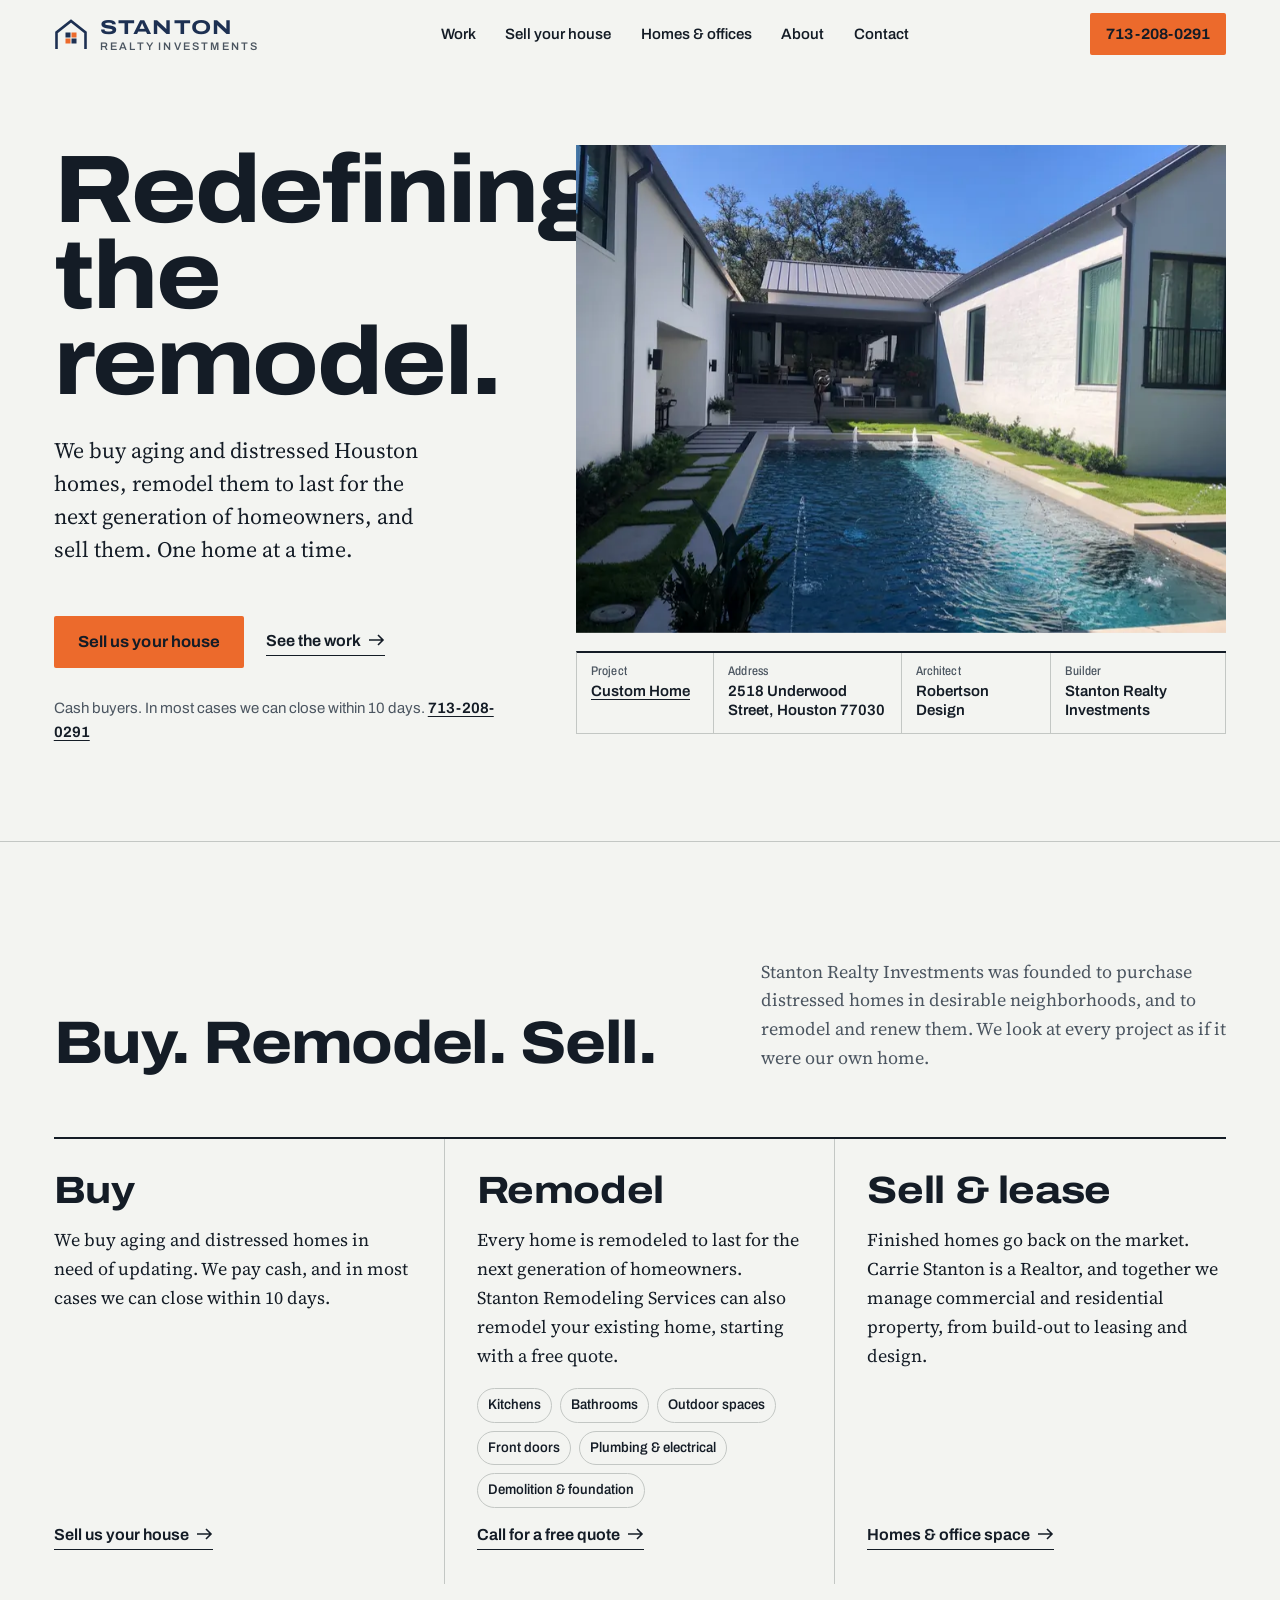
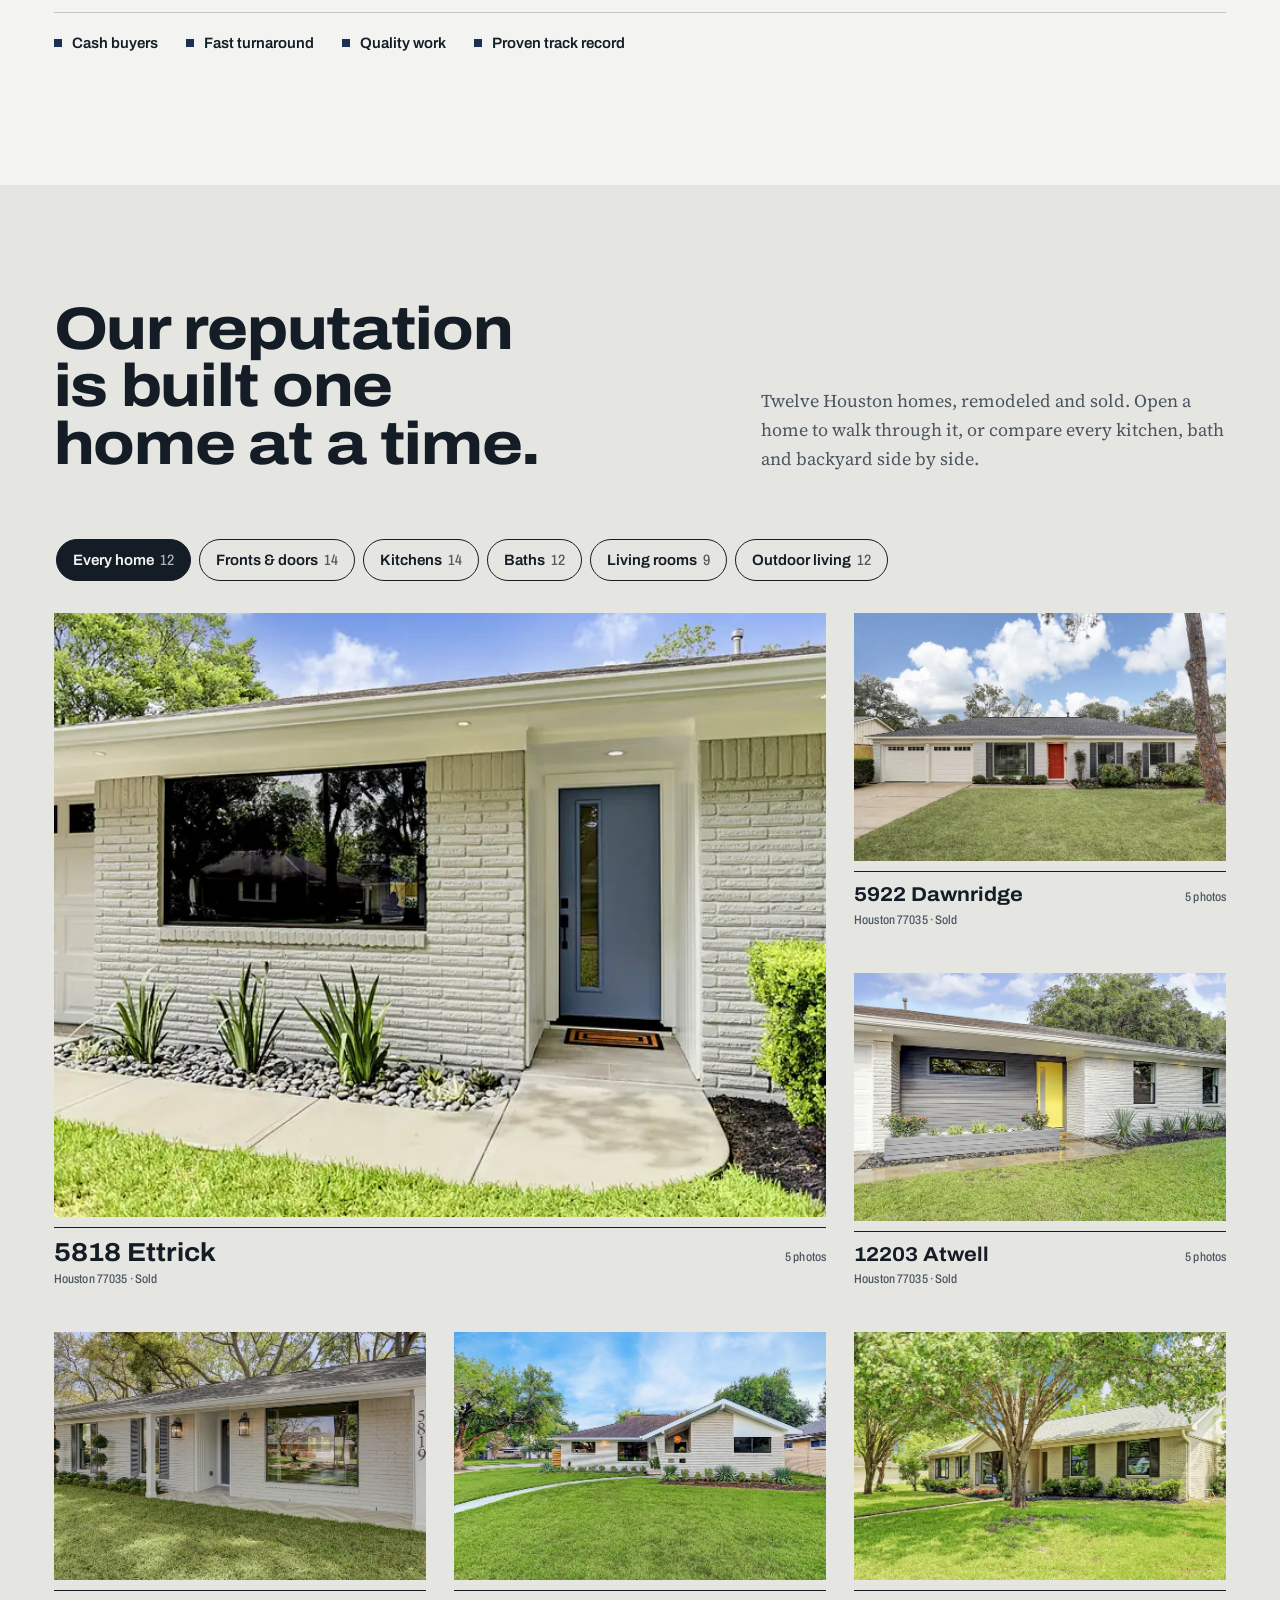
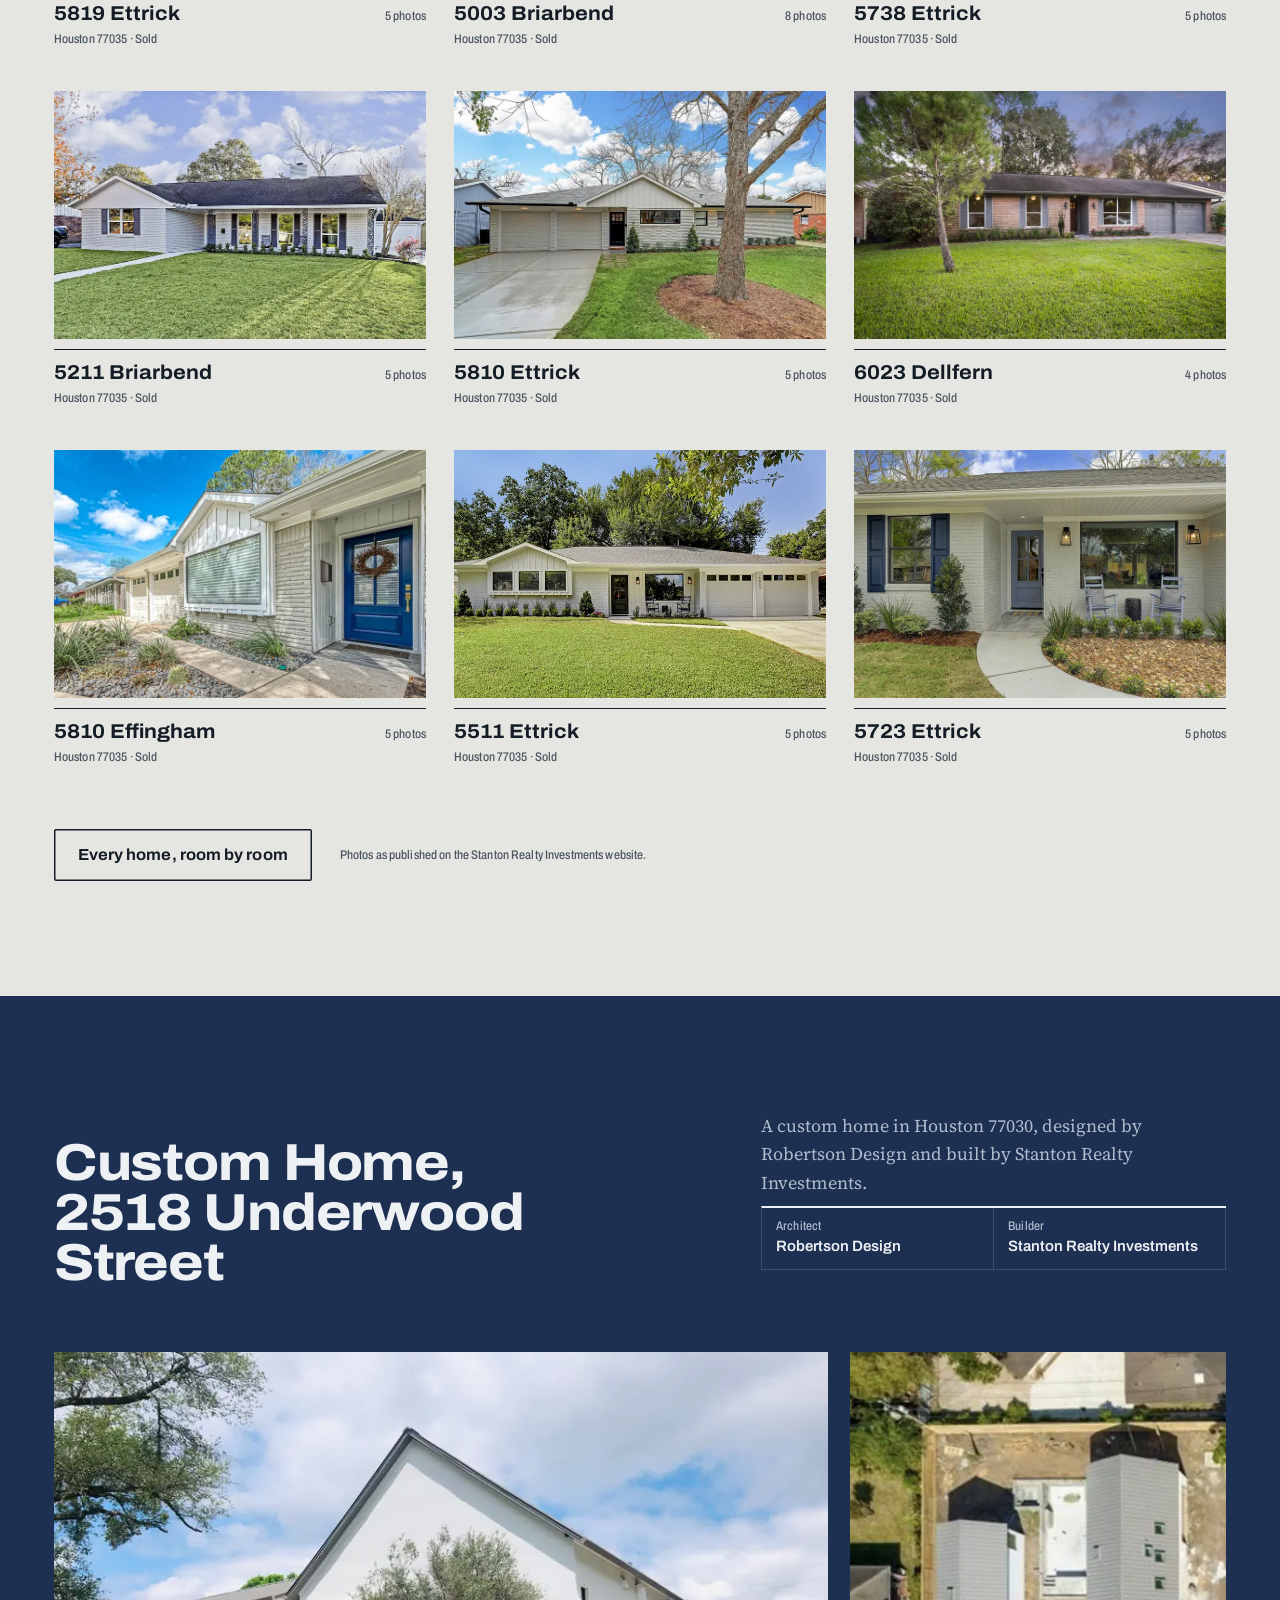
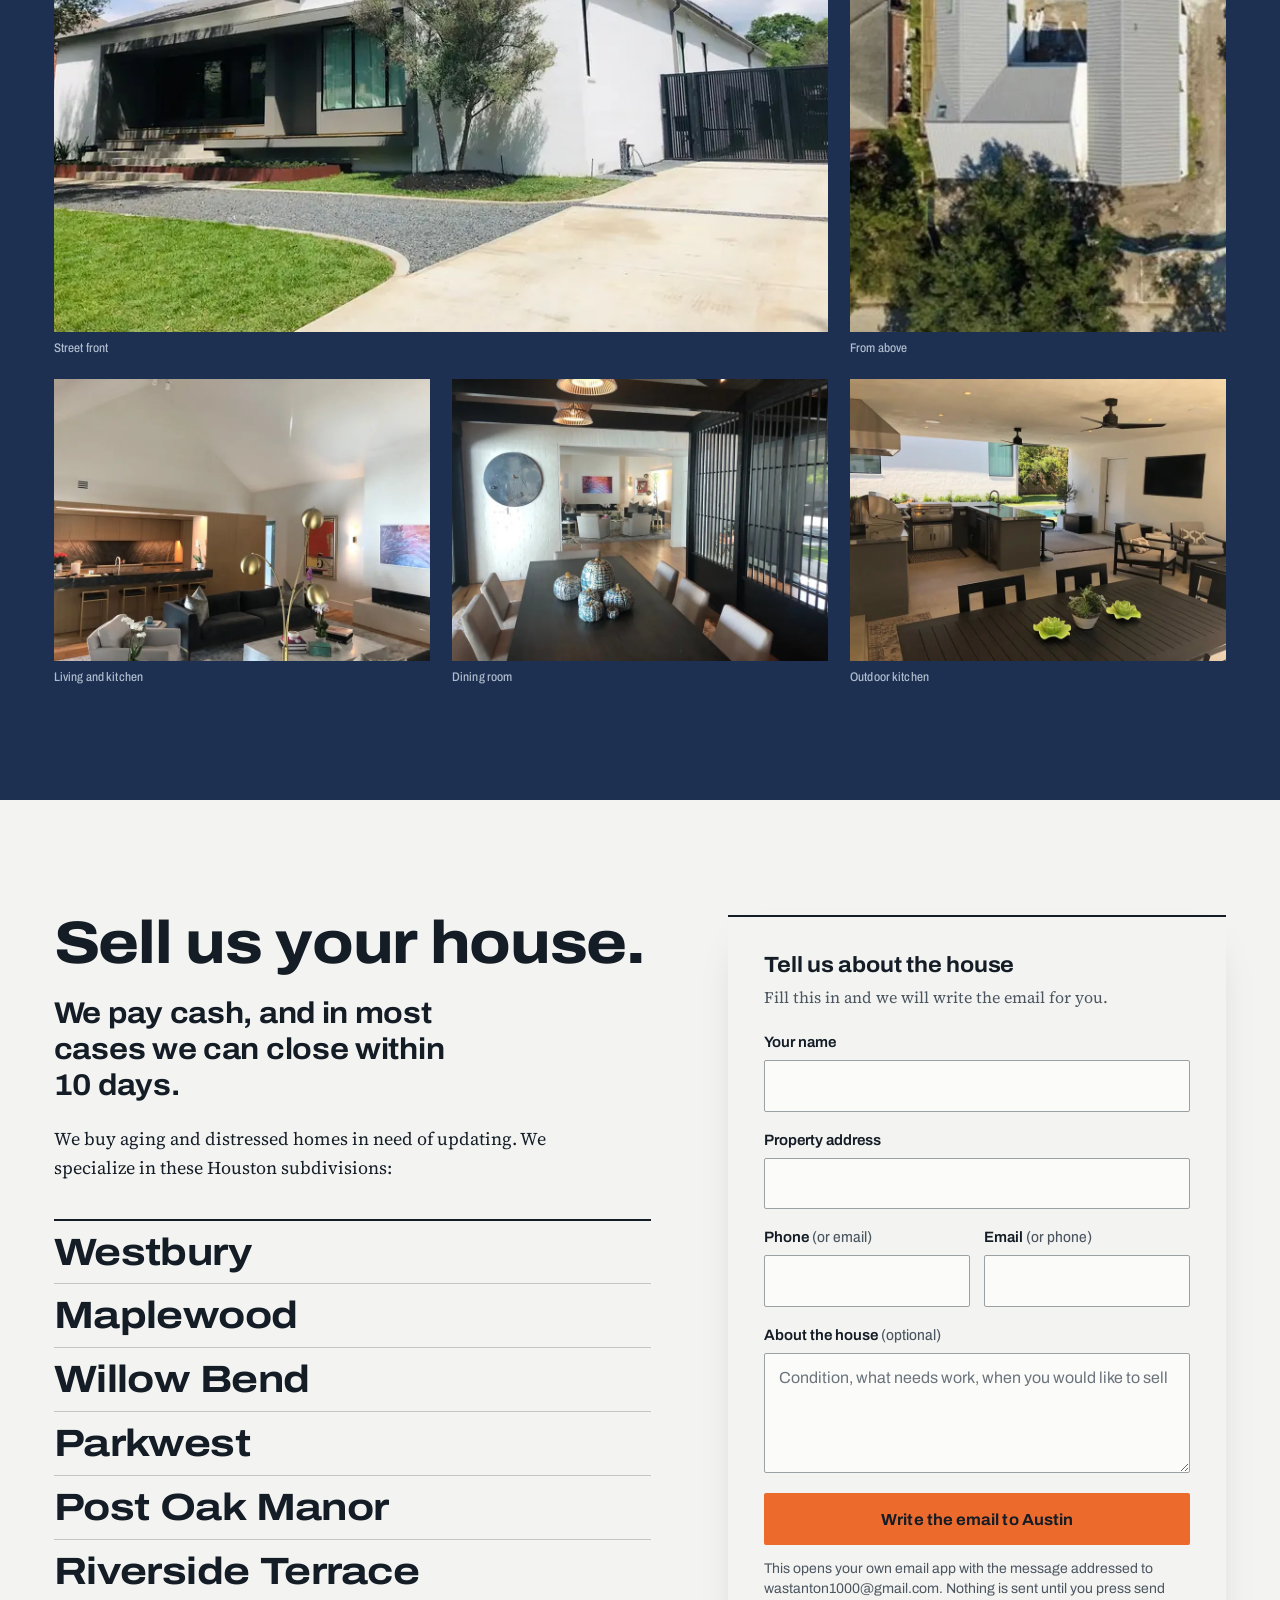
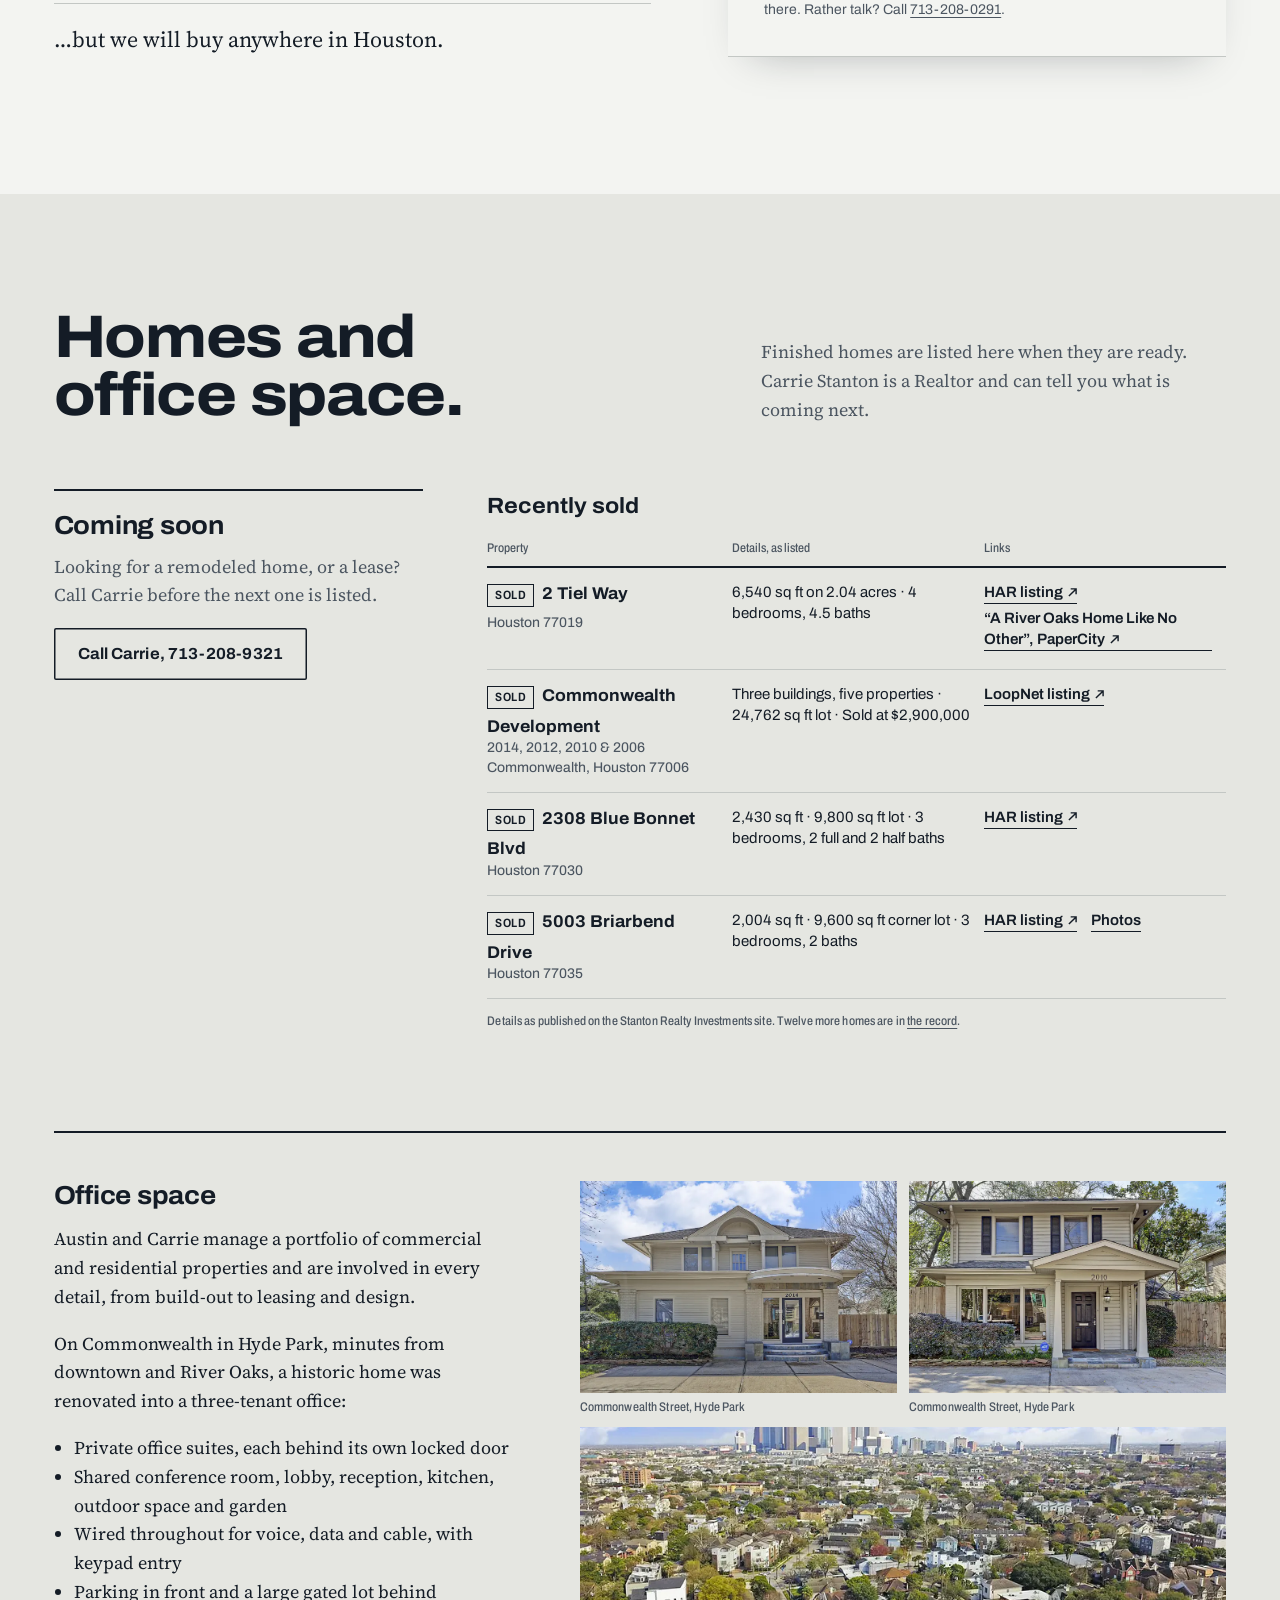
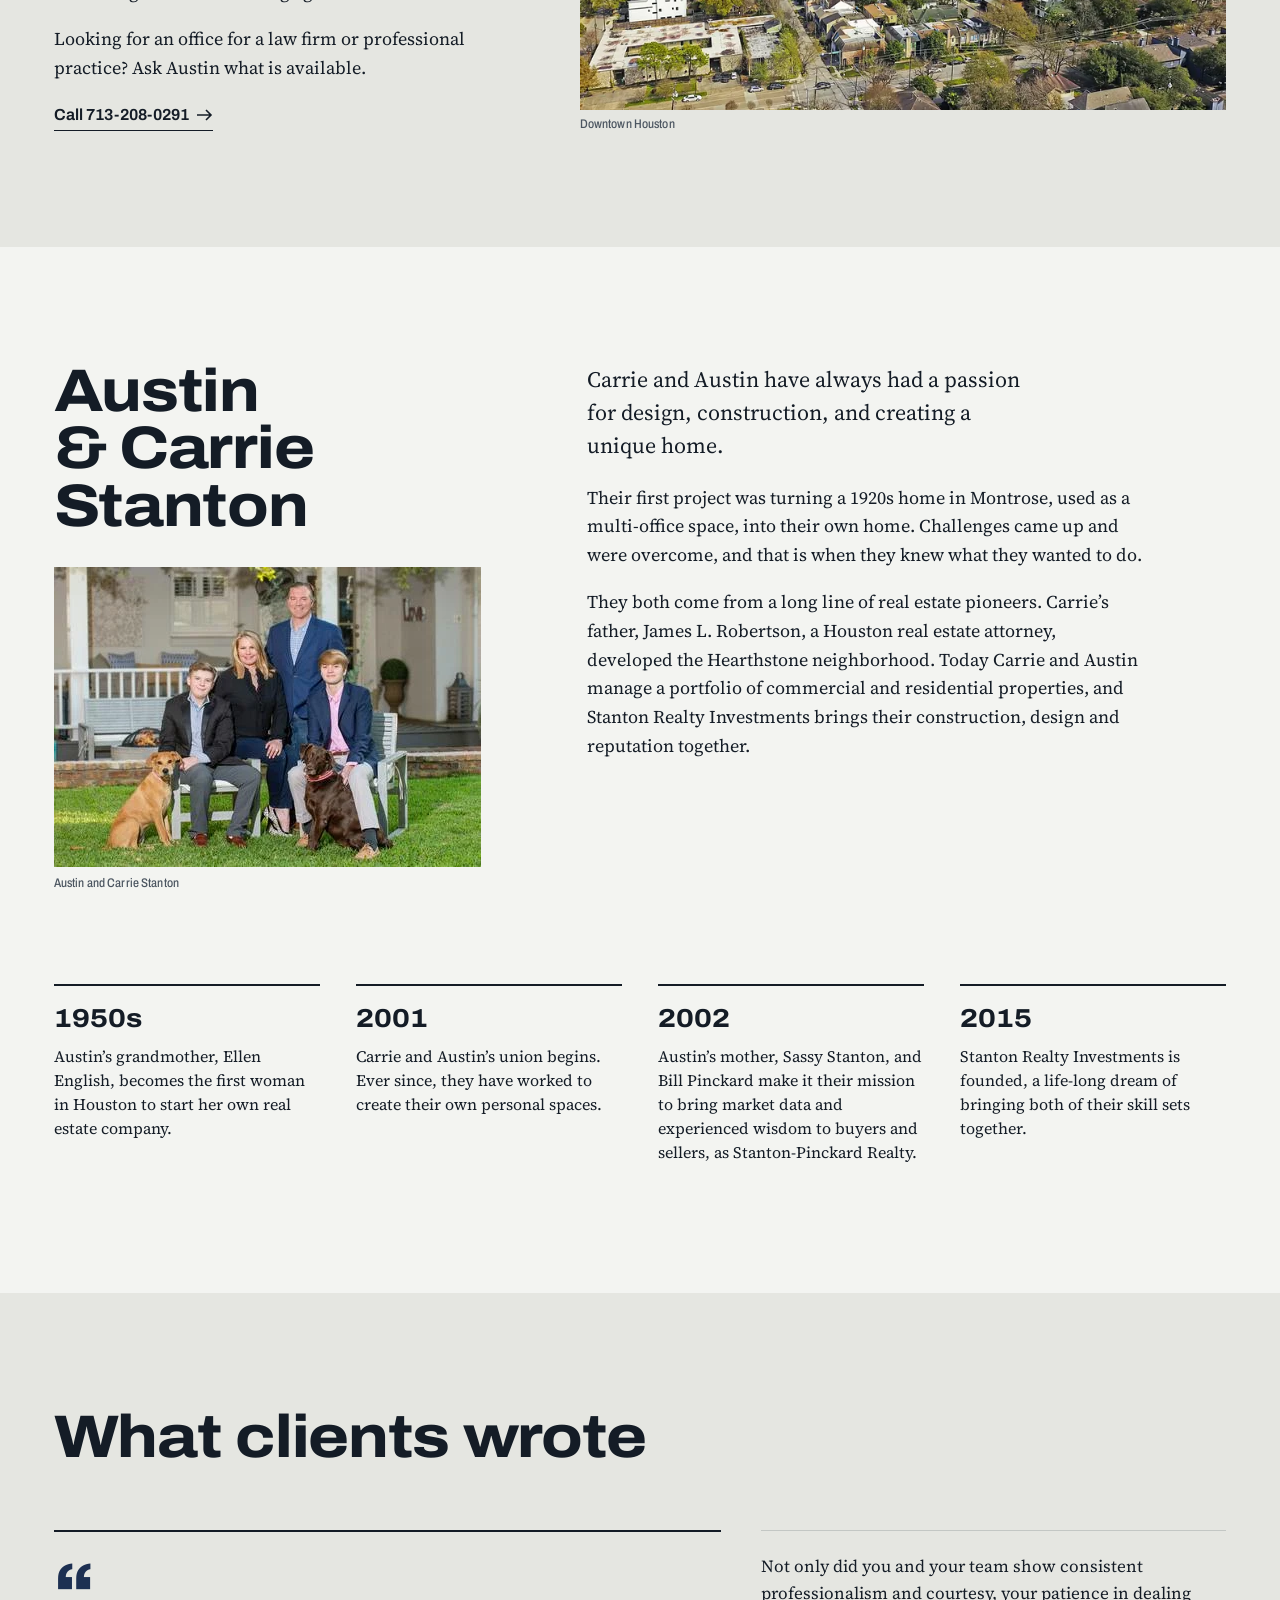
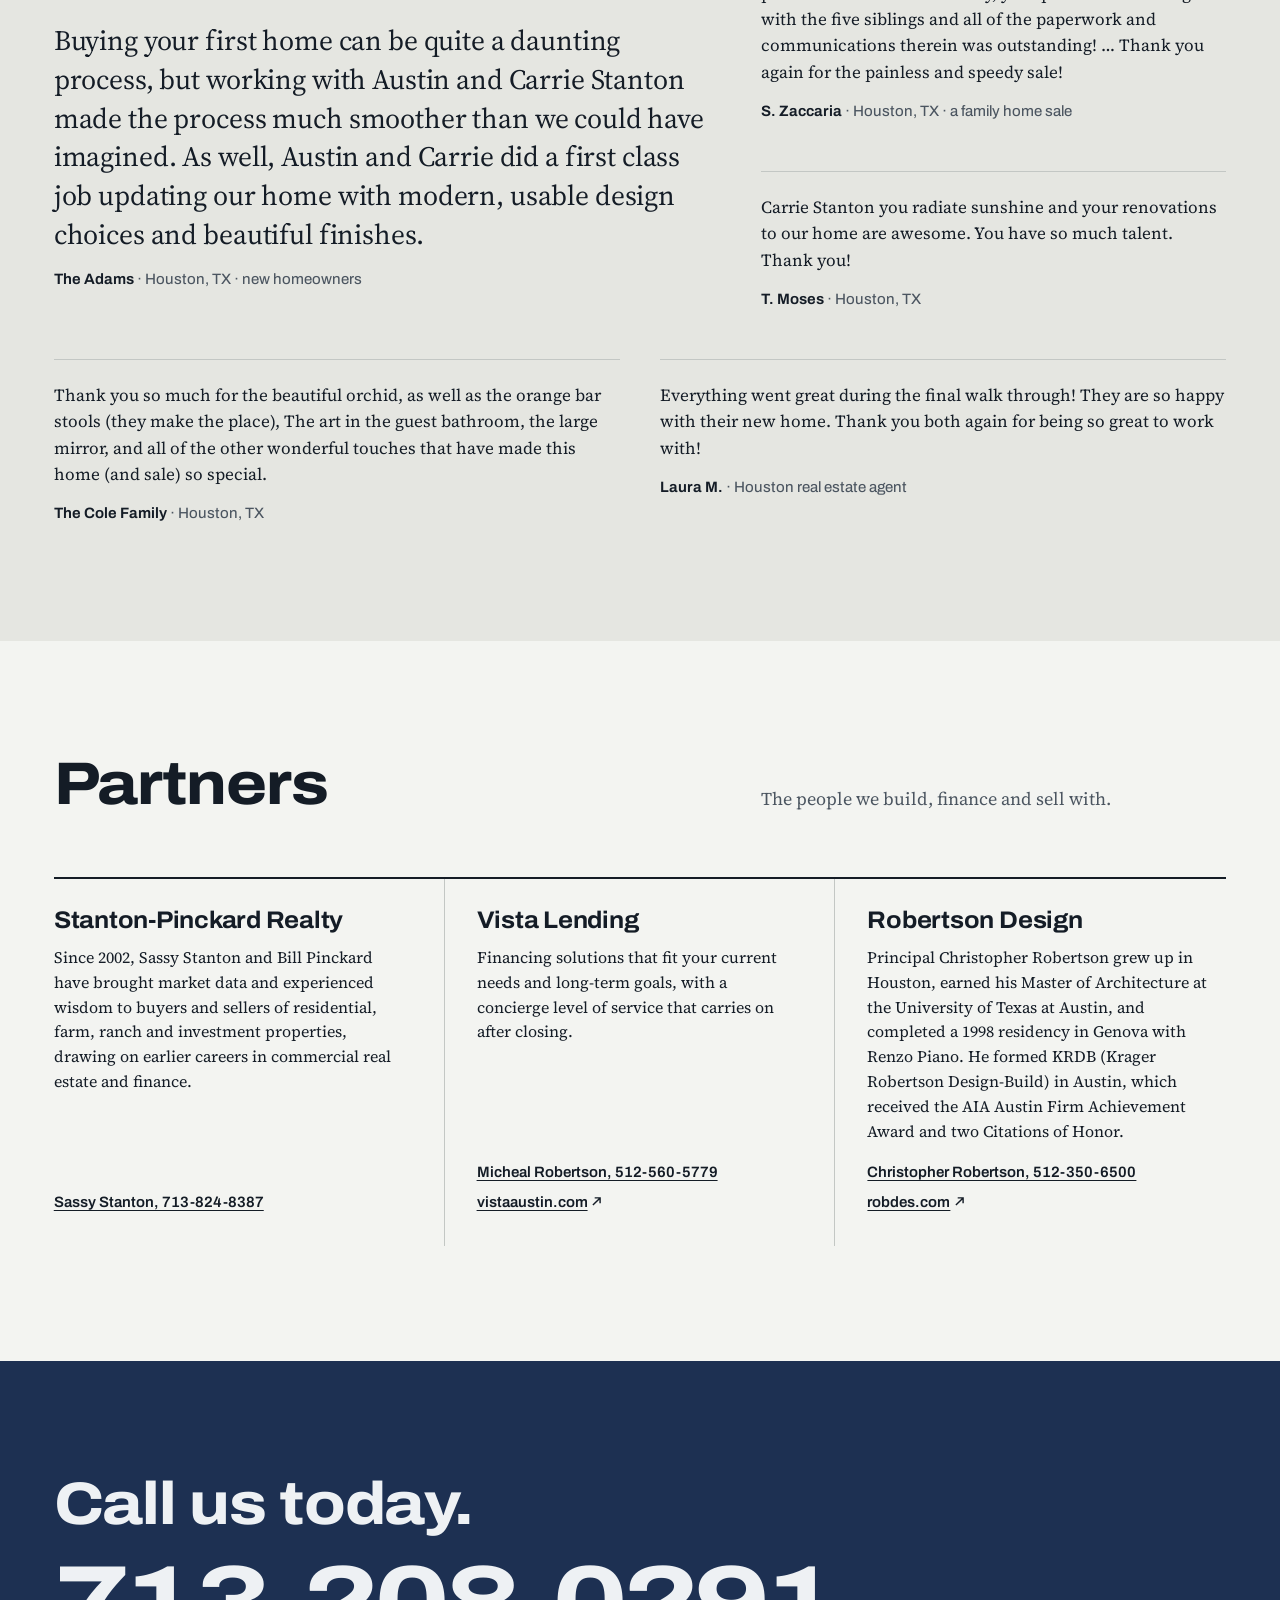
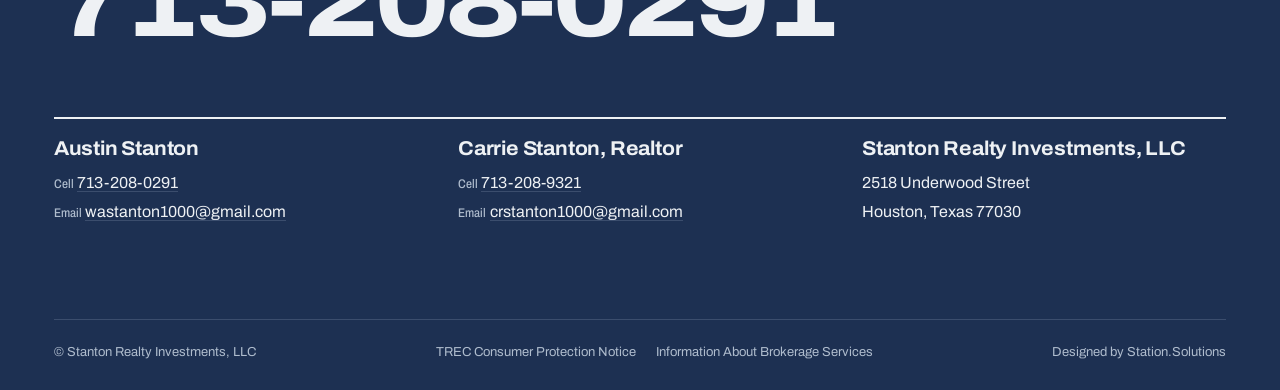
<file: index.html>
<!doctype html>
<html lang="en">
<head>
<meta charset="utf-8">
<meta name="viewport" content="width=device-width, initial-scale=1">
<meta name="robots" content="noindex, nofollow">
<title>Stanton Realty Investments | We buy, remodel and sell Houston homes</title>
<meta name="description" content="Stanton Realty Investments buys aging and distressed Houston homes for cash, closing in most cases within 10 days, then remodels and sells them. Westbury, Maplewood, Willow Bend, Parkwest, Post Oak Manor, Riverside Terrace and anywhere in Houston.">
<meta name="theme-color" content="#1d3052">
<meta property="og:title" content="Stanton Realty Investments | We buy, remodel and sell Houston homes">
<meta property="og:description" content="Stanton Realty Investments buys aging and distressed Houston homes for cash, closing in most cases within 10 days, then remodels and sells them. Westbury, Maplewood, Willow Bend, Parkwest, Post Oak Manor, Riverside Terrace and anywhere in Houston.">
<meta property="og:type" content="website">
<meta property="og:image" content="img/underwood-1-1440.webp">
<link rel="icon" href="data:image/svg+xml,%3Csvg xmlns='http://www.w3.org/2000/svg' viewBox='0 0 34 31'%3E%3Cpath d='M2.5 30V13.5L17 2l14.5 11.5V30' fill='none' stroke='%231d3052' stroke-width='3'/%3E%3Crect x='11.5' y='13.5' width='11' height='11' fill='%23ec6a2c'/%3E%3C/svg%3E">
<link rel="preload" href="fonts/archivo-var.woff2" as="font" type="font/woff2" crossorigin>
<link rel="stylesheet" href="css/site.css">
<script type="application/ld+json">
{
 "@context": "https://schema.org",
 "@type": "RealEstateAgent",
 "name": "Stanton Realty Investments, LLC",
 "description": "Stanton Realty Investments buys aging and distressed homes in Houston, pays cash, remodels them and sells them. Stanton Remodeling Services also remodels existing homes, bathrooms, kitchens and outdoor spaces.",
 "url": "https://www.stantonrealtyinv.com/",
 "telephone": "+1-713-208-0291",
 "email": "wastanton1000@gmail.com",
 "foundingDate": "2015",
 "address": {
  "@type": "PostalAddress",
  "streetAddress": "2518 Underwood Street",
  "addressLocality": "Houston",
  "addressRegion": "TX",
  "postalCode": "77030",
  "addressCountry": "US"
 },
 "areaServed": [
  {
   "@type": "City",
   "name": "Houston"
  },
  {
   "@type": "Place",
   "name": "Westbury, Houston"
  },
  {
   "@type": "Place",
   "name": "Maplewood, Houston"
  },
  {
   "@type": "Place",
   "name": "Willow Bend, Houston"
  },
  {
   "@type": "Place",
   "name": "Parkwest, Houston"
  },
  {
   "@type": "Place",
   "name": "Post Oak Manor, Houston"
  },
  {
   "@type": "Place",
   "name": "Riverside Terrace, Houston"
  }
 ],
 "founder": [
  {
   "@type": "Person",
   "name": "Austin Stanton",
   "telephone": "+1-713-208-0291"
  },
  {
   "@type": "Person",
   "name": "Carrie Stanton",
   "jobTitle": "Realtor",
   "telephone": "+1-713-208-9321"
  }
 ]
}
</script>
</head>
<body id="top">
<a class="skip" href="#main">Skip to content</a>
<header class="site-header">
  <div class="wrap header-row">
    <a class="brand" href="#top" aria-label="Stanton Realty Investments, home"><svg viewBox="0 0 34 31" aria-hidden="true"><path d="M2.5 30V13.5L17 2l14.5 11.5V30" fill="none" stroke="currentColor" stroke-width="2.6" stroke-linejoin="miter"/><rect x="11.5" y="13.5" width="5" height="5" fill="currentColor"/><rect x="17.5" y="13.5" width="5" height="5" fill="#ec6a2c"/><rect x="11.5" y="19.5" width="5" height="5" fill="#ec6a2c"/><rect x="17.5" y="19.5" width="5" height="5" fill="currentColor"/></svg><span class="brand-words"><span class="brand-name">STANTON</span><span class="brand-sub">Realty Investments</span></span></a>
    <nav class="nav" aria-label="Main"><a href="#work">Work</a><a href="#sell">Sell your house</a><a href="#homes">Homes & offices</a><a href="#about">About</a><a href="#contact">Contact</a></nav>
    <div class="header-actions">
      <a class="btn btn-primary header-call" href="tel:+17132080291"><span class="call-short">Call</span><span class="call-long">713-208-0291</span></a>
      <button class="menu-btn" type="button" aria-expanded="false" aria-controls="mobile-nav" aria-label="Menu"><span></span></button>
    </div>
  </div>
  <nav class="wrap mobile-nav" id="mobile-nav" aria-label="Main, mobile" hidden><a href="#work">Work</a><a href="#sell">Sell your house</a><a href="#homes">Homes & offices</a><a href="#about">About</a><a href="#contact">Contact</a></nav>
</header>
<main id="main">

<section class="hero" aria-labelledby="hero-h">
  <div class="wrap hero-grid">
    <div class="hero-copy">
      <h1 id="hero-h"><span class="l">Redefining</span> <span class="l">the</span> <span class="l">remodel.</span></h1>
      <p class="lede">We buy aging and distressed Houston homes, remodel them to last for the next generation of homeowners, and sell them. One home at a time.</p>
      <div class="hero-actions">
        <a class="btn btn-primary" href="#sell">Sell us your house</a>
        <a class="arrow-link" href="#work">See the work <svg width="16" height="12" viewBox="0 0 16 12" aria-hidden="true"><path d="M0 6h14M9 1l5 5-5 5" fill="none" stroke="currentColor" stroke-width="1.6"/></svg></a>
      </div>
      <p class="hero-note">Cash buyers. In most cases we can close within 10 days. <a href="tel:+17132080291">713-208-0291</a></p>
    </div>
    <figure class="hero-figure">
      <div class="frame"><img src="img/underwood-1-800.webp" srcset="img/underwood-1-800.webp 800w, img/underwood-1-1440.webp 1440w" sizes="(min-width: 960px) 56vw, 100vw" width="800" height="600" alt="Courtyard and pool at the custom home Stanton Realty Investments built at 2518 Underwood Street, Houston" fetchpriority="high" decoding="async"></div>
      <dl class="titleblock four">
        <div><dt class="label">Project</dt><dd><a href="#custom">Custom Home</a></dd></div>
        <div><dt class="label">Address</dt><dd>2518 Underwood Street, Houston 77030</dd></div>
        <div><dt class="label">Architect</dt><dd>Robertson Design</dd></div>
        <div><dt class="label">Builder</dt><dd>Stanton Realty Investments</dd></div>
      </dl>
    </figure>
  </div>
</section>

<section class="section rule-top" id="what" aria-labelledby="what-h">
  <div class="wrap">
    <div class="section-head split">
      <h2 id="what-h">Buy. Remodel. Sell.</h2>
      <p>Stanton Realty Investments was founded to purchase distressed homes in desirable neighborhoods, and to remodel and renew them. We look at every project as if it were our own home.</p>
    </div>
    <div class="schedule">
      <article>
        <h3>Buy</h3>
        <p>We buy aging and distressed homes in need of updating. We pay cash, and in most cases we can close within 10 days.</p>
        <a class="arrow-link" href="#sell">Sell us your house <svg width="16" height="12" viewBox="0 0 16 12" aria-hidden="true"><path d="M0 6h14M9 1l5 5-5 5" fill="none" stroke="currentColor" stroke-width="1.6"/></svg></a>
      </article>
      <article>
        <h3>Remodel</h3>
        <p>Every home is remodeled to last for the next generation of homeowners. Stanton Remodeling Services can also remodel your existing home, starting with a free quote.</p>
        <ul class="items" aria-label="Remodeling work">
          <li>Kitchens</li><li>Bathrooms</li><li>Outdoor spaces</li><li>Front doors</li><li>Plumbing &amp; electrical</li><li>Demolition &amp; foundation</li>
        </ul>
        <a class="arrow-link" href="tel:+17132080291">Call for a free quote <svg width="16" height="12" viewBox="0 0 16 12" aria-hidden="true"><path d="M0 6h14M9 1l5 5-5 5" fill="none" stroke="currentColor" stroke-width="1.6"/></svg></a>
      </article>
      <article>
        <h3>Sell &amp; lease</h3>
        <p>Finished homes go back on the market. Carrie Stanton is a Realtor, and together we manage commercial and residential property, from build-out to leasing and design.</p>
        <a class="arrow-link" href="#homes">Homes &amp; office space <svg width="16" height="12" viewBox="0 0 16 12" aria-hidden="true"><path d="M0 6h14M9 1l5 5-5 5" fill="none" stroke="currentColor" stroke-width="1.6"/></svg></a>
      </article>
    </div>
    <ul class="promise-row" aria-label="How we work">
      <li>Cash buyers</li><li>Fast turnaround</li><li>Quality work</li><li>Proven track record</li>
    </ul>
  </div>
</section>

<section class="section plaster" id="work" aria-labelledby="work-h">
  <div class="wrap">
    <div class="section-head split">
      <h2 id="work-h">Our reputation is built one home at a time.</h2>
      <p>Twelve Houston homes, remodeled and sold. Open a home to walk through it, or compare every kitchen, bath and backyard side by side.</p>
    </div>
    <div class="filters" role="group" aria-label="Show the work by room"><button class="filter" type="button" data-room="all" aria-pressed="true" data-announce="Showing every home: 12 homes">Every home<span class="n">12</span></button><button class="filter" type="button" data-room="front" aria-pressed="false" data-announce="Showing fronts &amp; doors: 14 photos">Fronts &amp; doors<span class="n">14</span></button><button class="filter" type="button" data-room="kitchen" aria-pressed="false" data-announce="Showing kitchens: 14 photos">Kitchens<span class="n">14</span></button><button class="filter" type="button" data-room="bath" aria-pressed="false" data-announce="Showing baths: 12 photos">Baths<span class="n">12</span></button><button class="filter" type="button" data-room="living" aria-pressed="false" data-announce="Showing living rooms: 9 photos">Living rooms<span class="n">9</span></button><button class="filter" type="button" data-room="outdoor" aria-pressed="false" data-announce="Showing outdoor living: 12 photos">Outdoor living<span class="n">12</span></button></div>
    <p class="visually-hidden" id="work-live" aria-live="polite"></p>
    <div class="grid-work homes" id="work-grid"><a class="tile" href="work.html#5818-ettrick" data-open="5818-ettrick"><span class="ph"><img src="img/5818-ettrick-0-800.webp" srcset="img/5818-ettrick-0-800.webp 800w, img/5818-ettrick-0-1600.webp 1600w" sizes="(min-width: 900px) 62vw, 100vw" width="800" height="533" alt="Front of 5818 Ettrick, Houston 77035" loading="lazy" decoding="async"></span><span class="tile-meta"><span><span class="tile-addr">5818 Ettrick</span><span class="tile-sub label">Houston 77035 &middot; Sold</span></span><span class="label count">5 photos</span></span></a><a class="tile" href="work.html#5922-dawnridge" data-open="5922-dawnridge"><span class="ph"><img src="img/5922-dawnridge-0-800.webp" srcset="img/5922-dawnridge-0-800.webp 800w, img/5922-dawnridge-0-1600.webp 1600w" sizes="(min-width: 900px) 30vw, 50vw" width="800" height="533" alt="Front of 5922 Dawnridge, Houston 77035" loading="lazy" decoding="async"></span><span class="tile-meta"><span><span class="tile-addr">5922 Dawnridge</span><span class="tile-sub label">Houston 77035 &middot; Sold</span></span><span class="label count">5 photos</span></span></a><a class="tile" href="work.html#12203-atwell" data-open="12203-atwell"><span class="ph"><img src="img/12203-atwell-0-800.webp" srcset="img/12203-atwell-0-800.webp 800w, img/12203-atwell-0-1600.webp 1600w" sizes="(min-width: 900px) 30vw, 50vw" width="800" height="533" alt="Front of 12203 Atwell, Houston 77035" loading="lazy" decoding="async"></span><span class="tile-meta"><span><span class="tile-addr">12203 Atwell</span><span class="tile-sub label">Houston 77035 &middot; Sold</span></span><span class="label count">5 photos</span></span></a><a class="tile" href="work.html#5819-ettrick" data-open="5819-ettrick"><span class="ph"><img src="img/5819-ettrick-0-800.webp" srcset="img/5819-ettrick-0-800.webp 800w, img/5819-ettrick-0-1600.webp 1600w" sizes="(min-width: 900px) 30vw, 50vw" width="800" height="533" alt="Front of 5819 Ettrick, Houston 77035" loading="lazy" decoding="async"></span><span class="tile-meta"><span><span class="tile-addr">5819 Ettrick</span><span class="tile-sub label">Houston 77035 &middot; Sold</span></span><span class="label count">5 photos</span></span></a><a class="tile" href="work.html#5003-briarbend" data-open="5003-briarbend"><span class="ph"><img src="img/5003-briarbend-0-800.webp" srcset="img/5003-briarbend-0-800.webp 800w, img/5003-briarbend-0-1600.webp 1600w" sizes="(min-width: 900px) 30vw, 50vw" width="800" height="533" alt="Front of 5003 Briarbend, Houston 77035" loading="lazy" decoding="async"></span><span class="tile-meta"><span><span class="tile-addr">5003 Briarbend</span><span class="tile-sub label">Houston 77035 &middot; Sold</span></span><span class="label count">8 photos</span></span></a><a class="tile" href="work.html#5738-ettrick" data-open="5738-ettrick"><span class="ph"><img src="img/5738-ettrick-0-800.webp" srcset="img/5738-ettrick-0-800.webp 800w, img/5738-ettrick-0-1600.webp 1600w" sizes="(min-width: 900px) 30vw, 50vw" width="800" height="533" alt="Front of 5738 Ettrick, Houston 77035" loading="lazy" decoding="async"></span><span class="tile-meta"><span><span class="tile-addr">5738 Ettrick</span><span class="tile-sub label">Houston 77035 &middot; Sold</span></span><span class="label count">5 photos</span></span></a><a class="tile" href="work.html#5211-briarbend" data-open="5211-briarbend"><span class="ph"><img src="img/5211-briarbend-0-800.webp" srcset="img/5211-briarbend-0-800.webp 800w, img/5211-briarbend-0-1600.webp 1600w" sizes="(min-width: 900px) 30vw, 50vw" width="800" height="533" alt="Front of 5211 Briarbend, Houston 77035" loading="lazy" decoding="async"></span><span class="tile-meta"><span><span class="tile-addr">5211 Briarbend</span><span class="tile-sub label">Houston 77035 &middot; Sold</span></span><span class="label count">5 photos</span></span></a><a class="tile" href="work.html#5810-ettrick" data-open="5810-ettrick"><span class="ph"><img src="img/5810-ettrick-0-800.webp" srcset="img/5810-ettrick-0-800.webp 800w, img/5810-ettrick-0-1600.webp 1024w" sizes="(min-width: 900px) 30vw, 50vw" width="800" height="533" alt="Front of 5810 Ettrick, Houston 77035" loading="lazy" decoding="async"></span><span class="tile-meta"><span><span class="tile-addr">5810 Ettrick</span><span class="tile-sub label">Houston 77035 &middot; Sold</span></span><span class="label count">5 photos</span></span></a><a class="tile" href="work.html#6023-dellfern" data-open="6023-dellfern"><span class="ph"><img src="img/6023-dellfern-0-800.webp" srcset="img/6023-dellfern-0-800.webp 800w, img/6023-dellfern-0-1600.webp 1600w" sizes="(min-width: 900px) 30vw, 50vw" width="800" height="532" alt="Front of 6023 Dellfern, Houston 77035" loading="lazy" decoding="async"></span><span class="tile-meta"><span><span class="tile-addr">6023 Dellfern</span><span class="tile-sub label">Houston 77035 &middot; Sold</span></span><span class="label count">4 photos</span></span></a><a class="tile" href="work.html#5810-effingham" data-open="5810-effingham"><span class="ph"><img src="img/5810-effingham-0-800.webp" srcset="img/5810-effingham-0-800.webp 800w, img/5810-effingham-0-1600.webp 1024w" sizes="(min-width: 900px) 30vw, 50vw" width="800" height="534" alt="Front of 5810 Effingham, Houston 77035" loading="lazy" decoding="async"></span><span class="tile-meta"><span><span class="tile-addr">5810 Effingham</span><span class="tile-sub label">Houston 77035 &middot; Sold</span></span><span class="label count">5 photos</span></span></a><a class="tile" href="work.html#5511-ettrick" data-open="5511-ettrick"><span class="ph"><img src="img/5511-ettrick-0-800.webp" srcset="img/5511-ettrick-0-800.webp 800w, img/5511-ettrick-0-1600.webp 1024w" sizes="(min-width: 900px) 30vw, 50vw" width="800" height="483" alt="Front of 5511 Ettrick, Houston 77035" loading="lazy" decoding="async"></span><span class="tile-meta"><span><span class="tile-addr">5511 Ettrick</span><span class="tile-sub label">Houston 77035 &middot; Sold</span></span><span class="label count">5 photos</span></span></a><a class="tile" href="work.html#5723-ettrick" data-open="5723-ettrick"><span class="ph"><img src="img/5723-ettrick-0-800.webp" srcset="img/5723-ettrick-0-800.webp 800w, img/5723-ettrick-0-1600.webp 1024w" sizes="(min-width: 900px) 30vw, 50vw" width="800" height="534" alt="Front of 5723 Ettrick, Houston 77035" loading="lazy" decoding="async"></span><span class="tile-meta"><span><span class="tile-addr">5723 Ettrick</span><span class="tile-sub label">Houston 77035 &middot; Sold</span></span><span class="label count">5 photos</span></span></a></div>
    <div class="work-foot">
      <a class="btn btn-quiet" href="work.html">Every home, room by room</a>
      <span class="label">Photos as published on the Stanton Realty Investments website.</span>
    </div>
  </div>
</section>

<section class="section on-navy" id="custom" aria-labelledby="custom-h">
  <div class="wrap">
    <div class="section-head split custom-head">
      <h2 id="custom-h">Custom Home,<br> 2518 Underwood Street</h2>
      <div>
        <p>A custom home in Houston 77030, designed by Robertson Design and built by Stanton Realty Investments.</p>
        <dl class="titleblock">
          <div><dt class="label">Architect</dt><dd>Robertson Design</dd></div>
          <div><dt class="label">Builder</dt><dd>Stanton Realty Investments</dd></div>
        </dl>
      </div>
    </div>
    <div class="custom-grid"><figure class="a"><span class="ph"><img src="img/underwood-0-800.webp" srcset="img/underwood-0-800.webp 800w, img/underwood-0-1440.webp 1440w" sizes="(min-width: 900px) 62vw, 100vw" width="800" height="600" alt="Custom home at 2518 Underwood Street: street front" loading="lazy" decoding="async"></span><figcaption class="label">Street front</figcaption></figure><figure class="e"><span class="ph"><img src="img/underwood-5-800.webp" srcset="img/underwood-5-800.webp 674w" sizes="(min-width: 900px) 31vw, 100vw" width="674" height="1080" alt="Custom home at 2518 Underwood Street: from above" loading="lazy" decoding="async"></span><figcaption class="label">From above</figcaption></figure><figure class="b"><span class="ph"><img src="img/underwood-2-800.webp" srcset="img/underwood-2-800.webp 800w, img/underwood-2-1440.webp 1280w" sizes="(min-width: 900px) 31vw, 100vw" width="800" height="600" alt="Custom home at 2518 Underwood Street: living and kitchen" loading="lazy" decoding="async"></span><figcaption class="label">Living and kitchen</figcaption></figure><figure class="c"><span class="ph"><img src="img/underwood-3-800.webp" srcset="img/underwood-3-800.webp 800w, img/underwood-3-1440.webp 1280w" sizes="(min-width: 900px) 31vw, 100vw" width="800" height="600" alt="Custom home at 2518 Underwood Street: dining room" loading="lazy" decoding="async"></span><figcaption class="label">Dining room</figcaption></figure><figure class="d"><span class="ph"><img src="img/underwood-4-800.webp" srcset="img/underwood-4-800.webp 800w, img/underwood-4-1440.webp 1440w" sizes="(min-width: 900px) 31vw, 100vw" width="800" height="600" alt="Custom home at 2518 Underwood Street: outdoor kitchen" loading="lazy" decoding="async"></span><figcaption class="label">Outdoor kitchen</figcaption></figure></div>
  </div>
</section>

<section class="section" id="sell" aria-labelledby="sell-h">
  <div class="wrap sell-grid">
    <div>
      <h2 id="sell-h">Sell us your house.</h2>
      <p class="promise">We pay cash, and in most cases we can close within 10&nbsp;days.</p>
      <p class="measure" style="margin-top:22px">We buy aging and distressed homes in need of updating. We specialize in these Houston subdivisions:</p>
      <ul class="hoods"><li><span class="name">Westbury</span></li><li><span class="name">Maplewood</span></li><li><span class="name">Willow Bend</span></li><li><span class="name">Parkwest</span></li><li><span class="name">Post Oak Manor</span></li><li><span class="name">Riverside Terrace</span></li></ul>
      <p class="hoods-anywhere">&hellip;but we will buy anywhere in Houston.</p>
    </div>
    <form class="form" id="sell-form" data-to="wastanton1000@gmail.com" novalidate>
      <h3>Tell us about the house</h3>
      <p class="intro">Fill this in and we will write the email for you.</p>
      <div class="field"><label for="f-name">Your name</label><input id="f-name" name="name" autocomplete="name" required aria-describedby="f-name-err"><span class="err" id="f-name-err"></span></div>
      <div class="field"><label for="f-address">Property address</label><input id="f-address" name="address" autocomplete="street-address" required aria-describedby="f-address-err"><span class="err" id="f-address-err"></span></div>
      <div class="two">
        <div class="field"><label for="f-phone">Phone <span class="opt">(or email)</span></label><input id="f-phone" name="phone" type="tel" autocomplete="tel" aria-describedby="f-phone-err"><span class="err" id="f-phone-err"></span></div>
        <div class="field"><label for="f-email">Email <span class="opt">(or phone)</span></label><input id="f-email" name="email" type="email" autocomplete="email"></div>
      </div>
      <div class="field"><label for="f-about">About the house <span class="opt">(optional)</span></label><textarea id="f-about" name="about" placeholder="Condition, what needs work, when you would like to sell"></textarea></div>
      <button class="btn btn-primary" type="submit">Write the email to Austin</button>
      <p class="form-honest">This opens your own email app with the message addressed to wastanton1000@gmail.com. Nothing is sent until you press send there. Rather talk? Call <a href="tel:+17132080291">713-208-0291</a>.</p>
      <p class="form-status" id="sell-status" role="status" hidden></p>
    </form>
  </div>
</section>

<section class="section plaster" id="homes" aria-labelledby="homes-h">
  <div class="wrap">
    <div class="section-head split">
      <h2 id="homes-h">Homes and office space.</h2>
      <p>Finished homes are listed here when they are ready. Carrie Stanton is a Realtor and can tell you what is coming next.</p>
    </div>
    <div class="homes-grid">
      <div class="soon">
        <h3>Coming soon</h3>
        <p>Looking for a remodeled home, or a lease? Call Carrie before the next one is listed.</p>
        <a class="btn btn-quiet" href="tel:+17132089321">Call Carrie, 713-208-9321</a>
      </div>
      <div>
        <table class="ledger"><caption>Recently sold</caption><thead><tr><th scope="col">Property</th><th scope="col">Details, as listed</th><th scope="col">Links</th></tr></thead><tbody><tr><td><span class="status">SOLD</span><span class="addr">2 Tiel Way</span><span class="zip">Houston 77019</span></td><td>6,540 sq ft on 2.04 acres &middot; 4 bedrooms, 4.5 baths</td><td class="links"><a href="https://www.har.com/homedetail/2-tiel-way-houston-tx-77019/14850357" class=ext target=_blank rel=noopener>HAR listing</a><a href="https://www.papercitymag.com/real-estate/river-oaks-home-2-tiel-way-houston-christopher-robertson-mackie-kamrath/" class=ext target=_blank rel=noopener>&ldquo;A River Oaks Home Like No Other&rdquo;, PaperCity</a></td></tr><tr><td><span class="status">SOLD</span><span class="addr">Commonwealth Development</span><span class="zip">2014, 2012, 2010 &amp; 2006 Commonwealth, Houston 77006</span></td><td>Three buildings, five properties &middot; 24,762 sq ft lot &middot; Sold at $2,900,000</td><td class="links"><a href="https://www.loopnet.com/Listing/Commonwealth-St-Development/14889758/" class=ext target=_blank rel=noopener>LoopNet listing</a></td></tr><tr><td><span class="status">SOLD</span><span class="addr">2308 Blue Bonnet Blvd</span><span class="zip">Houston 77030</span></td><td>2,430 sq ft &middot; 9,800 sq ft lot &middot; 3 bedrooms, 2 full and 2 half baths</td><td class="links"><a href="https://www.har.com/homedetail/2308-blue-bonnet-blvd-houston-tx-77030/3108911" class=ext target=_blank rel=noopener>HAR listing</a></td></tr><tr><td><span class="status">SOLD</span><span class="addr">5003 Briarbend Drive</span><span class="zip">Houston 77035</span></td><td>2,004 sq ft &middot; 9,600 sq ft corner lot &middot; 3 bedrooms, 2 baths</td><td class="links"><a href="https://www.har.com/homedetail/5003-briarbend-dr-houston-tx-77035/3241283" class=ext target=_blank rel=noopener>HAR listing</a><a href="work.html#5003-briarbend">Photos</a></td></tr></tbody></table>
        <p class="label" style="margin-top:14px">Details as published on the Stanton Realty Investments site. Twelve more homes are in <a href="work.html">the record</a>.</p>
      </div>
    </div>
    <div class="office" id="office">
      <div>
        <h3>Office space</h3>
        <p>Austin and Carrie manage a portfolio of commercial and residential properties and are involved in every detail, from build-out to leasing and design.</p>
        <p>On Commonwealth in Hyde Park, minutes from downtown and River Oaks, a historic home was renovated into a three-tenant office:</p>
        <ul>
          <li>Private office suites, each behind its own locked door</li>
          <li>Shared conference room, lobby, reception, kitchen, outdoor space and garden</li>
          <li>Wired throughout for voice, data and cable, with keypad entry</li>
          <li>Parking in front and a large gated lot behind</li>
        </ul>
        <p>Looking for an office for a law firm or professional practice? Ask Austin what is available.</p>
        <a class="arrow-link" href="tel:+17132080291">Call 713-208-0291 <svg width="16" height="12" viewBox="0 0 16 12" aria-hidden="true"><path d="M0 6h14M9 1l5 5-5 5" fill="none" stroke="currentColor" stroke-width="1.6"/></svg></a>
      </div>
      <div class="office-photos"><figure class=""><span class="ph"><img src="img/commonwealth-0-800.webp" srcset="img/commonwealth-0-800.webp 800w, img/commonwealth-0-1600.webp 1600w" sizes="(min-width: 1000px) 30vw, 50vw" width="800" height="533" alt="Commonwealth Street, Hyde Park" loading="lazy" decoding="async"></span><figcaption class="label">Commonwealth Street, Hyde Park</figcaption></figure><figure class=""><span class="ph"><img src="img/commonwealth-1-800.webp" srcset="img/commonwealth-1-800.webp 800w, img/commonwealth-1-1600.webp 1600w" sizes="(min-width: 1000px) 30vw, 50vw" width="800" height="533" alt="Commonwealth Street, Hyde Park" loading="lazy" decoding="async"></span><figcaption class="label">Commonwealth Street, Hyde Park</figcaption></figure><figure class="wide"><span class="ph"><img src="img/commonwealth-2-800.webp" srcset="img/commonwealth-2-800.webp 800w, img/commonwealth-2-1600.webp 1600w" sizes="(min-width: 1000px) 58vw, 100vw" width="800" height="450" alt="Downtown Houston" loading="lazy" decoding="async"></span><figcaption class="label">Downtown Houston</figcaption></figure></div>
    </div>
  </div>
</section>

<section class="section" id="about" aria-labelledby="about-h">
  <div class="wrap about-grid">
    <div>
      <h2 id="about-h">Austin &amp; Carrie Stanton</h2>
      <figure class="portrait" style="margin-top:32px">
        <img src="img/stanton-family.webp" width="427" height="300" alt="Austin and Carrie Stanton with their family" loading="lazy" decoding="async">
        <figcaption class="label">Austin and Carrie Stanton</figcaption>
      </figure>
    </div>
    <div>
      <p class="lede" style="max-width:40ch">Carrie and Austin have always had a passion for design, construction, and creating a unique home.</p>
      <div class="measure">
        <p>Their first project was turning a 1920s home in Montrose, used as a multi-office space, into their own home. Challenges came up and were overcome, and that is when they knew what they wanted to do.</p>
        <p>They both come from a long line of real estate pioneers. Carrie&rsquo;s father, James&nbsp;L. Robertson, a Houston real estate attorney, developed the Hearthstone neighborhood. Today Carrie and Austin manage a portfolio of commercial and residential properties, and Stanton Realty Investments brings their construction, design and reputation together.</p>
      </div>

    </div>
    <ol class="chrono" aria-label="A family in Houston real estate">
        <li><span class="yr">1950s</span><p>Austin&rsquo;s grandmother, Ellen English, becomes the first woman in Houston to start her own real estate company.</p></li>
        <li><span class="yr">2001</span><p>Carrie and Austin&rsquo;s union begins. Ever since, they have worked to create their own personal spaces.</p></li>
        <li><span class="yr">2002</span><p>Austin&rsquo;s mother, Sassy Stanton, and Bill Pinckard make it their mission to bring market data and experienced wisdom to buyers and sellers, as Stanton-Pinckard Realty.</p></li>
        <li><span class="yr">2015</span><p>Stanton Realty Investments is founded, a life-long dream of bringing both of their skill sets together.</p></li>
      </ol>
  </div>
</section>

<section class="section plaster" id="words" aria-labelledby="words-h">
  <div class="wrap">
    <div class="section-head"><h2 id="words-h">What clients wrote</h2></div>
    <div class="quotes">
      <figure class="quote lead"><blockquote><p>Buying your first home can be quite a daunting process, but working with Austin and Carrie Stanton made the process much smoother than we could have imagined. As well, Austin and Carrie did a first class job updating our home with modern, usable design choices and beautiful finishes.</p></blockquote><figcaption>The Adams <span>&middot; Houston, TX &middot; new homeowners</span></figcaption></figure>
      <figure class="quote q2"><blockquote><p>Not only did you and your team show consistent professionalism and courtesy, your patience in dealing with the five siblings and all of the paperwork and communications therein was outstanding! &hellip; Thank you again for the painless and speedy sale!</p></blockquote><figcaption>S. Zaccaria <span>&middot; Houston, TX &middot; a family home sale</span></figcaption></figure>
      <figure class="quote q3"><blockquote><p>Carrie Stanton you radiate sunshine and your renovations to our home are awesome. You have so much talent. Thank you!</p></blockquote><figcaption>T. Moses <span>&middot; Houston, TX</span></figcaption></figure>
      <figure class="quote q4"><blockquote><p>Thank you so much for the beautiful orchid, as well as the orange bar stools (they make the place), The art in the guest bathroom, the large mirror, and all of the other wonderful touches that have made this home (and sale) so special.</p></blockquote><figcaption>The Cole Family <span>&middot; Houston, TX</span></figcaption></figure>
      <figure class="quote q5"><blockquote><p>Everything went great during the final walk through! They are so happy with their new home. Thank you both again for being so great to work with!</p></blockquote><figcaption>Laura M. <span>&middot; Houston real estate agent</span></figcaption></figure>
    </div>
  </div>
</section>

<section class="section" id="partners" aria-labelledby="partners-h">
  <div class="wrap">
    <div class="section-head split">
      <h2 id="partners-h">Partners</h2>
      <p>The people we build, finance and sell with.</p>
    </div>
    <div class="partners">
      <article class="partner">
        <h3>Stanton-Pinckard Realty</h3>
        <p>Since 2002, Sassy Stanton and Bill Pinckard have brought market data and experienced wisdom to buyers and sellers of residential, farm, ranch and investment properties, drawing on earlier careers in commercial real estate and finance.</p>
        <p class="contact"><a href="tel:+17138248387">Sassy Stanton, 713-824-8387</a></p>
      </article>
      <article class="partner">
        <h3>Vista Lending</h3>
        <p>Financing solutions that fit your current needs and long-term goals, with a concierge level of service that carries on after closing.</p>
        <p class="contact"><a href="tel:+15125605779">Micheal Robertson, 512-560-5779</a><a class="ext" href="https://www.vistaaustin.com/" target="_blank" rel="noopener">vistaaustin.com</a></p>
      </article>
      <article class="partner">
        <h3>Robertson Design</h3>
        <p>Principal Christopher Robertson grew up in Houston, earned his Master of Architecture at the University of Texas at Austin, and completed a 1998 residency in Genova with Renzo Piano. He formed KRDB (Krager Robertson Design-Build) in Austin, which received the AIA Austin Firm Achievement Award and two Citations of Honor.</p>
        <p class="contact"><a href="tel:+15123506500">Christopher Robertson, 512-350-6500</a><a class="ext" href="https://robdes.com/" target="_blank" rel="noopener">robdes.com</a></p>
      </article>
    </div>
  </div>
</section>

</main>
<footer class="on-navy contact" id="contact">
  <div class="wrap">
    <h2>Call us today.</h2>
    <a class="big-phone" href="tel:+17132080291">713-208-0291</a>
    <div class="contact-grid">
      <div>
        <h3>Austin Stanton</h3>
        <p><span class="label">Cell</span> <a href="tel:+17132080291">713-208-0291</a></p>
        <p><span class="label">Email</span> <a href="mailto:wastanton1000@gmail.com">wastanton1000@gmail.com</a></p>
      </div>
      <div>
        <h3>Carrie Stanton, Realtor</h3>
        <p><span class="label">Cell</span> <a href="tel:+17132089321">713-208-9321</a></p>
        <p><span class="label">Email</span> <a href="mailto:crstanton1000@gmail.com">crstanton1000@gmail.com</a></p>
      </div>
      <div>
        <h3>Stanton Realty Investments, LLC</h3>
        <p>2518 Underwood Street</p>
        <p>Houston, Texas 77030</p>
      </div>
    </div>
    <div class="footer-row">
      <span>&copy; Stanton Realty Investments, LLC</span>
      <nav aria-label="Legal">
        <a href="https://www.trec.texas.gov/forms/consumer-protection-notice" target="_blank" rel="noopener">TREC Consumer Protection Notice</a>
        <a href="https://www.trec.texas.gov/forms/information-about-brokerage-services" target="_blank" rel="noopener">Information About Brokerage Services</a>
      </nav>
      <span class="credit">Designed by <a href="https://station.solutions/" target="_blank" rel="noopener">Station.Solutions</a></span>
    </div>
  </div>
</footer>
<dialog class="viewer" id="viewer" aria-label="Photo viewer">
  <div class="v-top">
    <div class="v-title"><span class="v-title-text"></span><span class="label v-sub"></span></div>
    <div class="v-actions"><a class="v-har ext" href="#" target="_blank" rel="noopener">HAR listing</a>
      <button class="v-btn v-close" type="button" aria-label="Close photos"><svg width="16" height="16" viewBox="0 0 16 16" aria-hidden="true"><path d="M2 2l12 12M14 2 2 14" stroke="currentColor" stroke-width="1.8"/></svg></button></div>
  </div>
  <div class="v-stage">
    <button class="v-btn v-prev" type="button" aria-label="Previous photo"><svg width="16" height="16" viewBox="0 0 16 16" aria-hidden="true"><path d="M11 2 5 8l6 6" fill="none" stroke="currentColor" stroke-width="1.8"/></svg></button>
    <button class="v-btn v-next" type="button" aria-label="Next photo"><svg width="16" height="16" viewBox="0 0 16 16" aria-hidden="true"><path d="m5 2 6 6-6 6" fill="none" stroke="currentColor" stroke-width="1.8"/></svg></button>
  </div>
  <div><p class="v-cap"></p><div class="v-strip"></div></div>
</dialog>
<script type="application/json" id="work-data">{"projects":[{"slug":"5818-ettrick","addr":"5818 Ettrick","zip":"77035","har":"https://www.har.com/5818-ettrick-drive/sold_84006726","photos":[{"s800":"img/5818-ettrick-0-800.webp","s1600":"img/5818-ettrick-0-1600.webp","w800":800,"h800":533,"w1600":1600,"h1600":1067,"key":"front","room":"Front of house","alt":"Front of house at 5818 Ettrick, Houston 77035"},{"s800":"img/5818-ettrick-1-800.webp","s1600":"img/5818-ettrick-1-1600.webp","w800":800,"h800":533,"w1600":1600,"h1600":1067,"key":"kitchen","room":"Kitchen","alt":"Kitchen at 5818 Ettrick, Houston 77035"},{"s800":"img/5818-ettrick-2-800.webp","s1600":"img/5818-ettrick-2-1600.webp","w800":800,"h800":533,"w1600":1600,"h1600":1067,"key":"living","room":"Living room","alt":"Living room at 5818 Ettrick, Houston 77035"},{"s800":"img/5818-ettrick-3-800.webp","s1600":"img/5818-ettrick-3-1600.webp","w800":800,"h800":533,"w1600":1600,"h1600":1067,"key":"outdoor","room":"Outdoor living","alt":"Outdoor living at 5818 Ettrick, Houston 77035"},{"s800":"img/5818-ettrick-4-800.webp","s1600":"img/5818-ettrick-4-1600.webp","w800":800,"h800":600,"w1600":1440,"h1600":1080,"key":"outdoor","room":"Outdoor living","alt":"Outdoor living at 5818 Ettrick, Houston 77035"}]},{"slug":"5922-dawnridge","addr":"5922 Dawnridge","zip":"77035","har":"https://www.har.com/5922-dawnridge-dr/sold_99470034","photos":[{"s800":"img/5922-dawnridge-0-800.webp","s1600":"img/5922-dawnridge-0-1600.webp","w800":800,"h800":533,"w1600":1600,"h1600":1067,"key":"front","room":"Front of house","alt":"Front of house at 5922 Dawnridge, Houston 77035"},{"s800":"img/5922-dawnridge-1-800.webp","s1600":"img/5922-dawnridge-1-1600.webp","w800":800,"h800":533,"w1600":1600,"h1600":1065,"key":"living","room":"Living room","alt":"Living room at 5922 Dawnridge, Houston 77035"},{"s800":"img/5922-dawnridge-2-800.webp","s1600":"img/5922-dawnridge-2-1600.webp","w800":800,"h800":533,"w1600":1600,"h1600":1066,"key":"kitchen","room":"Kitchen","alt":"Kitchen at 5922 Dawnridge, Houston 77035"},{"s800":"img/5922-dawnridge-3-800.webp","s1600":"img/5922-dawnridge-3-1600.webp","w800":800,"h800":532,"w1600":1600,"h1600":1064,"key":"bath","room":"Bath","alt":"Bath at 5922 Dawnridge, Houston 77035"},{"s800":"img/5922-dawnridge-4-800.webp","s1600":"img/5922-dawnridge-4-1600.webp","w800":800,"h800":533,"w1600":1600,"h1600":1067,"key":"outdoor","room":"Outdoor living","alt":"Outdoor living at 5922 Dawnridge, Houston 77035"}]},{"slug":"12203-atwell","addr":"12203 Atwell","zip":"77035","har":"https://www.har.com/homedetail/12203-atwell-dr-houston-tx-77035/11870845","photos":[{"s800":"img/12203-atwell-0-800.webp","s1600":"img/12203-atwell-0-1600.webp","w800":800,"h800":533,"w1600":1600,"h1600":1067,"key":"front","room":"Front of house","alt":"Front of house at 12203 Atwell, Houston 77035"},{"s800":"img/12203-atwell-1-800.webp","s1600":"img/12203-atwell-1-1600.webp","w800":800,"h800":533,"w1600":1600,"h1600":1067,"key":"kitchen","room":"Kitchen","alt":"Kitchen at 12203 Atwell, Houston 77035"},{"s800":"img/12203-atwell-2-800.webp","s1600":"img/12203-atwell-2-1600.webp","w800":800,"h800":533,"w1600":1600,"h1600":1067,"key":"living","room":"Living room","alt":"Living room at 12203 Atwell, Houston 77035"},{"s800":"img/12203-atwell-3-800.webp","s1600":"img/12203-atwell-3-1600.webp","w800":800,"h800":533,"w1600":1600,"h1600":1067,"key":"bath","room":"Bath","alt":"Bath at 12203 Atwell, Houston 77035"},{"s800":"img/12203-atwell-4-800.webp","s1600":"img/12203-atwell-4-1600.webp","w800":800,"h800":533,"w1600":1600,"h1600":1067,"key":"outdoor","room":"Outdoor living","alt":"Outdoor living at 12203 Atwell, Houston 77035"}]},{"slug":"5819-ettrick","addr":"5819 Ettrick","zip":"77035","har":"https://www.har.com/5819-ettrick-drive/sold_92174439","photos":[{"s800":"img/5819-ettrick-0-800.webp","s1600":"img/5819-ettrick-0-1600.webp","w800":800,"h800":533,"w1600":1600,"h1600":1065,"key":"front","room":"Front of house","alt":"Front of house at 5819 Ettrick, Houston 77035"},{"s800":"img/5819-ettrick-1-800.webp","s1600":"img/5819-ettrick-1-1600.webp","w800":800,"h800":533,"w1600":1600,"h1600":1067,"key":"living","room":"Living room","alt":"Living room at 5819 Ettrick, Houston 77035"},{"s800":"img/5819-ettrick-2-800.webp","s1600":"img/5819-ettrick-2-1600.webp","w800":800,"h800":534,"w1600":1600,"h1600":1067,"key":"kitchen","room":"Kitchen","alt":"Kitchen at 5819 Ettrick, Houston 77035"},{"s800":"img/5819-ettrick-3-800.webp","s1600":"img/5819-ettrick-3-1600.webp","w800":800,"h800":534,"w1600":1600,"h1600":1067,"key":"bath","room":"Bath","alt":"Bath at 5819 Ettrick, Houston 77035"},{"s800":"img/5819-ettrick-4-800.webp","s1600":"img/5819-ettrick-4-1600.webp","w800":800,"h800":533,"w1600":1600,"h1600":1067,"key":"outdoor","room":"Outdoor living","alt":"Outdoor living at 5819 Ettrick, Houston 77035"}]},{"slug":"5003-briarbend","addr":"5003 Briarbend","zip":"77035","har":"https://www.har.com/homedetail/5003-briarbend-dr-houston-tx-77035/3241283","photos":[{"s800":"img/5003-briarbend-0-800.webp","s1600":"img/5003-briarbend-0-1600.webp","w800":800,"h800":533,"w1600":1600,"h1600":1067,"key":"front","room":"Front of house","alt":"Front of house at 5003 Briarbend, Houston 77035"},{"s800":"img/5003-briarbend-1-800.webp","s1600":"img/5003-briarbend-1-1600.webp","w800":800,"h800":533,"w1600":1600,"h1600":1067,"key":"front","room":"Front of house","alt":"Front of house at 5003 Briarbend, Houston 77035"},{"s800":"img/5003-briarbend-2-800.webp","s1600":"img/5003-briarbend-2-1600.webp","w800":800,"h800":533,"w1600":1600,"h1600":1067,"key":"living","room":"Living room","alt":"Living room at 5003 Briarbend, Houston 77035"},{"s800":"img/5003-briarbend-3-800.webp","s1600":"img/5003-briarbend-3-1600.webp","w800":800,"h800":533,"w1600":1600,"h1600":1067,"key":"kitchen","room":"Kitchen","alt":"Kitchen at 5003 Briarbend, Houston 77035"},{"s800":"img/5003-briarbend-4-800.webp","s1600":"img/5003-briarbend-4-1600.webp","w800":800,"h800":533,"w1600":1600,"h1600":1067,"key":"living","room":"Living room","alt":"Living room at 5003 Briarbend, Houston 77035"},{"s800":"img/5003-briarbend-5-800.webp","s1600":"img/5003-briarbend-5-1600.webp","w800":800,"h800":533,"w1600":1600,"h1600":1067,"key":"bath","room":"Bath","alt":"Bath at 5003 Briarbend, Houston 77035"},{"s800":"img/5003-briarbend-6-800.webp","s1600":"img/5003-briarbend-6-1600.webp","w800":800,"h800":533,"w1600":1600,"h1600":1067,"key":"bath","room":"Bath","alt":"Bath at 5003 Briarbend, Houston 77035"},{"s800":"img/5003-briarbend-7-800.webp","s1600":"img/5003-briarbend-7-1600.webp","w800":800,"h800":533,"w1600":1600,"h1600":1067,"key":"outdoor","room":"Outdoor living","alt":"Outdoor living at 5003 Briarbend, Houston 77035"}]},{"slug":"5738-ettrick","addr":"5738 Ettrick","zip":"77035","har":"https://www.har.com/5738-ettrick-dr/sale_9058768","photos":[{"s800":"img/5738-ettrick-0-800.webp","s1600":"img/5738-ettrick-0-1600.webp","w800":800,"h800":533,"w1600":1600,"h1600":1067,"key":"front","room":"Front of house","alt":"Front of house at 5738 Ettrick, Houston 77035"},{"s800":"img/5738-ettrick-1-800.webp","s1600":"img/5738-ettrick-1-1600.webp","w800":800,"h800":533,"w1600":1600,"h1600":1067,"key":"kitchen","room":"Kitchen","alt":"Kitchen at 5738 Ettrick, Houston 77035"},{"s800":"img/5738-ettrick-2-800.webp","s1600":"img/5738-ettrick-2-1600.webp","w800":800,"h800":533,"w1600":1600,"h1600":1067,"key":"kitchen","room":"Kitchen","alt":"Kitchen at 5738 Ettrick, Houston 77035"},{"s800":"img/5738-ettrick-3-800.webp","s1600":"img/5738-ettrick-3-1600.webp","w800":800,"h800":533,"w1600":1600,"h1600":1067,"key":"bath","room":"Bath","alt":"Bath at 5738 Ettrick, Houston 77035"},{"s800":"img/5738-ettrick-4-800.webp","s1600":"img/5738-ettrick-4-1600.webp","w800":800,"h800":533,"w1600":1600,"h1600":1067,"key":"outdoor","room":"Outdoor living","alt":"Outdoor living at 5738 Ettrick, Houston 77035"}]},{"slug":"5211-briarbend","addr":"5211 Briarbend","zip":"77035","har":"https://www.har.com/5211-briarbend-drive/sold_7630163","photos":[{"s800":"img/5211-briarbend-0-800.webp","s1600":"img/5211-briarbend-0-1600.webp","w800":800,"h800":533,"w1600":1600,"h1600":1067,"key":"front","room":"Front of house","alt":"Front of house at 5211 Briarbend, Houston 77035"},{"s800":"img/5211-briarbend-1-800.webp","s1600":"img/5211-briarbend-1-1600.webp","w800":800,"h800":533,"w1600":1600,"h1600":1067,"key":"living","room":"Living room","alt":"Living room at 5211 Briarbend, Houston 77035"},{"s800":"img/5211-briarbend-2-800.webp","s1600":"img/5211-briarbend-2-1600.webp","w800":800,"h800":533,"w1600":1600,"h1600":1067,"key":"kitchen","room":"Kitchen","alt":"Kitchen at 5211 Briarbend, Houston 77035"},{"s800":"img/5211-briarbend-3-800.webp","s1600":"img/5211-briarbend-3-1600.webp","w800":800,"h800":533,"w1600":1600,"h1600":1067,"key":"outdoor","room":"Outdoor living","alt":"Outdoor living at 5211 Briarbend, Houston 77035"},{"s800":"img/5211-briarbend-4-800.webp","s1600":"img/5211-briarbend-4-1600.webp","w800":800,"h800":533,"w1600":1600,"h1600":1067,"key":"bath","room":"Bath","alt":"Bath at 5211 Briarbend, Houston 77035"}]},{"slug":"5810-ettrick","addr":"5810 Ettrick","zip":"77035","har":"https://www.har.com/homedetail/5810-ettrick-dr-houston-tx-77035/3256263","photos":[{"s800":"img/5810-ettrick-0-800.webp","s1600":"img/5810-ettrick-0-1600.webp","w800":800,"h800":533,"w1600":1024,"h1600":682,"key":"front","room":"Front of house","alt":"Front of house at 5810 Ettrick, Houston 77035"},{"s800":"img/5810-ettrick-1-800.webp","s1600":"img/5810-ettrick-1-1600.webp","w800":800,"h800":534,"w1600":1600,"h1600":1067,"key":"living","room":"Living room","alt":"Living room at 5810 Ettrick, Houston 77035"},{"s800":"img/5810-ettrick-2-800.webp","s1600":"img/5810-ettrick-2-1600.webp","w800":800,"h800":533,"w1600":1600,"h1600":1067,"key":"kitchen","room":"Kitchen","alt":"Kitchen at 5810 Ettrick, Houston 77035"},{"s800":"img/5810-ettrick-3-800.webp","s1600":"img/5810-ettrick-3-1600.webp","w800":800,"h800":533,"w1600":1600,"h1600":1067,"key":"bath","room":"Bath","alt":"Bath at 5810 Ettrick, Houston 77035"},{"s800":"img/5810-ettrick-4-800.webp","s1600":"img/5810-ettrick-4-1600.webp","w800":800,"h800":533,"w1600":1600,"h1600":1067,"key":"bath","room":"Bath","alt":"Bath at 5810 Ettrick, Houston 77035"}]},{"slug":"6023-dellfern","addr":"6023 Dellfern","zip":"77035","har":"https://www.har.com/homedetail/6023-dellfern-dr-houston-tx-77035/3260255","photos":[{"s800":"img/6023-dellfern-0-800.webp","s1600":"img/6023-dellfern-0-1600.webp","w800":800,"h800":532,"w1600":1600,"h1600":1065,"key":"front","room":"Front of house","alt":"Front of house at 6023 Dellfern, Houston 77035"},{"s800":"img/6023-dellfern-1-800.webp","s1600":"img/6023-dellfern-1-1600.webp","w800":800,"h800":532,"w1600":1600,"h1600":1065,"key":"kitchen","room":"Kitchen","alt":"Kitchen at 6023 Dellfern, Houston 77035"},{"s800":"img/6023-dellfern-2-800.webp","s1600":"img/6023-dellfern-2-1600.webp","w800":800,"h800":532,"w1600":1600,"h1600":1065,"key":"kitchen","room":"Kitchen","alt":"Kitchen at 6023 Dellfern, Houston 77035"},{"s800":"img/6023-dellfern-3-800.webp","s1600":"img/6023-dellfern-3-1600.webp","w800":800,"h800":532,"w1600":1600,"h1600":1065,"key":"outdoor","room":"Outdoor living","alt":"Outdoor living at 6023 Dellfern, Houston 77035"}]},{"slug":"5810-effingham","addr":"5810 Effingham","zip":"77035","har":null,"photos":[{"s800":"img/5810-effingham-0-800.webp","s1600":"img/5810-effingham-0-1600.webp","w800":800,"h800":534,"w1600":1024,"h1600":683,"key":"front","room":"Front of house","alt":"Front of house at 5810 Effingham, Houston 77035"},{"s800":"img/5810-effingham-1-800.webp","s1600":"img/5810-effingham-1-1600.webp","w800":800,"h800":534,"w1600":1600,"h1600":1067,"key":"kitchen","room":"Kitchen","alt":"Kitchen at 5810 Effingham, Houston 77035"},{"s800":"img/5810-effingham-2-800.webp","s1600":"img/5810-effingham-2-1600.webp","w800":800,"h800":533,"w1600":1024,"h1600":682,"key":"living","room":"Living room","alt":"Living room at 5810 Effingham, Houston 77035"},{"s800":"img/5810-effingham-3-800.webp","s1600":"img/5810-effingham-3-1600.webp","w800":800,"h800":533,"w1600":1024,"h1600":682,"key":"bath","room":"Bath","alt":"Bath at 5810 Effingham, Houston 77035"},{"s800":"img/5810-effingham-4-800.webp","s1600":"img/5810-effingham-4-1600.webp","w800":800,"h800":534,"w1600":1024,"h1600":683,"key":"outdoor","room":"Outdoor living","alt":"Outdoor living at 5810 Effingham, Houston 77035"}]},{"slug":"5511-ettrick","addr":"5511 Ettrick","zip":"77035","har":"https://www.har.com/5511-n-ettrick/sale_56133551","photos":[{"s800":"img/5511-ettrick-0-800.webp","s1600":"img/5511-ettrick-0-1600.webp","w800":800,"h800":483,"w1600":1024,"h1600":618,"key":"front","room":"Front of house","alt":"Front of house at 5511 Ettrick, Houston 77035"},{"s800":"img/5511-ettrick-1-800.webp","s1600":"img/5511-ettrick-1-1600.webp","w800":800,"h800":534,"w1600":1024,"h1600":683,"key":"front","room":"Front of house","alt":"Front of house at 5511 Ettrick, Houston 77035"},{"s800":"img/5511-ettrick-2-800.webp","s1600":"img/5511-ettrick-2-1600.webp","w800":800,"h800":534,"w1600":1024,"h1600":683,"key":"kitchen","room":"Kitchen","alt":"Kitchen at 5511 Ettrick, Houston 77035"},{"s800":"img/5511-ettrick-3-800.webp","s1600":"img/5511-ettrick-3-1600.webp","w800":800,"h800":534,"w1600":1024,"h1600":683,"key":"bath","room":"Bath","alt":"Bath at 5511 Ettrick, Houston 77035"},{"s800":"img/5511-ettrick-4-800.webp","s1600":"img/5511-ettrick-4-1600.webp","w800":800,"h800":534,"w1600":1024,"h1600":683,"key":"outdoor","room":"Outdoor living","alt":"Outdoor living at 5511 Ettrick, Houston 77035"}]},{"slug":"5723-ettrick","addr":"5723 Ettrick","zip":"77035","har":"https://www.har.com/5723-ettrick-dr/sale_64093870","photos":[{"s800":"img/5723-ettrick-0-800.webp","s1600":"img/5723-ettrick-0-1600.webp","w800":800,"h800":534,"w1600":1024,"h1600":683,"key":"front","room":"Front of house","alt":"Front of house at 5723 Ettrick, Houston 77035"},{"s800":"img/5723-ettrick-1-800.webp","s1600":"img/5723-ettrick-1-1600.webp","w800":800,"h800":534,"w1600":1024,"h1600":683,"key":"kitchen","room":"Kitchen","alt":"Kitchen at 5723 Ettrick, Houston 77035"},{"s800":"img/5723-ettrick-2-800.webp","s1600":"img/5723-ettrick-2-1600.webp","w800":800,"h800":534,"w1600":1024,"h1600":683,"key":"bedroom","room":"Bedroom","alt":"Bedroom at 5723 Ettrick, Houston 77035"},{"s800":"img/5723-ettrick-3-800.webp","s1600":"img/5723-ettrick-3-1600.webp","w800":800,"h800":534,"w1600":1024,"h1600":683,"key":"bath","room":"Bath","alt":"Bath at 5723 Ettrick, Houston 77035"},{"s800":"img/5723-ettrick-4-800.webp","s1600":"img/5723-ettrick-4-1600.webp","w800":800,"h800":534,"w1600":1024,"h1600":683,"key":"outdoor","room":"Outdoor living","alt":"Outdoor living at 5723 Ettrick, Houston 77035"}]}]}</script>
<script src="js/site.js" defer></script>
</body>
</html>
</file>
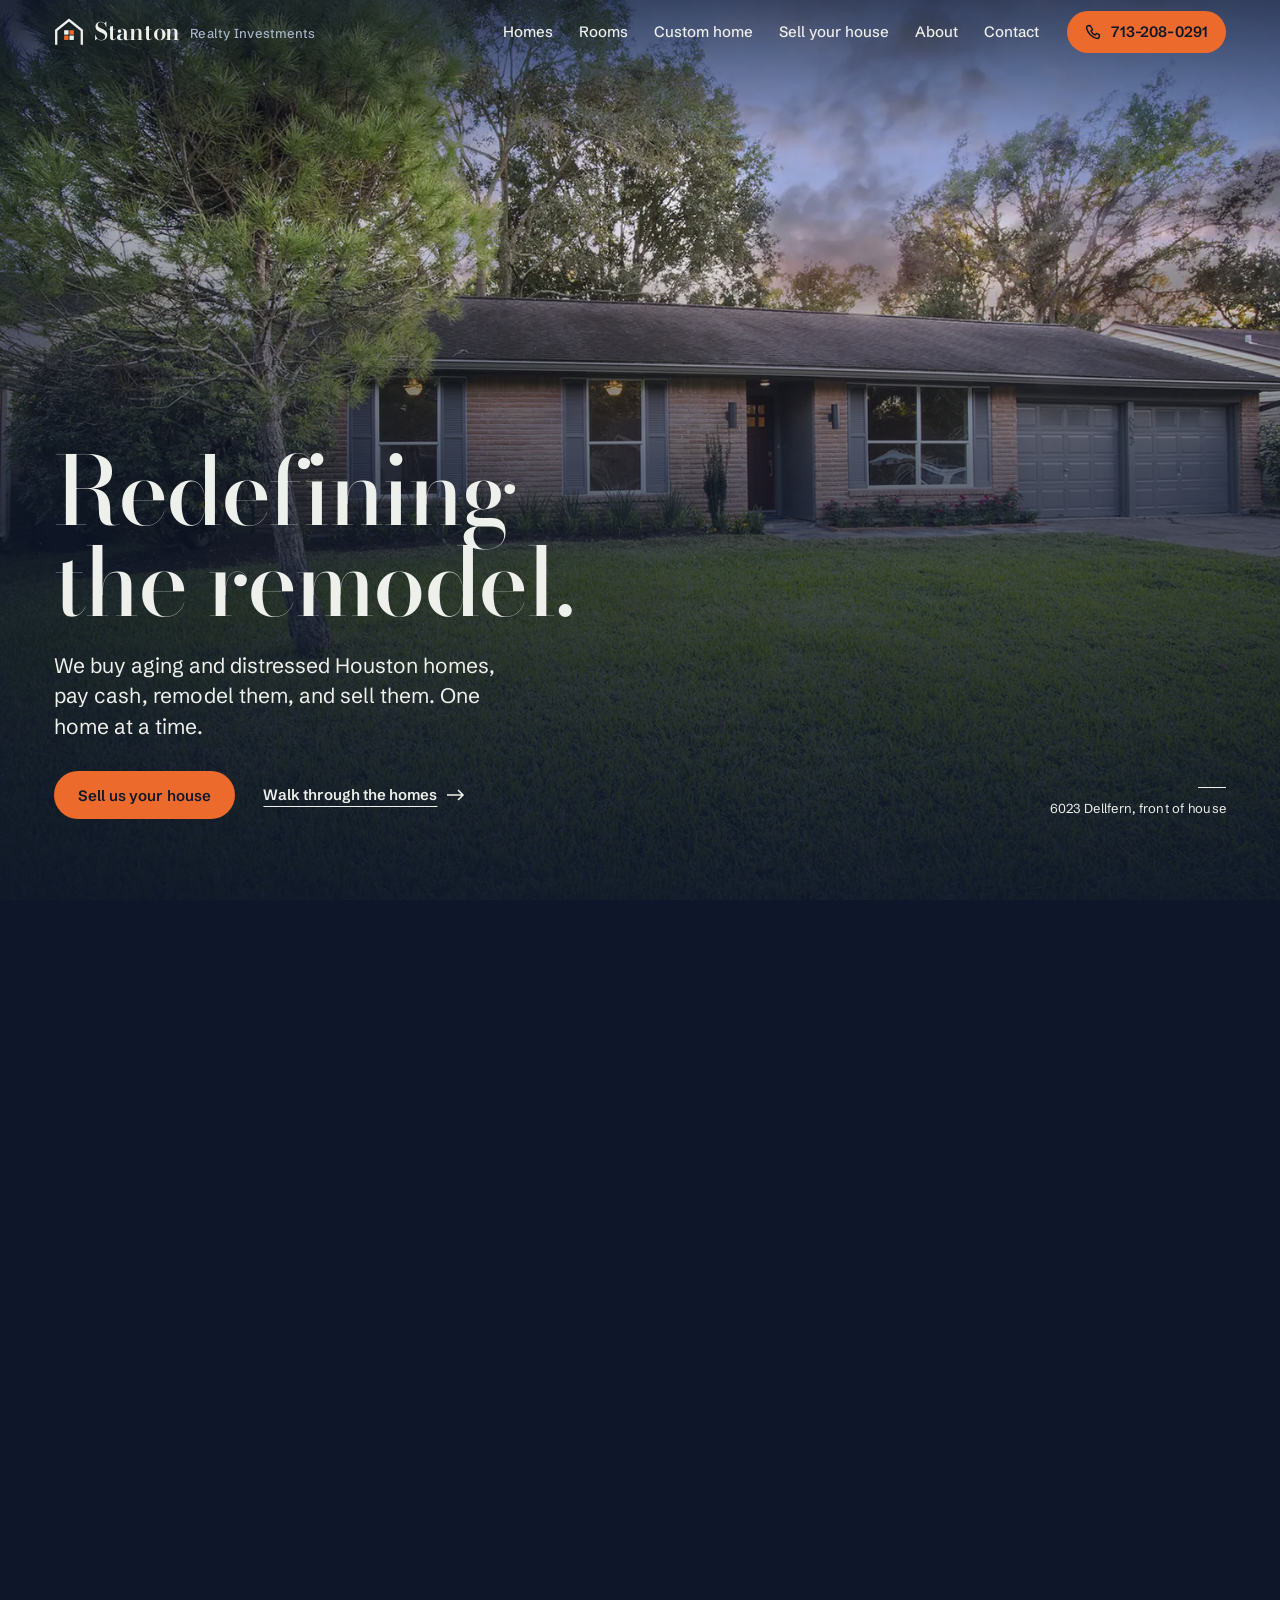
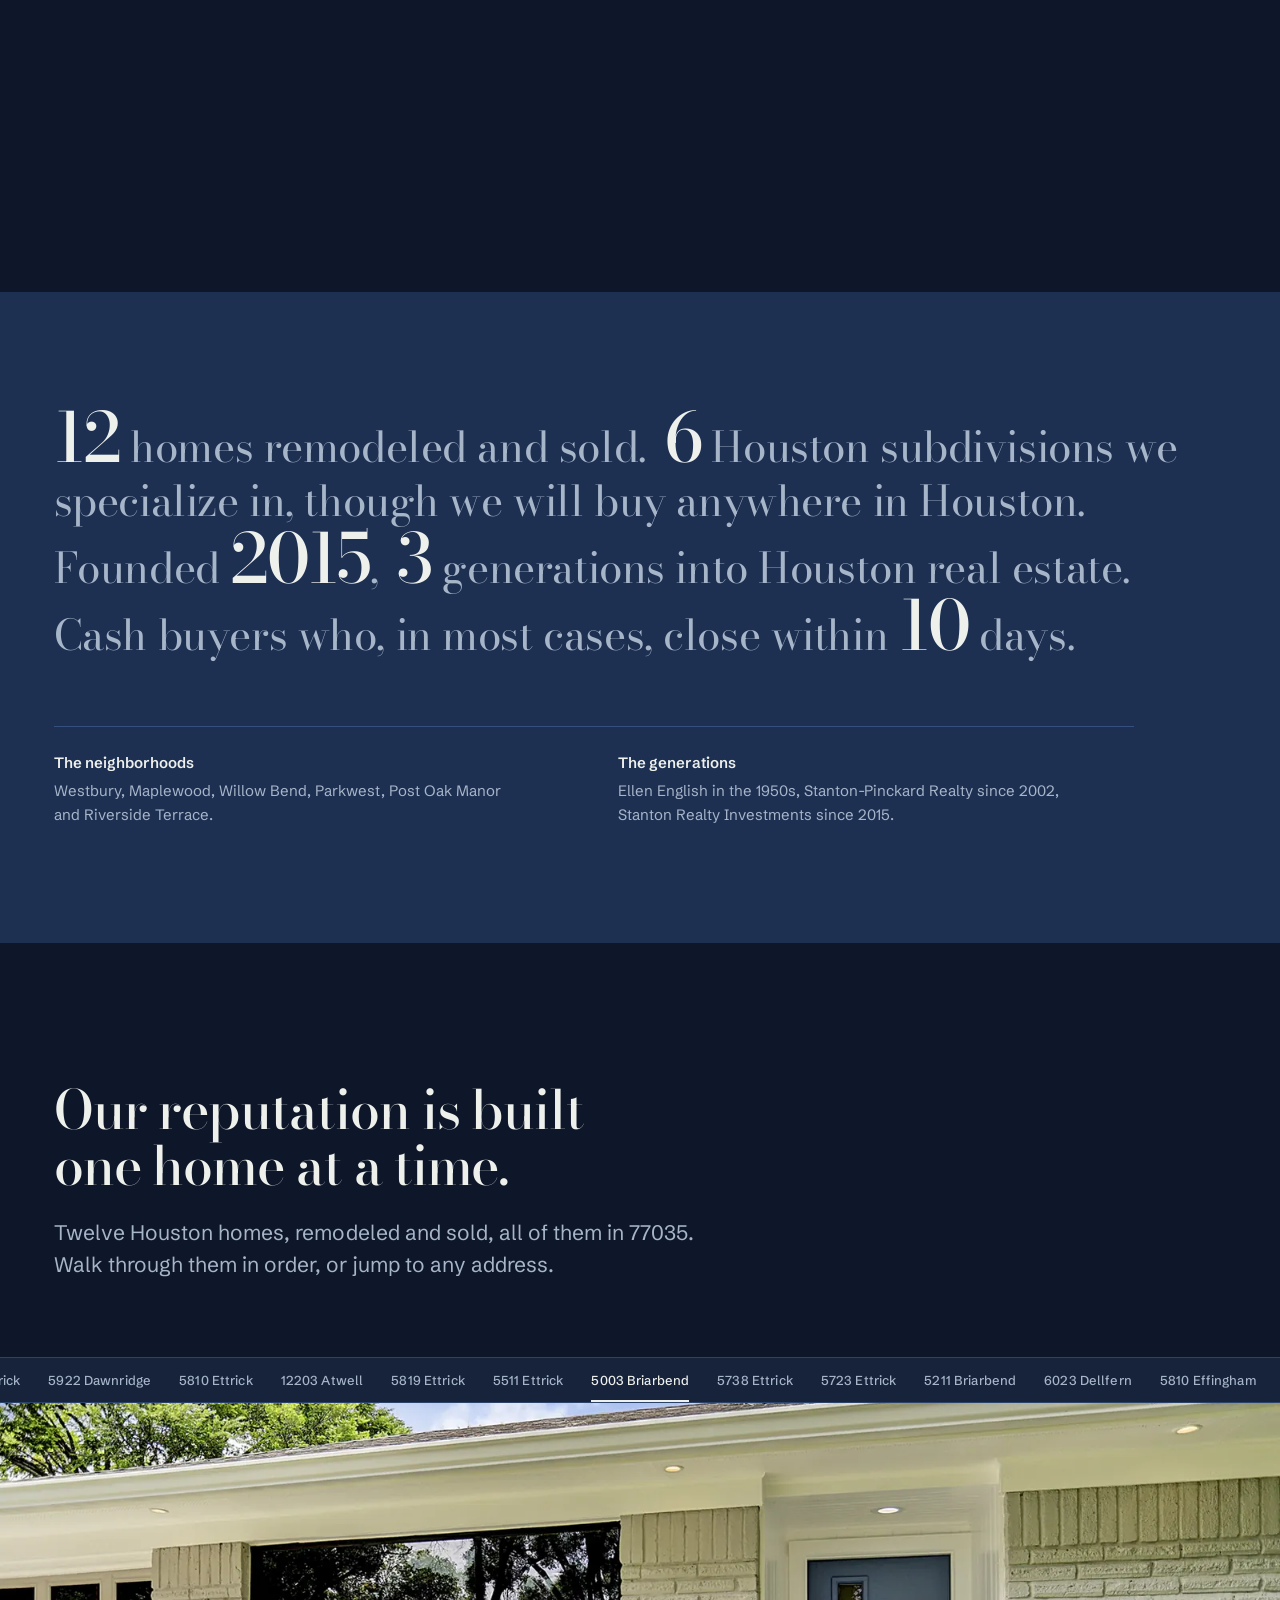
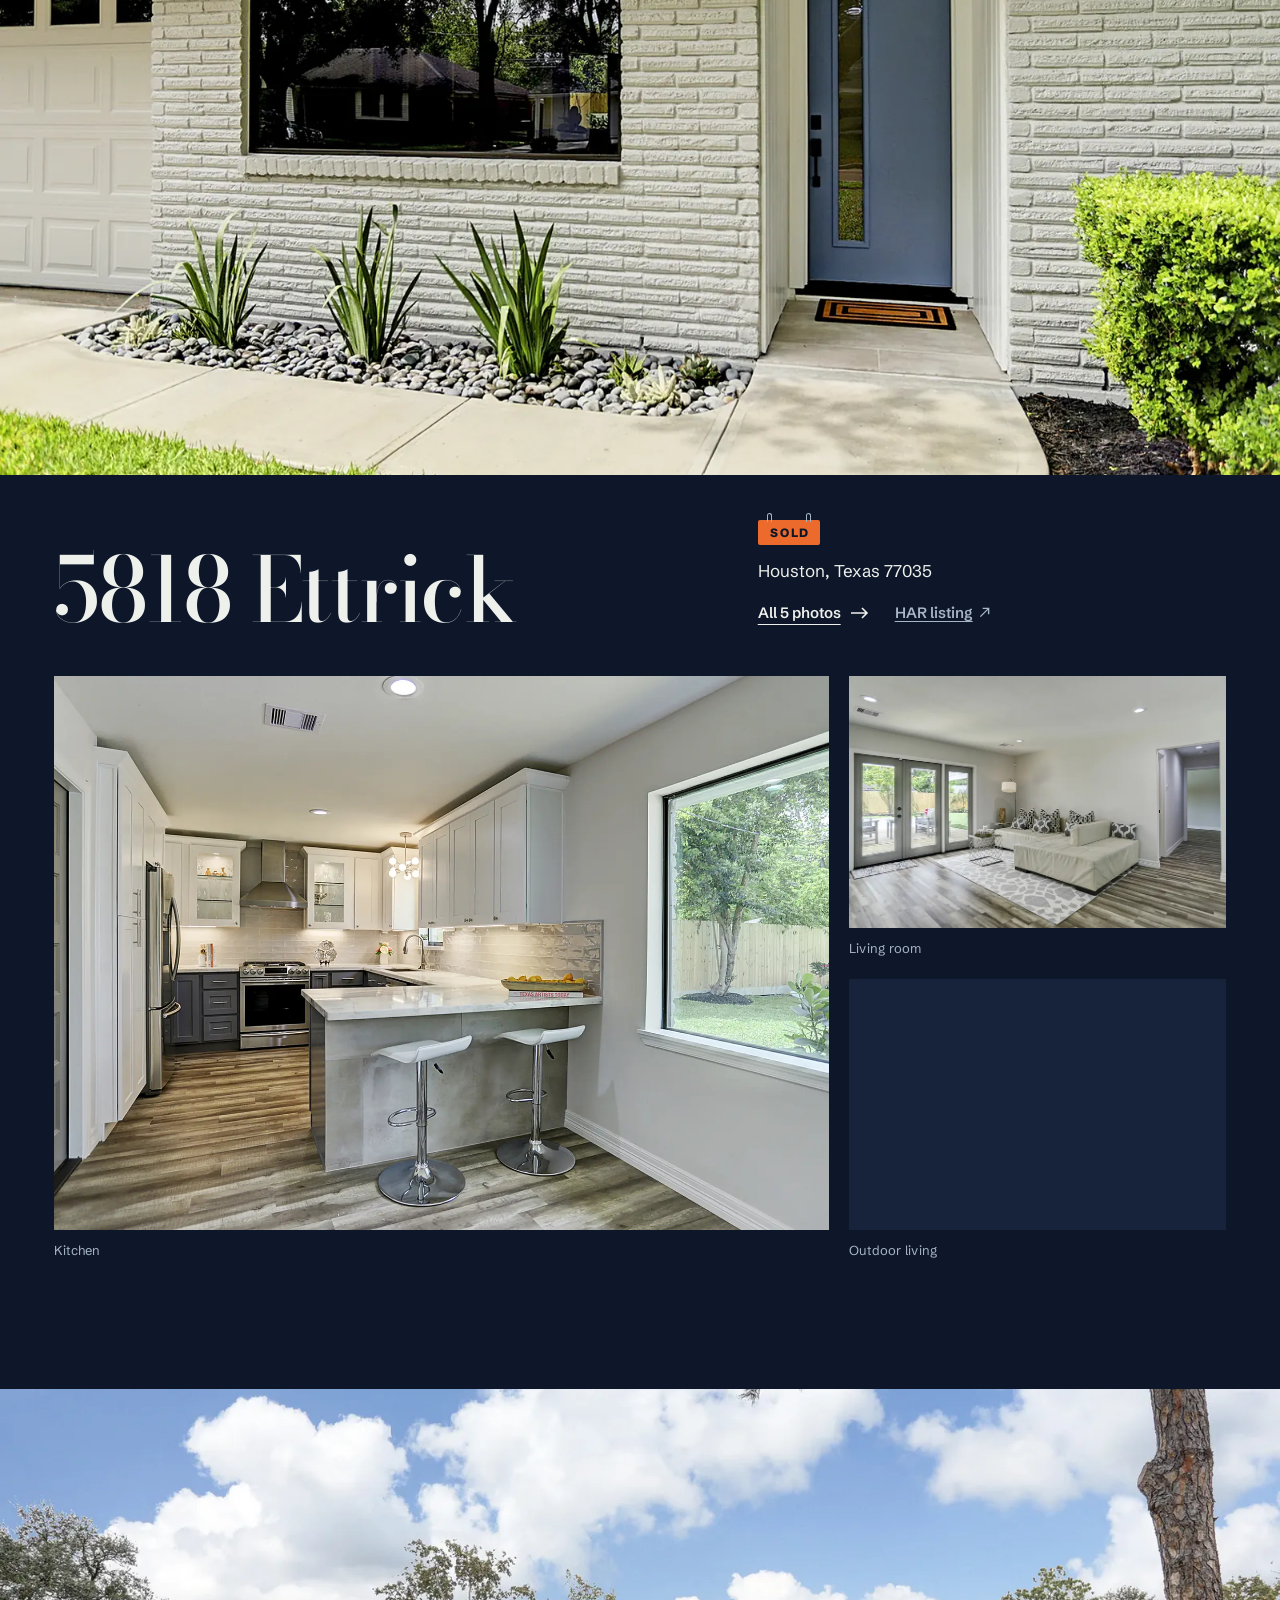
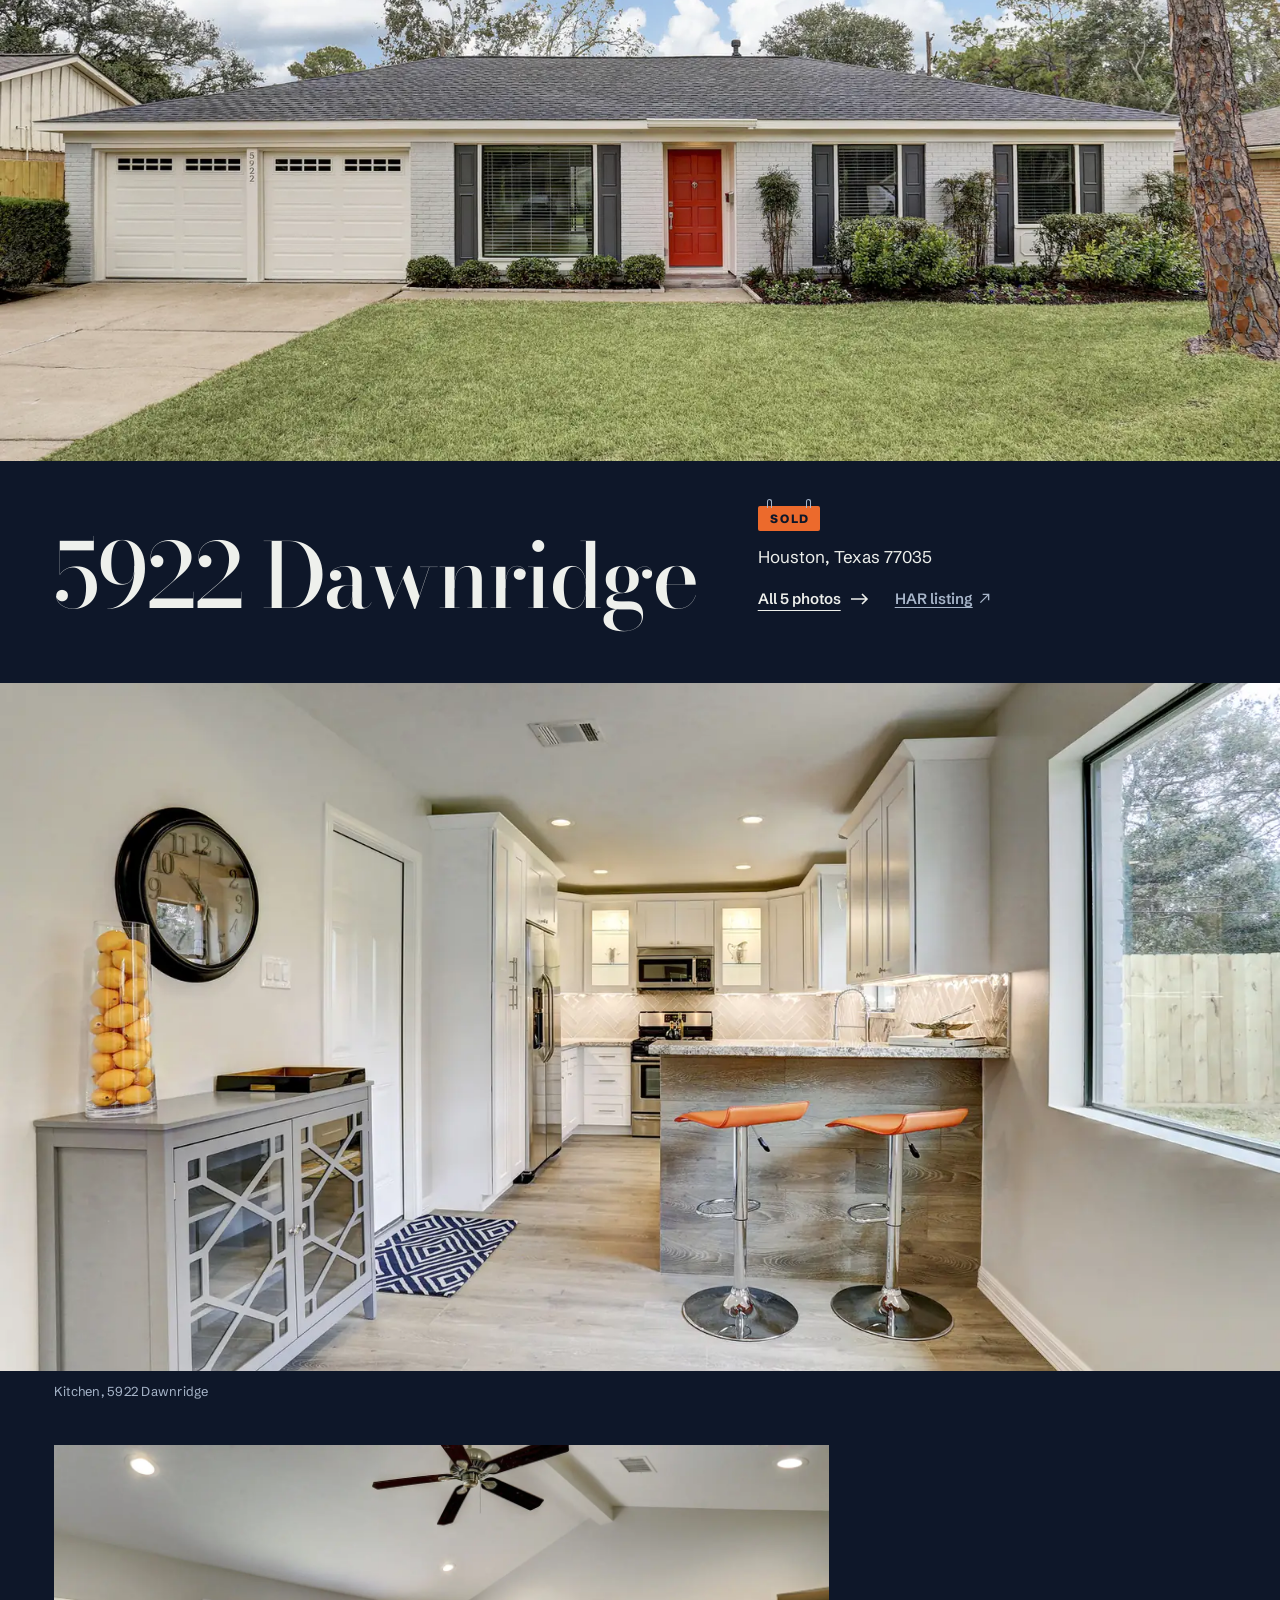
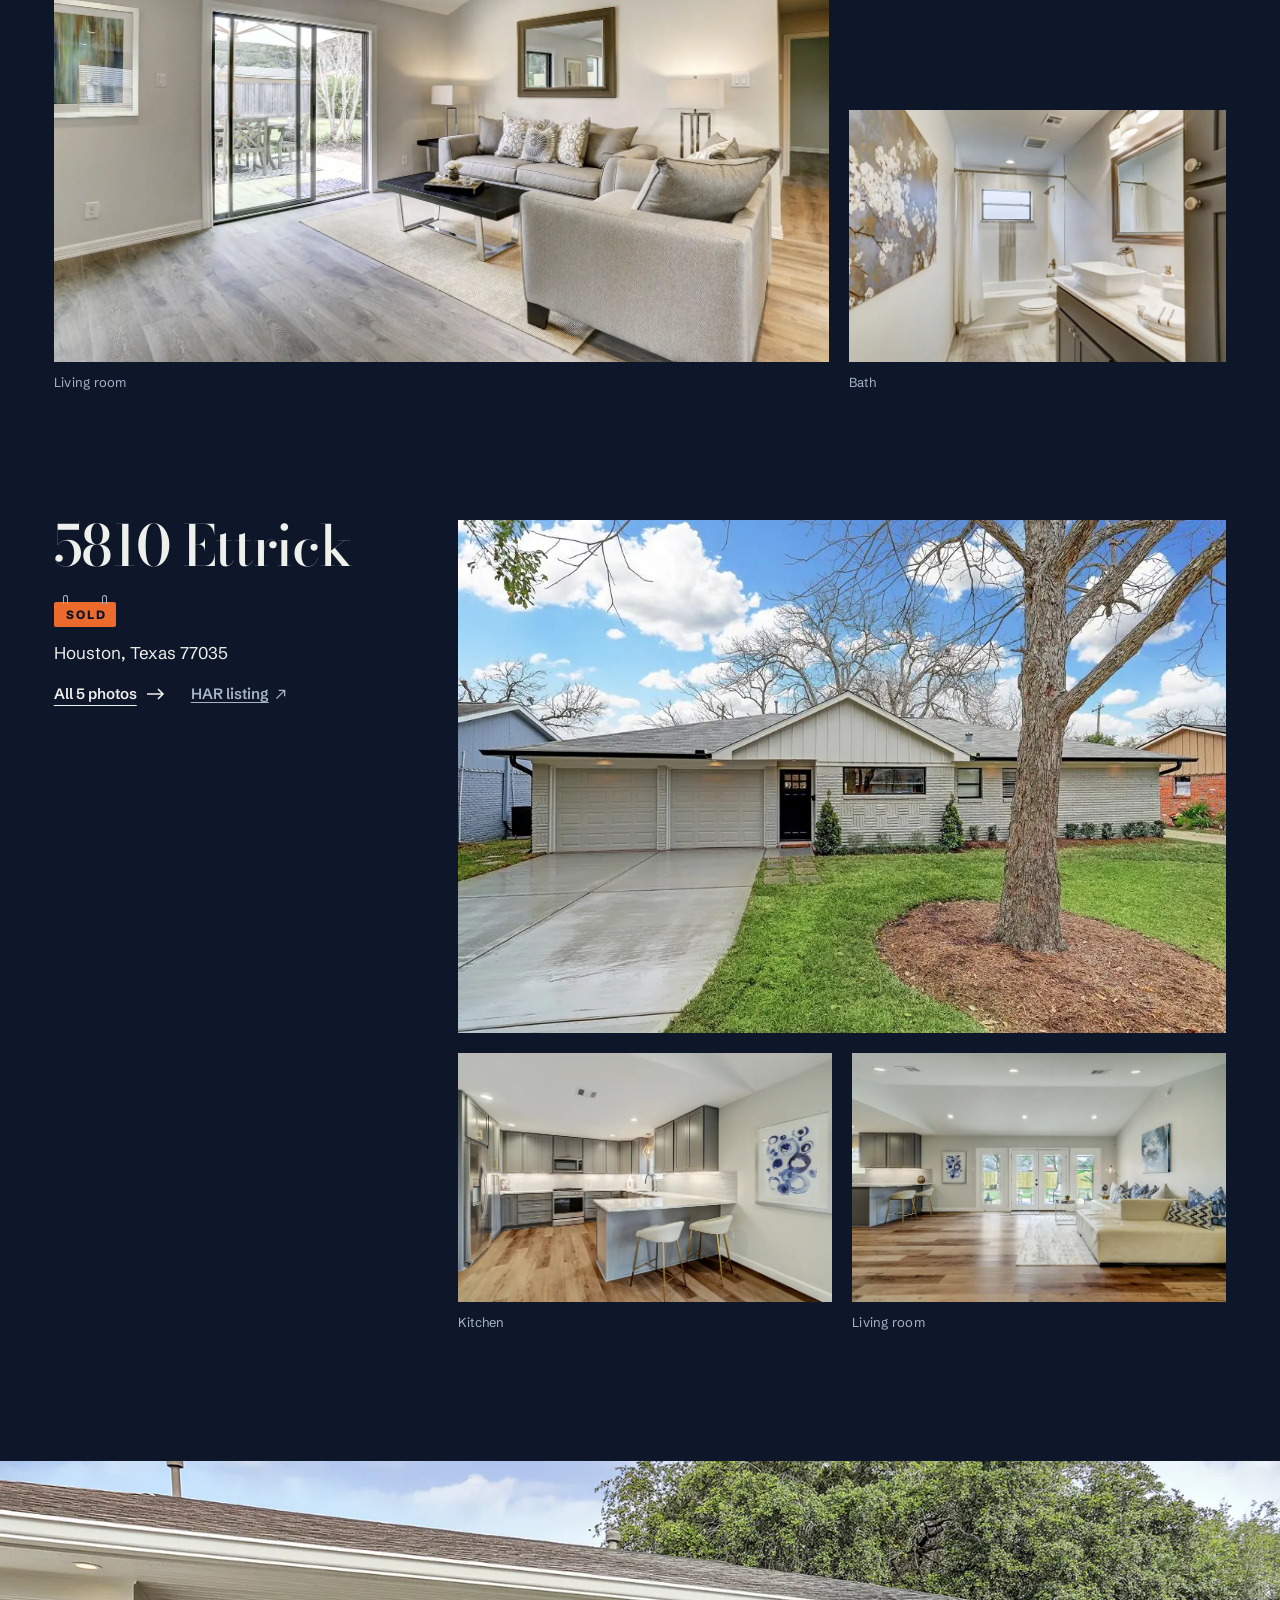
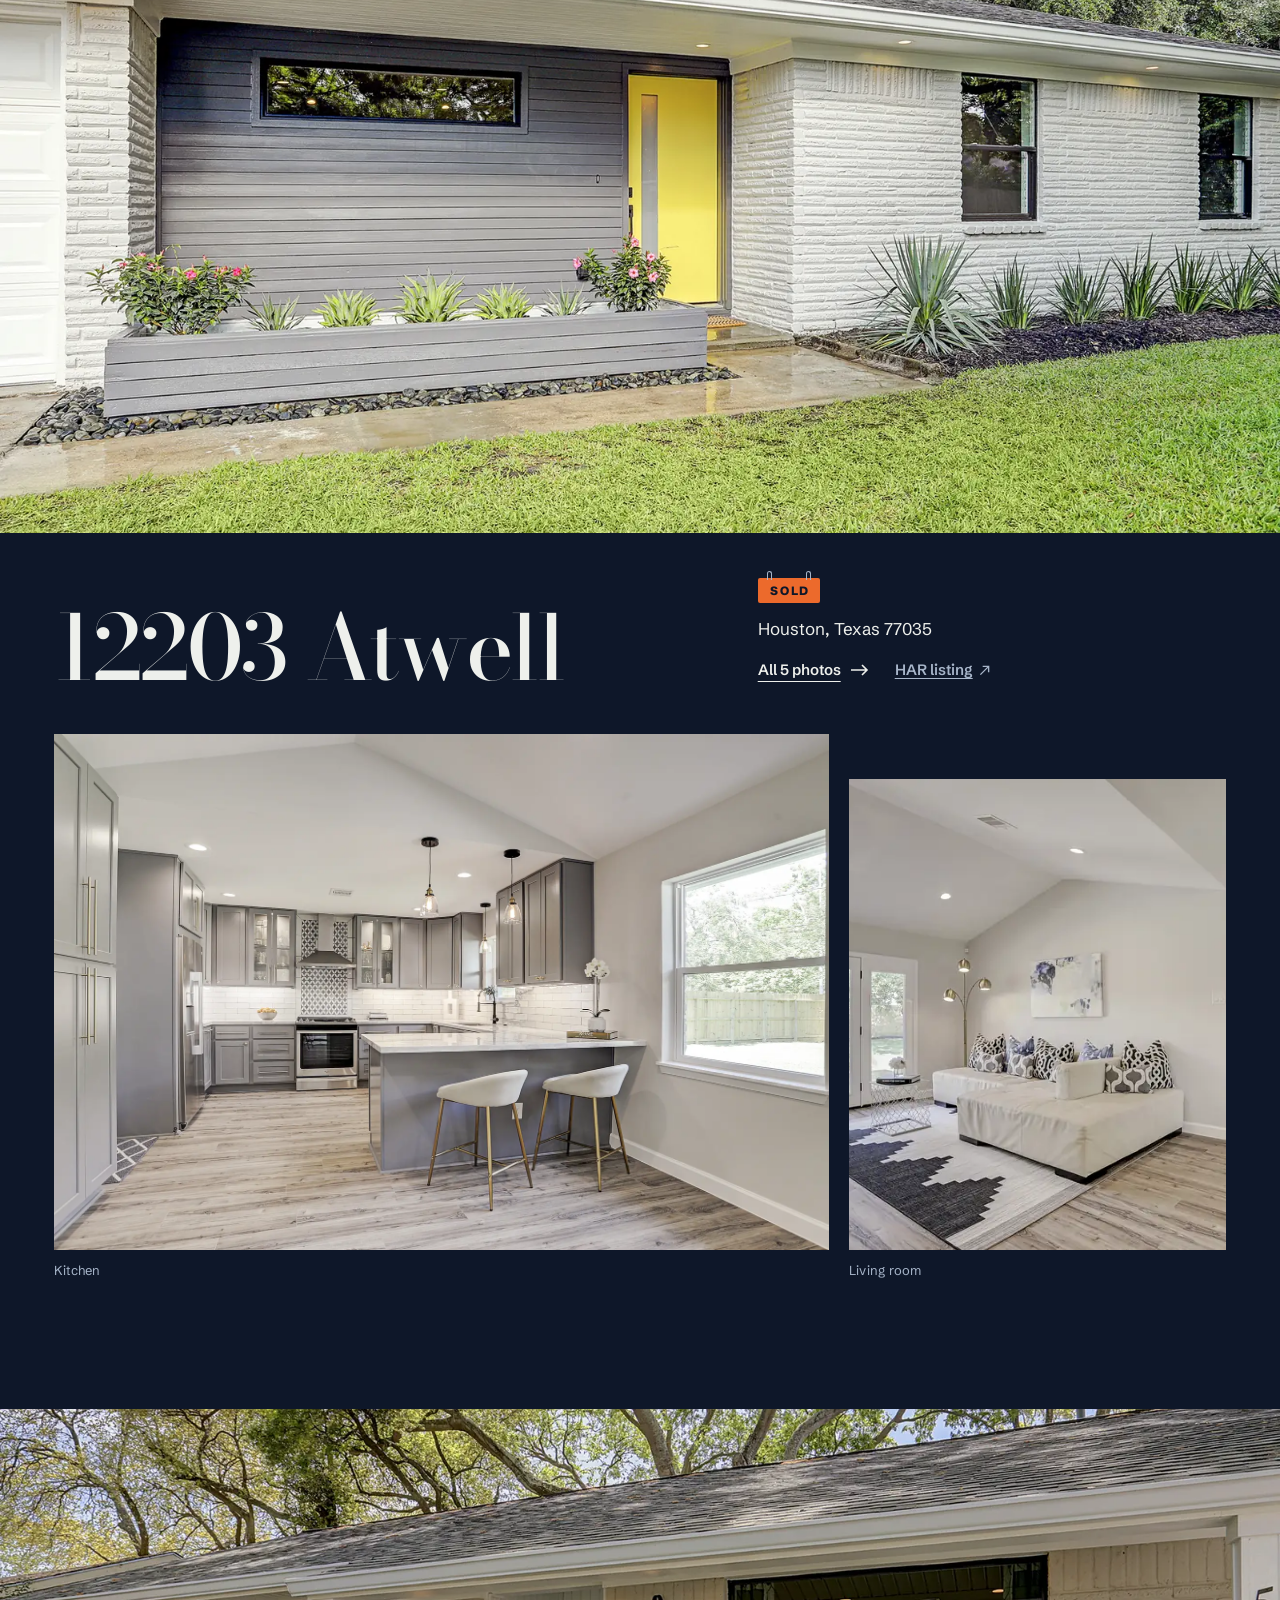
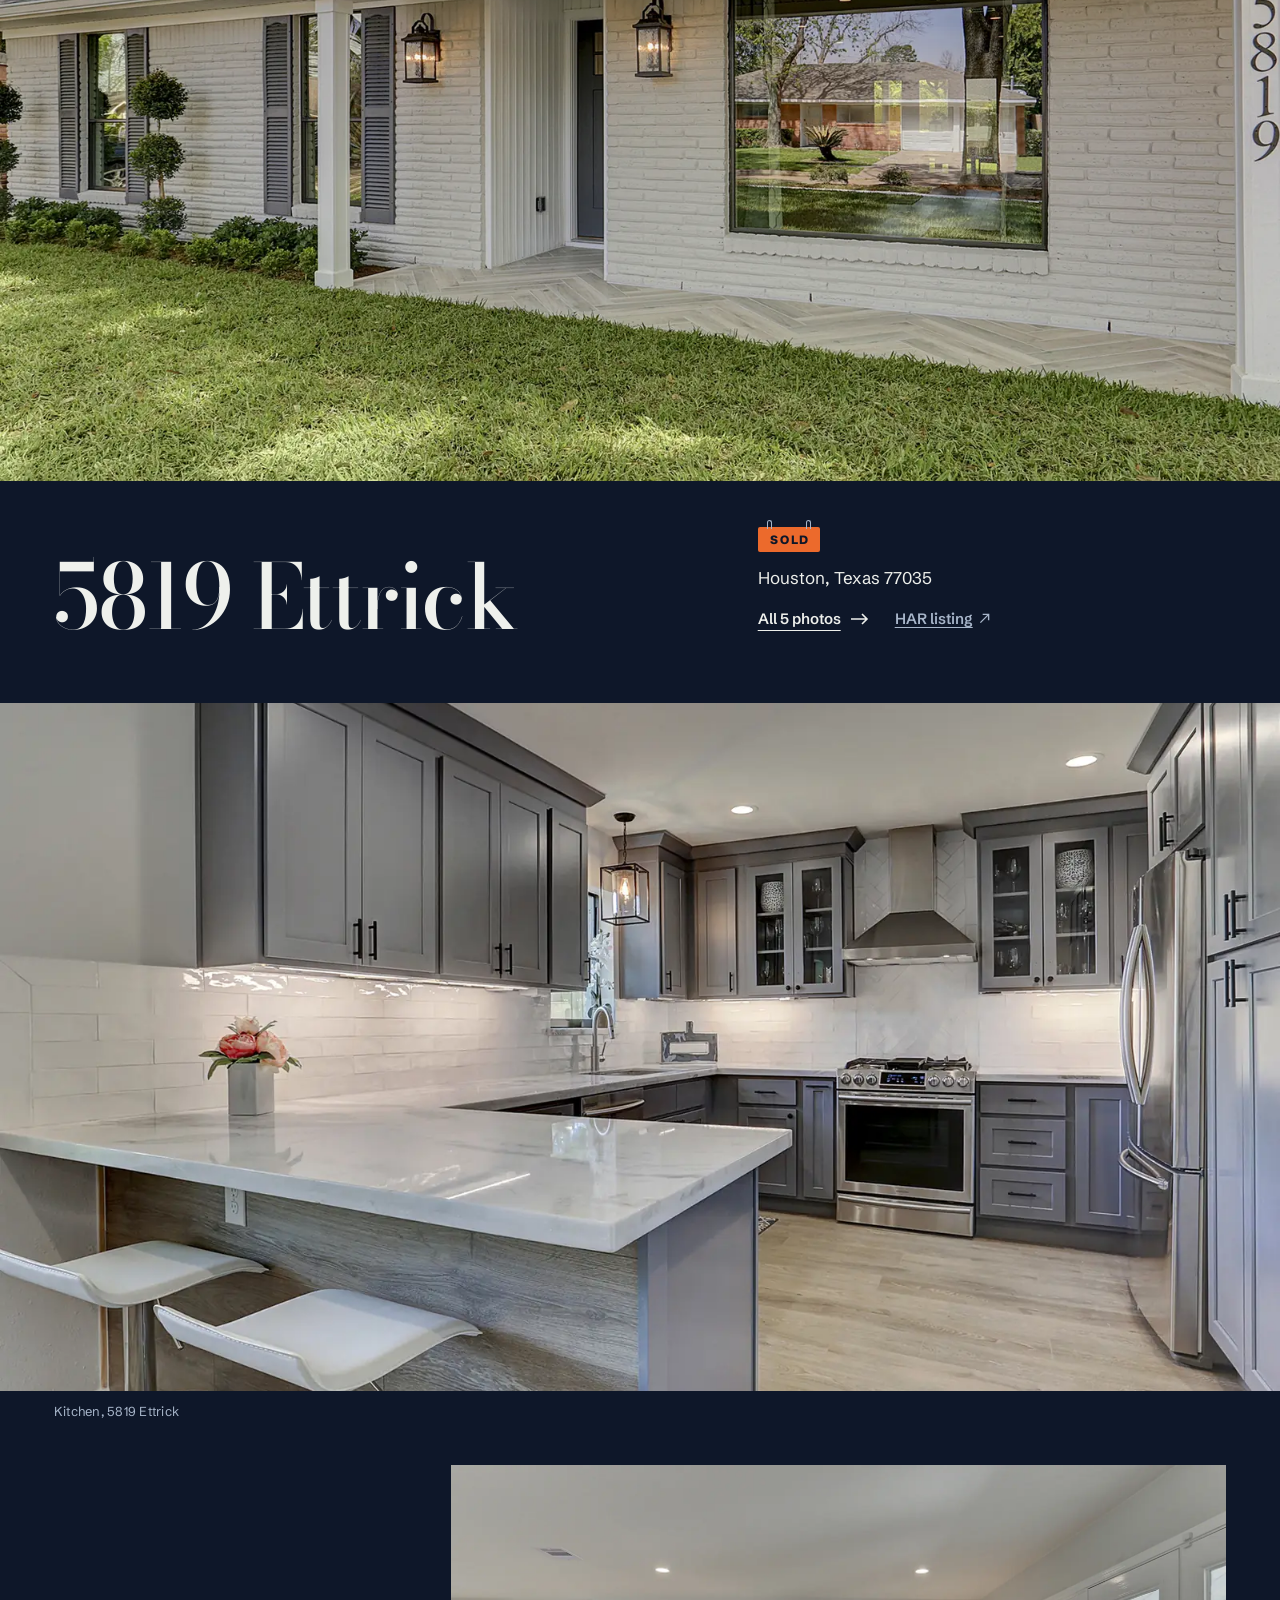
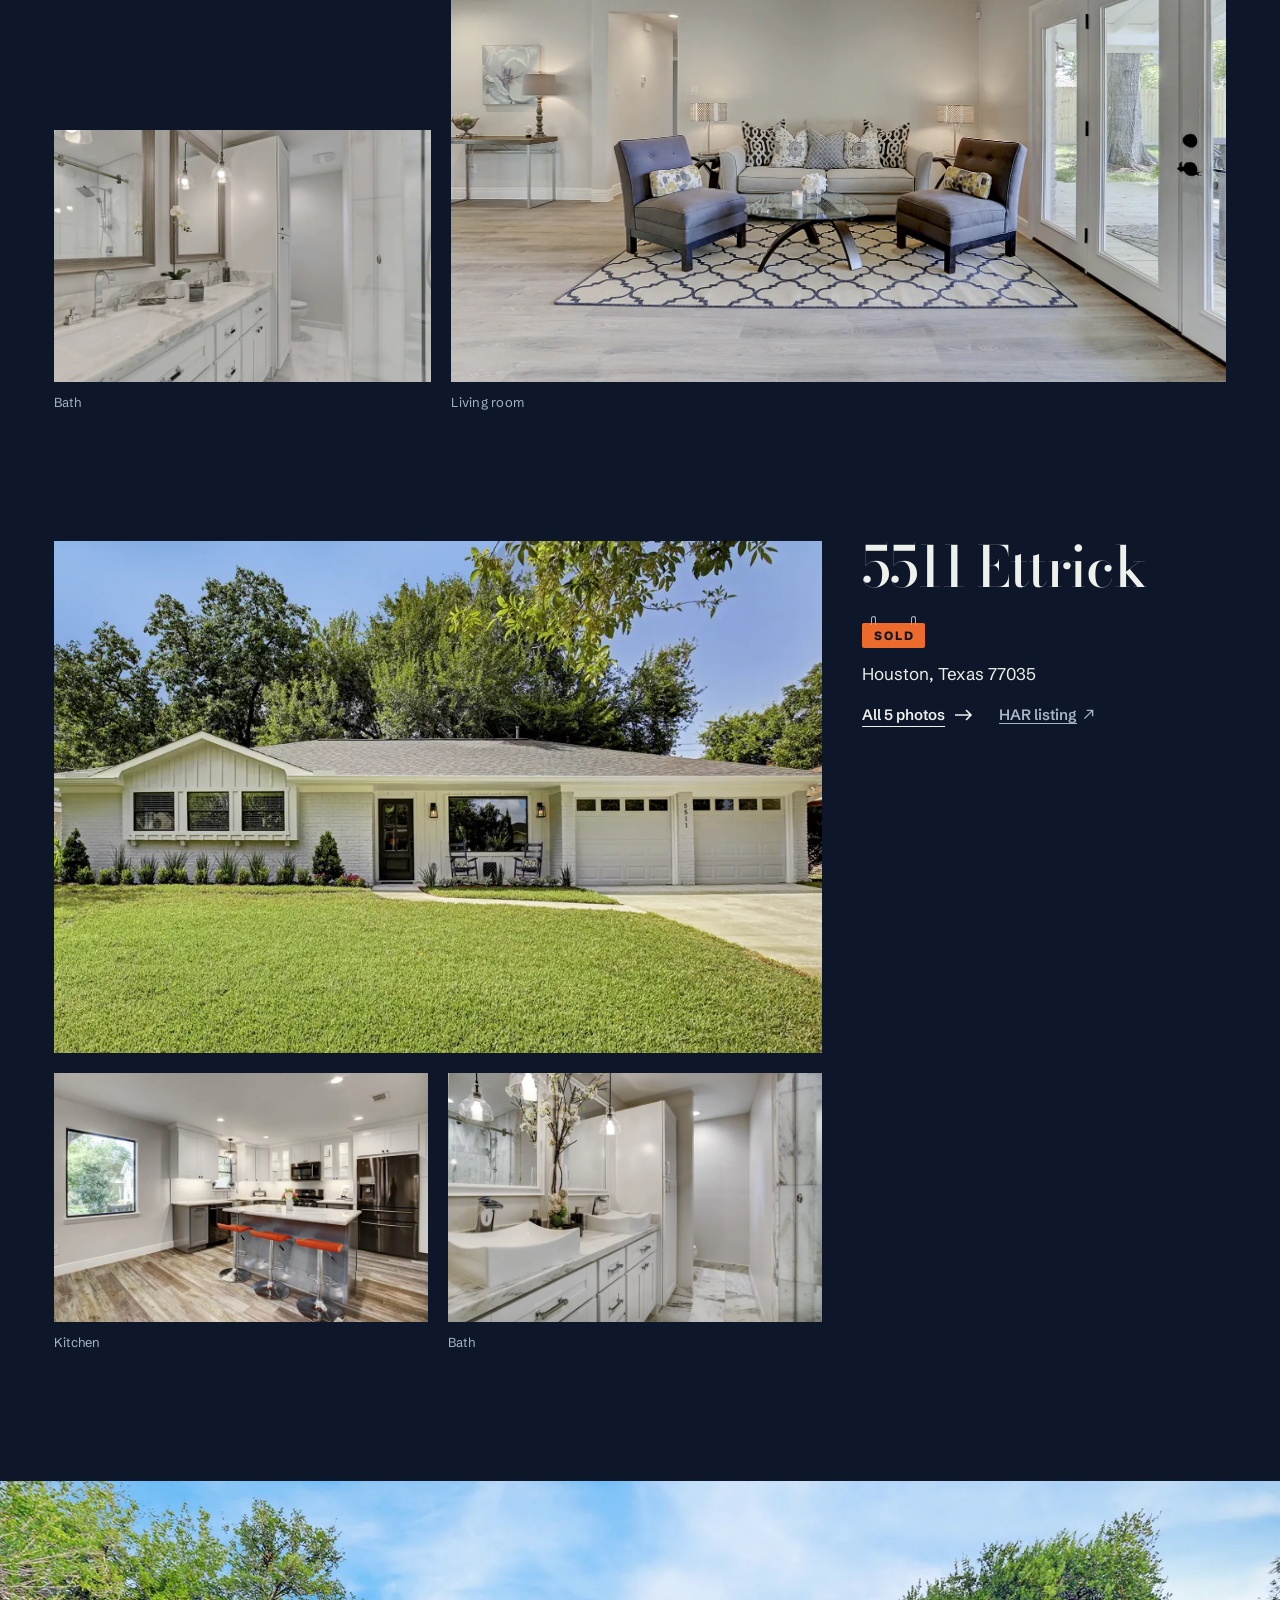
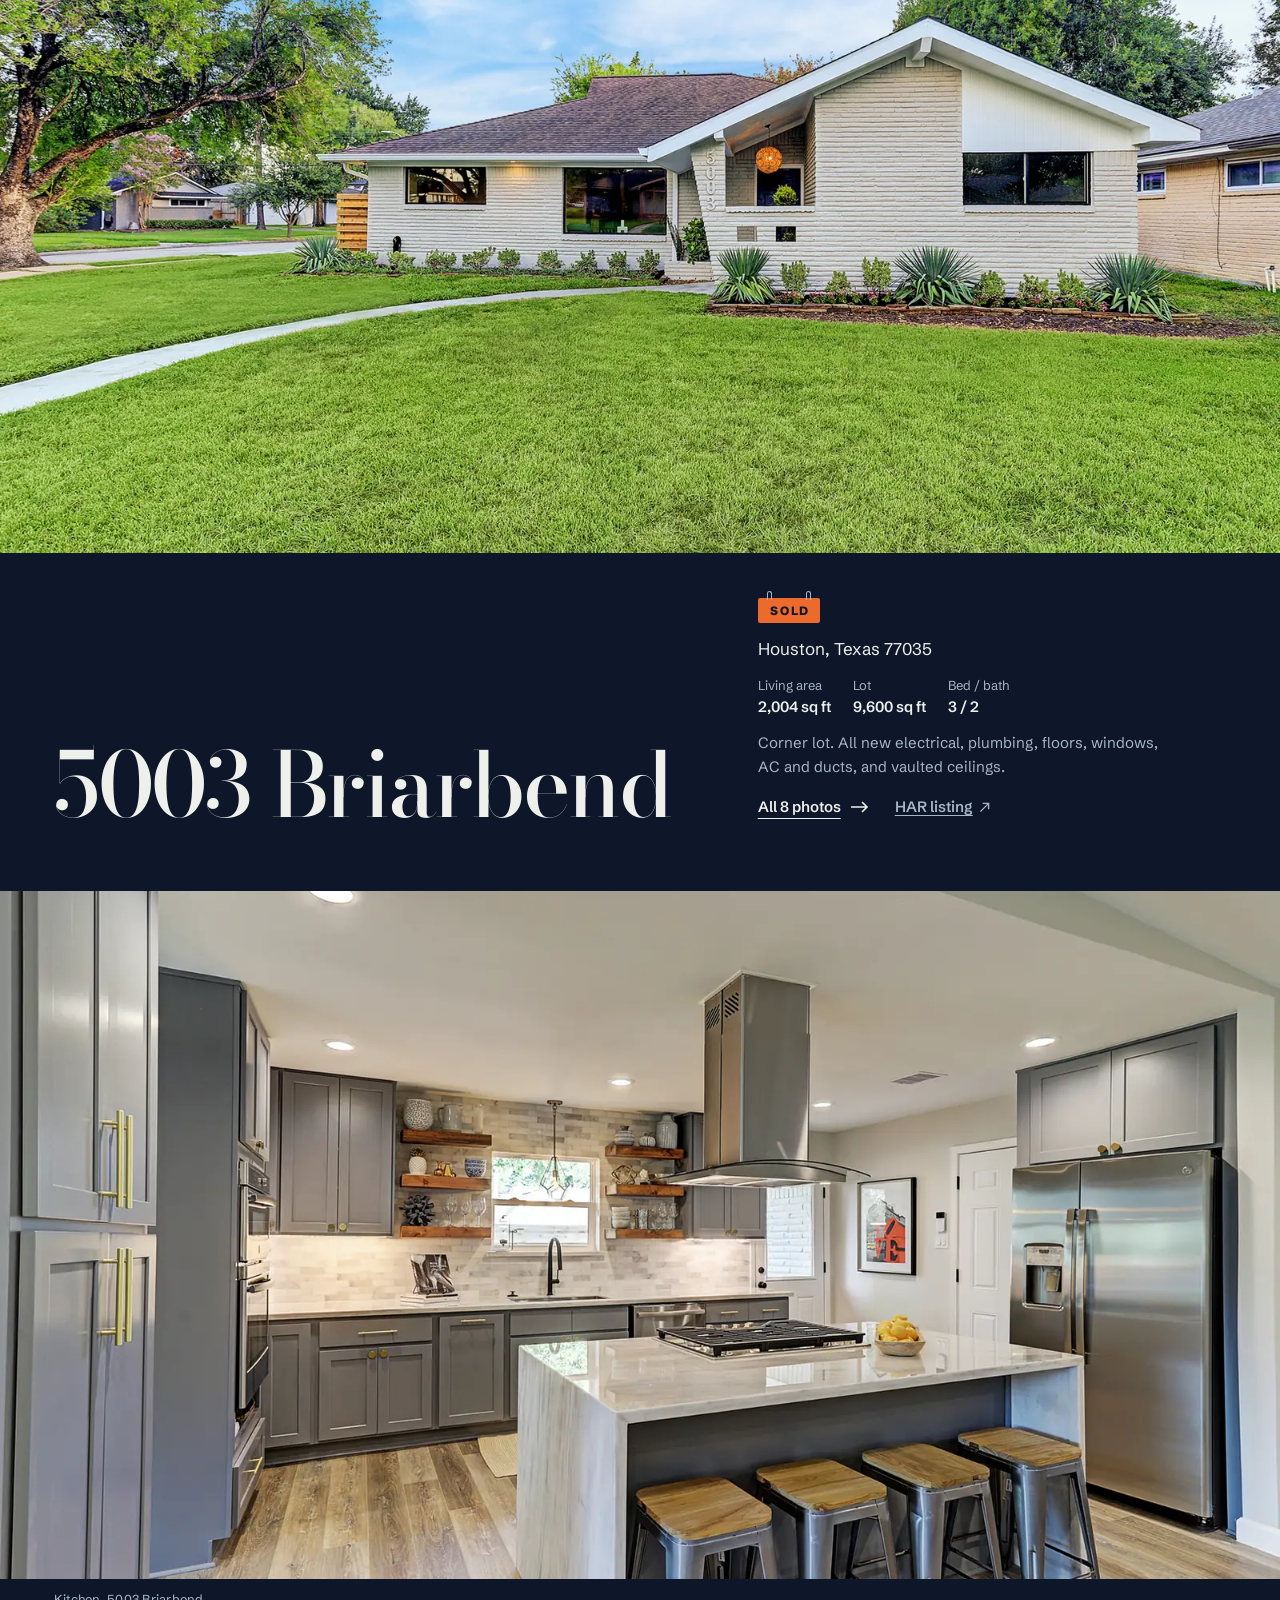
<file: v2/index.html>
<!doctype html>
<html lang="en">
<head>
<meta charset="utf-8">
<meta name="viewport" content="width=device-width, initial-scale=1, viewport-fit=cover">
<meta name="robots" content="noindex, nofollow">
<title>Stanton Realty Investments | Houston homes, remodeled and sold</title>
<meta name="description" content="12 Houston homes remodeled and sold by Stanton Realty Investments, walked through room by room. We buy aging and distressed homes for cash and, in most cases, close within 10 days.">
<meta name="theme-color" content="#0e1729">
<meta property="og:title" content="Stanton Realty Investments | Houston homes, remodeled and sold">
<meta property="og:description" content="12 Houston homes remodeled and sold by Stanton Realty Investments, walked through room by room. We buy aging and distressed homes for cash and, in most cases, close within 10 days.">
<meta property="og:type" content="website">
<meta property="og:image" content="../img/6023-dellfern-0-1600.webp">
<link rel="icon" href="data:image/svg+xml,%3Csvg xmlns='http://www.w3.org/2000/svg' viewBox='0 0 34 31'%3E%3Cpath d='M2.5 30V13.5L17 2l14.5 11.5V30' fill='none' stroke='%231d3052' stroke-width='3'/%3E%3Crect x='11.5' y='13.5' width='11' height='11' fill='%23ec6a2c'/%3E%3C/svg%3E">
<link rel="preload" href="fonts/bodonimoda-opsz-var.woff2" as="font" type="font/woff2" crossorigin>
<link rel="preload" href="fonts/schibstedgrotesk-var.woff2" as="font" type="font/woff2" crossorigin>
<link rel="preload" as="image" href="../img/6023-dellfern-0-1600.webp" imagesrcset="../img/6023-dellfern-0-800.webp 800w, ../img/6023-dellfern-0-1600.webp 1600w" imagesizes="(max-aspect-ratio: 3/2) 150vh, 100vw">
<link rel="stylesheet" href="css/v2.css">
<script>document.documentElement.classList.add('js')</script>
<script type="application/ld+json">
{
 "@context": "https://schema.org",
 "@type": "RealEstateAgent",
 "name": "Stanton Realty Investments, LLC",
 "description": "Stanton Realty Investments buys aging and distressed homes in Houston, pays cash, remodels them and sells them. Stanton Remodeling Services also remodels existing homes, bathrooms, kitchens and outdoor spaces.",
 "url": "https://www.stantonrealtyinv.com/",
 "telephone": "+1-713-208-0291",
 "email": "wastanton1000@gmail.com",
 "foundingDate": "2015",
 "address": {
  "@type": "PostalAddress",
  "streetAddress": "2518 Underwood Street",
  "addressLocality": "Houston",
  "addressRegion": "TX",
  "postalCode": "77030",
  "addressCountry": "US"
 },
 "areaServed": [
  {
   "@type": "City",
   "name": "Houston"
  },
  {
   "@type": "Place",
   "name": "Westbury, Houston"
  },
  {
   "@type": "Place",
   "name": "Maplewood, Houston"
  },
  {
   "@type": "Place",
   "name": "Willow Bend, Houston"
  },
  {
   "@type": "Place",
   "name": "Parkwest, Houston"
  },
  {
   "@type": "Place",
   "name": "Post Oak Manor, Houston"
  },
  {
   "@type": "Place",
   "name": "Riverside Terrace, Houston"
  }
 ],
 "founder": [
  {
   "@type": "Person",
   "name": "Austin Stanton",
   "telephone": "+1-713-208-0291"
  },
  {
   "@type": "Person",
   "name": "Carrie Stanton",
   "jobTitle": "Realtor",
   "telephone": "+1-713-208-9321"
  }
 ]
}
</script>
</head>
<body id="top">
<a class="skip" href="#main">Skip to content</a>
<header class="hdr" id="hdr">
  <div class="hdr-row">
    <a class="brand" href="#top" aria-label="Stanton Realty Investments, back to top"><svg class="mark" viewBox="0 0 34 31" aria-hidden="true"><path d="M2.5 30V13.5L17 2l14.5 11.5V30" fill="none" stroke="currentColor" stroke-width="2.6"/><rect x="11.5" y="13.5" width="5" height="5" fill="currentColor"/><rect x="17.5" y="13.5" width="5" height="5" fill="#ec6a2c"/><rect x="11.5" y="19.5" width="5" height="5" fill="#ec6a2c"/><rect x="17.5" y="19.5" width="5" height="5" fill="currentColor"/></svg><span class="brand-name">Stanton</span><span class="brand-sub">Realty Investments</span></a>
    <nav class="hdr-nav" aria-label="Main"><a href="#lookbook">Homes</a><a href="#rooms">Rooms</a><a href="#custom">Custom home</a><a href="#sell">Sell your house</a><a href="#about">About</a><a href="#contact">Contact</a></nav>
    <a class="pill pill-rider hdr-call" href="tel:+17132080291"><svg class="ic" width="16" height="16" viewBox="0 0 16 16" aria-hidden="true"><path d="M5.2 1.5 3 1.8C2 2 1.4 3 1.6 4c.9 4.9 5.5 9.5 10.4 10.4 1 .2 2-.4 2.2-1.4l.3-2.2-3-1.4-1.4 1.6c-1.9-.8-3.3-2.2-4.1-4.1l1.6-1.4z" fill="none" stroke="currentColor" stroke-width="1.4" stroke-linejoin="round"/></svg><span>713-208-0291</span></a>
    <button class="menu-btn" type="button" aria-expanded="false" aria-controls="menu">Menu</button>
  </div>
  <nav class="menu" id="menu" aria-label="Main, small screens" hidden><a href="#lookbook">Homes</a><a href="#rooms">Rooms</a><a href="#custom">Custom home</a><a href="#sell">Sell your house</a><a href="#about">About</a><a href="#contact">Contact</a><a class="menu-call" href="tel:+17132080291">Call Austin, 713-208-0291</a></nav>
</header>
<main id="main">
<section class="walk" id="top-walk" aria-labelledby="h1" style="--frames:5">
  <div class="walk-stage">
    <div class="frames"><figure class="frame" data-cap="6023 Dellfern, front of house" style="--pos:50% 60%"><img src="../img/6023-dellfern-0-800.webp" srcset="../img/6023-dellfern-0-800.webp 800w, ../img/6023-dellfern-0-1600.webp 1600w" sizes="(max-aspect-ratio: 3/2) 150vh, 100vw" width="800" height="532" alt="Front of house at 6023 Dellfern, Houston 77035" loading="eager" fetchpriority="high" decoding="async"></figure><figure class="frame" data-cap="12203 Atwell, front of house" style="--pos:62% 50%"><img src="../img/12203-atwell-0-800.webp" srcset="../img/12203-atwell-0-800.webp 800w, ../img/12203-atwell-0-1600.webp 1600w" sizes="(max-aspect-ratio: 3/2) 150vh, 100vw" width="800" height="533" alt="Front of house at 12203 Atwell, Houston 77035" loading="eager" fetchpriority="low" decoding="async"></figure><figure class="frame" data-cap="5003 Briarbend, kitchen" style="--pos:50% 50%"><img src="../img/5003-briarbend-3-800.webp" srcset="../img/5003-briarbend-3-800.webp 800w, ../img/5003-briarbend-3-1600.webp 1600w" sizes="(max-aspect-ratio: 3/2) 150vh, 100vw" width="800" height="533" alt="Kitchen at 5003 Briarbend, Houston 77035" loading="lazy" fetchpriority="low" decoding="async"></figure><figure class="frame" data-cap="5818 Ettrick, outdoor living" style="--pos:45% 55%"><img src="../img/5818-ettrick-3-800.webp" srcset="../img/5818-ettrick-3-800.webp 800w, ../img/5818-ettrick-3-1600.webp 1600w" sizes="(max-aspect-ratio: 3/2) 150vh, 100vw" width="800" height="533" alt="Outdoor living at 5818 Ettrick, Houston 77035" loading="lazy" fetchpriority="low" decoding="async"></figure><figure class="frame" data-cap="6023 Dellfern, outdoor living" style="--pos:50% 70%"><img src="../img/6023-dellfern-3-800.webp" srcset="../img/6023-dellfern-3-800.webp 800w, ../img/6023-dellfern-3-1600.webp 1600w" sizes="(max-aspect-ratio: 3/2) 150vh, 100vw" width="800" height="532" alt="Outdoor living at 6023 Dellfern, Houston 77035" loading="lazy" fetchpriority="low" decoding="async"></figure></div>
    <div class="walk-shade" aria-hidden="true"></div>
    <div class="walk-copy">
      <h1 id="h1">Redefining the remodel.</h1>
      <p class="walk-lede">We buy aging and distressed Houston homes, pay cash, remodel them, and sell them. One home at a time.</p>
      <div class="walk-actions">
        <a class="pill pill-rider" href="#sell">Sell us your house</a>
        <a class="textlink on-dark" href="#lookbook">Walk through the homes <svg class="ic" width="18" height="12" viewBox="0 0 18 12" aria-hidden="true"><path d="M0 6h16M11 1l5 5-5 5" fill="none" stroke="currentColor" stroke-width="1.6"/></svg></a>
      </div>
    </div>
    <p class="walk-cap" aria-live="off"><span class="walk-cap-t">6023 Dellfern, front of house</span></p>
  </div>
</section>
<section class="facts" aria-labelledby="facts-h">
  <div class="wrap">
    <h2 class="vh" id="facts-h">Stanton Realty Investments in brief</h2>
    <p class="facts-line">
      <span class="f"><b>12</b> homes remodeled and sold.</span>
      <span class="f"><b>6</b> Houston subdivisions we specialize in, though we will buy anywhere in Houston.</span>
      <span class="f">Founded <b>2015</b>,</span>
      <span class="f"><b>3</b> generations into Houston real estate.</span>
      <span class="f">Cash buyers who, in most cases, close within <b>10</b>&nbsp;days.</span>
    </p>
    <div class="facts-notes">
      <p><span class="fn-h">The neighborhoods</span> Westbury, Maplewood, Willow Bend, Parkwest, Post Oak Manor and Riverside Terrace.</p>
      <p><span class="fn-h">The generations</span> Ellen English in the 1950s, Stanton-Pinckard Realty since 2002, Stanton Realty Investments since 2015.</p>
    </div>
  </div>
</section>
<section class="lookbook" id="lookbook" aria-labelledby="lb-h">
  <div class="wrap lb-intro">
    <h2 id="lb-h">Our reputation is built one home at a time.</h2>
    <p>Twelve Houston homes, remodeled and sold, all of them in 77035. Walk through them in order, or jump to any address.</p>
  </div>
  <nav class="rail" aria-label="Homes in the lookbook"><ol class="rail-list"><li><a href="#5818-ettrick" data-rail="1">5818 Ettrick</a></li><li><a href="#5922-dawnridge" data-rail="2">5922 Dawnridge</a></li><li><a href="#5810-ettrick" data-rail="3">5810 Ettrick</a></li><li><a href="#12203-atwell" data-rail="4">12203 Atwell</a></li><li><a href="#5819-ettrick" data-rail="5">5819 Ettrick</a></li><li><a href="#5511-ettrick" data-rail="6">5511 Ettrick</a></li><li><a href="#5003-briarbend" data-rail="7">5003 Briarbend</a></li><li><a href="#5738-ettrick" data-rail="8">5738 Ettrick</a></li><li><a href="#5723-ettrick" data-rail="9">5723 Ettrick</a></li><li><a href="#5211-briarbend" data-rail="10">5211 Briarbend</a></li><li><a href="#6023-dellfern" data-rail="11">6023 Dellfern</a></li><li><a href="#5810-effingham" data-rail="12">5810 Effingham</a></li></ol></nav>
  <article class="spread full lay-a" id="5818-ettrick" aria-labelledby="5818-ettrick-h" data-spread="1">
  <a class="sp-front" href="../img/5818-ettrick-0-1600.webp" data-home="5818-ettrick" data-i="0" aria-label="Open photos of 5818 Ettrick"><img src="../img/5818-ettrick-0-800.webp" srcset="../img/5818-ettrick-0-800.webp 800w, ../img/5818-ettrick-0-1600.webp 1600w" sizes="(min-width: 1640px) 1640px, 100vw" width="800" height="533" alt="Front of 5818 Ettrick, Houston 77035" loading="lazy" decoding="async"></a>
  <div class="wrap sp-head">
    <h3 class="sp-addr" id="5818-ettrick-h">5818 Ettrick</h3>
    <div class="sp-meta"><span class="rider">Sold</span><p class="sp-loc">Houston, Texas 77035</p><p class="sp-links"><a class="textlink open-home" href="#5818-ettrick" data-home="5818-ettrick" data-i="0">All 5 photos <svg class="ic" width="18" height="12" viewBox="0 0 18 12" aria-hidden="true"><path d="M0 6h16M11 1l5 5-5 5" fill="none" stroke="currentColor" stroke-width="1.6"/></svg></a><a class="ext" href="https://www.har.com/5818-ettrick-drive/sold_84006726" target="_blank" rel="noopener">HAR listing<svg class="ic" width="11" height="11" viewBox="0 0 12 12" aria-hidden="true"><path d="M4 1.5h6.5V8M10.5 1.5 1.5 10.5" fill="none" stroke="currentColor" stroke-width="1.5"/></svg></a></p></div>
  </div>
  
  <div class="wrap sp-rooms"><figure class="sp-fig f1"><a class="ph" href="../img/5818-ettrick-1-1600.webp" data-home="5818-ettrick" data-i="1" aria-label="Open Kitchen at 5818 Ettrick, Houston 77035"><img src="../img/5818-ettrick-1-800.webp" srcset="../img/5818-ettrick-1-800.webp 800w, ../img/5818-ettrick-1-1600.webp 1600w" sizes="(min-width: 900px) 64vw, 100vw" width="800" height="533" alt="Kitchen at 5818 Ettrick, Houston 77035" loading="lazy" decoding="async"></a><figcaption>Kitchen</figcaption></figure><figure class="sp-fig f2"><a class="ph" href="../img/5818-ettrick-2-1600.webp" data-home="5818-ettrick" data-i="2" aria-label="Open Living room at 5818 Ettrick, Houston 77035"><img src="../img/5818-ettrick-2-800.webp" srcset="../img/5818-ettrick-2-800.webp 800w, ../img/5818-ettrick-2-1600.webp 1600w" sizes="(min-width: 900px) 34vw, 50vw" width="800" height="533" alt="Living room at 5818 Ettrick, Houston 77035" loading="lazy" decoding="async"></a><figcaption>Living room</figcaption></figure><figure class="sp-fig f3"><a class="ph" href="../img/5818-ettrick-3-1600.webp" data-home="5818-ettrick" data-i="3" aria-label="Open Outdoor living at 5818 Ettrick, Houston 77035"><img src="../img/5818-ettrick-3-800.webp" srcset="../img/5818-ettrick-3-800.webp 800w, ../img/5818-ettrick-3-1600.webp 1600w" sizes="(min-width: 900px) 34vw, 50vw" width="800" height="533" alt="Outdoor living at 5818 Ettrick, Houston 77035" loading="lazy" decoding="async"></a><figcaption>Outdoor living</figcaption></figure></div>
</article>
<article class="spread full lay-d" id="5922-dawnridge" aria-labelledby="5922-dawnridge-h" data-spread="2">
  <a class="sp-front" href="../img/5922-dawnridge-0-1600.webp" data-home="5922-dawnridge" data-i="0" aria-label="Open photos of 5922 Dawnridge"><img src="../img/5922-dawnridge-0-800.webp" srcset="../img/5922-dawnridge-0-800.webp 800w, ../img/5922-dawnridge-0-1600.webp 1600w" sizes="(min-width: 1640px) 1640px, 100vw" width="800" height="533" alt="Front of 5922 Dawnridge, Houston 77035" loading="lazy" decoding="async"></a>
  <div class="wrap sp-head">
    <h3 class="sp-addr" id="5922-dawnridge-h">5922 Dawnridge</h3>
    <div class="sp-meta"><span class="rider">Sold</span><p class="sp-loc">Houston, Texas 77035</p><p class="sp-links"><a class="textlink open-home" href="#5922-dawnridge" data-home="5922-dawnridge" data-i="0">All 5 photos <svg class="ic" width="18" height="12" viewBox="0 0 18 12" aria-hidden="true"><path d="M0 6h16M11 1l5 5-5 5" fill="none" stroke="currentColor" stroke-width="1.6"/></svg></a><a class="ext" href="https://www.har.com/5922-dawnridge-dr/sold_99470034" target="_blank" rel="noopener">HAR listing<svg class="ic" width="11" height="11" viewBox="0 0 12 12" aria-hidden="true"><path d="M4 1.5h6.5V8M10.5 1.5 1.5 10.5" fill="none" stroke="currentColor" stroke-width="1.5"/></svg></a></p></div>
  </div>
  <figure class="sp-plate"><a class="ph" href="../img/5922-dawnridge-2-1600.webp" data-home="5922-dawnridge" data-i="2" aria-label="Open Kitchen at 5922 Dawnridge, Houston 77035"><img src="../img/5922-dawnridge-2-800.webp" srcset="../img/5922-dawnridge-2-800.webp 800w, ../img/5922-dawnridge-2-1600.webp 1600w" sizes="(min-width: 1640px) 1640px, 100vw" width="800" height="533" alt="Kitchen at 5922 Dawnridge, Houston 77035" loading="lazy" decoding="async"></a><figcaption class="wrap">Kitchen, 5922 Dawnridge</figcaption></figure>
  <div class="wrap sp-rooms"><figure class="sp-fig f1"><a class="ph" href="../img/5922-dawnridge-1-1600.webp" data-home="5922-dawnridge" data-i="1" aria-label="Open Living room at 5922 Dawnridge, Houston 77035"><img src="../img/5922-dawnridge-1-800.webp" srcset="../img/5922-dawnridge-1-800.webp 800w, ../img/5922-dawnridge-1-1600.webp 1600w" sizes="(min-width: 900px) 64vw, 100vw" width="800" height="533" alt="Living room at 5922 Dawnridge, Houston 77035" loading="lazy" decoding="async"></a><figcaption>Living room</figcaption></figure><figure class="sp-fig f2"><a class="ph" href="../img/5922-dawnridge-3-1600.webp" data-home="5922-dawnridge" data-i="3" aria-label="Open Bath at 5922 Dawnridge, Houston 77035"><img src="../img/5922-dawnridge-3-800.webp" srcset="../img/5922-dawnridge-3-800.webp 800w, ../img/5922-dawnridge-3-1600.webp 1600w" sizes="(min-width: 900px) 34vw, 50vw" width="800" height="532" alt="Bath at 5922 Dawnridge, Houston 77035" loading="lazy" decoding="async"></a><figcaption>Bath</figcaption></figure></div>
</article>
<article class="spread plate lay-l" id="5810-ettrick" aria-labelledby="5810-ettrick-h" data-spread="3">
  <div class="wrap plate-grid">
    <div class="sp-head">
      <h3 class="sp-addr" id="5810-ettrick-h">5810 Ettrick</h3>
      <div class="sp-meta"><span class="rider">Sold</span><p class="sp-loc">Houston, Texas 77035</p><p class="sp-links"><a class="textlink open-home" href="#5810-ettrick" data-home="5810-ettrick" data-i="0">All 5 photos <svg class="ic" width="18" height="12" viewBox="0 0 18 12" aria-hidden="true"><path d="M0 6h16M11 1l5 5-5 5" fill="none" stroke="currentColor" stroke-width="1.6"/></svg></a><a class="ext" href="https://www.har.com/homedetail/5810-ettrick-dr-houston-tx-77035/3256263" target="_blank" rel="noopener">HAR listing<svg class="ic" width="11" height="11" viewBox="0 0 12 12" aria-hidden="true"><path d="M4 1.5h6.5V8M10.5 1.5 1.5 10.5" fill="none" stroke="currentColor" stroke-width="1.5"/></svg></a></p></div>
    </div>
    <a class="sp-front" href="../img/5810-ettrick-0-1600.webp" data-home="5810-ettrick" data-i="0" aria-label="Open photos of 5810 Ettrick"><img src="../img/5810-ettrick-0-800.webp" srcset="../img/5810-ettrick-0-800.webp 800w, ../img/5810-ettrick-0-1600.webp 1024w" sizes="(min-width: 1100px) 900px, (min-width: 900px) 62vw, 100vw" width="800" height="533" alt="Front of 5810 Ettrick, Houston 77035" loading="lazy" decoding="async"></a>
    <div class="plate-rooms"><figure class="sp-fig f2"><a class="ph" href="../img/5810-ettrick-2-1600.webp" data-home="5810-ettrick" data-i="2" aria-label="Open Kitchen at 5810 Ettrick, Houston 77035"><img src="../img/5810-ettrick-2-800.webp" srcset="../img/5810-ettrick-2-800.webp 800w, ../img/5810-ettrick-2-1600.webp 1600w" sizes="(min-width: 900px) 30vw, 50vw" width="800" height="533" alt="Kitchen at 5810 Ettrick, Houston 77035" loading="lazy" decoding="async"></a><figcaption>Kitchen</figcaption></figure><figure class="sp-fig f3"><a class="ph" href="../img/5810-ettrick-1-1600.webp" data-home="5810-ettrick" data-i="1" aria-label="Open Living room at 5810 Ettrick, Houston 77035"><img src="../img/5810-ettrick-1-800.webp" srcset="../img/5810-ettrick-1-800.webp 800w, ../img/5810-ettrick-1-1600.webp 1600w" sizes="(min-width: 900px) 30vw, 50vw" width="800" height="534" alt="Living room at 5810 Ettrick, Houston 77035" loading="lazy" decoding="async"></a><figcaption>Living room</figcaption></figure></div>
  </div>
</article>
<article class="spread full lay-c" id="12203-atwell" aria-labelledby="12203-atwell-h" data-spread="4">
  <a class="sp-front" href="../img/12203-atwell-0-1600.webp" data-home="12203-atwell" data-i="0" aria-label="Open photos of 12203 Atwell"><img src="../img/12203-atwell-0-800.webp" srcset="../img/12203-atwell-0-800.webp 800w, ../img/12203-atwell-0-1600.webp 1600w" sizes="(min-width: 1640px) 1640px, 100vw" width="800" height="533" alt="Front of 12203 Atwell, Houston 77035" loading="lazy" decoding="async"></a>
  <div class="wrap sp-head">
    <h3 class="sp-addr" id="12203-atwell-h">12203 Atwell</h3>
    <div class="sp-meta"><span class="rider">Sold</span><p class="sp-loc">Houston, Texas 77035</p><p class="sp-links"><a class="textlink open-home" href="#12203-atwell" data-home="12203-atwell" data-i="0">All 5 photos <svg class="ic" width="18" height="12" viewBox="0 0 18 12" aria-hidden="true"><path d="M0 6h16M11 1l5 5-5 5" fill="none" stroke="currentColor" stroke-width="1.6"/></svg></a><a class="ext" href="https://www.har.com/homedetail/12203-atwell-dr-houston-tx-77035/11870845" target="_blank" rel="noopener">HAR listing<svg class="ic" width="11" height="11" viewBox="0 0 12 12" aria-hidden="true"><path d="M4 1.5h6.5V8M10.5 1.5 1.5 10.5" fill="none" stroke="currentColor" stroke-width="1.5"/></svg></a></p></div>
  </div>
  
  <div class="wrap sp-rooms"><figure class="sp-fig f1"><a class="ph" href="../img/12203-atwell-1-1600.webp" data-home="12203-atwell" data-i="1" aria-label="Open Kitchen at 12203 Atwell, Houston 77035"><img src="../img/12203-atwell-1-800.webp" srcset="../img/12203-atwell-1-800.webp 800w, ../img/12203-atwell-1-1600.webp 1600w" sizes="(min-width: 900px) 64vw, 100vw" width="800" height="533" alt="Kitchen at 12203 Atwell, Houston 77035" loading="lazy" decoding="async"></a><figcaption>Kitchen</figcaption></figure><figure class="sp-fig f2"><a class="ph" href="../img/12203-atwell-2-1600.webp" data-home="12203-atwell" data-i="2" aria-label="Open Living room at 12203 Atwell, Houston 77035"><img src="../img/12203-atwell-2-800.webp" srcset="../img/12203-atwell-2-800.webp 800w, ../img/12203-atwell-2-1600.webp 1600w" sizes="(min-width: 900px) 34vw, 50vw" width="800" height="533" alt="Living room at 12203 Atwell, Houston 77035" loading="lazy" decoding="async"></a><figcaption>Living room</figcaption></figure></div>
</article>
<article class="spread full lay-e" id="5819-ettrick" aria-labelledby="5819-ettrick-h" data-spread="5">
  <a class="sp-front" href="../img/5819-ettrick-0-1600.webp" data-home="5819-ettrick" data-i="0" aria-label="Open photos of 5819 Ettrick"><img src="../img/5819-ettrick-0-800.webp" srcset="../img/5819-ettrick-0-800.webp 800w, ../img/5819-ettrick-0-1600.webp 1600w" sizes="(min-width: 1640px) 1640px, 100vw" width="800" height="533" alt="Front of 5819 Ettrick, Houston 77035" loading="lazy" decoding="async"></a>
  <div class="wrap sp-head">
    <h3 class="sp-addr" id="5819-ettrick-h">5819 Ettrick</h3>
    <div class="sp-meta"><span class="rider">Sold</span><p class="sp-loc">Houston, Texas 77035</p><p class="sp-links"><a class="textlink open-home" href="#5819-ettrick" data-home="5819-ettrick" data-i="0">All 5 photos <svg class="ic" width="18" height="12" viewBox="0 0 18 12" aria-hidden="true"><path d="M0 6h16M11 1l5 5-5 5" fill="none" stroke="currentColor" stroke-width="1.6"/></svg></a><a class="ext" href="https://www.har.com/5819-ettrick-drive/sold_92174439" target="_blank" rel="noopener">HAR listing<svg class="ic" width="11" height="11" viewBox="0 0 12 12" aria-hidden="true"><path d="M4 1.5h6.5V8M10.5 1.5 1.5 10.5" fill="none" stroke="currentColor" stroke-width="1.5"/></svg></a></p></div>
  </div>
  <figure class="sp-plate"><a class="ph" href="../img/5819-ettrick-2-1600.webp" data-home="5819-ettrick" data-i="2" aria-label="Open Kitchen at 5819 Ettrick, Houston 77035"><img src="../img/5819-ettrick-2-800.webp" srcset="../img/5819-ettrick-2-800.webp 800w, ../img/5819-ettrick-2-1600.webp 1600w" sizes="(min-width: 1640px) 1640px, 100vw" width="800" height="534" alt="Kitchen at 5819 Ettrick, Houston 77035" loading="lazy" decoding="async"></a><figcaption class="wrap">Kitchen, 5819 Ettrick</figcaption></figure>
  <div class="wrap sp-rooms"><figure class="sp-fig f1"><a class="ph" href="../img/5819-ettrick-1-1600.webp" data-home="5819-ettrick" data-i="1" aria-label="Open Living room at 5819 Ettrick, Houston 77035"><img src="../img/5819-ettrick-1-800.webp" srcset="../img/5819-ettrick-1-800.webp 800w, ../img/5819-ettrick-1-1600.webp 1600w" sizes="(min-width: 900px) 64vw, 100vw" width="800" height="533" alt="Living room at 5819 Ettrick, Houston 77035" loading="lazy" decoding="async"></a><figcaption>Living room</figcaption></figure><figure class="sp-fig f2"><a class="ph" href="../img/5819-ettrick-3-1600.webp" data-home="5819-ettrick" data-i="3" aria-label="Open Bath at 5819 Ettrick, Houston 77035"><img src="../img/5819-ettrick-3-800.webp" srcset="../img/5819-ettrick-3-800.webp 800w, ../img/5819-ettrick-3-1600.webp 1600w" sizes="(min-width: 900px) 34vw, 50vw" width="800" height="534" alt="Bath at 5819 Ettrick, Houston 77035" loading="lazy" decoding="async"></a><figcaption>Bath</figcaption></figure></div>
</article>
<article class="spread plate lay-r" id="5511-ettrick" aria-labelledby="5511-ettrick-h" data-spread="6">
  <div class="wrap plate-grid">
    <div class="sp-head">
      <h3 class="sp-addr" id="5511-ettrick-h">5511 Ettrick</h3>
      <div class="sp-meta"><span class="rider">Sold</span><p class="sp-loc">Houston, Texas 77035</p><p class="sp-links"><a class="textlink open-home" href="#5511-ettrick" data-home="5511-ettrick" data-i="0">All 5 photos <svg class="ic" width="18" height="12" viewBox="0 0 18 12" aria-hidden="true"><path d="M0 6h16M11 1l5 5-5 5" fill="none" stroke="currentColor" stroke-width="1.6"/></svg></a><a class="ext" href="https://www.har.com/5511-n-ettrick/sale_56133551" target="_blank" rel="noopener">HAR listing<svg class="ic" width="11" height="11" viewBox="0 0 12 12" aria-hidden="true"><path d="M4 1.5h6.5V8M10.5 1.5 1.5 10.5" fill="none" stroke="currentColor" stroke-width="1.5"/></svg></a></p></div>
    </div>
    <a class="sp-front" href="../img/5511-ettrick-0-1600.webp" data-home="5511-ettrick" data-i="0" aria-label="Open photos of 5511 Ettrick"><img src="../img/5511-ettrick-0-800.webp" srcset="../img/5511-ettrick-0-800.webp 800w, ../img/5511-ettrick-0-1600.webp 1024w" sizes="(min-width: 1100px) 900px, (min-width: 900px) 62vw, 100vw" width="800" height="483" alt="Front of 5511 Ettrick, Houston 77035" loading="lazy" decoding="async"></a>
    <div class="plate-rooms"><figure class="sp-fig f2"><a class="ph" href="../img/5511-ettrick-2-1600.webp" data-home="5511-ettrick" data-i="2" aria-label="Open Kitchen at 5511 Ettrick, Houston 77035"><img src="../img/5511-ettrick-2-800.webp" srcset="../img/5511-ettrick-2-800.webp 800w, ../img/5511-ettrick-2-1600.webp 1024w" sizes="(min-width: 900px) 30vw, 50vw" width="800" height="534" alt="Kitchen at 5511 Ettrick, Houston 77035" loading="lazy" decoding="async"></a><figcaption>Kitchen</figcaption></figure><figure class="sp-fig f3"><a class="ph" href="../img/5511-ettrick-3-1600.webp" data-home="5511-ettrick" data-i="3" aria-label="Open Bath at 5511 Ettrick, Houston 77035"><img src="../img/5511-ettrick-3-800.webp" srcset="../img/5511-ettrick-3-800.webp 800w, ../img/5511-ettrick-3-1600.webp 1024w" sizes="(min-width: 900px) 30vw, 50vw" width="800" height="534" alt="Bath at 5511 Ettrick, Houston 77035" loading="lazy" decoding="async"></a><figcaption>Bath</figcaption></figure></div>
  </div>
</article>
<article class="spread full lay-d" id="5003-briarbend" aria-labelledby="5003-briarbend-h" data-spread="7">
  <a class="sp-front" href="../img/5003-briarbend-0-1600.webp" data-home="5003-briarbend" data-i="0" aria-label="Open photos of 5003 Briarbend"><img src="../img/5003-briarbend-0-800.webp" srcset="../img/5003-briarbend-0-800.webp 800w, ../img/5003-briarbend-0-1600.webp 1600w" sizes="(min-width: 1640px) 1640px, 100vw" width="800" height="533" alt="Front of 5003 Briarbend, Houston 77035" loading="lazy" decoding="async"></a>
  <div class="wrap sp-head">
    <h3 class="sp-addr" id="5003-briarbend-h">5003 Briarbend</h3>
    <div class="sp-meta"><span class="rider">Sold</span><p class="sp-loc">Houston, Texas 77035</p><dl class="specs"><div><dt>Living area</dt><dd>2,004 sq ft</dd></div><div><dt>Lot</dt><dd>9,600 sq ft</dd></div><div><dt>Bed / bath</dt><dd>3 / 2</dd></div></dl><p class="note">Corner lot. All new electrical, plumbing, floors, windows, AC and ducts, and vaulted ceilings.</p><p class="sp-links"><a class="textlink open-home" href="#5003-briarbend" data-home="5003-briarbend" data-i="0">All 8 photos <svg class="ic" width="18" height="12" viewBox="0 0 18 12" aria-hidden="true"><path d="M0 6h16M11 1l5 5-5 5" fill="none" stroke="currentColor" stroke-width="1.6"/></svg></a><a class="ext" href="https://www.har.com/homedetail/5003-briarbend-dr-houston-tx-77035/3241283" target="_blank" rel="noopener">HAR listing<svg class="ic" width="11" height="11" viewBox="0 0 12 12" aria-hidden="true"><path d="M4 1.5h6.5V8M10.5 1.5 1.5 10.5" fill="none" stroke="currentColor" stroke-width="1.5"/></svg></a></p></div>
  </div>
  <figure class="sp-plate"><a class="ph" href="../img/5003-briarbend-3-1600.webp" data-home="5003-briarbend" data-i="3" aria-label="Open Kitchen at 5003 Briarbend, Houston 77035"><img src="../img/5003-briarbend-3-800.webp" srcset="../img/5003-briarbend-3-800.webp 800w, ../img/5003-briarbend-3-1600.webp 1600w" sizes="(min-width: 1640px) 1640px, 100vw" width="800" height="533" alt="Kitchen at 5003 Briarbend, Houston 77035" loading="lazy" decoding="async"></a><figcaption class="wrap">Kitchen, 5003 Briarbend</figcaption></figure>
  <div class="wrap sp-rooms"><figure class="sp-fig f1"><a class="ph" href="../img/5003-briarbend-2-1600.webp" data-home="5003-briarbend" data-i="2" aria-label="Open Living room at 5003 Briarbend, Houston 77035"><img src="../img/5003-briarbend-2-800.webp" srcset="../img/5003-briarbend-2-800.webp 800w, ../img/5003-briarbend-2-1600.webp 1600w" sizes="(min-width: 900px) 64vw, 100vw" width="800" height="533" alt="Living room at 5003 Briarbend, Houston 77035" loading="lazy" decoding="async"></a><figcaption>Living room</figcaption></figure><figure class="sp-fig f2"><a class="ph" href="../img/5003-briarbend-5-1600.webp" data-home="5003-briarbend" data-i="5" aria-label="Open Bath at 5003 Briarbend, Houston 77035"><img src="../img/5003-briarbend-5-800.webp" srcset="../img/5003-briarbend-5-800.webp 800w, ../img/5003-briarbend-5-1600.webp 1600w" sizes="(min-width: 900px) 34vw, 50vw" width="800" height="533" alt="Bath at 5003 Briarbend, Houston 77035" loading="lazy" decoding="async"></a><figcaption>Bath</figcaption></figure></div>
</article>
<figure class="interlude wrap"><blockquote><p>Austin and Carrie did a first class job updating our home with modern, usable design choices and beautiful finishes.</p></blockquote><figcaption><span class="q-who">The Adams</span><span class="q-where">New homeowners, Houston</span></figcaption></figure>
<article class="spread full lay-a" id="5738-ettrick" aria-labelledby="5738-ettrick-h" data-spread="8">
  <a class="sp-front" href="../img/5738-ettrick-0-1600.webp" data-home="5738-ettrick" data-i="0" aria-label="Open photos of 5738 Ettrick"><img src="../img/5738-ettrick-0-800.webp" srcset="../img/5738-ettrick-0-800.webp 800w, ../img/5738-ettrick-0-1600.webp 1600w" sizes="(min-width: 1640px) 1640px, 100vw" width="800" height="533" alt="Front of 5738 Ettrick, Houston 77035" loading="lazy" decoding="async"></a>
  <div class="wrap sp-head">
    <h3 class="sp-addr" id="5738-ettrick-h">5738 Ettrick</h3>
    <div class="sp-meta"><span class="rider">Sold</span><p class="sp-loc">Houston, Texas 77035</p><p class="sp-links"><a class="textlink open-home" href="#5738-ettrick" data-home="5738-ettrick" data-i="0">All 5 photos <svg class="ic" width="18" height="12" viewBox="0 0 18 12" aria-hidden="true"><path d="M0 6h16M11 1l5 5-5 5" fill="none" stroke="currentColor" stroke-width="1.6"/></svg></a><a class="ext" href="https://www.har.com/5738-ettrick-dr/sale_9058768" target="_blank" rel="noopener">HAR listing<svg class="ic" width="11" height="11" viewBox="0 0 12 12" aria-hidden="true"><path d="M4 1.5h6.5V8M10.5 1.5 1.5 10.5" fill="none" stroke="currentColor" stroke-width="1.5"/></svg></a></p></div>
  </div>
  
  <div class="wrap sp-rooms"><figure class="sp-fig f1"><a class="ph" href="../img/5738-ettrick-1-1600.webp" data-home="5738-ettrick" data-i="1" aria-label="Open Kitchen at 5738 Ettrick, Houston 77035"><img src="../img/5738-ettrick-1-800.webp" srcset="../img/5738-ettrick-1-800.webp 800w, ../img/5738-ettrick-1-1600.webp 1600w" sizes="(min-width: 900px) 64vw, 100vw" width="800" height="533" alt="Kitchen at 5738 Ettrick, Houston 77035" loading="lazy" decoding="async"></a><figcaption>Kitchen</figcaption></figure><figure class="sp-fig f2"><a class="ph" href="../img/5738-ettrick-3-1600.webp" data-home="5738-ettrick" data-i="3" aria-label="Open Bath at 5738 Ettrick, Houston 77035"><img src="../img/5738-ettrick-3-800.webp" srcset="../img/5738-ettrick-3-800.webp 800w, ../img/5738-ettrick-3-1600.webp 1600w" sizes="(min-width: 900px) 34vw, 50vw" width="800" height="533" alt="Bath at 5738 Ettrick, Houston 77035" loading="lazy" decoding="async"></a><figcaption>Bath</figcaption></figure><figure class="sp-fig f3"><a class="ph" href="../img/5738-ettrick-4-1600.webp" data-home="5738-ettrick" data-i="4" aria-label="Open Outdoor living at 5738 Ettrick, Houston 77035"><img src="../img/5738-ettrick-4-800.webp" srcset="../img/5738-ettrick-4-800.webp 800w, ../img/5738-ettrick-4-1600.webp 1600w" sizes="(min-width: 900px) 34vw, 50vw" width="800" height="533" alt="Outdoor living at 5738 Ettrick, Houston 77035" loading="lazy" decoding="async"></a><figcaption>Outdoor living</figcaption></figure></div>
</article>
<article class="spread plate lay-l" id="5723-ettrick" aria-labelledby="5723-ettrick-h" data-spread="9">
  <div class="wrap plate-grid">
    <div class="sp-head">
      <h3 class="sp-addr" id="5723-ettrick-h">5723 Ettrick</h3>
      <div class="sp-meta"><span class="rider">Sold</span><p class="sp-loc">Houston, Texas 77035</p><p class="sp-links"><a class="textlink open-home" href="#5723-ettrick" data-home="5723-ettrick" data-i="0">All 5 photos <svg class="ic" width="18" height="12" viewBox="0 0 18 12" aria-hidden="true"><path d="M0 6h16M11 1l5 5-5 5" fill="none" stroke="currentColor" stroke-width="1.6"/></svg></a><a class="ext" href="https://www.har.com/5723-ettrick-dr/sale_64093870" target="_blank" rel="noopener">HAR listing<svg class="ic" width="11" height="11" viewBox="0 0 12 12" aria-hidden="true"><path d="M4 1.5h6.5V8M10.5 1.5 1.5 10.5" fill="none" stroke="currentColor" stroke-width="1.5"/></svg></a></p></div>
    </div>
    <a class="sp-front" href="../img/5723-ettrick-0-1600.webp" data-home="5723-ettrick" data-i="0" aria-label="Open photos of 5723 Ettrick"><img src="../img/5723-ettrick-0-800.webp" srcset="../img/5723-ettrick-0-800.webp 800w, ../img/5723-ettrick-0-1600.webp 1024w" sizes="(min-width: 1100px) 900px, (min-width: 900px) 62vw, 100vw" width="800" height="534" alt="Front of 5723 Ettrick, Houston 77035" loading="lazy" decoding="async"></a>
    <div class="plate-rooms"><figure class="sp-fig f2"><a class="ph" href="../img/5723-ettrick-1-1600.webp" data-home="5723-ettrick" data-i="1" aria-label="Open Kitchen at 5723 Ettrick, Houston 77035"><img src="../img/5723-ettrick-1-800.webp" srcset="../img/5723-ettrick-1-800.webp 800w, ../img/5723-ettrick-1-1600.webp 1024w" sizes="(min-width: 900px) 30vw, 50vw" width="800" height="534" alt="Kitchen at 5723 Ettrick, Houston 77035" loading="lazy" decoding="async"></a><figcaption>Kitchen</figcaption></figure><figure class="sp-fig f3"><a class="ph" href="../img/5723-ettrick-3-1600.webp" data-home="5723-ettrick" data-i="3" aria-label="Open Bath at 5723 Ettrick, Houston 77035"><img src="../img/5723-ettrick-3-800.webp" srcset="../img/5723-ettrick-3-800.webp 800w, ../img/5723-ettrick-3-1600.webp 1024w" sizes="(min-width: 900px) 30vw, 50vw" width="800" height="534" alt="Bath at 5723 Ettrick, Houston 77035" loading="lazy" decoding="async"></a><figcaption>Bath</figcaption></figure></div>
  </div>
</article>
<article class="spread full lay-b" id="5211-briarbend" aria-labelledby="5211-briarbend-h" data-spread="10">
  <a class="sp-front" href="../img/5211-briarbend-0-1600.webp" data-home="5211-briarbend" data-i="0" aria-label="Open photos of 5211 Briarbend"><img src="../img/5211-briarbend-0-800.webp" srcset="../img/5211-briarbend-0-800.webp 800w, ../img/5211-briarbend-0-1600.webp 1600w" sizes="(min-width: 1640px) 1640px, 100vw" width="800" height="533" alt="Front of 5211 Briarbend, Houston 77035" loading="lazy" decoding="async"></a>
  <div class="wrap sp-head">
    <h3 class="sp-addr" id="5211-briarbend-h">5211 Briarbend</h3>
    <div class="sp-meta"><span class="rider">Sold</span><p class="sp-loc">Houston, Texas 77035</p><p class="sp-links"><a class="textlink open-home" href="#5211-briarbend" data-home="5211-briarbend" data-i="0">All 5 photos <svg class="ic" width="18" height="12" viewBox="0 0 18 12" aria-hidden="true"><path d="M0 6h16M11 1l5 5-5 5" fill="none" stroke="currentColor" stroke-width="1.6"/></svg></a><a class="ext" href="https://www.har.com/5211-briarbend-drive/sold_7630163" target="_blank" rel="noopener">HAR listing<svg class="ic" width="11" height="11" viewBox="0 0 12 12" aria-hidden="true"><path d="M4 1.5h6.5V8M10.5 1.5 1.5 10.5" fill="none" stroke="currentColor" stroke-width="1.5"/></svg></a></p></div>
  </div>
  
  <div class="wrap sp-rooms"><figure class="sp-fig f1"><a class="ph" href="../img/5211-briarbend-2-1600.webp" data-home="5211-briarbend" data-i="2" aria-label="Open Kitchen at 5211 Briarbend, Houston 77035"><img src="../img/5211-briarbend-2-800.webp" srcset="../img/5211-briarbend-2-800.webp 800w, ../img/5211-briarbend-2-1600.webp 1600w" sizes="(min-width: 900px) 64vw, 100vw" width="800" height="533" alt="Kitchen at 5211 Briarbend, Houston 77035" loading="lazy" decoding="async"></a><figcaption>Kitchen</figcaption></figure><figure class="sp-fig f2"><a class="ph" href="../img/5211-briarbend-1-1600.webp" data-home="5211-briarbend" data-i="1" aria-label="Open Living room at 5211 Briarbend, Houston 77035"><img src="../img/5211-briarbend-1-800.webp" srcset="../img/5211-briarbend-1-800.webp 800w, ../img/5211-briarbend-1-1600.webp 1600w" sizes="(min-width: 900px) 34vw, 50vw" width="800" height="533" alt="Living room at 5211 Briarbend, Houston 77035" loading="lazy" decoding="async"></a><figcaption>Living room</figcaption></figure><figure class="sp-fig f3"><a class="ph" href="../img/5211-briarbend-4-1600.webp" data-home="5211-briarbend" data-i="4" aria-label="Open Bath at 5211 Briarbend, Houston 77035"><img src="../img/5211-briarbend-4-800.webp" srcset="../img/5211-briarbend-4-800.webp 800w, ../img/5211-briarbend-4-1600.webp 1600w" sizes="(min-width: 900px) 34vw, 50vw" width="800" height="533" alt="Bath at 5211 Briarbend, Houston 77035" loading="lazy" decoding="async"></a><figcaption>Bath</figcaption></figure></div>
</article>
<article class="spread full lay-e" id="6023-dellfern" aria-labelledby="6023-dellfern-h" data-spread="11">
  <a class="sp-front" href="../img/6023-dellfern-0-1600.webp" data-home="6023-dellfern" data-i="0" aria-label="Open photos of 6023 Dellfern"><img src="../img/6023-dellfern-0-800.webp" srcset="../img/6023-dellfern-0-800.webp 800w, ../img/6023-dellfern-0-1600.webp 1600w" sizes="(min-width: 1640px) 1640px, 100vw" width="800" height="532" alt="Front of 6023 Dellfern, Houston 77035" loading="lazy" decoding="async"></a>
  <div class="wrap sp-head">
    <h3 class="sp-addr" id="6023-dellfern-h">6023 Dellfern</h3>
    <div class="sp-meta"><span class="rider">Sold</span><p class="sp-loc">Houston, Texas 77035</p><p class="sp-links"><a class="textlink open-home" href="#6023-dellfern" data-home="6023-dellfern" data-i="0">All 4 photos <svg class="ic" width="18" height="12" viewBox="0 0 18 12" aria-hidden="true"><path d="M0 6h16M11 1l5 5-5 5" fill="none" stroke="currentColor" stroke-width="1.6"/></svg></a><a class="ext" href="https://www.har.com/homedetail/6023-dellfern-dr-houston-tx-77035/3260255" target="_blank" rel="noopener">HAR listing<svg class="ic" width="11" height="11" viewBox="0 0 12 12" aria-hidden="true"><path d="M4 1.5h6.5V8M10.5 1.5 1.5 10.5" fill="none" stroke="currentColor" stroke-width="1.5"/></svg></a></p></div>
  </div>
  <figure class="sp-plate"><a class="ph" href="../img/6023-dellfern-3-1600.webp" data-home="6023-dellfern" data-i="3" aria-label="Open Outdoor living at 6023 Dellfern, Houston 77035"><img src="../img/6023-dellfern-3-800.webp" srcset="../img/6023-dellfern-3-800.webp 800w, ../img/6023-dellfern-3-1600.webp 1600w" sizes="(min-width: 1640px) 1640px, 100vw" width="800" height="532" alt="Outdoor living at 6023 Dellfern, Houston 77035" loading="lazy" decoding="async"></a><figcaption class="wrap">Outdoor living, 6023 Dellfern</figcaption></figure>
  <div class="wrap sp-rooms"><figure class="sp-fig f1"><a class="ph" href="../img/6023-dellfern-1-1600.webp" data-home="6023-dellfern" data-i="1" aria-label="Open Kitchen at 6023 Dellfern, Houston 77035"><img src="../img/6023-dellfern-1-800.webp" srcset="../img/6023-dellfern-1-800.webp 800w, ../img/6023-dellfern-1-1600.webp 1600w" sizes="(min-width: 900px) 64vw, 100vw" width="800" height="532" alt="Kitchen at 6023 Dellfern, Houston 77035" loading="lazy" decoding="async"></a><figcaption>Kitchen</figcaption></figure><figure class="sp-fig f2"><a class="ph" href="../img/6023-dellfern-2-1600.webp" data-home="6023-dellfern" data-i="2" aria-label="Open Kitchen at 6023 Dellfern, Houston 77035"><img src="../img/6023-dellfern-2-800.webp" srcset="../img/6023-dellfern-2-800.webp 800w, ../img/6023-dellfern-2-1600.webp 1600w" sizes="(min-width: 900px) 34vw, 50vw" width="800" height="532" alt="Kitchen at 6023 Dellfern, Houston 77035" loading="lazy" decoding="async"></a><figcaption>Kitchen</figcaption></figure></div>
</article>
<article class="spread plate lay-r" id="5810-effingham" aria-labelledby="5810-effingham-h" data-spread="12">
  <div class="wrap plate-grid">
    <div class="sp-head">
      <h3 class="sp-addr" id="5810-effingham-h">5810 Effingham</h3>
      <div class="sp-meta"><span class="rider">Sold</span><p class="sp-loc">Houston, Texas 77035</p><p class="sp-links"><a class="textlink open-home" href="#5810-effingham" data-home="5810-effingham" data-i="0">All 5 photos <svg class="ic" width="18" height="12" viewBox="0 0 18 12" aria-hidden="true"><path d="M0 6h16M11 1l5 5-5 5" fill="none" stroke="currentColor" stroke-width="1.6"/></svg></a></p></div>
    </div>
    <a class="sp-front" href="../img/5810-effingham-0-1600.webp" data-home="5810-effingham" data-i="0" aria-label="Open photos of 5810 Effingham"><img src="../img/5810-effingham-0-800.webp" srcset="../img/5810-effingham-0-800.webp 800w, ../img/5810-effingham-0-1600.webp 1024w" sizes="(min-width: 1100px) 900px, (min-width: 900px) 62vw, 100vw" width="800" height="534" alt="Front of 5810 Effingham, Houston 77035" loading="lazy" decoding="async"></a>
    <div class="plate-rooms"><figure class="sp-fig f2"><a class="ph" href="../img/5810-effingham-1-1600.webp" data-home="5810-effingham" data-i="1" aria-label="Open Kitchen at 5810 Effingham, Houston 77035"><img src="../img/5810-effingham-1-800.webp" srcset="../img/5810-effingham-1-800.webp 800w, ../img/5810-effingham-1-1600.webp 1600w" sizes="(min-width: 900px) 30vw, 50vw" width="800" height="534" alt="Kitchen at 5810 Effingham, Houston 77035" loading="lazy" decoding="async"></a><figcaption>Kitchen</figcaption></figure><figure class="sp-fig f3"><a class="ph" href="../img/5810-effingham-2-1600.webp" data-home="5810-effingham" data-i="2" aria-label="Open Living room at 5810 Effingham, Houston 77035"><img src="../img/5810-effingham-2-800.webp" srcset="../img/5810-effingham-2-800.webp 800w, ../img/5810-effingham-2-1600.webp 1024w" sizes="(min-width: 900px) 30vw, 50vw" width="800" height="533" alt="Living room at 5810 Effingham, Houston 77035" loading="lazy" decoding="async"></a><figcaption>Living room</figcaption></figure></div>
  </div>
</article>

  <div class="wrap also">
    <h3>Also sold</h3>
    <ul class="also-list"><li><div class="as-addr"><span class="rider">Sold</span><h4>2 Tiel Way</h4><p class="as-loc">Houston 77019</p></div><p class="as-d">6,540 sq ft on 2.04 acres. 4 bedrooms, 4.5 baths.</p><p class="as-links"><a class="ext" href="https://www.har.com/homedetail/2-tiel-way-houston-tx-77019/14850357" target="_blank" rel="noopener">HAR listing<svg class="ic" width="11" height="11" viewBox="0 0 12 12" aria-hidden="true"><path d="M4 1.5h6.5V8M10.5 1.5 1.5 10.5" fill="none" stroke="currentColor" stroke-width="1.5"/></svg></a><a class="ext" href="https://www.papercitymag.com/real-estate/river-oaks-home-2-tiel-way-houston-christopher-robertson-mackie-kamrath/" target="_blank" rel="noopener">PaperCity: “A River Oaks Home Like No Other”<svg class="ic" width="11" height="11" viewBox="0 0 12 12" aria-hidden="true"><path d="M4 1.5h6.5V8M10.5 1.5 1.5 10.5" fill="none" stroke="currentColor" stroke-width="1.5"/></svg></a></p></li><li><div class="as-addr"><span class="rider">Sold</span><h4>Commonwealth Development</h4><p class="as-loc">2014, 2012, 2010 and 2006 Commonwealth, Houston 77006</p></div><p class="as-d">Three buildings, five properties. 24,762 sq ft lot. Sold at $2,900,000.</p><p class="as-links"><a class="ext" href="https://www.loopnet.com/Listing/Commonwealth-St-Development/14889758/" target="_blank" rel="noopener">LoopNet listing<svg class="ic" width="11" height="11" viewBox="0 0 12 12" aria-hidden="true"><path d="M4 1.5h6.5V8M10.5 1.5 1.5 10.5" fill="none" stroke="currentColor" stroke-width="1.5"/></svg></a></p></li><li><div class="as-addr"><span class="rider">Sold</span><h4>2308 Blue Bonnet Blvd</h4><p class="as-loc">Houston 77030</p></div><p class="as-d">2,430 sq ft. 9,800 sq ft lot. 3 bedrooms, 2 full and 2 half baths.</p><p class="as-links"><a class="ext" href="https://www.har.com/homedetail/2308-blue-bonnet-blvd-houston-tx-77030/3108911" target="_blank" rel="noopener">HAR listing<svg class="ic" width="11" height="11" viewBox="0 0 12 12" aria-hidden="true"><path d="M4 1.5h6.5V8M10.5 1.5 1.5 10.5" fill="none" stroke="currentColor" stroke-width="1.5"/></svg></a></p></li></ul>
    <p class="fine">Details as published on the Stanton Realty Investments website.</p>
  </div>
</section>
<section class="rooms" id="rooms" aria-labelledby="rooms-h">
  <div class="wrap rooms-head">
    <h2 id="rooms-h">Same room, twelve homes.</h2>
    <p>Pick a room and swipe across every house. Tap a photo to see it full screen.</p>
  </div>
  <div class="wrap rooms-bar">
    <div class="tabs" role="group" aria-label="Choose a room"><button class="tab" type="button" data-room="kitchen" aria-pressed="true">Kitchens<span class="tab-n">14</span></button><button class="tab" type="button" data-room="bath" aria-pressed="false">Baths<span class="tab-n">12</span></button><button class="tab" type="button" data-room="living" aria-pressed="false">Living<span class="tab-n">9</span></button><button class="tab" type="button" data-room="outdoor" aria-pressed="false">Outdoor<span class="tab-n">12</span></button><button class="tab" type="button" data-room="front" aria-pressed="false">Fronts<span class="tab-n">14</span></button></div>
    <div class="rs-nav">
      <p class="rs-status" id="rs-status" aria-live="polite"></p>
      <button class="round" type="button" data-rs="-1" aria-label="Scroll back"><svg width="18" height="18" viewBox="0 0 18 18" aria-hidden="true"><path d="M11.5 3 5.5 9l6 6" fill="none" stroke="currentColor" stroke-width="1.7"/></svg></button>
      <button class="round" type="button" data-rs="1" aria-label="Scroll forward"><svg width="18" height="18" viewBox="0 0 18 18" aria-hidden="true"><path d="m6.5 3 6 6-6 6" fill="none" stroke="currentColor" stroke-width="1.7"/></svg></button>
    </div>
  </div>
  <ul class="rs-track" id="rs-track" aria-label="Photos of the chosen room, one per home"><li class="rs-item" data-room="front"><a class="ph" href="../img/5818-ettrick-0-1600.webp" data-home="5818-ettrick" data-i="0" data-set="room"><img src="../img/5818-ettrick-0-800.webp" srcset="../img/5818-ettrick-0-800.webp 800w, ../img/5818-ettrick-0-1600.webp 1600w" sizes="(min-width: 900px) 34vw, 78vw" width="800" height="533" alt="Front of house at 5818 Ettrick, Houston 77035" loading="lazy" decoding="async"></a><p class="rs-cap"><span class="rs-addr">5818 Ettrick</span><span class="rs-zip">Houston 77035</span></p></li><li class="rs-item" data-room="kitchen"><a class="ph" href="../img/5818-ettrick-1-1600.webp" data-home="5818-ettrick" data-i="1" data-set="room"><img src="../img/5818-ettrick-1-800.webp" srcset="../img/5818-ettrick-1-800.webp 800w, ../img/5818-ettrick-1-1600.webp 1600w" sizes="(min-width: 900px) 34vw, 78vw" width="800" height="533" alt="Kitchen at 5818 Ettrick, Houston 77035" loading="lazy" decoding="async"></a><p class="rs-cap"><span class="rs-addr">5818 Ettrick</span><span class="rs-zip">Houston 77035</span></p></li><li class="rs-item" data-room="living"><a class="ph" href="../img/5818-ettrick-2-1600.webp" data-home="5818-ettrick" data-i="2" data-set="room"><img src="../img/5818-ettrick-2-800.webp" srcset="../img/5818-ettrick-2-800.webp 800w, ../img/5818-ettrick-2-1600.webp 1600w" sizes="(min-width: 900px) 34vw, 78vw" width="800" height="533" alt="Living room at 5818 Ettrick, Houston 77035" loading="lazy" decoding="async"></a><p class="rs-cap"><span class="rs-addr">5818 Ettrick</span><span class="rs-zip">Houston 77035</span></p></li><li class="rs-item" data-room="outdoor"><a class="ph" href="../img/5818-ettrick-3-1600.webp" data-home="5818-ettrick" data-i="3" data-set="room"><img src="../img/5818-ettrick-3-800.webp" srcset="../img/5818-ettrick-3-800.webp 800w, ../img/5818-ettrick-3-1600.webp 1600w" sizes="(min-width: 900px) 34vw, 78vw" width="800" height="533" alt="Outdoor living at 5818 Ettrick, Houston 77035" loading="lazy" decoding="async"></a><p class="rs-cap"><span class="rs-addr">5818 Ettrick</span><span class="rs-zip">Houston 77035</span></p></li><li class="rs-item" data-room="outdoor"><a class="ph" href="../img/5818-ettrick-4-1600.webp" data-home="5818-ettrick" data-i="4" data-set="room"><img src="../img/5818-ettrick-4-800.webp" srcset="../img/5818-ettrick-4-800.webp 800w, ../img/5818-ettrick-4-1600.webp 1440w" sizes="(min-width: 900px) 34vw, 78vw" width="800" height="600" alt="Outdoor living at 5818 Ettrick, Houston 77035" loading="lazy" decoding="async"></a><p class="rs-cap"><span class="rs-addr">5818 Ettrick</span><span class="rs-zip">Houston 77035</span></p></li><li class="rs-item" data-room="front"><a class="ph" href="../img/5922-dawnridge-0-1600.webp" data-home="5922-dawnridge" data-i="0" data-set="room"><img src="../img/5922-dawnridge-0-800.webp" srcset="../img/5922-dawnridge-0-800.webp 800w, ../img/5922-dawnridge-0-1600.webp 1600w" sizes="(min-width: 900px) 34vw, 78vw" width="800" height="533" alt="Front of house at 5922 Dawnridge, Houston 77035" loading="lazy" decoding="async"></a><p class="rs-cap"><span class="rs-addr">5922 Dawnridge</span><span class="rs-zip">Houston 77035</span></p></li><li class="rs-item" data-room="living"><a class="ph" href="../img/5922-dawnridge-1-1600.webp" data-home="5922-dawnridge" data-i="1" data-set="room"><img src="../img/5922-dawnridge-1-800.webp" srcset="../img/5922-dawnridge-1-800.webp 800w, ../img/5922-dawnridge-1-1600.webp 1600w" sizes="(min-width: 900px) 34vw, 78vw" width="800" height="533" alt="Living room at 5922 Dawnridge, Houston 77035" loading="lazy" decoding="async"></a><p class="rs-cap"><span class="rs-addr">5922 Dawnridge</span><span class="rs-zip">Houston 77035</span></p></li><li class="rs-item" data-room="kitchen"><a class="ph" href="../img/5922-dawnridge-2-1600.webp" data-home="5922-dawnridge" data-i="2" data-set="room"><img src="../img/5922-dawnridge-2-800.webp" srcset="../img/5922-dawnridge-2-800.webp 800w, ../img/5922-dawnridge-2-1600.webp 1600w" sizes="(min-width: 900px) 34vw, 78vw" width="800" height="533" alt="Kitchen at 5922 Dawnridge, Houston 77035" loading="lazy" decoding="async"></a><p class="rs-cap"><span class="rs-addr">5922 Dawnridge</span><span class="rs-zip">Houston 77035</span></p></li><li class="rs-item" data-room="bath"><a class="ph" href="../img/5922-dawnridge-3-1600.webp" data-home="5922-dawnridge" data-i="3" data-set="room"><img src="../img/5922-dawnridge-3-800.webp" srcset="../img/5922-dawnridge-3-800.webp 800w, ../img/5922-dawnridge-3-1600.webp 1600w" sizes="(min-width: 900px) 34vw, 78vw" width="800" height="532" alt="Bath at 5922 Dawnridge, Houston 77035" loading="lazy" decoding="async"></a><p class="rs-cap"><span class="rs-addr">5922 Dawnridge</span><span class="rs-zip">Houston 77035</span></p></li><li class="rs-item" data-room="outdoor"><a class="ph" href="../img/5922-dawnridge-4-1600.webp" data-home="5922-dawnridge" data-i="4" data-set="room"><img src="../img/5922-dawnridge-4-800.webp" srcset="../img/5922-dawnridge-4-800.webp 800w, ../img/5922-dawnridge-4-1600.webp 1600w" sizes="(min-width: 900px) 34vw, 78vw" width="800" height="533" alt="Outdoor living at 5922 Dawnridge, Houston 77035" loading="lazy" decoding="async"></a><p class="rs-cap"><span class="rs-addr">5922 Dawnridge</span><span class="rs-zip">Houston 77035</span></p></li><li class="rs-item" data-room="front"><a class="ph" href="../img/5810-ettrick-0-1600.webp" data-home="5810-ettrick" data-i="0" data-set="room"><img src="../img/5810-ettrick-0-800.webp" srcset="../img/5810-ettrick-0-800.webp 800w, ../img/5810-ettrick-0-1600.webp 1024w" sizes="(min-width: 900px) 34vw, 78vw" width="800" height="533" alt="Front of house at 5810 Ettrick, Houston 77035" loading="lazy" decoding="async"></a><p class="rs-cap"><span class="rs-addr">5810 Ettrick</span><span class="rs-zip">Houston 77035</span></p></li><li class="rs-item" data-room="living"><a class="ph" href="../img/5810-ettrick-1-1600.webp" data-home="5810-ettrick" data-i="1" data-set="room"><img src="../img/5810-ettrick-1-800.webp" srcset="../img/5810-ettrick-1-800.webp 800w, ../img/5810-ettrick-1-1600.webp 1600w" sizes="(min-width: 900px) 34vw, 78vw" width="800" height="534" alt="Living room at 5810 Ettrick, Houston 77035" loading="lazy" decoding="async"></a><p class="rs-cap"><span class="rs-addr">5810 Ettrick</span><span class="rs-zip">Houston 77035</span></p></li><li class="rs-item" data-room="kitchen"><a class="ph" href="../img/5810-ettrick-2-1600.webp" data-home="5810-ettrick" data-i="2" data-set="room"><img src="../img/5810-ettrick-2-800.webp" srcset="../img/5810-ettrick-2-800.webp 800w, ../img/5810-ettrick-2-1600.webp 1600w" sizes="(min-width: 900px) 34vw, 78vw" width="800" height="533" alt="Kitchen at 5810 Ettrick, Houston 77035" loading="lazy" decoding="async"></a><p class="rs-cap"><span class="rs-addr">5810 Ettrick</span><span class="rs-zip">Houston 77035</span></p></li><li class="rs-item" data-room="bath"><a class="ph" href="../img/5810-ettrick-3-1600.webp" data-home="5810-ettrick" data-i="3" data-set="room"><img src="../img/5810-ettrick-3-800.webp" srcset="../img/5810-ettrick-3-800.webp 800w, ../img/5810-ettrick-3-1600.webp 1600w" sizes="(min-width: 900px) 34vw, 78vw" width="800" height="533" alt="Bath at 5810 Ettrick, Houston 77035" loading="lazy" decoding="async"></a><p class="rs-cap"><span class="rs-addr">5810 Ettrick</span><span class="rs-zip">Houston 77035</span></p></li><li class="rs-item" data-room="bath"><a class="ph" href="../img/5810-ettrick-4-1600.webp" data-home="5810-ettrick" data-i="4" data-set="room"><img src="../img/5810-ettrick-4-800.webp" srcset="../img/5810-ettrick-4-800.webp 800w, ../img/5810-ettrick-4-1600.webp 1600w" sizes="(min-width: 900px) 34vw, 78vw" width="800" height="533" alt="Bath at 5810 Ettrick, Houston 77035" loading="lazy" decoding="async"></a><p class="rs-cap"><span class="rs-addr">5810 Ettrick</span><span class="rs-zip">Houston 77035</span></p></li><li class="rs-item" data-room="front"><a class="ph" href="../img/12203-atwell-0-1600.webp" data-home="12203-atwell" data-i="0" data-set="room"><img src="../img/12203-atwell-0-800.webp" srcset="../img/12203-atwell-0-800.webp 800w, ../img/12203-atwell-0-1600.webp 1600w" sizes="(min-width: 900px) 34vw, 78vw" width="800" height="533" alt="Front of house at 12203 Atwell, Houston 77035" loading="lazy" decoding="async"></a><p class="rs-cap"><span class="rs-addr">12203 Atwell</span><span class="rs-zip">Houston 77035</span></p></li><li class="rs-item" data-room="kitchen"><a class="ph" href="../img/12203-atwell-1-1600.webp" data-home="12203-atwell" data-i="1" data-set="room"><img src="../img/12203-atwell-1-800.webp" srcset="../img/12203-atwell-1-800.webp 800w, ../img/12203-atwell-1-1600.webp 1600w" sizes="(min-width: 900px) 34vw, 78vw" width="800" height="533" alt="Kitchen at 12203 Atwell, Houston 77035" loading="lazy" decoding="async"></a><p class="rs-cap"><span class="rs-addr">12203 Atwell</span><span class="rs-zip">Houston 77035</span></p></li><li class="rs-item" data-room="living"><a class="ph" href="../img/12203-atwell-2-1600.webp" data-home="12203-atwell" data-i="2" data-set="room"><img src="../img/12203-atwell-2-800.webp" srcset="../img/12203-atwell-2-800.webp 800w, ../img/12203-atwell-2-1600.webp 1600w" sizes="(min-width: 900px) 34vw, 78vw" width="800" height="533" alt="Living room at 12203 Atwell, Houston 77035" loading="lazy" decoding="async"></a><p class="rs-cap"><span class="rs-addr">12203 Atwell</span><span class="rs-zip">Houston 77035</span></p></li><li class="rs-item" data-room="bath"><a class="ph" href="../img/12203-atwell-3-1600.webp" data-home="12203-atwell" data-i="3" data-set="room"><img src="../img/12203-atwell-3-800.webp" srcset="../img/12203-atwell-3-800.webp 800w, ../img/12203-atwell-3-1600.webp 1600w" sizes="(min-width: 900px) 34vw, 78vw" width="800" height="533" alt="Bath at 12203 Atwell, Houston 77035" loading="lazy" decoding="async"></a><p class="rs-cap"><span class="rs-addr">12203 Atwell</span><span class="rs-zip">Houston 77035</span></p></li><li class="rs-item" data-room="outdoor"><a class="ph" href="../img/12203-atwell-4-1600.webp" data-home="12203-atwell" data-i="4" data-set="room"><img src="../img/12203-atwell-4-800.webp" srcset="../img/12203-atwell-4-800.webp 800w, ../img/12203-atwell-4-1600.webp 1600w" sizes="(min-width: 900px) 34vw, 78vw" width="800" height="533" alt="Outdoor living at 12203 Atwell, Houston 77035" loading="lazy" decoding="async"></a><p class="rs-cap"><span class="rs-addr">12203 Atwell</span><span class="rs-zip">Houston 77035</span></p></li><li class="rs-item" data-room="front"><a class="ph" href="../img/5819-ettrick-0-1600.webp" data-home="5819-ettrick" data-i="0" data-set="room"><img src="../img/5819-ettrick-0-800.webp" srcset="../img/5819-ettrick-0-800.webp 800w, ../img/5819-ettrick-0-1600.webp 1600w" sizes="(min-width: 900px) 34vw, 78vw" width="800" height="533" alt="Front of house at 5819 Ettrick, Houston 77035" loading="lazy" decoding="async"></a><p class="rs-cap"><span class="rs-addr">5819 Ettrick</span><span class="rs-zip">Houston 77035</span></p></li><li class="rs-item" data-room="living"><a class="ph" href="../img/5819-ettrick-1-1600.webp" data-home="5819-ettrick" data-i="1" data-set="room"><img src="../img/5819-ettrick-1-800.webp" srcset="../img/5819-ettrick-1-800.webp 800w, ../img/5819-ettrick-1-1600.webp 1600w" sizes="(min-width: 900px) 34vw, 78vw" width="800" height="533" alt="Living room at 5819 Ettrick, Houston 77035" loading="lazy" decoding="async"></a><p class="rs-cap"><span class="rs-addr">5819 Ettrick</span><span class="rs-zip">Houston 77035</span></p></li><li class="rs-item" data-room="kitchen"><a class="ph" href="../img/5819-ettrick-2-1600.webp" data-home="5819-ettrick" data-i="2" data-set="room"><img src="../img/5819-ettrick-2-800.webp" srcset="../img/5819-ettrick-2-800.webp 800w, ../img/5819-ettrick-2-1600.webp 1600w" sizes="(min-width: 900px) 34vw, 78vw" width="800" height="534" alt="Kitchen at 5819 Ettrick, Houston 77035" loading="lazy" decoding="async"></a><p class="rs-cap"><span class="rs-addr">5819 Ettrick</span><span class="rs-zip">Houston 77035</span></p></li><li class="rs-item" data-room="bath"><a class="ph" href="../img/5819-ettrick-3-1600.webp" data-home="5819-ettrick" data-i="3" data-set="room"><img src="../img/5819-ettrick-3-800.webp" srcset="../img/5819-ettrick-3-800.webp 800w, ../img/5819-ettrick-3-1600.webp 1600w" sizes="(min-width: 900px) 34vw, 78vw" width="800" height="534" alt="Bath at 5819 Ettrick, Houston 77035" loading="lazy" decoding="async"></a><p class="rs-cap"><span class="rs-addr">5819 Ettrick</span><span class="rs-zip">Houston 77035</span></p></li><li class="rs-item" data-room="outdoor"><a class="ph" href="../img/5819-ettrick-4-1600.webp" data-home="5819-ettrick" data-i="4" data-set="room"><img src="../img/5819-ettrick-4-800.webp" srcset="../img/5819-ettrick-4-800.webp 800w, ../img/5819-ettrick-4-1600.webp 1600w" sizes="(min-width: 900px) 34vw, 78vw" width="800" height="533" alt="Outdoor living at 5819 Ettrick, Houston 77035" loading="lazy" decoding="async"></a><p class="rs-cap"><span class="rs-addr">5819 Ettrick</span><span class="rs-zip">Houston 77035</span></p></li><li class="rs-item" data-room="front"><a class="ph" href="../img/5511-ettrick-0-1600.webp" data-home="5511-ettrick" data-i="0" data-set="room"><img src="../img/5511-ettrick-0-800.webp" srcset="../img/5511-ettrick-0-800.webp 800w, ../img/5511-ettrick-0-1600.webp 1024w" sizes="(min-width: 900px) 34vw, 78vw" width="800" height="483" alt="Front of house at 5511 Ettrick, Houston 77035" loading="lazy" decoding="async"></a><p class="rs-cap"><span class="rs-addr">5511 Ettrick</span><span class="rs-zip">Houston 77035</span></p></li><li class="rs-item" data-room="front"><a class="ph" href="../img/5511-ettrick-1-1600.webp" data-home="5511-ettrick" data-i="1" data-set="room"><img src="../img/5511-ettrick-1-800.webp" srcset="../img/5511-ettrick-1-800.webp 800w, ../img/5511-ettrick-1-1600.webp 1024w" sizes="(min-width: 900px) 34vw, 78vw" width="800" height="534" alt="Front of house at 5511 Ettrick, Houston 77035" loading="lazy" decoding="async"></a><p class="rs-cap"><span class="rs-addr">5511 Ettrick</span><span class="rs-zip">Houston 77035</span></p></li><li class="rs-item" data-room="kitchen"><a class="ph" href="../img/5511-ettrick-2-1600.webp" data-home="5511-ettrick" data-i="2" data-set="room"><img src="../img/5511-ettrick-2-800.webp" srcset="../img/5511-ettrick-2-800.webp 800w, ../img/5511-ettrick-2-1600.webp 1024w" sizes="(min-width: 900px) 34vw, 78vw" width="800" height="534" alt="Kitchen at 5511 Ettrick, Houston 77035" loading="lazy" decoding="async"></a><p class="rs-cap"><span class="rs-addr">5511 Ettrick</span><span class="rs-zip">Houston 77035</span></p></li><li class="rs-item" data-room="bath"><a class="ph" href="../img/5511-ettrick-3-1600.webp" data-home="5511-ettrick" data-i="3" data-set="room"><img src="../img/5511-ettrick-3-800.webp" srcset="../img/5511-ettrick-3-800.webp 800w, ../img/5511-ettrick-3-1600.webp 1024w" sizes="(min-width: 900px) 34vw, 78vw" width="800" height="534" alt="Bath at 5511 Ettrick, Houston 77035" loading="lazy" decoding="async"></a><p class="rs-cap"><span class="rs-addr">5511 Ettrick</span><span class="rs-zip">Houston 77035</span></p></li><li class="rs-item" data-room="outdoor"><a class="ph" href="../img/5511-ettrick-4-1600.webp" data-home="5511-ettrick" data-i="4" data-set="room"><img src="../img/5511-ettrick-4-800.webp" srcset="../img/5511-ettrick-4-800.webp 800w, ../img/5511-ettrick-4-1600.webp 1024w" sizes="(min-width: 900px) 34vw, 78vw" width="800" height="534" alt="Outdoor living at 5511 Ettrick, Houston 77035" loading="lazy" decoding="async"></a><p class="rs-cap"><span class="rs-addr">5511 Ettrick</span><span class="rs-zip">Houston 77035</span></p></li><li class="rs-item" data-room="front"><a class="ph" href="../img/5003-briarbend-0-1600.webp" data-home="5003-briarbend" data-i="0" data-set="room"><img src="../img/5003-briarbend-0-800.webp" srcset="../img/5003-briarbend-0-800.webp 800w, ../img/5003-briarbend-0-1600.webp 1600w" sizes="(min-width: 900px) 34vw, 78vw" width="800" height="533" alt="Front of house at 5003 Briarbend, Houston 77035" loading="lazy" decoding="async"></a><p class="rs-cap"><span class="rs-addr">5003 Briarbend</span><span class="rs-zip">Houston 77035</span></p></li><li class="rs-item" data-room="front"><a class="ph" href="../img/5003-briarbend-1-1600.webp" data-home="5003-briarbend" data-i="1" data-set="room"><img src="../img/5003-briarbend-1-800.webp" srcset="../img/5003-briarbend-1-800.webp 800w, ../img/5003-briarbend-1-1600.webp 1600w" sizes="(min-width: 900px) 34vw, 78vw" width="800" height="533" alt="Front of house at 5003 Briarbend, Houston 77035" loading="lazy" decoding="async"></a><p class="rs-cap"><span class="rs-addr">5003 Briarbend</span><span class="rs-zip">Houston 77035</span></p></li><li class="rs-item" data-room="living"><a class="ph" href="../img/5003-briarbend-2-1600.webp" data-home="5003-briarbend" data-i="2" data-set="room"><img src="../img/5003-briarbend-2-800.webp" srcset="../img/5003-briarbend-2-800.webp 800w, ../img/5003-briarbend-2-1600.webp 1600w" sizes="(min-width: 900px) 34vw, 78vw" width="800" height="533" alt="Living room at 5003 Briarbend, Houston 77035" loading="lazy" decoding="async"></a><p class="rs-cap"><span class="rs-addr">5003 Briarbend</span><span class="rs-zip">Houston 77035</span></p></li><li class="rs-item" data-room="kitchen"><a class="ph" href="../img/5003-briarbend-3-1600.webp" data-home="5003-briarbend" data-i="3" data-set="room"><img src="../img/5003-briarbend-3-800.webp" srcset="../img/5003-briarbend-3-800.webp 800w, ../img/5003-briarbend-3-1600.webp 1600w" sizes="(min-width: 900px) 34vw, 78vw" width="800" height="533" alt="Kitchen at 5003 Briarbend, Houston 77035" loading="lazy" decoding="async"></a><p class="rs-cap"><span class="rs-addr">5003 Briarbend</span><span class="rs-zip">Houston 77035</span></p></li><li class="rs-item" data-room="living"><a class="ph" href="../img/5003-briarbend-4-1600.webp" data-home="5003-briarbend" data-i="4" data-set="room"><img src="../img/5003-briarbend-4-800.webp" srcset="../img/5003-briarbend-4-800.webp 800w, ../img/5003-briarbend-4-1600.webp 1600w" sizes="(min-width: 900px) 34vw, 78vw" width="800" height="533" alt="Living room at 5003 Briarbend, Houston 77035" loading="lazy" decoding="async"></a><p class="rs-cap"><span class="rs-addr">5003 Briarbend</span><span class="rs-zip">Houston 77035</span></p></li><li class="rs-item" data-room="bath"><a class="ph" href="../img/5003-briarbend-5-1600.webp" data-home="5003-briarbend" data-i="5" data-set="room"><img src="../img/5003-briarbend-5-800.webp" srcset="../img/5003-briarbend-5-800.webp 800w, ../img/5003-briarbend-5-1600.webp 1600w" sizes="(min-width: 900px) 34vw, 78vw" width="800" height="533" alt="Bath at 5003 Briarbend, Houston 77035" loading="lazy" decoding="async"></a><p class="rs-cap"><span class="rs-addr">5003 Briarbend</span><span class="rs-zip">Houston 77035</span></p></li><li class="rs-item" data-room="bath"><a class="ph" href="../img/5003-briarbend-6-1600.webp" data-home="5003-briarbend" data-i="6" data-set="room"><img src="../img/5003-briarbend-6-800.webp" srcset="../img/5003-briarbend-6-800.webp 800w, ../img/5003-briarbend-6-1600.webp 1600w" sizes="(min-width: 900px) 34vw, 78vw" width="800" height="533" alt="Bath at 5003 Briarbend, Houston 77035" loading="lazy" decoding="async"></a><p class="rs-cap"><span class="rs-addr">5003 Briarbend</span><span class="rs-zip">Houston 77035</span></p></li><li class="rs-item" data-room="outdoor"><a class="ph" href="../img/5003-briarbend-7-1600.webp" data-home="5003-briarbend" data-i="7" data-set="room"><img src="../img/5003-briarbend-7-800.webp" srcset="../img/5003-briarbend-7-800.webp 800w, ../img/5003-briarbend-7-1600.webp 1600w" sizes="(min-width: 900px) 34vw, 78vw" width="800" height="533" alt="Outdoor living at 5003 Briarbend, Houston 77035" loading="lazy" decoding="async"></a><p class="rs-cap"><span class="rs-addr">5003 Briarbend</span><span class="rs-zip">Houston 77035</span></p></li><li class="rs-item" data-room="front"><a class="ph" href="../img/5738-ettrick-0-1600.webp" data-home="5738-ettrick" data-i="0" data-set="room"><img src="../img/5738-ettrick-0-800.webp" srcset="../img/5738-ettrick-0-800.webp 800w, ../img/5738-ettrick-0-1600.webp 1600w" sizes="(min-width: 900px) 34vw, 78vw" width="800" height="533" alt="Front of house at 5738 Ettrick, Houston 77035" loading="lazy" decoding="async"></a><p class="rs-cap"><span class="rs-addr">5738 Ettrick</span><span class="rs-zip">Houston 77035</span></p></li><li class="rs-item" data-room="kitchen"><a class="ph" href="../img/5738-ettrick-1-1600.webp" data-home="5738-ettrick" data-i="1" data-set="room"><img src="../img/5738-ettrick-1-800.webp" srcset="../img/5738-ettrick-1-800.webp 800w, ../img/5738-ettrick-1-1600.webp 1600w" sizes="(min-width: 900px) 34vw, 78vw" width="800" height="533" alt="Kitchen at 5738 Ettrick, Houston 77035" loading="lazy" decoding="async"></a><p class="rs-cap"><span class="rs-addr">5738 Ettrick</span><span class="rs-zip">Houston 77035</span></p></li><li class="rs-item" data-room="kitchen"><a class="ph" href="../img/5738-ettrick-2-1600.webp" data-home="5738-ettrick" data-i="2" data-set="room"><img src="../img/5738-ettrick-2-800.webp" srcset="../img/5738-ettrick-2-800.webp 800w, ../img/5738-ettrick-2-1600.webp 1600w" sizes="(min-width: 900px) 34vw, 78vw" width="800" height="533" alt="Kitchen at 5738 Ettrick, Houston 77035" loading="lazy" decoding="async"></a><p class="rs-cap"><span class="rs-addr">5738 Ettrick</span><span class="rs-zip">Houston 77035</span></p></li><li class="rs-item" data-room="bath"><a class="ph" href="../img/5738-ettrick-3-1600.webp" data-home="5738-ettrick" data-i="3" data-set="room"><img src="../img/5738-ettrick-3-800.webp" srcset="../img/5738-ettrick-3-800.webp 800w, ../img/5738-ettrick-3-1600.webp 1600w" sizes="(min-width: 900px) 34vw, 78vw" width="800" height="533" alt="Bath at 5738 Ettrick, Houston 77035" loading="lazy" decoding="async"></a><p class="rs-cap"><span class="rs-addr">5738 Ettrick</span><span class="rs-zip">Houston 77035</span></p></li><li class="rs-item" data-room="outdoor"><a class="ph" href="../img/5738-ettrick-4-1600.webp" data-home="5738-ettrick" data-i="4" data-set="room"><img src="../img/5738-ettrick-4-800.webp" srcset="../img/5738-ettrick-4-800.webp 800w, ../img/5738-ettrick-4-1600.webp 1600w" sizes="(min-width: 900px) 34vw, 78vw" width="800" height="533" alt="Outdoor living at 5738 Ettrick, Houston 77035" loading="lazy" decoding="async"></a><p class="rs-cap"><span class="rs-addr">5738 Ettrick</span><span class="rs-zip">Houston 77035</span></p></li><li class="rs-item" data-room="front"><a class="ph" href="../img/5723-ettrick-0-1600.webp" data-home="5723-ettrick" data-i="0" data-set="room"><img src="../img/5723-ettrick-0-800.webp" srcset="../img/5723-ettrick-0-800.webp 800w, ../img/5723-ettrick-0-1600.webp 1024w" sizes="(min-width: 900px) 34vw, 78vw" width="800" height="534" alt="Front of house at 5723 Ettrick, Houston 77035" loading="lazy" decoding="async"></a><p class="rs-cap"><span class="rs-addr">5723 Ettrick</span><span class="rs-zip">Houston 77035</span></p></li><li class="rs-item" data-room="kitchen"><a class="ph" href="../img/5723-ettrick-1-1600.webp" data-home="5723-ettrick" data-i="1" data-set="room"><img src="../img/5723-ettrick-1-800.webp" srcset="../img/5723-ettrick-1-800.webp 800w, ../img/5723-ettrick-1-1600.webp 1024w" sizes="(min-width: 900px) 34vw, 78vw" width="800" height="534" alt="Kitchen at 5723 Ettrick, Houston 77035" loading="lazy" decoding="async"></a><p class="rs-cap"><span class="rs-addr">5723 Ettrick</span><span class="rs-zip">Houston 77035</span></p></li><li class="rs-item" data-room="bedroom"><a class="ph" href="../img/5723-ettrick-2-1600.webp" data-home="5723-ettrick" data-i="2" data-set="room"><img src="../img/5723-ettrick-2-800.webp" srcset="../img/5723-ettrick-2-800.webp 800w, ../img/5723-ettrick-2-1600.webp 1024w" sizes="(min-width: 900px) 34vw, 78vw" width="800" height="534" alt="Bedroom at 5723 Ettrick, Houston 77035" loading="lazy" decoding="async"></a><p class="rs-cap"><span class="rs-addr">5723 Ettrick</span><span class="rs-zip">Houston 77035</span></p></li><li class="rs-item" data-room="bath"><a class="ph" href="../img/5723-ettrick-3-1600.webp" data-home="5723-ettrick" data-i="3" data-set="room"><img src="../img/5723-ettrick-3-800.webp" srcset="../img/5723-ettrick-3-800.webp 800w, ../img/5723-ettrick-3-1600.webp 1024w" sizes="(min-width: 900px) 34vw, 78vw" width="800" height="534" alt="Bath at 5723 Ettrick, Houston 77035" loading="lazy" decoding="async"></a><p class="rs-cap"><span class="rs-addr">5723 Ettrick</span><span class="rs-zip">Houston 77035</span></p></li><li class="rs-item" data-room="outdoor"><a class="ph" href="../img/5723-ettrick-4-1600.webp" data-home="5723-ettrick" data-i="4" data-set="room"><img src="../img/5723-ettrick-4-800.webp" srcset="../img/5723-ettrick-4-800.webp 800w, ../img/5723-ettrick-4-1600.webp 1024w" sizes="(min-width: 900px) 34vw, 78vw" width="800" height="534" alt="Outdoor living at 5723 Ettrick, Houston 77035" loading="lazy" decoding="async"></a><p class="rs-cap"><span class="rs-addr">5723 Ettrick</span><span class="rs-zip">Houston 77035</span></p></li><li class="rs-item" data-room="front"><a class="ph" href="../img/5211-briarbend-0-1600.webp" data-home="5211-briarbend" data-i="0" data-set="room"><img src="../img/5211-briarbend-0-800.webp" srcset="../img/5211-briarbend-0-800.webp 800w, ../img/5211-briarbend-0-1600.webp 1600w" sizes="(min-width: 900px) 34vw, 78vw" width="800" height="533" alt="Front of house at 5211 Briarbend, Houston 77035" loading="lazy" decoding="async"></a><p class="rs-cap"><span class="rs-addr">5211 Briarbend</span><span class="rs-zip">Houston 77035</span></p></li><li class="rs-item" data-room="living"><a class="ph" href="../img/5211-briarbend-1-1600.webp" data-home="5211-briarbend" data-i="1" data-set="room"><img src="../img/5211-briarbend-1-800.webp" srcset="../img/5211-briarbend-1-800.webp 800w, ../img/5211-briarbend-1-1600.webp 1600w" sizes="(min-width: 900px) 34vw, 78vw" width="800" height="533" alt="Living room at 5211 Briarbend, Houston 77035" loading="lazy" decoding="async"></a><p class="rs-cap"><span class="rs-addr">5211 Briarbend</span><span class="rs-zip">Houston 77035</span></p></li><li class="rs-item" data-room="kitchen"><a class="ph" href="../img/5211-briarbend-2-1600.webp" data-home="5211-briarbend" data-i="2" data-set="room"><img src="../img/5211-briarbend-2-800.webp" srcset="../img/5211-briarbend-2-800.webp 800w, ../img/5211-briarbend-2-1600.webp 1600w" sizes="(min-width: 900px) 34vw, 78vw" width="800" height="533" alt="Kitchen at 5211 Briarbend, Houston 77035" loading="lazy" decoding="async"></a><p class="rs-cap"><span class="rs-addr">5211 Briarbend</span><span class="rs-zip">Houston 77035</span></p></li><li class="rs-item" data-room="outdoor"><a class="ph" href="../img/5211-briarbend-3-1600.webp" data-home="5211-briarbend" data-i="3" data-set="room"><img src="../img/5211-briarbend-3-800.webp" srcset="../img/5211-briarbend-3-800.webp 800w, ../img/5211-briarbend-3-1600.webp 1600w" sizes="(min-width: 900px) 34vw, 78vw" width="800" height="533" alt="Outdoor living at 5211 Briarbend, Houston 77035" loading="lazy" decoding="async"></a><p class="rs-cap"><span class="rs-addr">5211 Briarbend</span><span class="rs-zip">Houston 77035</span></p></li><li class="rs-item" data-room="bath"><a class="ph" href="../img/5211-briarbend-4-1600.webp" data-home="5211-briarbend" data-i="4" data-set="room"><img src="../img/5211-briarbend-4-800.webp" srcset="../img/5211-briarbend-4-800.webp 800w, ../img/5211-briarbend-4-1600.webp 1600w" sizes="(min-width: 900px) 34vw, 78vw" width="800" height="533" alt="Bath at 5211 Briarbend, Houston 77035" loading="lazy" decoding="async"></a><p class="rs-cap"><span class="rs-addr">5211 Briarbend</span><span class="rs-zip">Houston 77035</span></p></li><li class="rs-item" data-room="front"><a class="ph" href="../img/6023-dellfern-0-1600.webp" data-home="6023-dellfern" data-i="0" data-set="room"><img src="../img/6023-dellfern-0-800.webp" srcset="../img/6023-dellfern-0-800.webp 800w, ../img/6023-dellfern-0-1600.webp 1600w" sizes="(min-width: 900px) 34vw, 78vw" width="800" height="532" alt="Front of house at 6023 Dellfern, Houston 77035" loading="lazy" decoding="async"></a><p class="rs-cap"><span class="rs-addr">6023 Dellfern</span><span class="rs-zip">Houston 77035</span></p></li><li class="rs-item" data-room="kitchen"><a class="ph" href="../img/6023-dellfern-1-1600.webp" data-home="6023-dellfern" data-i="1" data-set="room"><img src="../img/6023-dellfern-1-800.webp" srcset="../img/6023-dellfern-1-800.webp 800w, ../img/6023-dellfern-1-1600.webp 1600w" sizes="(min-width: 900px) 34vw, 78vw" width="800" height="532" alt="Kitchen at 6023 Dellfern, Houston 77035" loading="lazy" decoding="async"></a><p class="rs-cap"><span class="rs-addr">6023 Dellfern</span><span class="rs-zip">Houston 77035</span></p></li><li class="rs-item" data-room="kitchen"><a class="ph" href="../img/6023-dellfern-2-1600.webp" data-home="6023-dellfern" data-i="2" data-set="room"><img src="../img/6023-dellfern-2-800.webp" srcset="../img/6023-dellfern-2-800.webp 800w, ../img/6023-dellfern-2-1600.webp 1600w" sizes="(min-width: 900px) 34vw, 78vw" width="800" height="532" alt="Kitchen at 6023 Dellfern, Houston 77035" loading="lazy" decoding="async"></a><p class="rs-cap"><span class="rs-addr">6023 Dellfern</span><span class="rs-zip">Houston 77035</span></p></li><li class="rs-item" data-room="outdoor"><a class="ph" href="../img/6023-dellfern-3-1600.webp" data-home="6023-dellfern" data-i="3" data-set="room"><img src="../img/6023-dellfern-3-800.webp" srcset="../img/6023-dellfern-3-800.webp 800w, ../img/6023-dellfern-3-1600.webp 1600w" sizes="(min-width: 900px) 34vw, 78vw" width="800" height="532" alt="Outdoor living at 6023 Dellfern, Houston 77035" loading="lazy" decoding="async"></a><p class="rs-cap"><span class="rs-addr">6023 Dellfern</span><span class="rs-zip">Houston 77035</span></p></li><li class="rs-item" data-room="front"><a class="ph" href="../img/5810-effingham-0-1600.webp" data-home="5810-effingham" data-i="0" data-set="room"><img src="../img/5810-effingham-0-800.webp" srcset="../img/5810-effingham-0-800.webp 800w, ../img/5810-effingham-0-1600.webp 1024w" sizes="(min-width: 900px) 34vw, 78vw" width="800" height="534" alt="Front of house at 5810 Effingham, Houston 77035" loading="lazy" decoding="async"></a><p class="rs-cap"><span class="rs-addr">5810 Effingham</span><span class="rs-zip">Houston 77035</span></p></li><li class="rs-item" data-room="kitchen"><a class="ph" href="../img/5810-effingham-1-1600.webp" data-home="5810-effingham" data-i="1" data-set="room"><img src="../img/5810-effingham-1-800.webp" srcset="../img/5810-effingham-1-800.webp 800w, ../img/5810-effingham-1-1600.webp 1600w" sizes="(min-width: 900px) 34vw, 78vw" width="800" height="534" alt="Kitchen at 5810 Effingham, Houston 77035" loading="lazy" decoding="async"></a><p class="rs-cap"><span class="rs-addr">5810 Effingham</span><span class="rs-zip">Houston 77035</span></p></li><li class="rs-item" data-room="living"><a class="ph" href="../img/5810-effingham-2-1600.webp" data-home="5810-effingham" data-i="2" data-set="room"><img src="../img/5810-effingham-2-800.webp" srcset="../img/5810-effingham-2-800.webp 800w, ../img/5810-effingham-2-1600.webp 1024w" sizes="(min-width: 900px) 34vw, 78vw" width="800" height="533" alt="Living room at 5810 Effingham, Houston 77035" loading="lazy" decoding="async"></a><p class="rs-cap"><span class="rs-addr">5810 Effingham</span><span class="rs-zip">Houston 77035</span></p></li><li class="rs-item" data-room="bath"><a class="ph" href="../img/5810-effingham-3-1600.webp" data-home="5810-effingham" data-i="3" data-set="room"><img src="../img/5810-effingham-3-800.webp" srcset="../img/5810-effingham-3-800.webp 800w, ../img/5810-effingham-3-1600.webp 1024w" sizes="(min-width: 900px) 34vw, 78vw" width="800" height="533" alt="Bath at 5810 Effingham, Houston 77035" loading="lazy" decoding="async"></a><p class="rs-cap"><span class="rs-addr">5810 Effingham</span><span class="rs-zip">Houston 77035</span></p></li><li class="rs-item" data-room="outdoor"><a class="ph" href="../img/5810-effingham-4-1600.webp" data-home="5810-effingham" data-i="4" data-set="room"><img src="../img/5810-effingham-4-800.webp" srcset="../img/5810-effingham-4-800.webp 800w, ../img/5810-effingham-4-1600.webp 1024w" sizes="(min-width: 900px) 34vw, 78vw" width="800" height="534" alt="Outdoor living at 5810 Effingham, Houston 77035" loading="lazy" decoding="async"></a><p class="rs-cap"><span class="rs-addr">5810 Effingham</span><span class="rs-zip">Houston 77035</span></p></li></ul>
</section>
<section class="custom" id="custom" aria-labelledby="custom-h">
  <a class="cu-lead" href="../img/underwood-1-1440.webp" data-home="underwood" data-i="1" aria-label="Open photos of the custom home"><img src="../img/underwood-1-800.webp" srcset="../img/underwood-1-800.webp 800w, ../img/underwood-1-1440.webp 1440w" sizes="(min-width: 1440px) 1440px, 100vw" width="800" height="600" alt="Courtyard and pool at the custom home at 2518 Underwood Street, Houston" loading="lazy" decoding="async"></a>
  <div class="wrap cu-grid">
    <div class="cu-copy">
      <h2 id="custom-h">Custom Home, 2518 Underwood Street</h2>
      <p class="cu-lede">A custom home in Houston 77030, designed by Robertson Design and built by Stanton Realty Investments.</p>
      <dl class="credits">
        <div><dt>Architect</dt><dd>Robertson Design</dd></div>
        <div><dt>Builder</dt><dd>Stanton Realty Investments</dd></div>
        <div><dt>Address</dt><dd>2518 Underwood Street, Houston, Texas 77030</dd></div>
      </dl>
      <p class="cu-body">Robertson Design&rsquo;s principal, Christopher Robertson, grew up in Houston and earned his Master of Architecture at the University of Texas at Austin.</p>
      <a class="textlink on-dark open-home" href="#custom" data-home="underwood" data-i="0">All 6 photos <svg class="ic" width="18" height="12" viewBox="0 0 18 12" aria-hidden="true"><path d="M0 6h16M11 1l5 5-5 5" fill="none" stroke="currentColor" stroke-width="1.6"/></svg></a>
    </div>
    <figure class="cu-fig aerial"><a class="ph" href="../img/underwood-5-1440.webp" data-home="underwood" data-i="5" aria-label="Open From above"><img src="../img/underwood-5-800.webp" srcset="../img/underwood-5-800.webp 674w" sizes="(min-width: 900px) 26vw, 60vw" width="674" height="1080" alt="Custom home at 2518 Underwood Street: from above" loading="lazy" decoding="async"></a><figcaption>From above</figcaption></figure>
    <figure class="cu-fig street"><a class="ph" href="../img/underwood-0-1440.webp" data-home="underwood" data-i="0" aria-label="Open Street front"><img src="../img/underwood-0-800.webp" srcset="../img/underwood-0-800.webp 800w, ../img/underwood-0-1440.webp 1440w" sizes="(min-width: 900px) 40vw, 100vw" width="800" height="600" alt="Custom home at 2518 Underwood Street: street front" loading="lazy" decoding="async"></a><figcaption>Street front</figcaption></figure>
    <figure class="cu-fig k1"><a class="ph" href="../img/underwood-2-1440.webp" data-home="underwood" data-i="2" aria-label="Open Living and kitchen"><img src="../img/underwood-2-800.webp" srcset="../img/underwood-2-800.webp 800w, ../img/underwood-2-1440.webp 1280w" sizes="(min-width: 900px) 40vw, 100vw" width="800" height="600" alt="Custom home at 2518 Underwood Street: living and kitchen" loading="lazy" decoding="async"></a><figcaption>Living and kitchen</figcaption></figure>
    <figure class="cu-fig k2"><a class="ph" href="../img/underwood-3-1440.webp" data-home="underwood" data-i="3" aria-label="Open Dining room"><img src="../img/underwood-3-800.webp" srcset="../img/underwood-3-800.webp 800w, ../img/underwood-3-1440.webp 1280w" sizes="(min-width: 900px) 40vw, 50vw" width="800" height="600" alt="Custom home at 2518 Underwood Street: dining room" loading="lazy" decoding="async"></a><figcaption>Dining room</figcaption></figure>
    <figure class="cu-fig k3"><a class="ph" href="../img/underwood-4-1440.webp" data-home="underwood" data-i="4" aria-label="Open Outdoor kitchen"><img src="../img/underwood-4-800.webp" srcset="../img/underwood-4-800.webp 800w, ../img/underwood-4-1440.webp 1440w" sizes="(min-width: 900px) 45vw, 100vw" width="800" height="600" alt="Custom home at 2518 Underwood Street: outdoor kitchen" loading="lazy" decoding="async"></a><figcaption>Outdoor kitchen</figcaption></figure>
  </div>
</section>
<section class="sell" id="sell" aria-labelledby="sell-h">
  <div class="wrap">
    <div class="sell-head">
      <h2 id="sell-h">Sell us your house.</h2>
      <p>We buy aging and distressed homes in need of updating.</p>
    </div>
    <ol class="steps">
      <li><span class="st-n" aria-hidden="true">1</span><h3>Tell us about the house.</h3><p>Call Austin at <a href="tel:+17132080291">713-208-0291</a>, or fill in the form below.</p></li>
      <li><span class="st-n" aria-hidden="true">2</span><h3>We pay cash.</h3><p>Stanton Realty Investments buys the house for cash.</p></li>
      <li><span class="st-n" aria-hidden="true">3</span><h3>In most cases, we close within 10&nbsp;days.</h3></li>
    </ol>
    <div class="sell-grid">
      <div class="hoods-block">
        <h3>We specialize in six Houston subdivisions.</h3>
        <ul class="hoods"><li>Westbury</li><li>Maplewood</li><li>Willow Bend</li><li>Parkwest</li><li>Post Oak Manor</li><li>Riverside Terrace</li></ul>
        <p class="hoods-any">&hellip;but we will buy anywhere in Houston.</p>
      </div>
      <form class="form" id="sell-form" data-to="wastanton1000@gmail.com" novalidate>
        <h3>Write to Austin</h3>
        <div class="field"><label for="f-name">Your name</label><input id="f-name" name="name" autocomplete="name" required aria-describedby="f-name-err"><span class="err" id="f-name-err"></span></div>
        <div class="field"><label for="f-address">Property address</label><input id="f-address" name="address" autocomplete="street-address" required aria-describedby="f-address-err"><span class="err" id="f-address-err"></span></div>
        <div class="two">
          <div class="field"><label for="f-phone">Phone <span class="opt">(or email)</span></label><input id="f-phone" name="phone" type="tel" autocomplete="tel" aria-describedby="f-phone-err"><span class="err" id="f-phone-err"></span></div>
          <div class="field"><label for="f-email">Email <span class="opt">(or phone)</span></label><input id="f-email" name="email" type="email" autocomplete="email" aria-describedby="f-email-err"><span class="err" id="f-email-err"></span></div>
        </div>
        <div class="field"><label for="f-about">About the house <span class="opt">(optional)</span></label><textarea id="f-about" name="about" rows="4" placeholder="Condition, what needs work, when you would like to sell"></textarea></div>
        <button class="pill pill-rider" type="submit">Write the email to Austin</button>
        <p class="form-honest">This opens your own email app with the message written and addressed to wastanton1000@gmail.com. Nothing is sent until you press send there. Rather talk? Call <a href="tel:+17132080291">713-208-0291</a>.</p>
        <p class="form-status" id="sell-status" role="status" hidden></p>
      </form>
    </div>
  </div>
</section>
<section class="office" id="office" aria-labelledby="office-h">
  <div class="wrap office-grid">
    <figure class="of-fig"><img src="../img/commonwealth-1-800.webp" srcset="../img/commonwealth-1-800.webp 800w, ../img/commonwealth-1-1600.webp 1600w" sizes="(min-width: 900px) 38vw, 100vw" width="800" height="533" alt="Commonwealth Street, Hyde Park: the renovated historic home used as a three-tenant office" loading="lazy" decoding="async"><figcaption>Commonwealth Street, Hyde Park</figcaption></figure>
    <div class="of-copy">
      <h2 id="office-h">Office space on Commonwealth</h2>
      <p>Austin and Carrie manage a portfolio of commercial and residential properties and are involved in every detail, from build-out to leasing and design. On Commonwealth in Hyde Park, minutes from downtown and River Oaks, a historic home was renovated into a three-tenant office.</p>
      <ul class="ticks"><li>Private office suites, each behind its own locked door</li><li>Shared conference room, lobby, reception, kitchen, outdoor space and garden</li><li>Wired throughout for voice, data and cable, with keypad entry</li><li>Parking in front and a large gated lot behind</li></ul>
      <p>Looking for an office for a law firm or professional practice? Ask Austin what is available.</p>
      <a class="textlink on-dark" href="tel:+17132080291">Call 713-208-0291 <svg class="ic" width="18" height="12" viewBox="0 0 18 12" aria-hidden="true"><path d="M0 6h16M11 1l5 5-5 5" fill="none" stroke="currentColor" stroke-width="1.6"/></svg></a>
    </div>
  </div>
</section>
<section class="about" id="about" aria-labelledby="about-h">
  <div class="wrap about-grid">
    <figure class="portrait"><img src="../img/stanton-family.webp" width="427" height="300" alt="Austin and Carrie Stanton with their family" loading="lazy" decoding="async"><figcaption>Austin and Carrie Stanton</figcaption></figure>
    <div class="about-copy">
      <h2 id="about-h">Austin &amp; Carrie Stanton</h2>
      <p class="about-lede">Carrie and Austin have always had a passion for design, construction, and creating a unique home.</p>
      <p>Their first project was turning a 1920s home in Montrose, used as a multi-office space, into their own home. Challenges came up and were overcome, and that is when they knew what they wanted to do.</p>
      <p>They both come from a long line of real estate pioneers. Carrie&rsquo;s father, James&nbsp;L. Robertson, a Houston real estate attorney, developed the Hearthstone neighborhood. Today they manage a portfolio of commercial and residential properties, and Stanton Realty Investments brings their construction, design and reputation together.</p>
    </div>
  </div>
  <div class="wrap">
    <h3 class="chrono-h">Three generations in Houston real estate</h3>
    <ol class="chrono"><li><span class="yr">1950s</span><h3>Ellen English</h3><p>Austin’s grandmother, Ellen English, becomes the first woman in Houston to start her own real estate company.</p></li><li><span class="yr">2001</span><h3>Carrie and Austin</h3><p>Carrie and Austin’s union begins. Ever since, they have worked to create their own personal spaces.</p></li><li><span class="yr">2002</span><h3>Stanton-Pinckard Realty</h3><p>Austin’s mother, Sassy Stanton, and Bill Pinckard make it their mission to bring market data and experienced wisdom to buyers and sellers.</p></li><li><span class="yr">2015</span><h3>Stanton Realty Investments</h3><p>Stanton Realty Investments is founded, a life-long dream of bringing both of their skill sets together: construction, design and reputation.</p></li></ol>
  </div>
</section>
<section class="words" id="words" aria-labelledby="words-h">
  <div class="wrap words-grid">
    <h2 id="words-h">What clients wrote</h2>
    <div class="qc" role="group" aria-roledescription="carousel" aria-label="Client testimonials">
      <div class="q-track" id="q-track" role="region" tabindex="0" aria-label="Quotes. Swipe, or use the buttons below."><figure class="q" role="group" aria-roledescription="slide" aria-label="1 of 5"><blockquote><p>Buying your first home can be quite a daunting process, but working with Austin and Carrie Stanton made the process much smoother than we could have imagined. As well, Austin and Carrie did a first class job updating our home with modern, usable design choices and beautiful finishes.</p></blockquote><figcaption><span class="q-who">The Adams</span><span class="q-where">Houston, TX. New homeowners</span></figcaption></figure><figure class="q" role="group" aria-roledescription="slide" aria-label="2 of 5"><blockquote><p>Not only did you and your team show consistent professionalism and courtesy, your patience in dealing with the five siblings and all of the paperwork and communications therein was outstanding! … Thank you again for the painless and speedy sale!</p></blockquote><figcaption><span class="q-who">S. Zaccaria</span><span class="q-where">Houston, TX. The sale of a family home</span></figcaption></figure><figure class="q" role="group" aria-roledescription="slide" aria-label="3 of 5"><blockquote><p>Carrie Stanton you radiate sunshine and your renovations to our home are awesome. You have so much talent. Thank you!</p></blockquote><figcaption><span class="q-who">T. Moses</span><span class="q-where">Houston, TX</span></figcaption></figure><figure class="q" role="group" aria-roledescription="slide" aria-label="4 of 5"><blockquote><p>Thank you so much for the beautiful orchid, as well as the orange bar stools (they make the place), The art in the guest bathroom, the large mirror, and all of the other wonderful touches that have made this home (and sale) so special.</p></blockquote><figcaption><span class="q-who">The Cole Family</span><span class="q-where">Houston, TX</span></figcaption></figure><figure class="q" role="group" aria-roledescription="slide" aria-label="5 of 5"><blockquote><p>Everything went great during the final walk through! They are so happy with their new home. Thank you both again for being so great to work with!</p></blockquote><figcaption><span class="q-who">Laura M.</span><span class="q-where">Houston real estate agent</span></figcaption></figure></div>
      <div class="q-ctl">
        <button class="round" type="button" data-qs="-1" aria-label="Previous quote"><svg width="18" height="18" viewBox="0 0 18 18" aria-hidden="true"><path d="M11.5 3 5.5 9l6 6" fill="none" stroke="currentColor" stroke-width="1.7"/></svg></button>
        <div class="dots"><button class="dot" type="button" data-q="0" aria-label="Quote from The Adams" aria-current=true></button><button class="dot" type="button" data-q="1" aria-label="Quote from S. Zaccaria"></button><button class="dot" type="button" data-q="2" aria-label="Quote from T. Moses"></button><button class="dot" type="button" data-q="3" aria-label="Quote from The Cole Family"></button><button class="dot" type="button" data-q="4" aria-label="Quote from Laura M."></button></div>
        <button class="round" type="button" data-qs="1" aria-label="Next quote"><svg width="18" height="18" viewBox="0 0 18 18" aria-hidden="true"><path d="m6.5 3 6 6-6 6" fill="none" stroke="currentColor" stroke-width="1.7"/></svg></button>
        <button class="q-play" type="button" aria-pressed="false" aria-label="Pause the quotes"><svg class="i-pause" width="14" height="14" viewBox="0 0 14 14" aria-hidden="true"><path d="M4 2v10M10 2v10" stroke="currentColor" stroke-width="2"/></svg><svg class="i-play" width="14" height="14" viewBox="0 0 14 14" aria-hidden="true"><path d="M3.5 2v10l8-5z" fill="currentColor"/></svg><span class="q-play-t">Pause</span></button>
      </div>
    </div>
  </div>
</section>
<section class="partners" id="partners" aria-labelledby="partners-h">
  <div class="wrap">
    <h2 id="partners-h">Partners</h2>
    <ul class="pt-list"><li><h3>Stanton-Pinckard Realty</h3><p>Since 2002, Sassy Stanton and Bill Pinckard have brought market data and experienced wisdom to buyers and sellers of residential, farm, ranch and investment properties, drawing on earlier careers in commercial real estate and finance.</p><p class="pt-links"><a href="tel:+17138248387">Sassy Stanton, 713-824-8387</a></p></li><li><h3>Vista Lending</h3><p>Financing solutions that fit your current needs and long-term goals, with a concierge level of service that carries on after closing.</p><p class="pt-links"><a href="tel:+15125605779">Micheal Robertson, 512-560-5779</a><a class="ext" href="https://www.vistaaustin.com/" target="_blank" rel="noopener">vistaaustin.com<svg class="ic" width="11" height="11" viewBox="0 0 12 12" aria-hidden="true"><path d="M4 1.5h6.5V8M10.5 1.5 1.5 10.5" fill="none" stroke="currentColor" stroke-width="1.5"/></svg></a></p></li><li><h3>Robertson Design</h3><p>Principal Christopher Robertson grew up in Houston, earned his Master of Architecture at the University of Texas at Austin, and completed a 1998 residency in Genova with Renzo Piano. He formed KRDB (Krager Robertson Design-Build) in Austin, which received the AIA Austin Firm Achievement Award and two Citations of Honor.</p><p class="pt-links"><a href="tel:+15123506500">Christopher Robertson, 512-350-6500</a><a class="ext" href="https://robdes.com/" target="_blank" rel="noopener">robdes.com<svg class="ic" width="11" height="11" viewBox="0 0 12 12" aria-hidden="true"><path d="M4 1.5h6.5V8M10.5 1.5 1.5 10.5" fill="none" stroke="currentColor" stroke-width="1.5"/></svg></a></p></li></ul>
  </div>
</section>
</main>
<footer class="contact" id="contact" aria-labelledby="contact-h">
  <div class="wrap">
    <h2 id="contact-h" class="ct-h"><span>Call us today.</span> <a class="big-phone" href="tel:+17132080291">713-208-0291</a></h2>
    <div class="ct-grid">
      <div><h3>Austin Stanton</h3><p><a href="tel:+17132080291">713-208-0291</a></p><p><a href="mailto:wastanton1000@gmail.com">wastanton1000@gmail.com</a></p></div>
      <div><h3>Carrie Stanton, Realtor</h3><p><a href="tel:+17132089321">713-208-9321</a></p><p><a href="mailto:crstanton1000@gmail.com">crstanton1000@gmail.com</a></p></div>
      <div><h3>Stanton Realty Investments, LLC</h3><p>2518 Underwood Street</p><p>Houston, Texas 77030</p></div>
    </div>
    <div class="ft-row">
      <span>&copy; Stanton Realty Investments, LLC</span>
      <nav class="ft-legal" aria-label="Legal"><a class="legal" href="https://www.trec.texas.gov/forms/consumer-protection-notice" target="_blank" rel="noopener">TREC Consumer Protection Notice<svg class="ic" width="11" height="11" viewBox="0 0 12 12" aria-hidden="true"><path d="M4 1.5h6.5V8M10.5 1.5 1.5 10.5" fill="none" stroke="currentColor" stroke-width="1.5"/></svg></a><a class="legal" href="https://www.trec.texas.gov/forms/information-about-brokerage-services" target="_blank" rel="noopener">Information About Brokerage Services<svg class="ic" width="11" height="11" viewBox="0 0 12 12" aria-hidden="true"><path d="M4 1.5h6.5V8M10.5 1.5 1.5 10.5" fill="none" stroke="currentColor" stroke-width="1.5"/></svg></a></nav>
      <span class="credit">Designed by <a href="https://station.solutions/" target="_blank" rel="noopener">Station.Solutions</a></span>
    </div>
  </div>
</footer>
<div class="dock" id="dock" aria-label="Quick actions">
  <a class="dock-call" href="tel:+17132080291"><svg class="ic" width="16" height="16" viewBox="0 0 16 16" aria-hidden="true"><path d="M5.2 1.5 3 1.8C2 2 1.4 3 1.6 4c.9 4.9 5.5 9.5 10.4 10.4 1 .2 2-.4 2.2-1.4l.3-2.2-3-1.4-1.4 1.6c-1.9-.8-3.3-2.2-4.1-4.1l1.6-1.4z" fill="none" stroke="currentColor" stroke-width="1.4" stroke-linejoin="round"/></svg><span>Call 713-208-0291</span></a>
  <a class="dock-sell" href="#sell">Sell us your house</a>
</div>
<dialog class="viewer" id="viewer" aria-label="Photo viewer">
  <div class="vw-bar">
    <p class="vw-cap"><span class="vw-addr"></span><span class="vw-room"></span></p>
    <p class="vw-count" aria-live="polite"></p>
    <a class="vw-har ext" href="#" target="_blank" rel="noopener" hidden>HAR listing<svg class="ic" width="11" height="11" viewBox="0 0 12 12" aria-hidden="true"><path d="M4 1.5h6.5V8M10.5 1.5 1.5 10.5" fill="none" stroke="currentColor" stroke-width="1.5"/></svg></a>
    <button class="round vw-close" type="button" aria-label="Close photos"><svg width="18" height="18" viewBox="0 0 18 18" aria-hidden="true"><path d="M3 3l12 12M15 3 3 15" stroke="currentColor" stroke-width="1.7"/></svg></button>
  </div>
  <div class="vw-stage">
    <button class="round vw-prev" type="button" aria-label="Previous photo"><svg width="18" height="18" viewBox="0 0 18 18" aria-hidden="true"><path d="M11.5 3 5.5 9l6 6" fill="none" stroke="currentColor" stroke-width="1.7"/></svg></button>
    <button class="round vw-next" type="button" aria-label="Next photo"><svg width="18" height="18" viewBox="0 0 18 18" aria-hidden="true"><path d="m6.5 3 6 6-6 6" fill="none" stroke="currentColor" stroke-width="1.7"/></svg></button>
  </div>
</dialog>
<script type="application/json" id="v2-data">{"homes":[{"slug":"5818-ettrick","addr":"5818 Ettrick","zip":"77035","har":"https://www.har.com/5818-ettrick-drive/sold_84006726","photos":[{"s":"../img/5818-ettrick-0-800.webp","b":"../img/5818-ettrick-0-1600.webp","w":800,"h":533,"room":"front","label":"Front of house","alt":"Front of house at 5818 Ettrick, Houston 77035"},{"s":"../img/5818-ettrick-1-800.webp","b":"../img/5818-ettrick-1-1600.webp","w":800,"h":533,"room":"kitchen","label":"Kitchen","alt":"Kitchen at 5818 Ettrick, Houston 77035"},{"s":"../img/5818-ettrick-2-800.webp","b":"../img/5818-ettrick-2-1600.webp","w":800,"h":533,"room":"living","label":"Living room","alt":"Living room at 5818 Ettrick, Houston 77035"},{"s":"../img/5818-ettrick-3-800.webp","b":"../img/5818-ettrick-3-1600.webp","w":800,"h":533,"room":"outdoor","label":"Outdoor living","alt":"Outdoor living at 5818 Ettrick, Houston 77035"},{"s":"../img/5818-ettrick-4-800.webp","b":"../img/5818-ettrick-4-1600.webp","w":800,"h":600,"room":"outdoor","label":"Outdoor living","alt":"Outdoor living at 5818 Ettrick, Houston 77035"}]},{"slug":"5922-dawnridge","addr":"5922 Dawnridge","zip":"77035","har":"https://www.har.com/5922-dawnridge-dr/sold_99470034","photos":[{"s":"../img/5922-dawnridge-0-800.webp","b":"../img/5922-dawnridge-0-1600.webp","w":800,"h":533,"room":"front","label":"Front of house","alt":"Front of house at 5922 Dawnridge, Houston 77035"},{"s":"../img/5922-dawnridge-1-800.webp","b":"../img/5922-dawnridge-1-1600.webp","w":800,"h":533,"room":"living","label":"Living room","alt":"Living room at 5922 Dawnridge, Houston 77035"},{"s":"../img/5922-dawnridge-2-800.webp","b":"../img/5922-dawnridge-2-1600.webp","w":800,"h":533,"room":"kitchen","label":"Kitchen","alt":"Kitchen at 5922 Dawnridge, Houston 77035"},{"s":"../img/5922-dawnridge-3-800.webp","b":"../img/5922-dawnridge-3-1600.webp","w":800,"h":532,"room":"bath","label":"Bath","alt":"Bath at 5922 Dawnridge, Houston 77035"},{"s":"../img/5922-dawnridge-4-800.webp","b":"../img/5922-dawnridge-4-1600.webp","w":800,"h":533,"room":"outdoor","label":"Outdoor living","alt":"Outdoor living at 5922 Dawnridge, Houston 77035"}]},{"slug":"12203-atwell","addr":"12203 Atwell","zip":"77035","har":"https://www.har.com/homedetail/12203-atwell-dr-houston-tx-77035/11870845","photos":[{"s":"../img/12203-atwell-0-800.webp","b":"../img/12203-atwell-0-1600.webp","w":800,"h":533,"room":"front","label":"Front of house","alt":"Front of house at 12203 Atwell, Houston 77035"},{"s":"../img/12203-atwell-1-800.webp","b":"../img/12203-atwell-1-1600.webp","w":800,"h":533,"room":"kitchen","label":"Kitchen","alt":"Kitchen at 12203 Atwell, Houston 77035"},{"s":"../img/12203-atwell-2-800.webp","b":"../img/12203-atwell-2-1600.webp","w":800,"h":533,"room":"living","label":"Living room","alt":"Living room at 12203 Atwell, Houston 77035"},{"s":"../img/12203-atwell-3-800.webp","b":"../img/12203-atwell-3-1600.webp","w":800,"h":533,"room":"bath","label":"Bath","alt":"Bath at 12203 Atwell, Houston 77035"},{"s":"../img/12203-atwell-4-800.webp","b":"../img/12203-atwell-4-1600.webp","w":800,"h":533,"room":"outdoor","label":"Outdoor living","alt":"Outdoor living at 12203 Atwell, Houston 77035"}]},{"slug":"5819-ettrick","addr":"5819 Ettrick","zip":"77035","har":"https://www.har.com/5819-ettrick-drive/sold_92174439","photos":[{"s":"../img/5819-ettrick-0-800.webp","b":"../img/5819-ettrick-0-1600.webp","w":800,"h":533,"room":"front","label":"Front of house","alt":"Front of house at 5819 Ettrick, Houston 77035"},{"s":"../img/5819-ettrick-1-800.webp","b":"../img/5819-ettrick-1-1600.webp","w":800,"h":533,"room":"living","label":"Living room","alt":"Living room at 5819 Ettrick, Houston 77035"},{"s":"../img/5819-ettrick-2-800.webp","b":"../img/5819-ettrick-2-1600.webp","w":800,"h":534,"room":"kitchen","label":"Kitchen","alt":"Kitchen at 5819 Ettrick, Houston 77035"},{"s":"../img/5819-ettrick-3-800.webp","b":"../img/5819-ettrick-3-1600.webp","w":800,"h":534,"room":"bath","label":"Bath","alt":"Bath at 5819 Ettrick, Houston 77035"},{"s":"../img/5819-ettrick-4-800.webp","b":"../img/5819-ettrick-4-1600.webp","w":800,"h":533,"room":"outdoor","label":"Outdoor living","alt":"Outdoor living at 5819 Ettrick, Houston 77035"}]},{"slug":"5003-briarbend","addr":"5003 Briarbend","zip":"77035","har":"https://www.har.com/homedetail/5003-briarbend-dr-houston-tx-77035/3241283","photos":[{"s":"../img/5003-briarbend-0-800.webp","b":"../img/5003-briarbend-0-1600.webp","w":800,"h":533,"room":"front","label":"Front of house","alt":"Front of house at 5003 Briarbend, Houston 77035"},{"s":"../img/5003-briarbend-1-800.webp","b":"../img/5003-briarbend-1-1600.webp","w":800,"h":533,"room":"front","label":"Front of house","alt":"Front of house at 5003 Briarbend, Houston 77035"},{"s":"../img/5003-briarbend-2-800.webp","b":"../img/5003-briarbend-2-1600.webp","w":800,"h":533,"room":"living","label":"Living room","alt":"Living room at 5003 Briarbend, Houston 77035"},{"s":"../img/5003-briarbend-3-800.webp","b":"../img/5003-briarbend-3-1600.webp","w":800,"h":533,"room":"kitchen","label":"Kitchen","alt":"Kitchen at 5003 Briarbend, Houston 77035"},{"s":"../img/5003-briarbend-4-800.webp","b":"../img/5003-briarbend-4-1600.webp","w":800,"h":533,"room":"living","label":"Living room","alt":"Living room at 5003 Briarbend, Houston 77035"},{"s":"../img/5003-briarbend-5-800.webp","b":"../img/5003-briarbend-5-1600.webp","w":800,"h":533,"room":"bath","label":"Bath","alt":"Bath at 5003 Briarbend, Houston 77035"},{"s":"../img/5003-briarbend-6-800.webp","b":"../img/5003-briarbend-6-1600.webp","w":800,"h":533,"room":"bath","label":"Bath","alt":"Bath at 5003 Briarbend, Houston 77035"},{"s":"../img/5003-briarbend-7-800.webp","b":"../img/5003-briarbend-7-1600.webp","w":800,"h":533,"room":"outdoor","label":"Outdoor living","alt":"Outdoor living at 5003 Briarbend, Houston 77035"}]},{"slug":"5738-ettrick","addr":"5738 Ettrick","zip":"77035","har":"https://www.har.com/5738-ettrick-dr/sale_9058768","photos":[{"s":"../img/5738-ettrick-0-800.webp","b":"../img/5738-ettrick-0-1600.webp","w":800,"h":533,"room":"front","label":"Front of house","alt":"Front of house at 5738 Ettrick, Houston 77035"},{"s":"../img/5738-ettrick-1-800.webp","b":"../img/5738-ettrick-1-1600.webp","w":800,"h":533,"room":"kitchen","label":"Kitchen","alt":"Kitchen at 5738 Ettrick, Houston 77035"},{"s":"../img/5738-ettrick-2-800.webp","b":"../img/5738-ettrick-2-1600.webp","w":800,"h":533,"room":"kitchen","label":"Kitchen","alt":"Kitchen at 5738 Ettrick, Houston 77035"},{"s":"../img/5738-ettrick-3-800.webp","b":"../img/5738-ettrick-3-1600.webp","w":800,"h":533,"room":"bath","label":"Bath","alt":"Bath at 5738 Ettrick, Houston 77035"},{"s":"../img/5738-ettrick-4-800.webp","b":"../img/5738-ettrick-4-1600.webp","w":800,"h":533,"room":"outdoor","label":"Outdoor living","alt":"Outdoor living at 5738 Ettrick, Houston 77035"}]},{"slug":"5211-briarbend","addr":"5211 Briarbend","zip":"77035","har":"https://www.har.com/5211-briarbend-drive/sold_7630163","photos":[{"s":"../img/5211-briarbend-0-800.webp","b":"../img/5211-briarbend-0-1600.webp","w":800,"h":533,"room":"front","label":"Front of house","alt":"Front of house at 5211 Briarbend, Houston 77035"},{"s":"../img/5211-briarbend-1-800.webp","b":"../img/5211-briarbend-1-1600.webp","w":800,"h":533,"room":"living","label":"Living room","alt":"Living room at 5211 Briarbend, Houston 77035"},{"s":"../img/5211-briarbend-2-800.webp","b":"../img/5211-briarbend-2-1600.webp","w":800,"h":533,"room":"kitchen","label":"Kitchen","alt":"Kitchen at 5211 Briarbend, Houston 77035"},{"s":"../img/5211-briarbend-3-800.webp","b":"../img/5211-briarbend-3-1600.webp","w":800,"h":533,"room":"outdoor","label":"Outdoor living","alt":"Outdoor living at 5211 Briarbend, Houston 77035"},{"s":"../img/5211-briarbend-4-800.webp","b":"../img/5211-briarbend-4-1600.webp","w":800,"h":533,"room":"bath","label":"Bath","alt":"Bath at 5211 Briarbend, Houston 77035"}]},{"slug":"5810-ettrick","addr":"5810 Ettrick","zip":"77035","har":"https://www.har.com/homedetail/5810-ettrick-dr-houston-tx-77035/3256263","photos":[{"s":"../img/5810-ettrick-0-800.webp","b":"../img/5810-ettrick-0-1600.webp","w":800,"h":533,"room":"front","label":"Front of house","alt":"Front of house at 5810 Ettrick, Houston 77035"},{"s":"../img/5810-ettrick-1-800.webp","b":"../img/5810-ettrick-1-1600.webp","w":800,"h":534,"room":"living","label":"Living room","alt":"Living room at 5810 Ettrick, Houston 77035"},{"s":"../img/5810-ettrick-2-800.webp","b":"../img/5810-ettrick-2-1600.webp","w":800,"h":533,"room":"kitchen","label":"Kitchen","alt":"Kitchen at 5810 Ettrick, Houston 77035"},{"s":"../img/5810-ettrick-3-800.webp","b":"../img/5810-ettrick-3-1600.webp","w":800,"h":533,"room":"bath","label":"Bath","alt":"Bath at 5810 Ettrick, Houston 77035"},{"s":"../img/5810-ettrick-4-800.webp","b":"../img/5810-ettrick-4-1600.webp","w":800,"h":533,"room":"bath","label":"Bath","alt":"Bath at 5810 Ettrick, Houston 77035"}]},{"slug":"6023-dellfern","addr":"6023 Dellfern","zip":"77035","har":"https://www.har.com/homedetail/6023-dellfern-dr-houston-tx-77035/3260255","photos":[{"s":"../img/6023-dellfern-0-800.webp","b":"../img/6023-dellfern-0-1600.webp","w":800,"h":532,"room":"front","label":"Front of house","alt":"Front of house at 6023 Dellfern, Houston 77035"},{"s":"../img/6023-dellfern-1-800.webp","b":"../img/6023-dellfern-1-1600.webp","w":800,"h":532,"room":"kitchen","label":"Kitchen","alt":"Kitchen at 6023 Dellfern, Houston 77035"},{"s":"../img/6023-dellfern-2-800.webp","b":"../img/6023-dellfern-2-1600.webp","w":800,"h":532,"room":"kitchen","label":"Kitchen","alt":"Kitchen at 6023 Dellfern, Houston 77035"},{"s":"../img/6023-dellfern-3-800.webp","b":"../img/6023-dellfern-3-1600.webp","w":800,"h":532,"room":"outdoor","label":"Outdoor living","alt":"Outdoor living at 6023 Dellfern, Houston 77035"}]},{"slug":"5810-effingham","addr":"5810 Effingham","zip":"77035","har":null,"photos":[{"s":"../img/5810-effingham-0-800.webp","b":"../img/5810-effingham-0-1600.webp","w":800,"h":534,"room":"front","label":"Front of house","alt":"Front of house at 5810 Effingham, Houston 77035"},{"s":"../img/5810-effingham-1-800.webp","b":"../img/5810-effingham-1-1600.webp","w":800,"h":534,"room":"kitchen","label":"Kitchen","alt":"Kitchen at 5810 Effingham, Houston 77035"},{"s":"../img/5810-effingham-2-800.webp","b":"../img/5810-effingham-2-1600.webp","w":800,"h":533,"room":"living","label":"Living room","alt":"Living room at 5810 Effingham, Houston 77035"},{"s":"../img/5810-effingham-3-800.webp","b":"../img/5810-effingham-3-1600.webp","w":800,"h":533,"room":"bath","label":"Bath","alt":"Bath at 5810 Effingham, Houston 77035"},{"s":"../img/5810-effingham-4-800.webp","b":"../img/5810-effingham-4-1600.webp","w":800,"h":534,"room":"outdoor","label":"Outdoor living","alt":"Outdoor living at 5810 Effingham, Houston 77035"}]},{"slug":"5511-ettrick","addr":"5511 Ettrick","zip":"77035","har":"https://www.har.com/5511-n-ettrick/sale_56133551","photos":[{"s":"../img/5511-ettrick-0-800.webp","b":"../img/5511-ettrick-0-1600.webp","w":800,"h":483,"room":"front","label":"Front of house","alt":"Front of house at 5511 Ettrick, Houston 77035"},{"s":"../img/5511-ettrick-1-800.webp","b":"../img/5511-ettrick-1-1600.webp","w":800,"h":534,"room":"front","label":"Front of house","alt":"Front of house at 5511 Ettrick, Houston 77035"},{"s":"../img/5511-ettrick-2-800.webp","b":"../img/5511-ettrick-2-1600.webp","w":800,"h":534,"room":"kitchen","label":"Kitchen","alt":"Kitchen at 5511 Ettrick, Houston 77035"},{"s":"../img/5511-ettrick-3-800.webp","b":"../img/5511-ettrick-3-1600.webp","w":800,"h":534,"room":"bath","label":"Bath","alt":"Bath at 5511 Ettrick, Houston 77035"},{"s":"../img/5511-ettrick-4-800.webp","b":"../img/5511-ettrick-4-1600.webp","w":800,"h":534,"room":"outdoor","label":"Outdoor living","alt":"Outdoor living at 5511 Ettrick, Houston 77035"}]},{"slug":"5723-ettrick","addr":"5723 Ettrick","zip":"77035","har":"https://www.har.com/5723-ettrick-dr/sale_64093870","photos":[{"s":"../img/5723-ettrick-0-800.webp","b":"../img/5723-ettrick-0-1600.webp","w":800,"h":534,"room":"front","label":"Front of house","alt":"Front of house at 5723 Ettrick, Houston 77035"},{"s":"../img/5723-ettrick-1-800.webp","b":"../img/5723-ettrick-1-1600.webp","w":800,"h":534,"room":"kitchen","label":"Kitchen","alt":"Kitchen at 5723 Ettrick, Houston 77035"},{"s":"../img/5723-ettrick-2-800.webp","b":"../img/5723-ettrick-2-1600.webp","w":800,"h":534,"room":"bedroom","label":"Bedroom","alt":"Bedroom at 5723 Ettrick, Houston 77035"},{"s":"../img/5723-ettrick-3-800.webp","b":"../img/5723-ettrick-3-1600.webp","w":800,"h":534,"room":"bath","label":"Bath","alt":"Bath at 5723 Ettrick, Houston 77035"},{"s":"../img/5723-ettrick-4-800.webp","b":"../img/5723-ettrick-4-1600.webp","w":800,"h":534,"room":"outdoor","label":"Outdoor living","alt":"Outdoor living at 5723 Ettrick, Houston 77035"}]},{"slug":"underwood","addr":"2518 Underwood Street","zip":"77030","har":null,"photos":[{"s":"../img/underwood-0-800.webp","b":"../img/underwood-0-1440.webp","w":800,"h":600,"room":"custom","label":"Street front","alt":"Custom home at 2518 Underwood Street: street front"},{"s":"../img/underwood-1-800.webp","b":"../img/underwood-1-1440.webp","w":800,"h":600,"room":"custom","label":"Courtyard and pool","alt":"Custom home at 2518 Underwood Street: courtyard and pool"},{"s":"../img/underwood-2-800.webp","b":"../img/underwood-2-1440.webp","w":800,"h":600,"room":"custom","label":"Living and kitchen","alt":"Custom home at 2518 Underwood Street: living and kitchen"},{"s":"../img/underwood-3-800.webp","b":"../img/underwood-3-1440.webp","w":800,"h":600,"room":"custom","label":"Dining room","alt":"Custom home at 2518 Underwood Street: dining room"},{"s":"../img/underwood-4-800.webp","b":"../img/underwood-4-1440.webp","w":800,"h":600,"room":"custom","label":"Outdoor kitchen","alt":"Custom home at 2518 Underwood Street: outdoor kitchen"},{"s":"../img/underwood-5-800.webp","b":"../img/underwood-5-1440.webp","w":674,"h":1080,"room":"custom","label":"From above","alt":"Custom home at 2518 Underwood Street: from above"}]}],"labels":{"front":"Front of house","kitchen":"Kitchen","bath":"Bath","living":"Living room","bedroom":"Bedroom","outdoor":"Outdoor living"}}</script>
<script src="js/v2.js" defer></script>
</body>
</html>
</file>
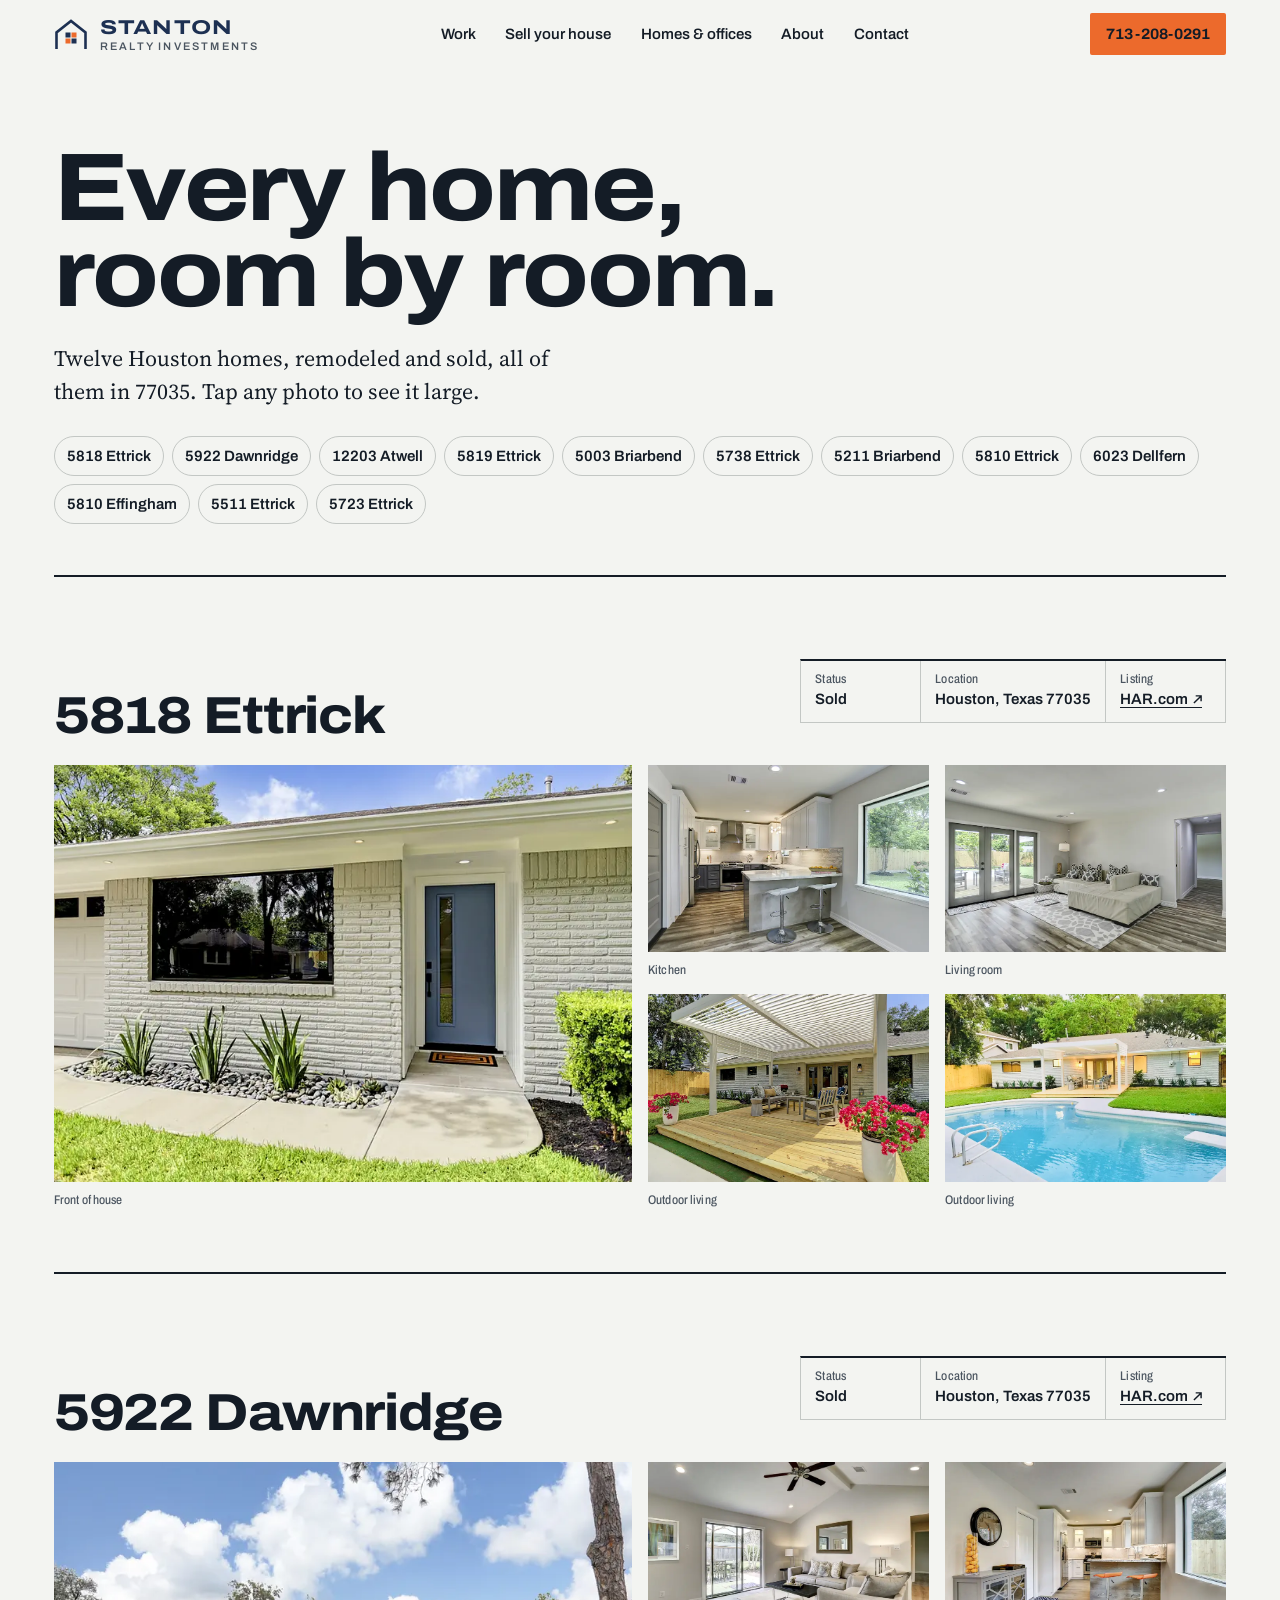
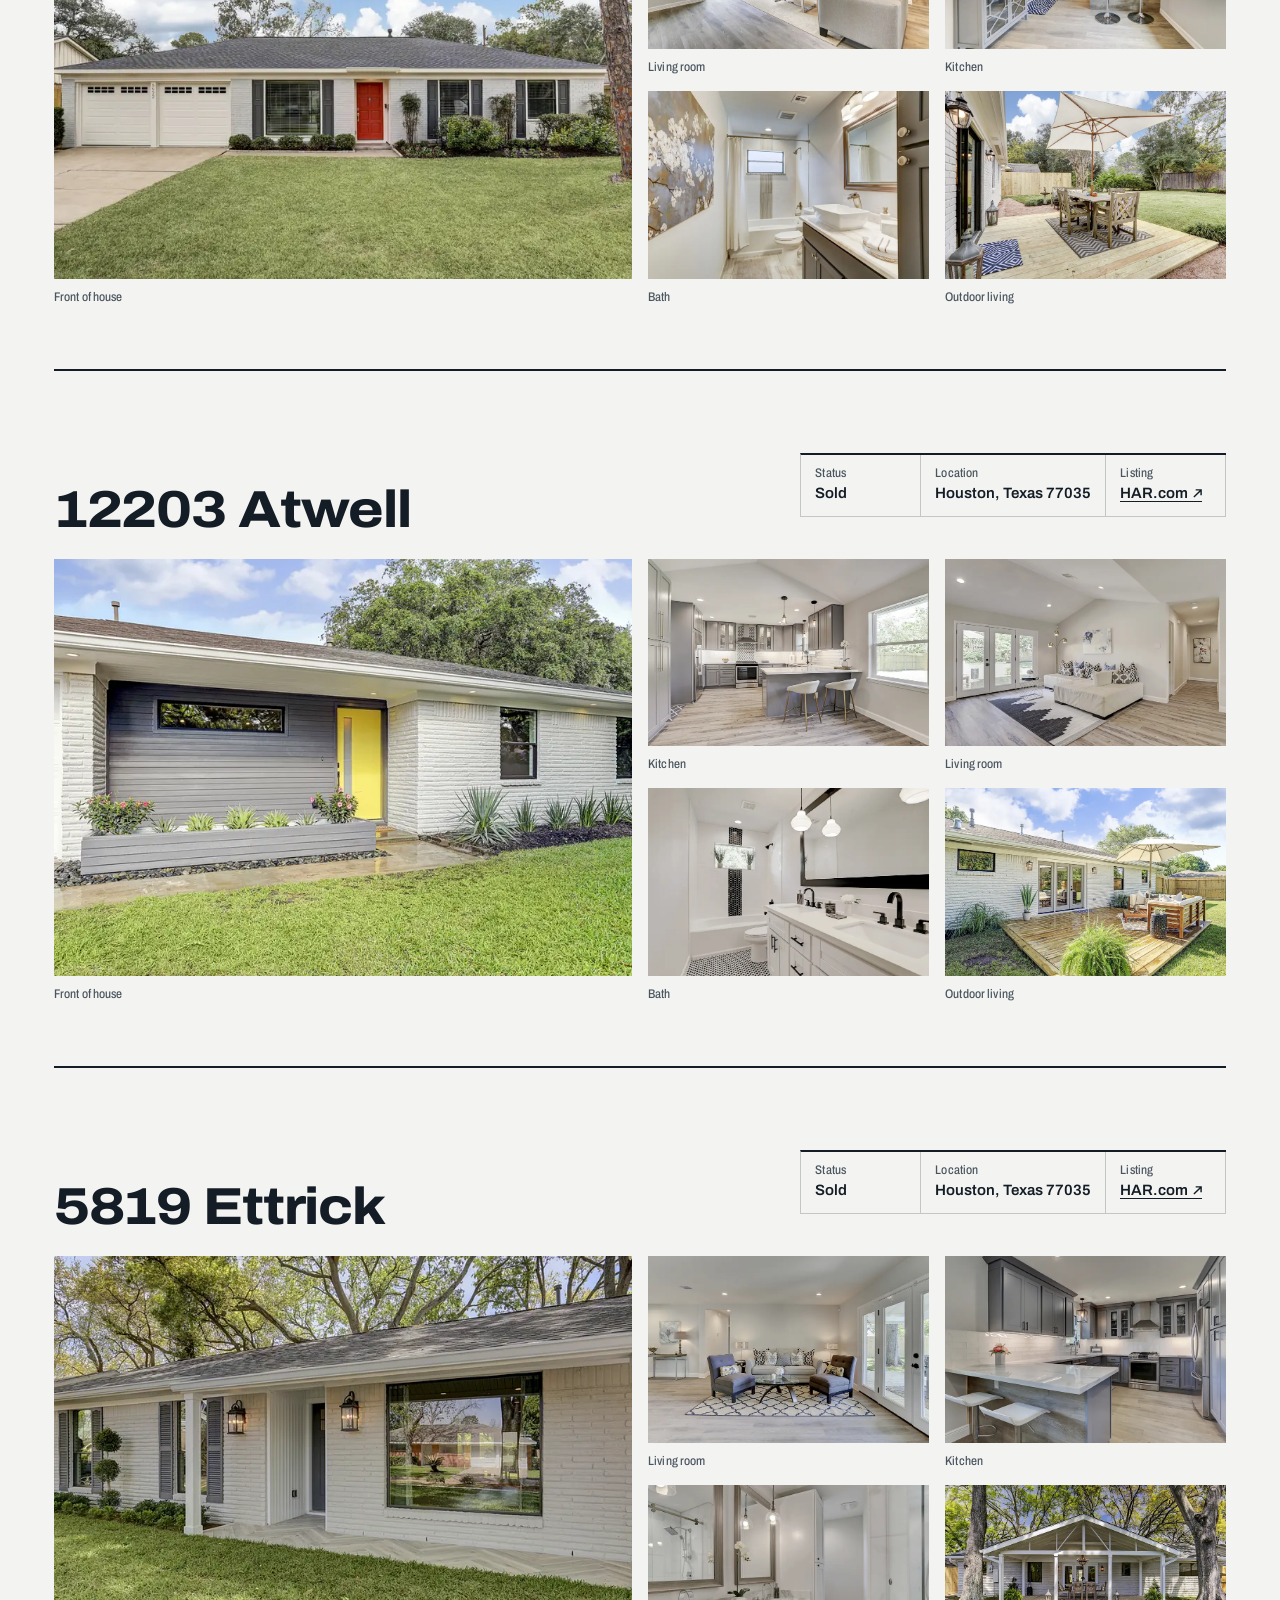
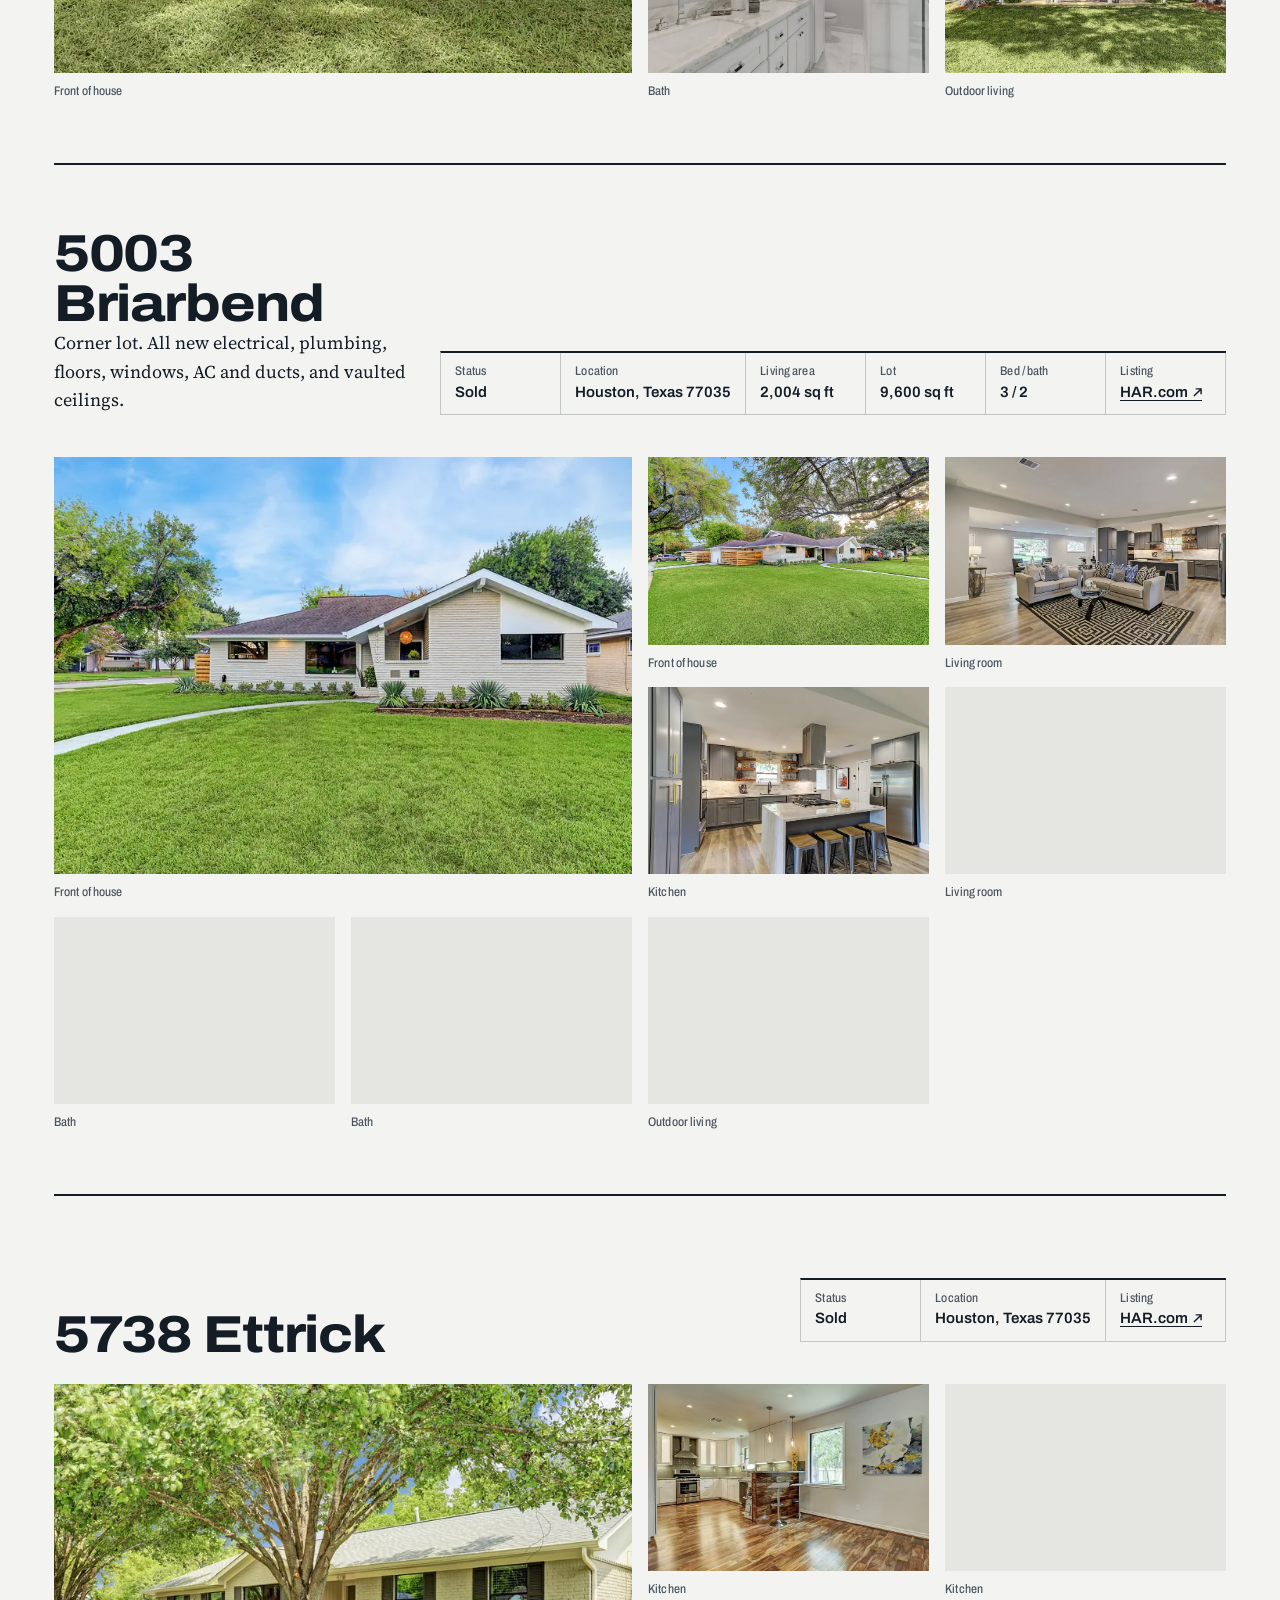
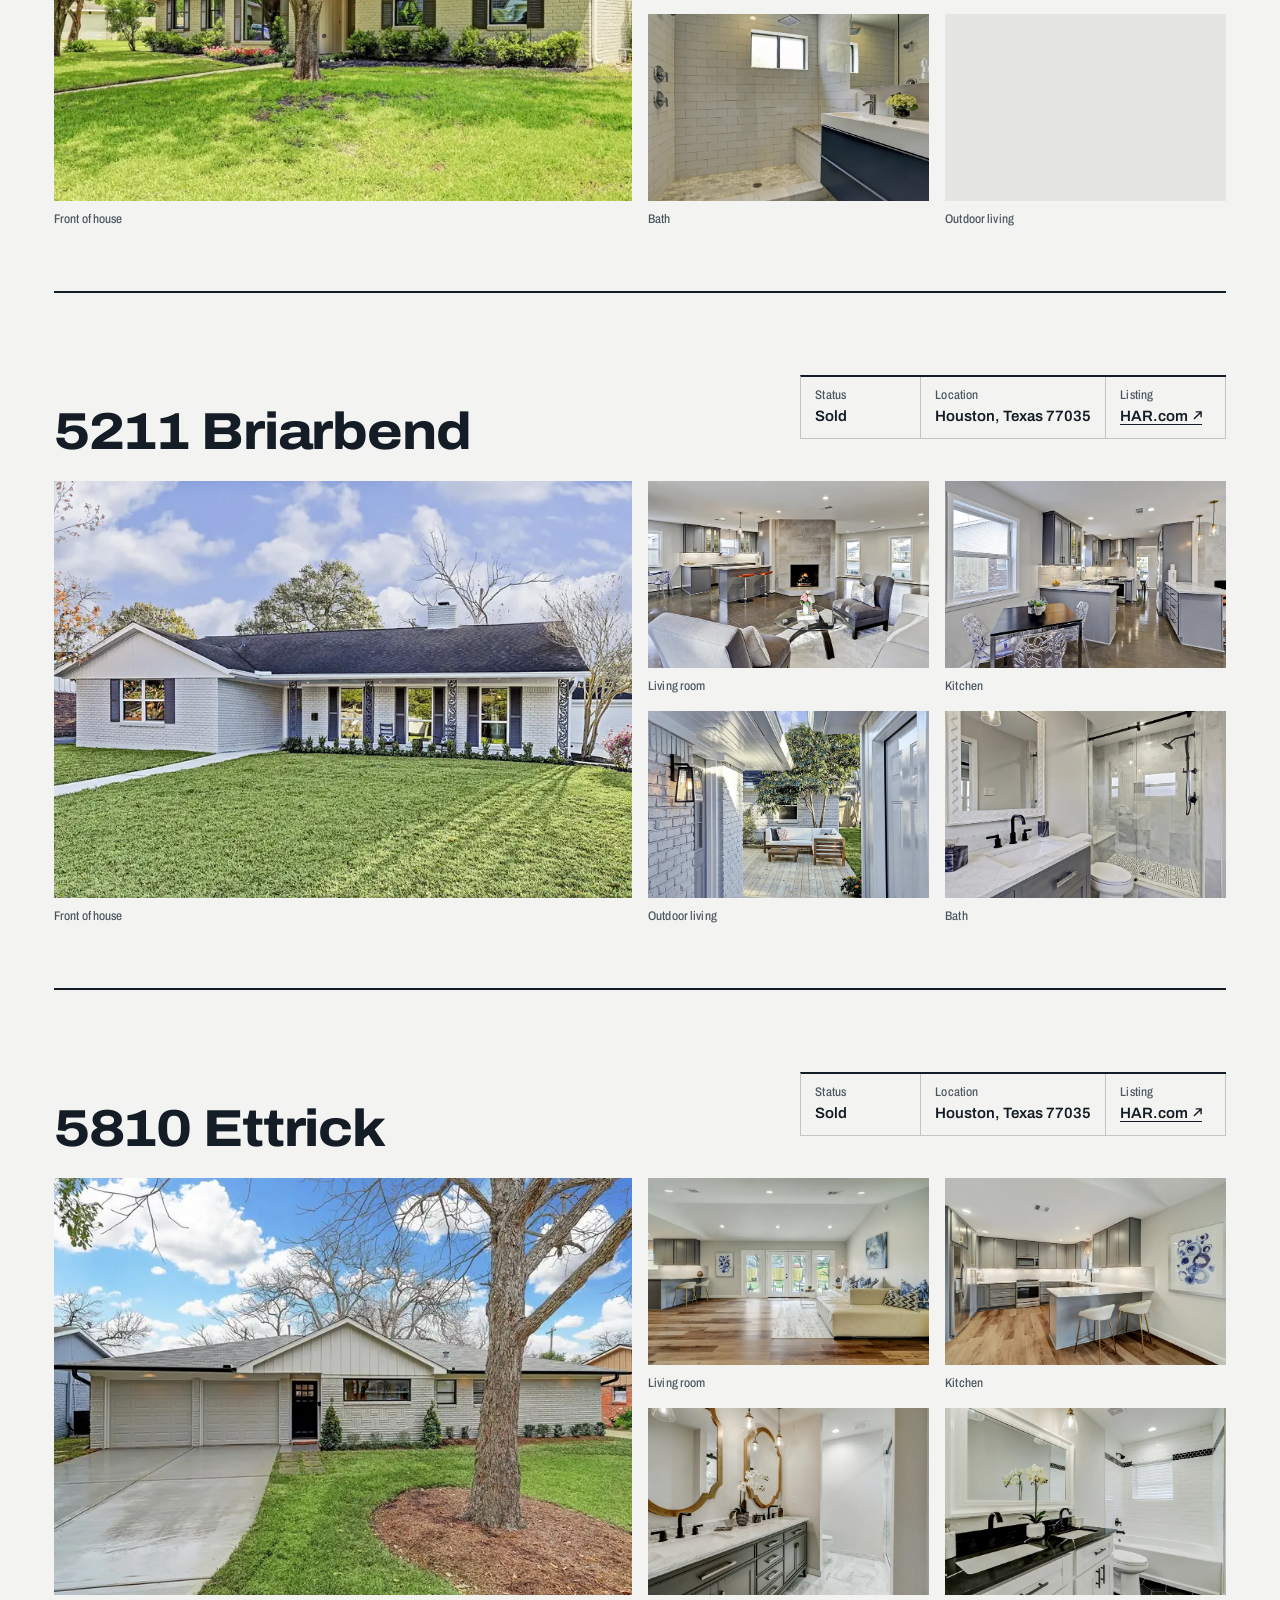
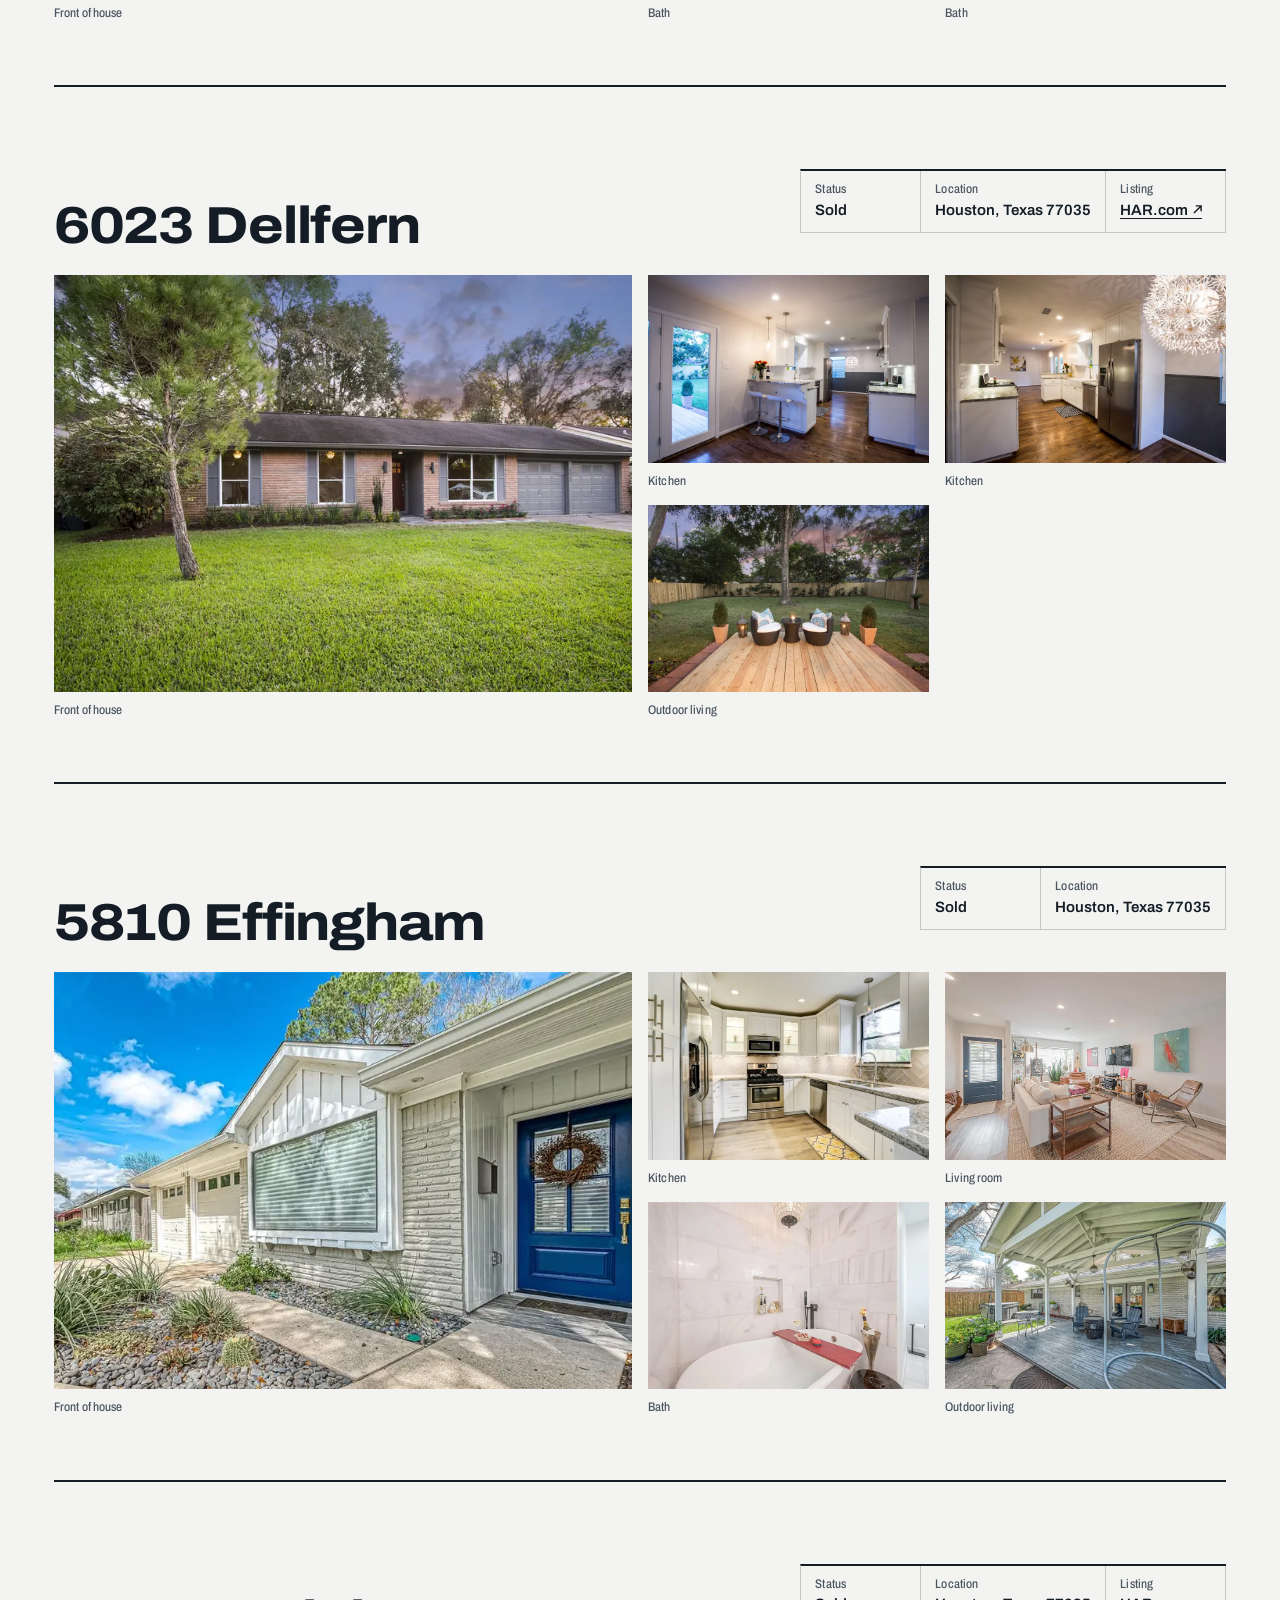
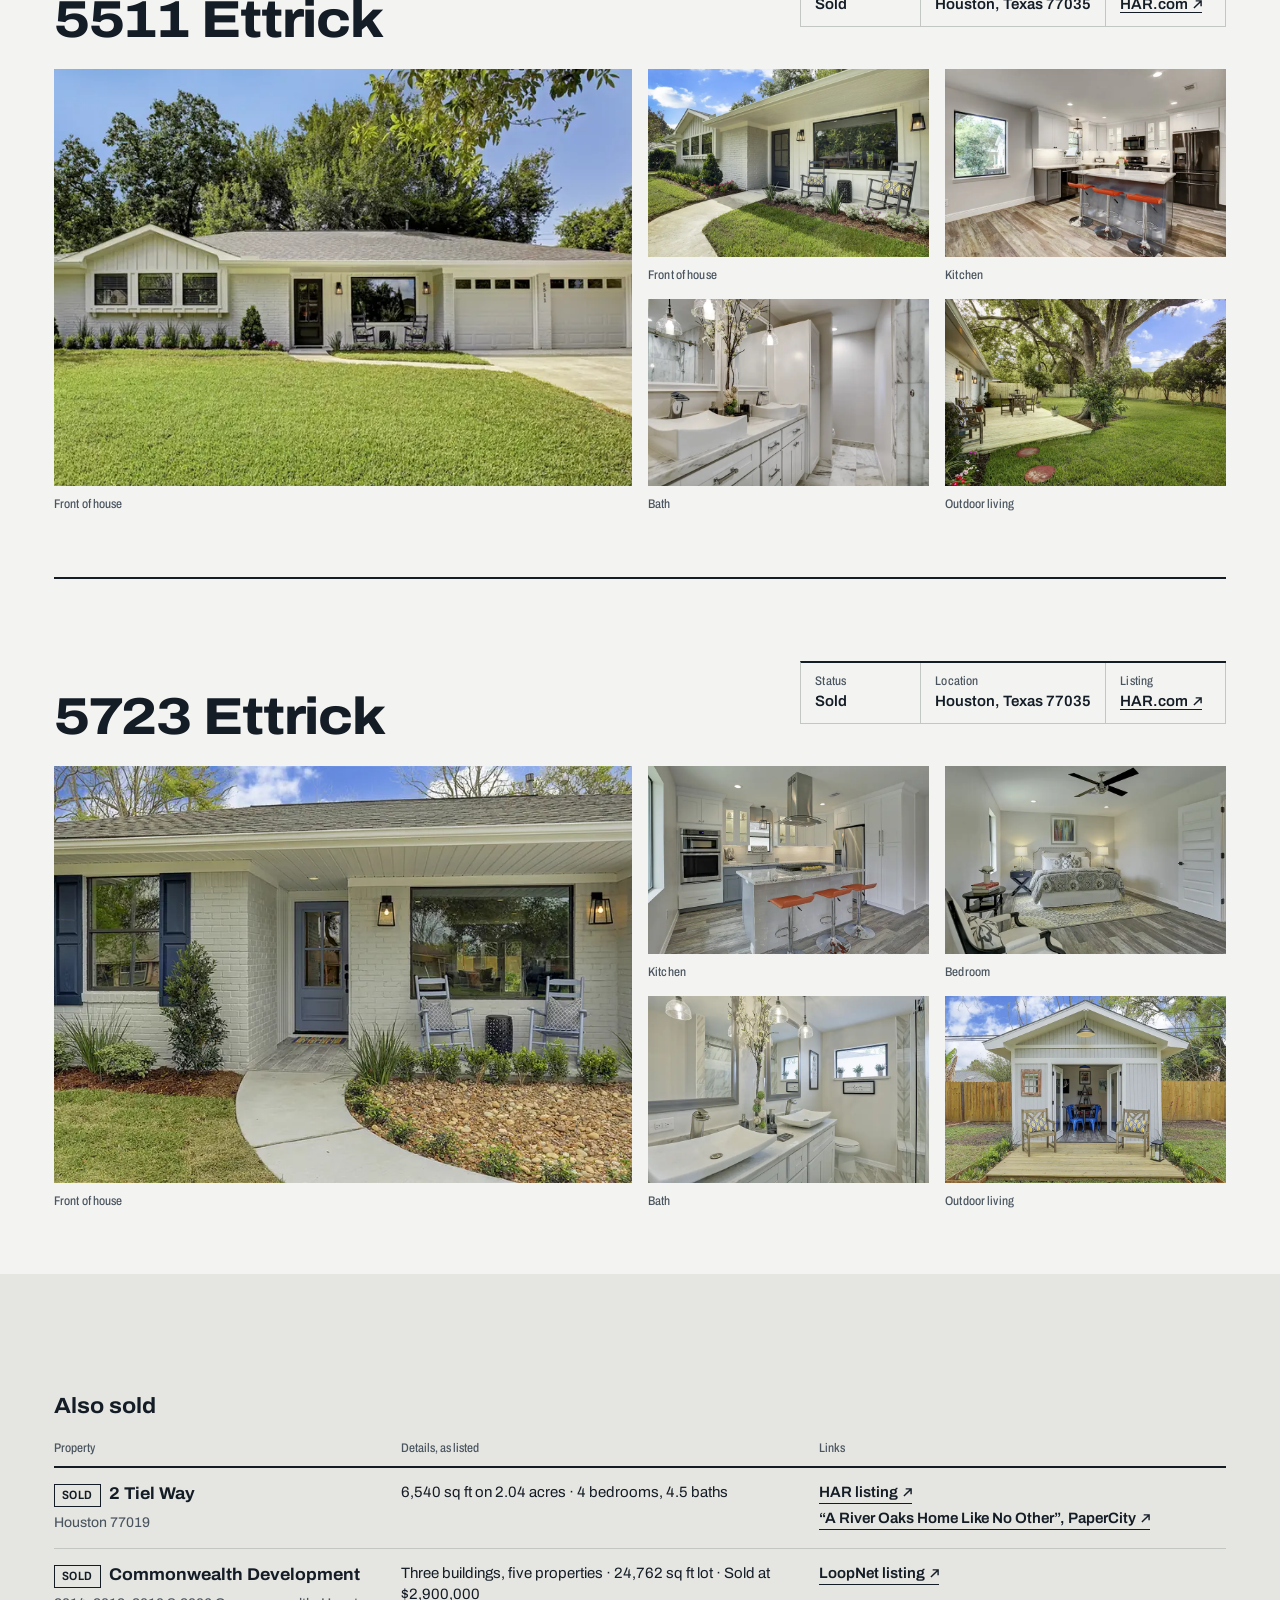
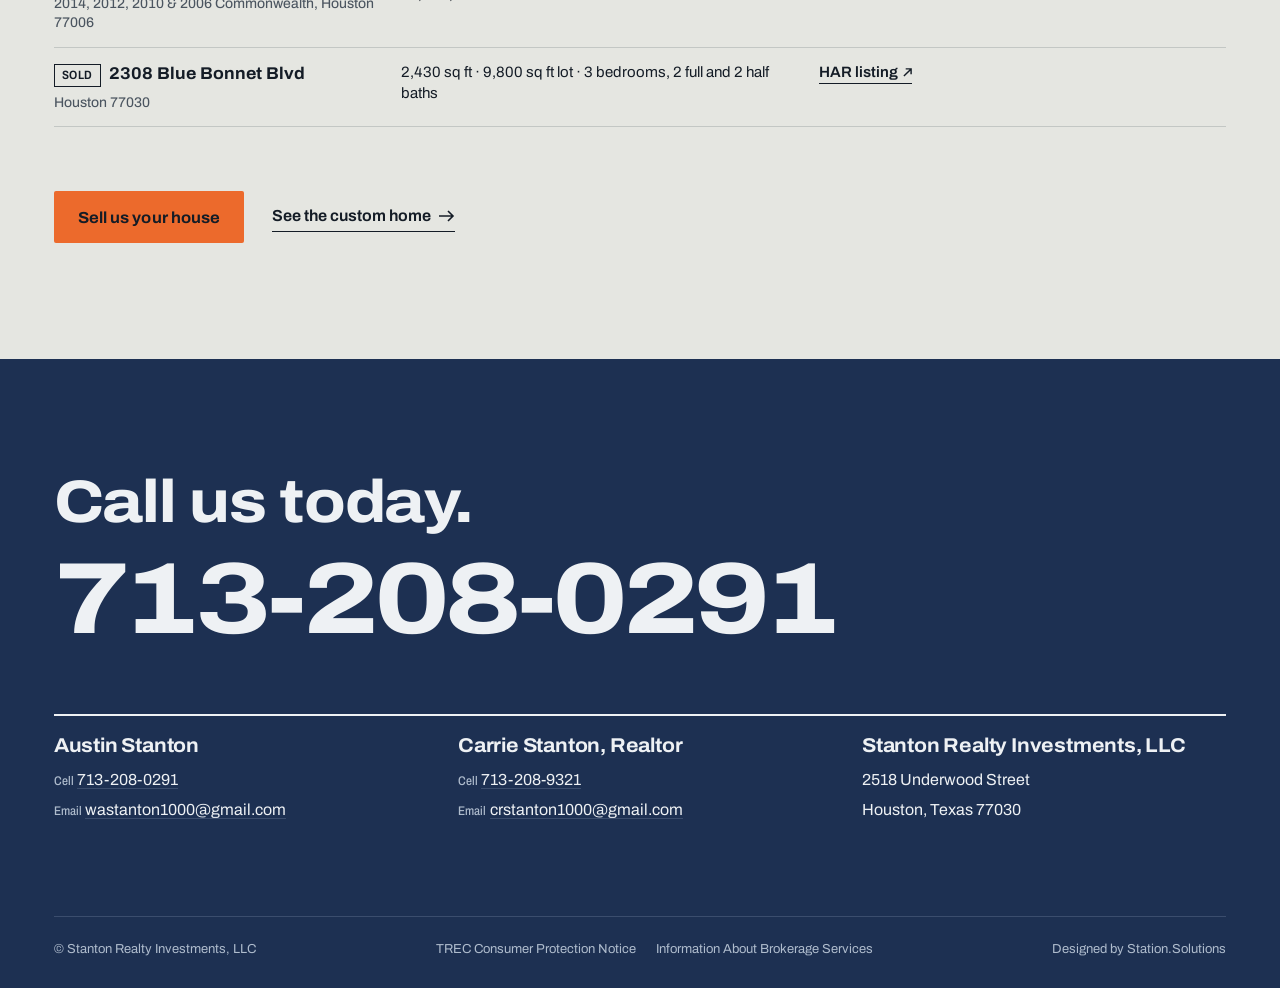
<file: work.html>
<!doctype html>
<html lang="en">
<head>
<meta charset="utf-8">
<meta name="viewport" content="width=device-width, initial-scale=1">
<meta name="robots" content="noindex, nofollow">
<title>The record: every home, room by room | Stanton Realty Investments</title>
<meta name="description" content="Twelve Houston homes remodeled and sold by Stanton Realty Investments, photographed room by room, with links to their HAR listings.">
<meta name="theme-color" content="#1d3052">
<meta property="og:title" content="The record: every home, room by room | Stanton Realty Investments">
<meta property="og:description" content="Twelve Houston homes remodeled and sold by Stanton Realty Investments, photographed room by room, with links to their HAR listings.">
<meta property="og:type" content="website">
<meta property="og:image" content="img/underwood-1-1440.webp">
<link rel="icon" href="data:image/svg+xml,%3Csvg xmlns='http://www.w3.org/2000/svg' viewBox='0 0 34 31'%3E%3Cpath d='M2.5 30V13.5L17 2l14.5 11.5V30' fill='none' stroke='%231d3052' stroke-width='3'/%3E%3Crect x='11.5' y='13.5' width='11' height='11' fill='%23ec6a2c'/%3E%3C/svg%3E">
<link rel="preload" href="fonts/archivo-var.woff2" as="font" type="font/woff2" crossorigin>
<link rel="stylesheet" href="css/site.css">
</head>
<body id="top">
<a class="skip" href="#main">Skip to content</a>
<header class="site-header">
  <div class="wrap header-row">
    <a class="brand" href="index.html" aria-label="Stanton Realty Investments, home"><svg viewBox="0 0 34 31" aria-hidden="true"><path d="M2.5 30V13.5L17 2l14.5 11.5V30" fill="none" stroke="currentColor" stroke-width="2.6" stroke-linejoin="miter"/><rect x="11.5" y="13.5" width="5" height="5" fill="currentColor"/><rect x="17.5" y="13.5" width="5" height="5" fill="#ec6a2c"/><rect x="11.5" y="19.5" width="5" height="5" fill="#ec6a2c"/><rect x="17.5" y="19.5" width="5" height="5" fill="currentColor"/></svg><span class="brand-words"><span class="brand-name">STANTON</span><span class="brand-sub">Realty Investments</span></span></a>
    <nav class="nav" aria-label="Main"><a href="index.html#work">Work</a><a href="index.html#sell">Sell your house</a><a href="index.html#homes">Homes & offices</a><a href="index.html#about">About</a><a href="index.html#contact">Contact</a></nav>
    <div class="header-actions">
      <a class="btn btn-primary header-call" href="tel:+17132080291"><span class="call-short">Call</span><span class="call-long">713-208-0291</span></a>
      <button class="menu-btn" type="button" aria-expanded="false" aria-controls="mobile-nav" aria-label="Menu"><span></span></button>
    </div>
  </div>
  <nav class="wrap mobile-nav" id="mobile-nav" aria-label="Main, mobile" hidden><a href="index.html#work">Work</a><a href="index.html#sell">Sell your house</a><a href="index.html#homes">Homes & offices</a><a href="index.html#about">About</a><a href="index.html#contact">Contact</a></nav>
</header>
<main id="main">
  <section class="record-intro">
    <div class="wrap">
      <h1>Every home, room by&nbsp;room.</h1>
      <p class="lede" style="margin-top:24px;max-width:46ch">Twelve Houston homes, remodeled and sold, all of them in 77035. Tap any photo to see it large.</p>
      <nav class="record-nav" aria-label="Homes on this page"><a href="#5818-ettrick">5818 Ettrick</a><a href="#5922-dawnridge">5922 Dawnridge</a><a href="#12203-atwell">12203 Atwell</a><a href="#5819-ettrick">5819 Ettrick</a><a href="#5003-briarbend">5003 Briarbend</a><a href="#5738-ettrick">5738 Ettrick</a><a href="#5211-briarbend">5211 Briarbend</a><a href="#5810-ettrick">5810 Ettrick</a><a href="#6023-dellfern">6023 Dellfern</a><a href="#5810-effingham">5810 Effingham</a><a href="#5511-ettrick">5511 Ettrick</a><a href="#5723-ettrick">5723 Ettrick</a></nav>
    </div>
  </section>
  <div class="wrap">
<section class="project" id="5818-ettrick" aria-labelledby="5818-ettrick-h">
  <div class="project-head"><div><h2 id="5818-ettrick-h">5818 Ettrick</h2></div><dl class="titleblock" style="min-width:min(100%,420px)"><div><dt class="label">Status</dt><dd>Sold</dd></div><div><dt class="label">Location</dt><dd>Houston, Texas 77035</dd></div><div><dt class="label">Listing</dt><dd><a class="ext" href="https://www.har.com/5818-ettrick-drive/sold_84006726" target="_blank" rel="noopener">HAR.com</a></dd></div></dl></div>
  <div class="project-photos"><a class="tile" href="img/5818-ettrick-0-1600.webp" data-open="5818-ettrick" data-i="0"><span class="ph"><img src="img/5818-ettrick-0-800.webp" srcset="img/5818-ettrick-0-800.webp 800w, img/5818-ettrick-0-1600.webp 1600w" sizes="(min-width: 900px) 48vw, 100vw" width="800" height="533" alt="Front of house at 5818 Ettrick, Houston 77035" loading="lazy" decoding="async"></span><span class="label">Front of house</span></a><a class="tile" href="img/5818-ettrick-1-1600.webp" data-open="5818-ettrick" data-i="1"><span class="ph"><img src="img/5818-ettrick-1-800.webp" srcset="img/5818-ettrick-1-800.webp 800w, img/5818-ettrick-1-1600.webp 1600w" sizes="(min-width: 900px) 24vw, 50vw" width="800" height="533" alt="Kitchen at 5818 Ettrick, Houston 77035" loading="lazy" decoding="async"></span><span class="label">Kitchen</span></a><a class="tile" href="img/5818-ettrick-2-1600.webp" data-open="5818-ettrick" data-i="2"><span class="ph"><img src="img/5818-ettrick-2-800.webp" srcset="img/5818-ettrick-2-800.webp 800w, img/5818-ettrick-2-1600.webp 1600w" sizes="(min-width: 900px) 24vw, 50vw" width="800" height="533" alt="Living room at 5818 Ettrick, Houston 77035" loading="lazy" decoding="async"></span><span class="label">Living room</span></a><a class="tile" href="img/5818-ettrick-3-1600.webp" data-open="5818-ettrick" data-i="3"><span class="ph"><img src="img/5818-ettrick-3-800.webp" srcset="img/5818-ettrick-3-800.webp 800w, img/5818-ettrick-3-1600.webp 1600w" sizes="(min-width: 900px) 24vw, 50vw" width="800" height="533" alt="Outdoor living at 5818 Ettrick, Houston 77035" loading="lazy" decoding="async"></span><span class="label">Outdoor living</span></a><a class="tile" href="img/5818-ettrick-4-1600.webp" data-open="5818-ettrick" data-i="4"><span class="ph"><img src="img/5818-ettrick-4-800.webp" srcset="img/5818-ettrick-4-800.webp 800w, img/5818-ettrick-4-1600.webp 1440w" sizes="(min-width: 900px) 24vw, 50vw" width="800" height="600" alt="Outdoor living at 5818 Ettrick, Houston 77035" loading="lazy" decoding="async"></span><span class="label">Outdoor living</span></a></div>
</section>
<section class="project" id="5922-dawnridge" aria-labelledby="5922-dawnridge-h">
  <div class="project-head"><div><h2 id="5922-dawnridge-h">5922 Dawnridge</h2></div><dl class="titleblock" style="min-width:min(100%,420px)"><div><dt class="label">Status</dt><dd>Sold</dd></div><div><dt class="label">Location</dt><dd>Houston, Texas 77035</dd></div><div><dt class="label">Listing</dt><dd><a class="ext" href="https://www.har.com/5922-dawnridge-dr/sold_99470034" target="_blank" rel="noopener">HAR.com</a></dd></div></dl></div>
  <div class="project-photos"><a class="tile" href="img/5922-dawnridge-0-1600.webp" data-open="5922-dawnridge" data-i="0"><span class="ph"><img src="img/5922-dawnridge-0-800.webp" srcset="img/5922-dawnridge-0-800.webp 800w, img/5922-dawnridge-0-1600.webp 1600w" sizes="(min-width: 900px) 48vw, 100vw" width="800" height="533" alt="Front of house at 5922 Dawnridge, Houston 77035" loading="lazy" decoding="async"></span><span class="label">Front of house</span></a><a class="tile" href="img/5922-dawnridge-1-1600.webp" data-open="5922-dawnridge" data-i="1"><span class="ph"><img src="img/5922-dawnridge-1-800.webp" srcset="img/5922-dawnridge-1-800.webp 800w, img/5922-dawnridge-1-1600.webp 1600w" sizes="(min-width: 900px) 24vw, 50vw" width="800" height="533" alt="Living room at 5922 Dawnridge, Houston 77035" loading="lazy" decoding="async"></span><span class="label">Living room</span></a><a class="tile" href="img/5922-dawnridge-2-1600.webp" data-open="5922-dawnridge" data-i="2"><span class="ph"><img src="img/5922-dawnridge-2-800.webp" srcset="img/5922-dawnridge-2-800.webp 800w, img/5922-dawnridge-2-1600.webp 1600w" sizes="(min-width: 900px) 24vw, 50vw" width="800" height="533" alt="Kitchen at 5922 Dawnridge, Houston 77035" loading="lazy" decoding="async"></span><span class="label">Kitchen</span></a><a class="tile" href="img/5922-dawnridge-3-1600.webp" data-open="5922-dawnridge" data-i="3"><span class="ph"><img src="img/5922-dawnridge-3-800.webp" srcset="img/5922-dawnridge-3-800.webp 800w, img/5922-dawnridge-3-1600.webp 1600w" sizes="(min-width: 900px) 24vw, 50vw" width="800" height="532" alt="Bath at 5922 Dawnridge, Houston 77035" loading="lazy" decoding="async"></span><span class="label">Bath</span></a><a class="tile" href="img/5922-dawnridge-4-1600.webp" data-open="5922-dawnridge" data-i="4"><span class="ph"><img src="img/5922-dawnridge-4-800.webp" srcset="img/5922-dawnridge-4-800.webp 800w, img/5922-dawnridge-4-1600.webp 1600w" sizes="(min-width: 900px) 24vw, 50vw" width="800" height="533" alt="Outdoor living at 5922 Dawnridge, Houston 77035" loading="lazy" decoding="async"></span><span class="label">Outdoor living</span></a></div>
</section>
<section class="project" id="12203-atwell" aria-labelledby="12203-atwell-h">
  <div class="project-head"><div><h2 id="12203-atwell-h">12203 Atwell</h2></div><dl class="titleblock" style="min-width:min(100%,420px)"><div><dt class="label">Status</dt><dd>Sold</dd></div><div><dt class="label">Location</dt><dd>Houston, Texas 77035</dd></div><div><dt class="label">Listing</dt><dd><a class="ext" href="https://www.har.com/homedetail/12203-atwell-dr-houston-tx-77035/11870845" target="_blank" rel="noopener">HAR.com</a></dd></div></dl></div>
  <div class="project-photos"><a class="tile" href="img/12203-atwell-0-1600.webp" data-open="12203-atwell" data-i="0"><span class="ph"><img src="img/12203-atwell-0-800.webp" srcset="img/12203-atwell-0-800.webp 800w, img/12203-atwell-0-1600.webp 1600w" sizes="(min-width: 900px) 48vw, 100vw" width="800" height="533" alt="Front of house at 12203 Atwell, Houston 77035" loading="lazy" decoding="async"></span><span class="label">Front of house</span></a><a class="tile" href="img/12203-atwell-1-1600.webp" data-open="12203-atwell" data-i="1"><span class="ph"><img src="img/12203-atwell-1-800.webp" srcset="img/12203-atwell-1-800.webp 800w, img/12203-atwell-1-1600.webp 1600w" sizes="(min-width: 900px) 24vw, 50vw" width="800" height="533" alt="Kitchen at 12203 Atwell, Houston 77035" loading="lazy" decoding="async"></span><span class="label">Kitchen</span></a><a class="tile" href="img/12203-atwell-2-1600.webp" data-open="12203-atwell" data-i="2"><span class="ph"><img src="img/12203-atwell-2-800.webp" srcset="img/12203-atwell-2-800.webp 800w, img/12203-atwell-2-1600.webp 1600w" sizes="(min-width: 900px) 24vw, 50vw" width="800" height="533" alt="Living room at 12203 Atwell, Houston 77035" loading="lazy" decoding="async"></span><span class="label">Living room</span></a><a class="tile" href="img/12203-atwell-3-1600.webp" data-open="12203-atwell" data-i="3"><span class="ph"><img src="img/12203-atwell-3-800.webp" srcset="img/12203-atwell-3-800.webp 800w, img/12203-atwell-3-1600.webp 1600w" sizes="(min-width: 900px) 24vw, 50vw" width="800" height="533" alt="Bath at 12203 Atwell, Houston 77035" loading="lazy" decoding="async"></span><span class="label">Bath</span></a><a class="tile" href="img/12203-atwell-4-1600.webp" data-open="12203-atwell" data-i="4"><span class="ph"><img src="img/12203-atwell-4-800.webp" srcset="img/12203-atwell-4-800.webp 800w, img/12203-atwell-4-1600.webp 1600w" sizes="(min-width: 900px) 24vw, 50vw" width="800" height="533" alt="Outdoor living at 12203 Atwell, Houston 77035" loading="lazy" decoding="async"></span><span class="label">Outdoor living</span></a></div>
</section>
<section class="project" id="5819-ettrick" aria-labelledby="5819-ettrick-h">
  <div class="project-head"><div><h2 id="5819-ettrick-h">5819 Ettrick</h2></div><dl class="titleblock" style="min-width:min(100%,420px)"><div><dt class="label">Status</dt><dd>Sold</dd></div><div><dt class="label">Location</dt><dd>Houston, Texas 77035</dd></div><div><dt class="label">Listing</dt><dd><a class="ext" href="https://www.har.com/5819-ettrick-drive/sold_92174439" target="_blank" rel="noopener">HAR.com</a></dd></div></dl></div>
  <div class="project-photos"><a class="tile" href="img/5819-ettrick-0-1600.webp" data-open="5819-ettrick" data-i="0"><span class="ph"><img src="img/5819-ettrick-0-800.webp" srcset="img/5819-ettrick-0-800.webp 800w, img/5819-ettrick-0-1600.webp 1600w" sizes="(min-width: 900px) 48vw, 100vw" width="800" height="533" alt="Front of house at 5819 Ettrick, Houston 77035" loading="lazy" decoding="async"></span><span class="label">Front of house</span></a><a class="tile" href="img/5819-ettrick-1-1600.webp" data-open="5819-ettrick" data-i="1"><span class="ph"><img src="img/5819-ettrick-1-800.webp" srcset="img/5819-ettrick-1-800.webp 800w, img/5819-ettrick-1-1600.webp 1600w" sizes="(min-width: 900px) 24vw, 50vw" width="800" height="533" alt="Living room at 5819 Ettrick, Houston 77035" loading="lazy" decoding="async"></span><span class="label">Living room</span></a><a class="tile" href="img/5819-ettrick-2-1600.webp" data-open="5819-ettrick" data-i="2"><span class="ph"><img src="img/5819-ettrick-2-800.webp" srcset="img/5819-ettrick-2-800.webp 800w, img/5819-ettrick-2-1600.webp 1600w" sizes="(min-width: 900px) 24vw, 50vw" width="800" height="534" alt="Kitchen at 5819 Ettrick, Houston 77035" loading="lazy" decoding="async"></span><span class="label">Kitchen</span></a><a class="tile" href="img/5819-ettrick-3-1600.webp" data-open="5819-ettrick" data-i="3"><span class="ph"><img src="img/5819-ettrick-3-800.webp" srcset="img/5819-ettrick-3-800.webp 800w, img/5819-ettrick-3-1600.webp 1600w" sizes="(min-width: 900px) 24vw, 50vw" width="800" height="534" alt="Bath at 5819 Ettrick, Houston 77035" loading="lazy" decoding="async"></span><span class="label">Bath</span></a><a class="tile" href="img/5819-ettrick-4-1600.webp" data-open="5819-ettrick" data-i="4"><span class="ph"><img src="img/5819-ettrick-4-800.webp" srcset="img/5819-ettrick-4-800.webp 800w, img/5819-ettrick-4-1600.webp 1600w" sizes="(min-width: 900px) 24vw, 50vw" width="800" height="533" alt="Outdoor living at 5819 Ettrick, Houston 77035" loading="lazy" decoding="async"></span><span class="label">Outdoor living</span></a></div>
</section>
<section class="project" id="5003-briarbend" aria-labelledby="5003-briarbend-h">
  <div class="project-head"><div><h2 id="5003-briarbend-h">5003 Briarbend</h2><p class="note">Corner lot. All new electrical, plumbing, floors, windows, AC and ducts, and vaulted ceilings.</p></div><dl class="titleblock" style="min-width:min(100%,420px)"><div><dt class="label">Status</dt><dd>Sold</dd></div><div><dt class="label">Location</dt><dd>Houston, Texas 77035</dd></div><div><dt class="label">Living area</dt><dd>2,004 sq ft</dd></div><div><dt class="label">Lot</dt><dd>9,600 sq ft</dd></div><div><dt class="label">Bed / bath</dt><dd>3 / 2</dd></div><div><dt class="label">Listing</dt><dd><a class="ext" href="https://www.har.com/homedetail/5003-briarbend-dr-houston-tx-77035/3241283" target="_blank" rel="noopener">HAR.com</a></dd></div></dl></div>
  <div class="project-photos"><a class="tile" href="img/5003-briarbend-0-1600.webp" data-open="5003-briarbend" data-i="0"><span class="ph"><img src="img/5003-briarbend-0-800.webp" srcset="img/5003-briarbend-0-800.webp 800w, img/5003-briarbend-0-1600.webp 1600w" sizes="(min-width: 900px) 48vw, 100vw" width="800" height="533" alt="Front of house at 5003 Briarbend, Houston 77035" loading="lazy" decoding="async"></span><span class="label">Front of house</span></a><a class="tile" href="img/5003-briarbend-1-1600.webp" data-open="5003-briarbend" data-i="1"><span class="ph"><img src="img/5003-briarbend-1-800.webp" srcset="img/5003-briarbend-1-800.webp 800w, img/5003-briarbend-1-1600.webp 1600w" sizes="(min-width: 900px) 24vw, 50vw" width="800" height="533" alt="Front of house at 5003 Briarbend, Houston 77035" loading="lazy" decoding="async"></span><span class="label">Front of house</span></a><a class="tile" href="img/5003-briarbend-2-1600.webp" data-open="5003-briarbend" data-i="2"><span class="ph"><img src="img/5003-briarbend-2-800.webp" srcset="img/5003-briarbend-2-800.webp 800w, img/5003-briarbend-2-1600.webp 1600w" sizes="(min-width: 900px) 24vw, 50vw" width="800" height="533" alt="Living room at 5003 Briarbend, Houston 77035" loading="lazy" decoding="async"></span><span class="label">Living room</span></a><a class="tile" href="img/5003-briarbend-3-1600.webp" data-open="5003-briarbend" data-i="3"><span class="ph"><img src="img/5003-briarbend-3-800.webp" srcset="img/5003-briarbend-3-800.webp 800w, img/5003-briarbend-3-1600.webp 1600w" sizes="(min-width: 900px) 24vw, 50vw" width="800" height="533" alt="Kitchen at 5003 Briarbend, Houston 77035" loading="lazy" decoding="async"></span><span class="label">Kitchen</span></a><a class="tile" href="img/5003-briarbend-4-1600.webp" data-open="5003-briarbend" data-i="4"><span class="ph"><img src="img/5003-briarbend-4-800.webp" srcset="img/5003-briarbend-4-800.webp 800w, img/5003-briarbend-4-1600.webp 1600w" sizes="(min-width: 900px) 24vw, 50vw" width="800" height="533" alt="Living room at 5003 Briarbend, Houston 77035" loading="lazy" decoding="async"></span><span class="label">Living room</span></a><a class="tile" href="img/5003-briarbend-5-1600.webp" data-open="5003-briarbend" data-i="5"><span class="ph"><img src="img/5003-briarbend-5-800.webp" srcset="img/5003-briarbend-5-800.webp 800w, img/5003-briarbend-5-1600.webp 1600w" sizes="(min-width: 900px) 24vw, 50vw" width="800" height="533" alt="Bath at 5003 Briarbend, Houston 77035" loading="lazy" decoding="async"></span><span class="label">Bath</span></a><a class="tile" href="img/5003-briarbend-6-1600.webp" data-open="5003-briarbend" data-i="6"><span class="ph"><img src="img/5003-briarbend-6-800.webp" srcset="img/5003-briarbend-6-800.webp 800w, img/5003-briarbend-6-1600.webp 1600w" sizes="(min-width: 900px) 24vw, 50vw" width="800" height="533" alt="Bath at 5003 Briarbend, Houston 77035" loading="lazy" decoding="async"></span><span class="label">Bath</span></a><a class="tile" href="img/5003-briarbend-7-1600.webp" data-open="5003-briarbend" data-i="7"><span class="ph"><img src="img/5003-briarbend-7-800.webp" srcset="img/5003-briarbend-7-800.webp 800w, img/5003-briarbend-7-1600.webp 1600w" sizes="(min-width: 900px) 24vw, 50vw" width="800" height="533" alt="Outdoor living at 5003 Briarbend, Houston 77035" loading="lazy" decoding="async"></span><span class="label">Outdoor living</span></a></div>
</section>
<section class="project" id="5738-ettrick" aria-labelledby="5738-ettrick-h">
  <div class="project-head"><div><h2 id="5738-ettrick-h">5738 Ettrick</h2></div><dl class="titleblock" style="min-width:min(100%,420px)"><div><dt class="label">Status</dt><dd>Sold</dd></div><div><dt class="label">Location</dt><dd>Houston, Texas 77035</dd></div><div><dt class="label">Listing</dt><dd><a class="ext" href="https://www.har.com/5738-ettrick-dr/sale_9058768" target="_blank" rel="noopener">HAR.com</a></dd></div></dl></div>
  <div class="project-photos"><a class="tile" href="img/5738-ettrick-0-1600.webp" data-open="5738-ettrick" data-i="0"><span class="ph"><img src="img/5738-ettrick-0-800.webp" srcset="img/5738-ettrick-0-800.webp 800w, img/5738-ettrick-0-1600.webp 1600w" sizes="(min-width: 900px) 48vw, 100vw" width="800" height="533" alt="Front of house at 5738 Ettrick, Houston 77035" loading="lazy" decoding="async"></span><span class="label">Front of house</span></a><a class="tile" href="img/5738-ettrick-1-1600.webp" data-open="5738-ettrick" data-i="1"><span class="ph"><img src="img/5738-ettrick-1-800.webp" srcset="img/5738-ettrick-1-800.webp 800w, img/5738-ettrick-1-1600.webp 1600w" sizes="(min-width: 900px) 24vw, 50vw" width="800" height="533" alt="Kitchen at 5738 Ettrick, Houston 77035" loading="lazy" decoding="async"></span><span class="label">Kitchen</span></a><a class="tile" href="img/5738-ettrick-2-1600.webp" data-open="5738-ettrick" data-i="2"><span class="ph"><img src="img/5738-ettrick-2-800.webp" srcset="img/5738-ettrick-2-800.webp 800w, img/5738-ettrick-2-1600.webp 1600w" sizes="(min-width: 900px) 24vw, 50vw" width="800" height="533" alt="Kitchen at 5738 Ettrick, Houston 77035" loading="lazy" decoding="async"></span><span class="label">Kitchen</span></a><a class="tile" href="img/5738-ettrick-3-1600.webp" data-open="5738-ettrick" data-i="3"><span class="ph"><img src="img/5738-ettrick-3-800.webp" srcset="img/5738-ettrick-3-800.webp 800w, img/5738-ettrick-3-1600.webp 1600w" sizes="(min-width: 900px) 24vw, 50vw" width="800" height="533" alt="Bath at 5738 Ettrick, Houston 77035" loading="lazy" decoding="async"></span><span class="label">Bath</span></a><a class="tile" href="img/5738-ettrick-4-1600.webp" data-open="5738-ettrick" data-i="4"><span class="ph"><img src="img/5738-ettrick-4-800.webp" srcset="img/5738-ettrick-4-800.webp 800w, img/5738-ettrick-4-1600.webp 1600w" sizes="(min-width: 900px) 24vw, 50vw" width="800" height="533" alt="Outdoor living at 5738 Ettrick, Houston 77035" loading="lazy" decoding="async"></span><span class="label">Outdoor living</span></a></div>
</section>
<section class="project" id="5211-briarbend" aria-labelledby="5211-briarbend-h">
  <div class="project-head"><div><h2 id="5211-briarbend-h">5211 Briarbend</h2></div><dl class="titleblock" style="min-width:min(100%,420px)"><div><dt class="label">Status</dt><dd>Sold</dd></div><div><dt class="label">Location</dt><dd>Houston, Texas 77035</dd></div><div><dt class="label">Listing</dt><dd><a class="ext" href="https://www.har.com/5211-briarbend-drive/sold_7630163" target="_blank" rel="noopener">HAR.com</a></dd></div></dl></div>
  <div class="project-photos"><a class="tile" href="img/5211-briarbend-0-1600.webp" data-open="5211-briarbend" data-i="0"><span class="ph"><img src="img/5211-briarbend-0-800.webp" srcset="img/5211-briarbend-0-800.webp 800w, img/5211-briarbend-0-1600.webp 1600w" sizes="(min-width: 900px) 48vw, 100vw" width="800" height="533" alt="Front of house at 5211 Briarbend, Houston 77035" loading="lazy" decoding="async"></span><span class="label">Front of house</span></a><a class="tile" href="img/5211-briarbend-1-1600.webp" data-open="5211-briarbend" data-i="1"><span class="ph"><img src="img/5211-briarbend-1-800.webp" srcset="img/5211-briarbend-1-800.webp 800w, img/5211-briarbend-1-1600.webp 1600w" sizes="(min-width: 900px) 24vw, 50vw" width="800" height="533" alt="Living room at 5211 Briarbend, Houston 77035" loading="lazy" decoding="async"></span><span class="label">Living room</span></a><a class="tile" href="img/5211-briarbend-2-1600.webp" data-open="5211-briarbend" data-i="2"><span class="ph"><img src="img/5211-briarbend-2-800.webp" srcset="img/5211-briarbend-2-800.webp 800w, img/5211-briarbend-2-1600.webp 1600w" sizes="(min-width: 900px) 24vw, 50vw" width="800" height="533" alt="Kitchen at 5211 Briarbend, Houston 77035" loading="lazy" decoding="async"></span><span class="label">Kitchen</span></a><a class="tile" href="img/5211-briarbend-3-1600.webp" data-open="5211-briarbend" data-i="3"><span class="ph"><img src="img/5211-briarbend-3-800.webp" srcset="img/5211-briarbend-3-800.webp 800w, img/5211-briarbend-3-1600.webp 1600w" sizes="(min-width: 900px) 24vw, 50vw" width="800" height="533" alt="Outdoor living at 5211 Briarbend, Houston 77035" loading="lazy" decoding="async"></span><span class="label">Outdoor living</span></a><a class="tile" href="img/5211-briarbend-4-1600.webp" data-open="5211-briarbend" data-i="4"><span class="ph"><img src="img/5211-briarbend-4-800.webp" srcset="img/5211-briarbend-4-800.webp 800w, img/5211-briarbend-4-1600.webp 1600w" sizes="(min-width: 900px) 24vw, 50vw" width="800" height="533" alt="Bath at 5211 Briarbend, Houston 77035" loading="lazy" decoding="async"></span><span class="label">Bath</span></a></div>
</section>
<section class="project" id="5810-ettrick" aria-labelledby="5810-ettrick-h">
  <div class="project-head"><div><h2 id="5810-ettrick-h">5810 Ettrick</h2></div><dl class="titleblock" style="min-width:min(100%,420px)"><div><dt class="label">Status</dt><dd>Sold</dd></div><div><dt class="label">Location</dt><dd>Houston, Texas 77035</dd></div><div><dt class="label">Listing</dt><dd><a class="ext" href="https://www.har.com/homedetail/5810-ettrick-dr-houston-tx-77035/3256263" target="_blank" rel="noopener">HAR.com</a></dd></div></dl></div>
  <div class="project-photos"><a class="tile" href="img/5810-ettrick-0-1600.webp" data-open="5810-ettrick" data-i="0"><span class="ph"><img src="img/5810-ettrick-0-800.webp" srcset="img/5810-ettrick-0-800.webp 800w, img/5810-ettrick-0-1600.webp 1024w" sizes="(min-width: 900px) 48vw, 100vw" width="800" height="533" alt="Front of house at 5810 Ettrick, Houston 77035" loading="lazy" decoding="async"></span><span class="label">Front of house</span></a><a class="tile" href="img/5810-ettrick-1-1600.webp" data-open="5810-ettrick" data-i="1"><span class="ph"><img src="img/5810-ettrick-1-800.webp" srcset="img/5810-ettrick-1-800.webp 800w, img/5810-ettrick-1-1600.webp 1600w" sizes="(min-width: 900px) 24vw, 50vw" width="800" height="534" alt="Living room at 5810 Ettrick, Houston 77035" loading="lazy" decoding="async"></span><span class="label">Living room</span></a><a class="tile" href="img/5810-ettrick-2-1600.webp" data-open="5810-ettrick" data-i="2"><span class="ph"><img src="img/5810-ettrick-2-800.webp" srcset="img/5810-ettrick-2-800.webp 800w, img/5810-ettrick-2-1600.webp 1600w" sizes="(min-width: 900px) 24vw, 50vw" width="800" height="533" alt="Kitchen at 5810 Ettrick, Houston 77035" loading="lazy" decoding="async"></span><span class="label">Kitchen</span></a><a class="tile" href="img/5810-ettrick-3-1600.webp" data-open="5810-ettrick" data-i="3"><span class="ph"><img src="img/5810-ettrick-3-800.webp" srcset="img/5810-ettrick-3-800.webp 800w, img/5810-ettrick-3-1600.webp 1600w" sizes="(min-width: 900px) 24vw, 50vw" width="800" height="533" alt="Bath at 5810 Ettrick, Houston 77035" loading="lazy" decoding="async"></span><span class="label">Bath</span></a><a class="tile" href="img/5810-ettrick-4-1600.webp" data-open="5810-ettrick" data-i="4"><span class="ph"><img src="img/5810-ettrick-4-800.webp" srcset="img/5810-ettrick-4-800.webp 800w, img/5810-ettrick-4-1600.webp 1600w" sizes="(min-width: 900px) 24vw, 50vw" width="800" height="533" alt="Bath at 5810 Ettrick, Houston 77035" loading="lazy" decoding="async"></span><span class="label">Bath</span></a></div>
</section>
<section class="project" id="6023-dellfern" aria-labelledby="6023-dellfern-h">
  <div class="project-head"><div><h2 id="6023-dellfern-h">6023 Dellfern</h2></div><dl class="titleblock" style="min-width:min(100%,420px)"><div><dt class="label">Status</dt><dd>Sold</dd></div><div><dt class="label">Location</dt><dd>Houston, Texas 77035</dd></div><div><dt class="label">Listing</dt><dd><a class="ext" href="https://www.har.com/homedetail/6023-dellfern-dr-houston-tx-77035/3260255" target="_blank" rel="noopener">HAR.com</a></dd></div></dl></div>
  <div class="project-photos"><a class="tile" href="img/6023-dellfern-0-1600.webp" data-open="6023-dellfern" data-i="0"><span class="ph"><img src="img/6023-dellfern-0-800.webp" srcset="img/6023-dellfern-0-800.webp 800w, img/6023-dellfern-0-1600.webp 1600w" sizes="(min-width: 900px) 48vw, 100vw" width="800" height="532" alt="Front of house at 6023 Dellfern, Houston 77035" loading="lazy" decoding="async"></span><span class="label">Front of house</span></a><a class="tile" href="img/6023-dellfern-1-1600.webp" data-open="6023-dellfern" data-i="1"><span class="ph"><img src="img/6023-dellfern-1-800.webp" srcset="img/6023-dellfern-1-800.webp 800w, img/6023-dellfern-1-1600.webp 1600w" sizes="(min-width: 900px) 24vw, 50vw" width="800" height="532" alt="Kitchen at 6023 Dellfern, Houston 77035" loading="lazy" decoding="async"></span><span class="label">Kitchen</span></a><a class="tile" href="img/6023-dellfern-2-1600.webp" data-open="6023-dellfern" data-i="2"><span class="ph"><img src="img/6023-dellfern-2-800.webp" srcset="img/6023-dellfern-2-800.webp 800w, img/6023-dellfern-2-1600.webp 1600w" sizes="(min-width: 900px) 24vw, 50vw" width="800" height="532" alt="Kitchen at 6023 Dellfern, Houston 77035" loading="lazy" decoding="async"></span><span class="label">Kitchen</span></a><a class="tile" href="img/6023-dellfern-3-1600.webp" data-open="6023-dellfern" data-i="3"><span class="ph"><img src="img/6023-dellfern-3-800.webp" srcset="img/6023-dellfern-3-800.webp 800w, img/6023-dellfern-3-1600.webp 1600w" sizes="(min-width: 900px) 24vw, 50vw" width="800" height="532" alt="Outdoor living at 6023 Dellfern, Houston 77035" loading="lazy" decoding="async"></span><span class="label">Outdoor living</span></a></div>
</section>
<section class="project" id="5810-effingham" aria-labelledby="5810-effingham-h">
  <div class="project-head"><div><h2 id="5810-effingham-h">5810 Effingham</h2></div><dl class="titleblock" style="min-width:min(100%,420px)"><div><dt class="label">Status</dt><dd>Sold</dd></div><div><dt class="label">Location</dt><dd>Houston, Texas 77035</dd></div></dl></div>
  <div class="project-photos"><a class="tile" href="img/5810-effingham-0-1600.webp" data-open="5810-effingham" data-i="0"><span class="ph"><img src="img/5810-effingham-0-800.webp" srcset="img/5810-effingham-0-800.webp 800w, img/5810-effingham-0-1600.webp 1024w" sizes="(min-width: 900px) 48vw, 100vw" width="800" height="534" alt="Front of house at 5810 Effingham, Houston 77035" loading="lazy" decoding="async"></span><span class="label">Front of house</span></a><a class="tile" href="img/5810-effingham-1-1600.webp" data-open="5810-effingham" data-i="1"><span class="ph"><img src="img/5810-effingham-1-800.webp" srcset="img/5810-effingham-1-800.webp 800w, img/5810-effingham-1-1600.webp 1600w" sizes="(min-width: 900px) 24vw, 50vw" width="800" height="534" alt="Kitchen at 5810 Effingham, Houston 77035" loading="lazy" decoding="async"></span><span class="label">Kitchen</span></a><a class="tile" href="img/5810-effingham-2-1600.webp" data-open="5810-effingham" data-i="2"><span class="ph"><img src="img/5810-effingham-2-800.webp" srcset="img/5810-effingham-2-800.webp 800w, img/5810-effingham-2-1600.webp 1024w" sizes="(min-width: 900px) 24vw, 50vw" width="800" height="533" alt="Living room at 5810 Effingham, Houston 77035" loading="lazy" decoding="async"></span><span class="label">Living room</span></a><a class="tile" href="img/5810-effingham-3-1600.webp" data-open="5810-effingham" data-i="3"><span class="ph"><img src="img/5810-effingham-3-800.webp" srcset="img/5810-effingham-3-800.webp 800w, img/5810-effingham-3-1600.webp 1024w" sizes="(min-width: 900px) 24vw, 50vw" width="800" height="533" alt="Bath at 5810 Effingham, Houston 77035" loading="lazy" decoding="async"></span><span class="label">Bath</span></a><a class="tile" href="img/5810-effingham-4-1600.webp" data-open="5810-effingham" data-i="4"><span class="ph"><img src="img/5810-effingham-4-800.webp" srcset="img/5810-effingham-4-800.webp 800w, img/5810-effingham-4-1600.webp 1024w" sizes="(min-width: 900px) 24vw, 50vw" width="800" height="534" alt="Outdoor living at 5810 Effingham, Houston 77035" loading="lazy" decoding="async"></span><span class="label">Outdoor living</span></a></div>
</section>
<section class="project" id="5511-ettrick" aria-labelledby="5511-ettrick-h">
  <div class="project-head"><div><h2 id="5511-ettrick-h">5511 Ettrick</h2></div><dl class="titleblock" style="min-width:min(100%,420px)"><div><dt class="label">Status</dt><dd>Sold</dd></div><div><dt class="label">Location</dt><dd>Houston, Texas 77035</dd></div><div><dt class="label">Listing</dt><dd><a class="ext" href="https://www.har.com/5511-n-ettrick/sale_56133551" target="_blank" rel="noopener">HAR.com</a></dd></div></dl></div>
  <div class="project-photos"><a class="tile" href="img/5511-ettrick-0-1600.webp" data-open="5511-ettrick" data-i="0"><span class="ph"><img src="img/5511-ettrick-0-800.webp" srcset="img/5511-ettrick-0-800.webp 800w, img/5511-ettrick-0-1600.webp 1024w" sizes="(min-width: 900px) 48vw, 100vw" width="800" height="483" alt="Front of house at 5511 Ettrick, Houston 77035" loading="lazy" decoding="async"></span><span class="label">Front of house</span></a><a class="tile" href="img/5511-ettrick-1-1600.webp" data-open="5511-ettrick" data-i="1"><span class="ph"><img src="img/5511-ettrick-1-800.webp" srcset="img/5511-ettrick-1-800.webp 800w, img/5511-ettrick-1-1600.webp 1024w" sizes="(min-width: 900px) 24vw, 50vw" width="800" height="534" alt="Front of house at 5511 Ettrick, Houston 77035" loading="lazy" decoding="async"></span><span class="label">Front of house</span></a><a class="tile" href="img/5511-ettrick-2-1600.webp" data-open="5511-ettrick" data-i="2"><span class="ph"><img src="img/5511-ettrick-2-800.webp" srcset="img/5511-ettrick-2-800.webp 800w, img/5511-ettrick-2-1600.webp 1024w" sizes="(min-width: 900px) 24vw, 50vw" width="800" height="534" alt="Kitchen at 5511 Ettrick, Houston 77035" loading="lazy" decoding="async"></span><span class="label">Kitchen</span></a><a class="tile" href="img/5511-ettrick-3-1600.webp" data-open="5511-ettrick" data-i="3"><span class="ph"><img src="img/5511-ettrick-3-800.webp" srcset="img/5511-ettrick-3-800.webp 800w, img/5511-ettrick-3-1600.webp 1024w" sizes="(min-width: 900px) 24vw, 50vw" width="800" height="534" alt="Bath at 5511 Ettrick, Houston 77035" loading="lazy" decoding="async"></span><span class="label">Bath</span></a><a class="tile" href="img/5511-ettrick-4-1600.webp" data-open="5511-ettrick" data-i="4"><span class="ph"><img src="img/5511-ettrick-4-800.webp" srcset="img/5511-ettrick-4-800.webp 800w, img/5511-ettrick-4-1600.webp 1024w" sizes="(min-width: 900px) 24vw, 50vw" width="800" height="534" alt="Outdoor living at 5511 Ettrick, Houston 77035" loading="lazy" decoding="async"></span><span class="label">Outdoor living</span></a></div>
</section>
<section class="project" id="5723-ettrick" aria-labelledby="5723-ettrick-h">
  <div class="project-head"><div><h2 id="5723-ettrick-h">5723 Ettrick</h2></div><dl class="titleblock" style="min-width:min(100%,420px)"><div><dt class="label">Status</dt><dd>Sold</dd></div><div><dt class="label">Location</dt><dd>Houston, Texas 77035</dd></div><div><dt class="label">Listing</dt><dd><a class="ext" href="https://www.har.com/5723-ettrick-dr/sale_64093870" target="_blank" rel="noopener">HAR.com</a></dd></div></dl></div>
  <div class="project-photos"><a class="tile" href="img/5723-ettrick-0-1600.webp" data-open="5723-ettrick" data-i="0"><span class="ph"><img src="img/5723-ettrick-0-800.webp" srcset="img/5723-ettrick-0-800.webp 800w, img/5723-ettrick-0-1600.webp 1024w" sizes="(min-width: 900px) 48vw, 100vw" width="800" height="534" alt="Front of house at 5723 Ettrick, Houston 77035" loading="lazy" decoding="async"></span><span class="label">Front of house</span></a><a class="tile" href="img/5723-ettrick-1-1600.webp" data-open="5723-ettrick" data-i="1"><span class="ph"><img src="img/5723-ettrick-1-800.webp" srcset="img/5723-ettrick-1-800.webp 800w, img/5723-ettrick-1-1600.webp 1024w" sizes="(min-width: 900px) 24vw, 50vw" width="800" height="534" alt="Kitchen at 5723 Ettrick, Houston 77035" loading="lazy" decoding="async"></span><span class="label">Kitchen</span></a><a class="tile" href="img/5723-ettrick-2-1600.webp" data-open="5723-ettrick" data-i="2"><span class="ph"><img src="img/5723-ettrick-2-800.webp" srcset="img/5723-ettrick-2-800.webp 800w, img/5723-ettrick-2-1600.webp 1024w" sizes="(min-width: 900px) 24vw, 50vw" width="800" height="534" alt="Bedroom at 5723 Ettrick, Houston 77035" loading="lazy" decoding="async"></span><span class="label">Bedroom</span></a><a class="tile" href="img/5723-ettrick-3-1600.webp" data-open="5723-ettrick" data-i="3"><span class="ph"><img src="img/5723-ettrick-3-800.webp" srcset="img/5723-ettrick-3-800.webp 800w, img/5723-ettrick-3-1600.webp 1024w" sizes="(min-width: 900px) 24vw, 50vw" width="800" height="534" alt="Bath at 5723 Ettrick, Houston 77035" loading="lazy" decoding="async"></span><span class="label">Bath</span></a><a class="tile" href="img/5723-ettrick-4-1600.webp" data-open="5723-ettrick" data-i="4"><span class="ph"><img src="img/5723-ettrick-4-800.webp" srcset="img/5723-ettrick-4-800.webp 800w, img/5723-ettrick-4-1600.webp 1024w" sizes="(min-width: 900px) 24vw, 50vw" width="800" height="534" alt="Outdoor living at 5723 Ettrick, Houston 77035" loading="lazy" decoding="async"></span><span class="label">Outdoor living</span></a></div>
</section>

  </div>
  <section class="section plaster">
    <div class="wrap">
      <table class="ledger"><caption>Also sold</caption><thead><tr><th scope="col">Property</th><th scope="col">Details, as listed</th><th scope="col">Links</th></tr></thead><tbody><tr><td><span class="status">SOLD</span><span class="addr">2 Tiel Way</span><span class="zip">Houston 77019</span></td><td>6,540 sq ft on 2.04 acres &middot; 4 bedrooms, 4.5 baths</td><td class="links"><a href="https://www.har.com/homedetail/2-tiel-way-houston-tx-77019/14850357" class=ext target=_blank rel=noopener>HAR listing</a><a href="https://www.papercitymag.com/real-estate/river-oaks-home-2-tiel-way-houston-christopher-robertson-mackie-kamrath/" class=ext target=_blank rel=noopener>&ldquo;A River Oaks Home Like No Other&rdquo;, PaperCity</a></td></tr><tr><td><span class="status">SOLD</span><span class="addr">Commonwealth Development</span><span class="zip">2014, 2012, 2010 &amp; 2006 Commonwealth, Houston 77006</span></td><td>Three buildings, five properties &middot; 24,762 sq ft lot &middot; Sold at $2,900,000</td><td class="links"><a href="https://www.loopnet.com/Listing/Commonwealth-St-Development/14889758/" class=ext target=_blank rel=noopener>LoopNet listing</a></td></tr><tr><td><span class="status">SOLD</span><span class="addr">2308 Blue Bonnet Blvd</span><span class="zip">Houston 77030</span></td><td>2,430 sq ft &middot; 9,800 sq ft lot &middot; 3 bedrooms, 2 full and 2 half baths</td><td class="links"><a href="https://www.har.com/homedetail/2308-blue-bonnet-blvd-houston-tx-77030/3108911" class=ext target=_blank rel=noopener>HAR listing</a></td></tr></tbody></table>
      <div class="work-foot"><a class="btn btn-primary" href="index.html#sell">Sell us your house</a><a class="arrow-link" href="index.html#custom">See the custom home <svg width="16" height="12" viewBox="0 0 16 12" aria-hidden="true"><path d="M0 6h14M9 1l5 5-5 5" fill="none" stroke="currentColor" stroke-width="1.6"/></svg></a></div>
    </div>
  </section>
</main>
<footer class="on-navy contact" id="contact">
  <div class="wrap">
    <h2>Call us today.</h2>
    <a class="big-phone" href="tel:+17132080291">713-208-0291</a>
    <div class="contact-grid">
      <div>
        <h3>Austin Stanton</h3>
        <p><span class="label">Cell</span> <a href="tel:+17132080291">713-208-0291</a></p>
        <p><span class="label">Email</span> <a href="mailto:wastanton1000@gmail.com">wastanton1000@gmail.com</a></p>
      </div>
      <div>
        <h3>Carrie Stanton, Realtor</h3>
        <p><span class="label">Cell</span> <a href="tel:+17132089321">713-208-9321</a></p>
        <p><span class="label">Email</span> <a href="mailto:crstanton1000@gmail.com">crstanton1000@gmail.com</a></p>
      </div>
      <div>
        <h3>Stanton Realty Investments, LLC</h3>
        <p>2518 Underwood Street</p>
        <p>Houston, Texas 77030</p>
      </div>
    </div>
    <div class="footer-row">
      <span>&copy; Stanton Realty Investments, LLC</span>
      <nav aria-label="Legal">
        <a href="https://www.trec.texas.gov/forms/consumer-protection-notice" target="_blank" rel="noopener">TREC Consumer Protection Notice</a>
        <a href="https://www.trec.texas.gov/forms/information-about-brokerage-services" target="_blank" rel="noopener">Information About Brokerage Services</a>
      </nav>
      <span class="credit">Designed by <a href="https://station.solutions/" target="_blank" rel="noopener">Station.Solutions</a></span>
    </div>
  </div>
</footer>
<dialog class="viewer" id="viewer" aria-label="Photo viewer">
  <div class="v-top">
    <div class="v-title"><span class="v-title-text"></span><span class="label v-sub"></span></div>
    <div class="v-actions"><a class="v-har ext" href="#" target="_blank" rel="noopener">HAR listing</a>
      <button class="v-btn v-close" type="button" aria-label="Close photos"><svg width="16" height="16" viewBox="0 0 16 16" aria-hidden="true"><path d="M2 2l12 12M14 2 2 14" stroke="currentColor" stroke-width="1.8"/></svg></button></div>
  </div>
  <div class="v-stage">
    <button class="v-btn v-prev" type="button" aria-label="Previous photo"><svg width="16" height="16" viewBox="0 0 16 16" aria-hidden="true"><path d="M11 2 5 8l6 6" fill="none" stroke="currentColor" stroke-width="1.8"/></svg></button>
    <button class="v-btn v-next" type="button" aria-label="Next photo"><svg width="16" height="16" viewBox="0 0 16 16" aria-hidden="true"><path d="m5 2 6 6-6 6" fill="none" stroke="currentColor" stroke-width="1.8"/></svg></button>
  </div>
  <div><p class="v-cap"></p><div class="v-strip"></div></div>
</dialog>
<script type="application/json" id="work-data">{"projects":[{"slug":"5818-ettrick","addr":"5818 Ettrick","zip":"77035","har":"https://www.har.com/5818-ettrick-drive/sold_84006726","photos":[{"s800":"img/5818-ettrick-0-800.webp","s1600":"img/5818-ettrick-0-1600.webp","w800":800,"h800":533,"w1600":1600,"h1600":1067,"key":"front","room":"Front of house","alt":"Front of house at 5818 Ettrick, Houston 77035"},{"s800":"img/5818-ettrick-1-800.webp","s1600":"img/5818-ettrick-1-1600.webp","w800":800,"h800":533,"w1600":1600,"h1600":1067,"key":"kitchen","room":"Kitchen","alt":"Kitchen at 5818 Ettrick, Houston 77035"},{"s800":"img/5818-ettrick-2-800.webp","s1600":"img/5818-ettrick-2-1600.webp","w800":800,"h800":533,"w1600":1600,"h1600":1067,"key":"living","room":"Living room","alt":"Living room at 5818 Ettrick, Houston 77035"},{"s800":"img/5818-ettrick-3-800.webp","s1600":"img/5818-ettrick-3-1600.webp","w800":800,"h800":533,"w1600":1600,"h1600":1067,"key":"outdoor","room":"Outdoor living","alt":"Outdoor living at 5818 Ettrick, Houston 77035"},{"s800":"img/5818-ettrick-4-800.webp","s1600":"img/5818-ettrick-4-1600.webp","w800":800,"h800":600,"w1600":1440,"h1600":1080,"key":"outdoor","room":"Outdoor living","alt":"Outdoor living at 5818 Ettrick, Houston 77035"}]},{"slug":"5922-dawnridge","addr":"5922 Dawnridge","zip":"77035","har":"https://www.har.com/5922-dawnridge-dr/sold_99470034","photos":[{"s800":"img/5922-dawnridge-0-800.webp","s1600":"img/5922-dawnridge-0-1600.webp","w800":800,"h800":533,"w1600":1600,"h1600":1067,"key":"front","room":"Front of house","alt":"Front of house at 5922 Dawnridge, Houston 77035"},{"s800":"img/5922-dawnridge-1-800.webp","s1600":"img/5922-dawnridge-1-1600.webp","w800":800,"h800":533,"w1600":1600,"h1600":1065,"key":"living","room":"Living room","alt":"Living room at 5922 Dawnridge, Houston 77035"},{"s800":"img/5922-dawnridge-2-800.webp","s1600":"img/5922-dawnridge-2-1600.webp","w800":800,"h800":533,"w1600":1600,"h1600":1066,"key":"kitchen","room":"Kitchen","alt":"Kitchen at 5922 Dawnridge, Houston 77035"},{"s800":"img/5922-dawnridge-3-800.webp","s1600":"img/5922-dawnridge-3-1600.webp","w800":800,"h800":532,"w1600":1600,"h1600":1064,"key":"bath","room":"Bath","alt":"Bath at 5922 Dawnridge, Houston 77035"},{"s800":"img/5922-dawnridge-4-800.webp","s1600":"img/5922-dawnridge-4-1600.webp","w800":800,"h800":533,"w1600":1600,"h1600":1067,"key":"outdoor","room":"Outdoor living","alt":"Outdoor living at 5922 Dawnridge, Houston 77035"}]},{"slug":"12203-atwell","addr":"12203 Atwell","zip":"77035","har":"https://www.har.com/homedetail/12203-atwell-dr-houston-tx-77035/11870845","photos":[{"s800":"img/12203-atwell-0-800.webp","s1600":"img/12203-atwell-0-1600.webp","w800":800,"h800":533,"w1600":1600,"h1600":1067,"key":"front","room":"Front of house","alt":"Front of house at 12203 Atwell, Houston 77035"},{"s800":"img/12203-atwell-1-800.webp","s1600":"img/12203-atwell-1-1600.webp","w800":800,"h800":533,"w1600":1600,"h1600":1067,"key":"kitchen","room":"Kitchen","alt":"Kitchen at 12203 Atwell, Houston 77035"},{"s800":"img/12203-atwell-2-800.webp","s1600":"img/12203-atwell-2-1600.webp","w800":800,"h800":533,"w1600":1600,"h1600":1067,"key":"living","room":"Living room","alt":"Living room at 12203 Atwell, Houston 77035"},{"s800":"img/12203-atwell-3-800.webp","s1600":"img/12203-atwell-3-1600.webp","w800":800,"h800":533,"w1600":1600,"h1600":1067,"key":"bath","room":"Bath","alt":"Bath at 12203 Atwell, Houston 77035"},{"s800":"img/12203-atwell-4-800.webp","s1600":"img/12203-atwell-4-1600.webp","w800":800,"h800":533,"w1600":1600,"h1600":1067,"key":"outdoor","room":"Outdoor living","alt":"Outdoor living at 12203 Atwell, Houston 77035"}]},{"slug":"5819-ettrick","addr":"5819 Ettrick","zip":"77035","har":"https://www.har.com/5819-ettrick-drive/sold_92174439","photos":[{"s800":"img/5819-ettrick-0-800.webp","s1600":"img/5819-ettrick-0-1600.webp","w800":800,"h800":533,"w1600":1600,"h1600":1065,"key":"front","room":"Front of house","alt":"Front of house at 5819 Ettrick, Houston 77035"},{"s800":"img/5819-ettrick-1-800.webp","s1600":"img/5819-ettrick-1-1600.webp","w800":800,"h800":533,"w1600":1600,"h1600":1067,"key":"living","room":"Living room","alt":"Living room at 5819 Ettrick, Houston 77035"},{"s800":"img/5819-ettrick-2-800.webp","s1600":"img/5819-ettrick-2-1600.webp","w800":800,"h800":534,"w1600":1600,"h1600":1067,"key":"kitchen","room":"Kitchen","alt":"Kitchen at 5819 Ettrick, Houston 77035"},{"s800":"img/5819-ettrick-3-800.webp","s1600":"img/5819-ettrick-3-1600.webp","w800":800,"h800":534,"w1600":1600,"h1600":1067,"key":"bath","room":"Bath","alt":"Bath at 5819 Ettrick, Houston 77035"},{"s800":"img/5819-ettrick-4-800.webp","s1600":"img/5819-ettrick-4-1600.webp","w800":800,"h800":533,"w1600":1600,"h1600":1067,"key":"outdoor","room":"Outdoor living","alt":"Outdoor living at 5819 Ettrick, Houston 77035"}]},{"slug":"5003-briarbend","addr":"5003 Briarbend","zip":"77035","har":"https://www.har.com/homedetail/5003-briarbend-dr-houston-tx-77035/3241283","photos":[{"s800":"img/5003-briarbend-0-800.webp","s1600":"img/5003-briarbend-0-1600.webp","w800":800,"h800":533,"w1600":1600,"h1600":1067,"key":"front","room":"Front of house","alt":"Front of house at 5003 Briarbend, Houston 77035"},{"s800":"img/5003-briarbend-1-800.webp","s1600":"img/5003-briarbend-1-1600.webp","w800":800,"h800":533,"w1600":1600,"h1600":1067,"key":"front","room":"Front of house","alt":"Front of house at 5003 Briarbend, Houston 77035"},{"s800":"img/5003-briarbend-2-800.webp","s1600":"img/5003-briarbend-2-1600.webp","w800":800,"h800":533,"w1600":1600,"h1600":1067,"key":"living","room":"Living room","alt":"Living room at 5003 Briarbend, Houston 77035"},{"s800":"img/5003-briarbend-3-800.webp","s1600":"img/5003-briarbend-3-1600.webp","w800":800,"h800":533,"w1600":1600,"h1600":1067,"key":"kitchen","room":"Kitchen","alt":"Kitchen at 5003 Briarbend, Houston 77035"},{"s800":"img/5003-briarbend-4-800.webp","s1600":"img/5003-briarbend-4-1600.webp","w800":800,"h800":533,"w1600":1600,"h1600":1067,"key":"living","room":"Living room","alt":"Living room at 5003 Briarbend, Houston 77035"},{"s800":"img/5003-briarbend-5-800.webp","s1600":"img/5003-briarbend-5-1600.webp","w800":800,"h800":533,"w1600":1600,"h1600":1067,"key":"bath","room":"Bath","alt":"Bath at 5003 Briarbend, Houston 77035"},{"s800":"img/5003-briarbend-6-800.webp","s1600":"img/5003-briarbend-6-1600.webp","w800":800,"h800":533,"w1600":1600,"h1600":1067,"key":"bath","room":"Bath","alt":"Bath at 5003 Briarbend, Houston 77035"},{"s800":"img/5003-briarbend-7-800.webp","s1600":"img/5003-briarbend-7-1600.webp","w800":800,"h800":533,"w1600":1600,"h1600":1067,"key":"outdoor","room":"Outdoor living","alt":"Outdoor living at 5003 Briarbend, Houston 77035"}]},{"slug":"5738-ettrick","addr":"5738 Ettrick","zip":"77035","har":"https://www.har.com/5738-ettrick-dr/sale_9058768","photos":[{"s800":"img/5738-ettrick-0-800.webp","s1600":"img/5738-ettrick-0-1600.webp","w800":800,"h800":533,"w1600":1600,"h1600":1067,"key":"front","room":"Front of house","alt":"Front of house at 5738 Ettrick, Houston 77035"},{"s800":"img/5738-ettrick-1-800.webp","s1600":"img/5738-ettrick-1-1600.webp","w800":800,"h800":533,"w1600":1600,"h1600":1067,"key":"kitchen","room":"Kitchen","alt":"Kitchen at 5738 Ettrick, Houston 77035"},{"s800":"img/5738-ettrick-2-800.webp","s1600":"img/5738-ettrick-2-1600.webp","w800":800,"h800":533,"w1600":1600,"h1600":1067,"key":"kitchen","room":"Kitchen","alt":"Kitchen at 5738 Ettrick, Houston 77035"},{"s800":"img/5738-ettrick-3-800.webp","s1600":"img/5738-ettrick-3-1600.webp","w800":800,"h800":533,"w1600":1600,"h1600":1067,"key":"bath","room":"Bath","alt":"Bath at 5738 Ettrick, Houston 77035"},{"s800":"img/5738-ettrick-4-800.webp","s1600":"img/5738-ettrick-4-1600.webp","w800":800,"h800":533,"w1600":1600,"h1600":1067,"key":"outdoor","room":"Outdoor living","alt":"Outdoor living at 5738 Ettrick, Houston 77035"}]},{"slug":"5211-briarbend","addr":"5211 Briarbend","zip":"77035","har":"https://www.har.com/5211-briarbend-drive/sold_7630163","photos":[{"s800":"img/5211-briarbend-0-800.webp","s1600":"img/5211-briarbend-0-1600.webp","w800":800,"h800":533,"w1600":1600,"h1600":1067,"key":"front","room":"Front of house","alt":"Front of house at 5211 Briarbend, Houston 77035"},{"s800":"img/5211-briarbend-1-800.webp","s1600":"img/5211-briarbend-1-1600.webp","w800":800,"h800":533,"w1600":1600,"h1600":1067,"key":"living","room":"Living room","alt":"Living room at 5211 Briarbend, Houston 77035"},{"s800":"img/5211-briarbend-2-800.webp","s1600":"img/5211-briarbend-2-1600.webp","w800":800,"h800":533,"w1600":1600,"h1600":1067,"key":"kitchen","room":"Kitchen","alt":"Kitchen at 5211 Briarbend, Houston 77035"},{"s800":"img/5211-briarbend-3-800.webp","s1600":"img/5211-briarbend-3-1600.webp","w800":800,"h800":533,"w1600":1600,"h1600":1067,"key":"outdoor","room":"Outdoor living","alt":"Outdoor living at 5211 Briarbend, Houston 77035"},{"s800":"img/5211-briarbend-4-800.webp","s1600":"img/5211-briarbend-4-1600.webp","w800":800,"h800":533,"w1600":1600,"h1600":1067,"key":"bath","room":"Bath","alt":"Bath at 5211 Briarbend, Houston 77035"}]},{"slug":"5810-ettrick","addr":"5810 Ettrick","zip":"77035","har":"https://www.har.com/homedetail/5810-ettrick-dr-houston-tx-77035/3256263","photos":[{"s800":"img/5810-ettrick-0-800.webp","s1600":"img/5810-ettrick-0-1600.webp","w800":800,"h800":533,"w1600":1024,"h1600":682,"key":"front","room":"Front of house","alt":"Front of house at 5810 Ettrick, Houston 77035"},{"s800":"img/5810-ettrick-1-800.webp","s1600":"img/5810-ettrick-1-1600.webp","w800":800,"h800":534,"w1600":1600,"h1600":1067,"key":"living","room":"Living room","alt":"Living room at 5810 Ettrick, Houston 77035"},{"s800":"img/5810-ettrick-2-800.webp","s1600":"img/5810-ettrick-2-1600.webp","w800":800,"h800":533,"w1600":1600,"h1600":1067,"key":"kitchen","room":"Kitchen","alt":"Kitchen at 5810 Ettrick, Houston 77035"},{"s800":"img/5810-ettrick-3-800.webp","s1600":"img/5810-ettrick-3-1600.webp","w800":800,"h800":533,"w1600":1600,"h1600":1067,"key":"bath","room":"Bath","alt":"Bath at 5810 Ettrick, Houston 77035"},{"s800":"img/5810-ettrick-4-800.webp","s1600":"img/5810-ettrick-4-1600.webp","w800":800,"h800":533,"w1600":1600,"h1600":1067,"key":"bath","room":"Bath","alt":"Bath at 5810 Ettrick, Houston 77035"}]},{"slug":"6023-dellfern","addr":"6023 Dellfern","zip":"77035","har":"https://www.har.com/homedetail/6023-dellfern-dr-houston-tx-77035/3260255","photos":[{"s800":"img/6023-dellfern-0-800.webp","s1600":"img/6023-dellfern-0-1600.webp","w800":800,"h800":532,"w1600":1600,"h1600":1065,"key":"front","room":"Front of house","alt":"Front of house at 6023 Dellfern, Houston 77035"},{"s800":"img/6023-dellfern-1-800.webp","s1600":"img/6023-dellfern-1-1600.webp","w800":800,"h800":532,"w1600":1600,"h1600":1065,"key":"kitchen","room":"Kitchen","alt":"Kitchen at 6023 Dellfern, Houston 77035"},{"s800":"img/6023-dellfern-2-800.webp","s1600":"img/6023-dellfern-2-1600.webp","w800":800,"h800":532,"w1600":1600,"h1600":1065,"key":"kitchen","room":"Kitchen","alt":"Kitchen at 6023 Dellfern, Houston 77035"},{"s800":"img/6023-dellfern-3-800.webp","s1600":"img/6023-dellfern-3-1600.webp","w800":800,"h800":532,"w1600":1600,"h1600":1065,"key":"outdoor","room":"Outdoor living","alt":"Outdoor living at 6023 Dellfern, Houston 77035"}]},{"slug":"5810-effingham","addr":"5810 Effingham","zip":"77035","har":null,"photos":[{"s800":"img/5810-effingham-0-800.webp","s1600":"img/5810-effingham-0-1600.webp","w800":800,"h800":534,"w1600":1024,"h1600":683,"key":"front","room":"Front of house","alt":"Front of house at 5810 Effingham, Houston 77035"},{"s800":"img/5810-effingham-1-800.webp","s1600":"img/5810-effingham-1-1600.webp","w800":800,"h800":534,"w1600":1600,"h1600":1067,"key":"kitchen","room":"Kitchen","alt":"Kitchen at 5810 Effingham, Houston 77035"},{"s800":"img/5810-effingham-2-800.webp","s1600":"img/5810-effingham-2-1600.webp","w800":800,"h800":533,"w1600":1024,"h1600":682,"key":"living","room":"Living room","alt":"Living room at 5810 Effingham, Houston 77035"},{"s800":"img/5810-effingham-3-800.webp","s1600":"img/5810-effingham-3-1600.webp","w800":800,"h800":533,"w1600":1024,"h1600":682,"key":"bath","room":"Bath","alt":"Bath at 5810 Effingham, Houston 77035"},{"s800":"img/5810-effingham-4-800.webp","s1600":"img/5810-effingham-4-1600.webp","w800":800,"h800":534,"w1600":1024,"h1600":683,"key":"outdoor","room":"Outdoor living","alt":"Outdoor living at 5810 Effingham, Houston 77035"}]},{"slug":"5511-ettrick","addr":"5511 Ettrick","zip":"77035","har":"https://www.har.com/5511-n-ettrick/sale_56133551","photos":[{"s800":"img/5511-ettrick-0-800.webp","s1600":"img/5511-ettrick-0-1600.webp","w800":800,"h800":483,"w1600":1024,"h1600":618,"key":"front","room":"Front of house","alt":"Front of house at 5511 Ettrick, Houston 77035"},{"s800":"img/5511-ettrick-1-800.webp","s1600":"img/5511-ettrick-1-1600.webp","w800":800,"h800":534,"w1600":1024,"h1600":683,"key":"front","room":"Front of house","alt":"Front of house at 5511 Ettrick, Houston 77035"},{"s800":"img/5511-ettrick-2-800.webp","s1600":"img/5511-ettrick-2-1600.webp","w800":800,"h800":534,"w1600":1024,"h1600":683,"key":"kitchen","room":"Kitchen","alt":"Kitchen at 5511 Ettrick, Houston 77035"},{"s800":"img/5511-ettrick-3-800.webp","s1600":"img/5511-ettrick-3-1600.webp","w800":800,"h800":534,"w1600":1024,"h1600":683,"key":"bath","room":"Bath","alt":"Bath at 5511 Ettrick, Houston 77035"},{"s800":"img/5511-ettrick-4-800.webp","s1600":"img/5511-ettrick-4-1600.webp","w800":800,"h800":534,"w1600":1024,"h1600":683,"key":"outdoor","room":"Outdoor living","alt":"Outdoor living at 5511 Ettrick, Houston 77035"}]},{"slug":"5723-ettrick","addr":"5723 Ettrick","zip":"77035","har":"https://www.har.com/5723-ettrick-dr/sale_64093870","photos":[{"s800":"img/5723-ettrick-0-800.webp","s1600":"img/5723-ettrick-0-1600.webp","w800":800,"h800":534,"w1600":1024,"h1600":683,"key":"front","room":"Front of house","alt":"Front of house at 5723 Ettrick, Houston 77035"},{"s800":"img/5723-ettrick-1-800.webp","s1600":"img/5723-ettrick-1-1600.webp","w800":800,"h800":534,"w1600":1024,"h1600":683,"key":"kitchen","room":"Kitchen","alt":"Kitchen at 5723 Ettrick, Houston 77035"},{"s800":"img/5723-ettrick-2-800.webp","s1600":"img/5723-ettrick-2-1600.webp","w800":800,"h800":534,"w1600":1024,"h1600":683,"key":"bedroom","room":"Bedroom","alt":"Bedroom at 5723 Ettrick, Houston 77035"},{"s800":"img/5723-ettrick-3-800.webp","s1600":"img/5723-ettrick-3-1600.webp","w800":800,"h800":534,"w1600":1024,"h1600":683,"key":"bath","room":"Bath","alt":"Bath at 5723 Ettrick, Houston 77035"},{"s800":"img/5723-ettrick-4-800.webp","s1600":"img/5723-ettrick-4-1600.webp","w800":800,"h800":534,"w1600":1024,"h1600":683,"key":"outdoor","room":"Outdoor living","alt":"Outdoor living at 5723 Ettrick, Houston 77035"}]}]}</script>
<script src="js/site.js" defer></script>
</body>
</html>
</file>
<file: css/site.css>
/* Stanton Realty Investments — spec rebuild by Station.Solutions
   World: the residential drawing set. Photos are the built work; title blocks
   and schedules carry the facts. Navy + orange are Stanton's own logo colours;
   orange is rationed to the one action on screen. */

@font-face {
  font-family: "Archivo";
  src: url("../fonts/archivo-var.woff2") format("woff2");
  font-weight: 100 900;
  font-stretch: 62% 125%;
  font-display: swap;
}
@font-face {
  font-family: "Source Serif 4";
  src: url("../fonts/sourceserif4-var.woff2") format("woff2");
  font-weight: 300 700;
  font-display: swap;
}

:root {
  --paper: #f3f4f1;
  --plaster: #e5e6e1;
  --ink: #141c26;
  --ink-2: #4b5560;
  --line: #c3c7c4;
  --navy: #1d3052;
  --navy-deep: #16253f;
  --on-navy: #eef1f4;
  --on-navy-2: #afbccd;
  --navy-line: #3b4d6d;
  --orange: #ec6a2c;
  --orange-press: #f4844c;

  --f-display: "Archivo", "Helvetica Neue", Arial, sans-serif;
  --f-text: "Source Serif 4", Georgia, "Times New Roman", serif;

  --gutter: clamp(16px, 4.2vw, 64px);
  --max: 1320px;
  --section: clamp(72px, 9vw, 136px);
  --ease-out: cubic-bezier(0.16, 1, 0.3, 1);
}

*, *::before, *::after { box-sizing: border-box; }
html { -webkit-text-size-adjust: 100%; scroll-behavior: smooth; scroll-padding-top: 84px; scrollbar-color: var(--ink-2) var(--plaster); }
body {
  margin: 0;
  background: var(--paper);
  color: var(--ink);
  font-family: var(--f-text);
  font-size: 1.0625rem;
  line-height: 1.6;
  font-optical-sizing: auto;
  text-rendering: optimizeLegibility;
  -webkit-font-smoothing: antialiased;
  caret-color: var(--orange);
}
@media (min-width: 900px) { body { font-size: 1.125rem; } }
img { display: block; max-width: 100%; height: auto; }
.ph { display: block; }
a { color: inherit; text-decoration-thickness: 1px; text-underline-offset: 0.22em; }
a:hover { text-decoration-thickness: 2px; }
::selection { background: var(--orange); color: var(--ink); }
:focus-visible { outline: 3px solid var(--orange); outline-offset: 3px; }
.on-navy :focus-visible { outline-color: var(--orange); }
p { margin: 0 0 1em; }
.wrap { width: 100%; max-width: calc(var(--max) + 2 * var(--gutter)); margin: 0 auto; padding: 0 var(--gutter); }
.visually-hidden { position: absolute !important; width: 1px; height: 1px; overflow: hidden; clip: rect(0 0 0 0); white-space: nowrap; }
.skip { position: absolute; left: 12px; top: -60px; z-index: 50; background: var(--ink); color: var(--paper); padding: 10px 16px; font-family: var(--f-display); }
.skip:focus { top: 12px; }

/* ---------- Type ---------- */
h1, h2, h3, .display {
  font-family: var(--f-display);
  font-stretch: 112%;
  font-weight: 760;
  letter-spacing: -0.022em;
  line-height: 0.96;
  margin: 0;
  text-wrap: balance;
}
h1 { font-size: clamp(3rem, 1.6rem + 6vw, 6rem); line-height: 0.9; }
h2 { font-size: clamp(2.125rem, 1.35rem + 3vw, 3.75rem); }
h3 { font-size: 1.375rem; font-stretch: 106%; font-weight: 700; letter-spacing: -0.01em; line-height: 1.15; }
.lede { font-size: clamp(1.1875rem, 1rem + 0.6vw, 1.375rem); line-height: 1.5; max-width: 34ch; color: var(--ink); }
.measure { max-width: 62ch; }
.ui { font-family: var(--f-display); font-stretch: 100%; }
.label {
  font-family: var(--f-display);
  font-stretch: 82%;
  font-weight: 500;
  font-size: 0.78125rem; /* 12.5px */
  line-height: 1.3;
  color: var(--ink-2);
  letter-spacing: 0.01em;
}
.on-navy .label { color: var(--on-navy-2); }

/* ---------- Buttons & links ---------- */
.btn {
  display: inline-flex; align-items: center; justify-content: center; gap: 10px;
  min-height: 52px; padding: 0 24px;
  font-family: var(--f-display); font-stretch: 104%; font-weight: 680; font-size: 1rem; letter-spacing: 0.005em;
  text-decoration: none; border: 0; border-radius: 2px; cursor: pointer;
  transition: background-color 0.2s, color 0.2s, transform 0.2s var(--ease-out);
}
.btn-primary { background: var(--orange); color: var(--ink); }
.btn-primary:hover { background: var(--orange-press); }
.btn-primary:active { transform: translateY(1px); }
.btn-quiet { background: transparent; color: inherit; box-shadow: inset 0 0 0 1.5px currentColor; }
.btn-quiet:hover { background: var(--ink); color: var(--paper); box-shadow: inset 0 0 0 1.5px var(--ink); }
.on-navy .btn-quiet:hover { background: var(--on-navy); color: var(--navy); box-shadow: inset 0 0 0 1.5px var(--on-navy); }
.arrow-link {
  font-family: var(--f-display); font-stretch: 100%; font-weight: 640; font-size: 1rem;
  text-decoration: none; display: inline-flex; align-items: center; gap: 8px;
  border-bottom: 1.5px solid currentColor; padding-bottom: 2px;
}
.arrow-link svg { transition: transform 0.25s var(--ease-out); }
.arrow-link:hover svg { transform: translateX(3px); }
.ext::after { content: ""; display: inline-block; width: 0.62em; height: 0.62em; margin-left: 0.3em; background: currentColor; -webkit-mask: url("data:image/svg+xml,%3Csvg xmlns='http://www.w3.org/2000/svg' viewBox='0 0 10 10'%3E%3Cpath d='M3 1h6v6M9 1 1 9' fill='none' stroke='black' stroke-width='1.6'/%3E%3C/svg%3E") center/contain no-repeat; mask: url("data:image/svg+xml,%3Csvg xmlns='http://www.w3.org/2000/svg' viewBox='0 0 10 10'%3E%3Cpath d='M3 1h6v6M9 1 1 9' fill='none' stroke='black' stroke-width='1.6'/%3E%3C/svg%3E") center/contain no-repeat; }

/* ---------- Header ---------- */
.site-header {
  position: sticky; top: 0; z-index: 30;
  background: color-mix(in srgb, var(--paper) 94%, transparent);
}
@supports (backdrop-filter: blur(6px)) { .site-header { backdrop-filter: saturate(1.2) blur(6px); } }
.header-row { display: flex; align-items: center; justify-content: space-between; gap: 16px; min-height: 68px; }
.brand { display: inline-flex; align-items: center; gap: 12px; text-decoration: none; color: var(--navy); }
.brand svg { width: 34px; height: 31px; flex: none; }
.brand-words { display: flex; flex-direction: column; line-height: 1; }
.brand-name { font-family: var(--f-display); font-stretch: 125%; font-weight: 720; font-size: 1.25rem; letter-spacing: 0.06em; }
.brand-sub { font-family: var(--f-display); font-stretch: 100%; font-weight: 560; font-size: 0.6875rem; letter-spacing: 0.2em; text-transform: uppercase; margin-top: 4px; color: var(--ink-2); }
.nav { display: none; }
.nav a { font-family: var(--f-display); font-weight: 560; font-size: 0.9375rem; text-decoration: none; padding: 8px 2px; color: var(--ink); }
.nav a:hover { text-decoration: underline; text-underline-offset: 0.35em; }
.header-actions { display: flex; align-items: center; gap: 8px; }
.header-call { min-height: 42px; padding: 0 16px; font-size: 0.9375rem; }
.menu-btn {
  display: inline-flex; align-items: center; justify-content: center; width: 44px; height: 44px;
  border: 1.5px solid var(--ink); background: transparent; border-radius: 2px; cursor: pointer; color: var(--ink);
}
.menu-btn span, .menu-btn span::before, .menu-btn span::after { display: block; width: 18px; height: 1.5px; background: currentColor; position: relative; transition: transform 0.25s var(--ease-out), background 0.2s; }
.menu-btn span::before, .menu-btn span::after { content: ""; position: absolute; left: 0; }
.menu-btn span::before { top: -6px; } .menu-btn span::after { top: 6px; }
.menu-btn[aria-expanded="true"] span { background: transparent; }
.menu-btn[aria-expanded="true"] span::before { transform: translateY(6px) rotate(45deg); }
.menu-btn[aria-expanded="true"] span::after { transform: translateY(-6px) rotate(-45deg); }
.mobile-nav { border-top: 1px solid var(--line); padding-top: 8px; padding-bottom: 20px; }
.mobile-nav[hidden] { display: none; }
.mobile-nav a { display: block; padding: 14px 0; border-bottom: 1px solid var(--line); font-family: var(--f-display); font-stretch: 110%; font-weight: 680; font-size: 1.375rem; text-decoration: none; }
.call-short { display: inline; } .call-long { display: none; }
@media (min-width: 560px) { .call-short { display: none; } .call-long { display: inline; } }
@media (min-width: 1040px) {
  .nav { display: flex; gap: clamp(16px, 2vw, 30px); }
  .menu-btn, .mobile-nav { display: none !important; }
}

/* ---------- Hero ---------- */
.hero { padding: clamp(36px, 6vw, 88px) 0 clamp(56px, 7vw, 104px); }
.hero-grid { display: grid; gap: 40px; }
.hero-copy { display: flex; flex-direction: column; gap: 28px; }
.hero h1 .l { display: block; }
.hero-actions { display: flex; flex-wrap: wrap; gap: 14px 22px; align-items: center; }
.hero-note { font-family: var(--f-display); font-size: 0.9375rem; color: var(--ink-2); margin: 0; }
.hero-note a { color: var(--ink); font-weight: 640; }
.hero-figure { margin: 0; }
.hero-figure .frame { overflow: hidden; background: var(--plaster); aspect-ratio: 4 / 3; }
.hero-figure img { width: 100%; height: 100%; object-fit: cover; }
@media (min-width: 960px) {
  .hero-grid { grid-template-columns: minmax(0, 5fr) minmax(0, 7fr); gap: clamp(40px, 4.5vw, 72px); align-items: end; }
  .hero-copy { padding-bottom: 8px; }
}

/* Title block: the drawing-set device. A ruled grid of label/value cells. */
.titleblock { display: grid; grid-template-columns: repeat(2, minmax(0, 1fr)); border-top: 2px solid currentColor; border-left: 1px solid var(--tb-line, var(--line)); }
.titleblock > div { padding: 10px 14px 12px; border-right: 1px solid var(--tb-line, var(--line)); border-bottom: 1px solid var(--tb-line, var(--line)); min-width: 0; }
.titleblock dt { margin: 0 0 3px; }
.titleblock dd { margin: 0; font-family: var(--f-display); font-stretch: 100%; font-weight: 600; font-size: 0.9375rem; line-height: 1.3; }
.titleblock dd a { text-decoration: none; border-bottom: 1px solid currentColor; }
@media (min-width: 720px) { .titleblock.four { grid-template-columns: 1.1fr 1.5fr 1.2fr 1.4fr; } }
.on-navy .titleblock { --tb-line: var(--navy-line); }

/* Hero entrance — the one authored moment: the sheet prints. */
@media (prefers-reduced-motion: no-preference) {
  .hero-figure .frame img { animation: print 1.3s var(--ease-out) 0.15s both; }
  .hero .titleblock { animation: rule 0.9s var(--ease-out) 0.55s both; transform-origin: left; }
  .hero h1 .l { animation: rise 0.9s var(--ease-out) both; }
  .hero h1 .l:nth-child(2) { animation-delay: 0.08s; }
  .hero h1 .l:nth-child(3) { animation-delay: 0.16s; }
  .hero .lede, .hero-actions, .hero-note { animation: fade 0.8s var(--ease-out) 0.35s both; }
}
@keyframes print { from { clip-path: inset(0 0 100% 0); transform: scale(1.04); } to { clip-path: inset(0 0 0 0); transform: scale(1); } }
@keyframes rule { from { clip-path: inset(0 100% 0 0); } to { clip-path: inset(0 0 0 0); } }
@keyframes rise { from { opacity: 0; transform: translateY(0.35em); } to { opacity: 1; transform: none; } }
@keyframes fade { from { opacity: 0; } to { opacity: 1; } }

/* ---------- Sections ---------- */
.section { padding: var(--section) 0; }
.section-head { display: grid; gap: 20px; margin-bottom: clamp(36px, 5vw, 64px); }
.section-head > * { min-width: 0; }
.section-head p { margin: 0; max-width: 56ch; color: var(--ink-2); }
@media (min-width: 960px) { .section-head.split { grid-template-columns: minmax(0, 7fr) minmax(0, 5fr); align-items: end; gap: 56px; } }
.plaster { background: var(--plaster); }
.on-navy { background: var(--navy); color: var(--on-navy); }
.on-navy .section-head p, .on-navy .muted { color: var(--on-navy-2); }
.rule-top { border-top: 1px solid var(--line); }

/* What we do: a three-column schedule, not cards. */
.schedule { display: grid; border-top: 2px solid var(--ink); }
.schedule > article { padding: 26px 0 30px; border-bottom: 1px solid var(--line); display: flex; flex-direction: column; gap: 14px; }
.schedule h3 { font-size: clamp(1.75rem, 1.3rem + 1.4vw, 2.375rem); font-stretch: 115%; font-weight: 740; }
.schedule p { margin: 0; }
.schedule .items { display: flex; flex-wrap: wrap; gap: 8px; margin: 4px 0 0; padding: 0; list-style: none; }
.schedule .items li { font-family: var(--f-display); font-stretch: 92%; font-weight: 560; font-size: 0.875rem; padding: 5px 10px; border: 1px solid var(--line); border-radius: 999px; background: var(--paper); }
.schedule .arrow-link { margin-top: auto; align-self: flex-start; }
@media (min-width: 900px) {
  .schedule { grid-template-columns: repeat(3, minmax(0, 1fr)); }
  .schedule > article { padding: 30px 32px 34px; border-bottom: 0; border-right: 1px solid var(--line); }
  .schedule > article:first-child { padding-left: 0; }
  .schedule > article:last-child { border-right: 0; padding-right: 0; }
}
.promise-row { display: flex; flex-wrap: wrap; gap: 8px 28px; margin-top: 28px; padding-top: 18px; border-top: 1px solid var(--line); font-family: var(--f-display); font-stretch: 100%; font-weight: 600; font-size: 0.9375rem; list-style: none; padding-left: 0; }
.promise-row li { display: inline-flex; align-items: center; gap: 10px; }
.promise-row li::before { content: ""; width: 8px; height: 8px; background: var(--navy); }

/* ---------- The work ---------- */
.filters { display: flex; gap: 8px; overflow-x: auto; scrollbar-width: none; padding: 2px 2px 14px; margin: 0 calc(-1 * var(--gutter)) 18px; padding-left: var(--gutter); padding-right: var(--gutter); }
.filters::-webkit-scrollbar { display: none; }
.filter {
  flex: none; min-height: 42px; padding: 0 16px; border: 1.5px solid var(--ink); background: transparent; color: var(--ink);
  font-family: var(--f-display); font-stretch: 100%; font-weight: 620; font-size: 0.9375rem; border-radius: 999px; cursor: pointer;
  transition: background-color 0.2s, color 0.2s;
}
.filter:hover { background: var(--plaster); }
.filter[aria-pressed="true"] { background: var(--ink); color: var(--paper); }
.filter .n { font-stretch: 80%; font-weight: 500; opacity: 0.7; margin-left: 6px; }
@media (min-width: 900px) { .filters { margin-left: 0; margin-right: 0; padding-left: 2px; padding-right: 2px; flex-wrap: wrap; } }

.grid-work { display: grid; grid-template-columns: repeat(2, minmax(0, 1fr)); gap: 28px 14px; }
@media (min-width: 900px) { .grid-work { grid-template-columns: repeat(3, minmax(0, 1fr)); gap: 44px 28px; } }
.tile { display: flex; flex-direction: column; gap: 10px; text-decoration: none; color: inherit; min-width: 0; cursor: pointer; background: none; border: 0; padding: 0; text-align: left; font: inherit; }
.tile .ph { overflow: hidden; aspect-ratio: 3 / 2; background: var(--plaster); }
.tile img { width: 100%; height: 100%; object-fit: cover; transition: transform 0.8s var(--ease-out), filter 0.3s; }
.tile:hover img { transform: scale(1.035); }
.tile-meta { display: flex; justify-content: space-between; align-items: baseline; gap: 10px; border-top: 1px solid var(--ink); padding-top: 9px; }
.tile-addr { font-family: var(--f-display); font-stretch: 108%; font-weight: 700; font-size: 1.0625rem; line-height: 1.2; }
.tile-sub { display: block; margin-top: 2px; }
.tile .count { white-space: nowrap; display: none; }
@media (min-width: 900px) { .tile .count { display: inline; } }
@media (min-width: 900px) {
  .tile-addr { font-size: 1.25rem; }
  .grid-work.homes .tile:first-child { grid-column: span 2; grid-row: span 2; }
  .grid-work.homes .tile:first-child .ph { aspect-ratio: auto; flex: 1; min-height: 0; }
  .grid-work.homes .tile:first-child .tile-addr { font-size: 1.625rem; }
}
.grid-work.homes .tile:first-child { grid-column: 1 / -1; }
@media (min-width: 900px) { .grid-work.homes .tile:first-child { grid-column: span 2; } }
.grid-work .tile.room .tile-addr { font-size: 1rem; }
.work-foot { margin-top: clamp(40px, 5vw, 64px); display: flex; flex-wrap: wrap; gap: 16px 28px; align-items: center; }

/* ---------- Custom home (navy sheet) ---------- */
.custom-grid { display: grid; gap: 14px; }
.custom-grid figure { margin: 0; display: flex; flex-direction: column; gap: 8px; }
.custom-grid .ph { overflow: hidden; background: var(--navy-deep); }
.custom-grid img { width: 100%; height: 100%; object-fit: cover; }
.custom-grid .a .ph { aspect-ratio: 4 / 3; }
.custom-grid .b .ph, .custom-grid .c .ph, .custom-grid .d .ph { aspect-ratio: 4 / 3; }
.custom-grid .e { display: none; }
@media (min-width: 900px) {
  .custom-grid { grid-template-columns: repeat(12, minmax(0, 1fr)); gap: 22px; }
  .custom-grid .a { grid-column: 1 / span 8; }
  .custom-grid .e { display: flex; grid-column: 9 / span 4; }
  .custom-grid .e .ph { flex: 1; min-height: 0; position: relative; }
  .custom-grid .e .ph img { position: absolute; inset: 0; }
  .custom-grid .b { grid-column: 1 / span 4; } .custom-grid .c { grid-column: 5 / span 4; } .custom-grid .d { grid-column: 9 / span 4; }
}
@media (min-width: 560px) and (max-width: 899px) {
  .custom-grid { grid-template-columns: 1fr 1fr; }
  .custom-grid .a { grid-column: 1 / -1; }
  .custom-grid .d { grid-column: 1 / -1; }
}
.custom-grid figcaption { color: var(--on-navy-2); }
.custom-head .titleblock { margin-top: 8px; }
@media (min-width: 960px) { .custom-head h2 { font-size: clamp(2.125rem, 1.2rem + 2.6vw, 3.25rem); } }

/* ---------- Sell ---------- */
.sell-grid { display: grid; gap: 48px; }
@media (min-width: 1000px) { .sell-grid { grid-template-columns: minmax(0, 6fr) minmax(0, 5fr); gap: clamp(48px, 6vw, 96px); align-items: start; } }
.promise { font-family: var(--f-display); font-stretch: 108%; font-weight: 680; font-size: clamp(1.375rem, 1.1rem + 1vw, 1.875rem); line-height: 1.2; letter-spacing: -0.01em; max-width: 24ch; margin: 22px 0 0; }
.hoods { list-style: none; margin: 36px 0 0; padding: 0; border-top: 2px solid var(--ink); }
.hoods li { display: flex; align-items: baseline; justify-content: space-between; gap: 12px; padding: 12px 0 11px; border-bottom: 1px solid var(--line); }
.hoods .name { font-family: var(--f-display); font-stretch: 118%; font-weight: 700; font-size: clamp(1.5rem, 1.05rem + 1.7vw, 2.375rem); line-height: 1.05; letter-spacing: -0.015em; }
.hoods-anywhere { margin-top: 18px; font-size: clamp(1.1875rem, 1rem + 0.5vw, 1.375rem); }

.form { background: var(--paper); padding: clamp(22px, 3vw, 36px); border-top: 2px solid var(--ink); box-shadow: 0 1px 0 var(--line), 0 18px 40px -24px rgba(20, 28, 38, 0.35); }
.form h3 { margin-bottom: 6px; }
.form .intro { color: var(--ink-2); font-size: 1rem; margin-bottom: 20px; }
.field { display: flex; flex-direction: column; gap: 6px; margin-bottom: 16px; }
.field label { font-family: var(--f-display); font-weight: 620; font-size: 0.9375rem; }
.field label .opt { font-weight: 450; color: var(--ink-2); font-stretch: 90%; }
.field input, .field textarea {
  font: inherit; font-family: var(--f-display); font-size: 1rem; color: var(--ink);
  background: #fbfbf9; border: 1.5px solid #9aa0a3; border-radius: 2px; padding: 12px 14px; min-height: 48px; width: 100%;
  transition: border-color 0.2s, box-shadow 0.2s;
}
.field textarea { min-height: 120px; resize: vertical; line-height: 1.45; }
.field input:hover, .field textarea:hover { border-color: var(--ink-2); }
.field input:focus, .field textarea:focus { outline: none; border-color: var(--navy); box-shadow: 0 0 0 3px rgba(236, 106, 44, 0.45); }
.field input::placeholder, .field textarea::placeholder { color: #6b747c; }
.field [aria-invalid="true"] { border-color: #b3261e; }
.field .err { color: #b3261e; font-family: var(--f-display); font-size: 0.875rem; font-weight: 560; }
.field .err:empty { display: none; }
.two { display: grid; gap: 0 14px; }
@media (min-width: 560px) { .two { grid-template-columns: 1fr 1fr; } }
.form .btn { width: 100%; margin-top: 4px; }
.form-honest { font-family: var(--f-display); font-size: 0.875rem; line-height: 1.45; color: var(--ink-2); margin: 14px 0 0; }
.form-status { margin-top: 14px; padding: 12px 14px; background: var(--plaster); font-family: var(--f-display); font-size: 0.9375rem; line-height: 1.45; }
.form-status[hidden] { display: none; }

/* ---------- Homes, ledger, office ---------- */
.homes-grid { display: grid; gap: 40px; }
@media (min-width: 1000px) { .homes-grid { grid-template-columns: minmax(0, 4fr) minmax(0, 8fr); gap: clamp(40px, 5vw, 80px); } }
.soon { border-top: 2px solid var(--ink); padding-top: 20px; }
.soon h3 { margin-bottom: 12px; }
.soon p { color: var(--ink-2); }
.ledger { width: 100%; border-collapse: collapse; font-family: var(--f-display); font-variant-numeric: tabular-nums; }
.ledger caption { text-align: left; margin-bottom: 14px; font-family: var(--f-display); font-stretch: 106%; font-weight: 700; font-size: 1.375rem; }
.ledger th { text-align: left; font-stretch: 82%; font-weight: 500; font-size: 0.78125rem; color: var(--ink-2); padding: 0 12px 8px 0; border-bottom: 2px solid var(--ink); }
.ledger td { vertical-align: top; padding: 14px 12px 14px 0; border-bottom: 1px solid var(--line); font-size: 0.9375rem; line-height: 1.4; }
.ledger td:last-child, .ledger th:last-child { padding-right: 0; }
.ledger .addr { font-weight: 700; font-stretch: 104%; font-size: 1.0625rem; }
.ledger .zip { display: block; font-weight: 450; color: var(--ink-2); font-size: 0.875rem; }
.ledger .links a { display: inline-block; font-weight: 620; margin: 0 14px 4px 0; text-decoration: none; border-bottom: 1px solid currentColor; }
.ledger .status { margin-right: 8px; display: inline-block; font-stretch: 85%; font-weight: 640; font-size: 0.75rem; letter-spacing: 0.04em; padding: 2px 7px; border: 1px solid var(--ink); margin-bottom: 6px; }
@media (max-width: 719px) {
  .ledger thead { display: none; }
  .ledger, .ledger tbody, .ledger tr, .ledger td { display: block; width: 100%; }
  .ledger tr { border-bottom: 1px solid var(--line); padding: 14px 0; }
  .ledger caption { display: block; width: 100%; }
  .ledger td { border: 0; padding: 3px 0; }
}

.office { display: grid; gap: 28px; margin-top: clamp(56px, 7vw, 96px); padding-top: clamp(32px, 4vw, 48px); border-top: 2px solid var(--ink); }
.office-photos { display: grid; grid-template-columns: 1fr 1fr; gap: 12px; }
.office-photos figure { margin: 0; }
.office-photos .wide { grid-column: 1 / -1; }
.office-photos .ph { overflow: hidden; aspect-ratio: 3 / 2; background: var(--plaster); }
.office-photos .wide .ph { aspect-ratio: 16 / 7; }
.office-photos img { width: 100%; height: 100%; object-fit: cover; }
.office-photos figcaption { margin-top: 6px; }
.office ul { padding-left: 1.1em; margin: 0 0 1em; }
.office h3 { margin-bottom: 14px; }
.soon h3, .office h3 { font-size: 1.625rem; }
@media (min-width: 1000px) { .office { grid-template-columns: minmax(0, 5fr) minmax(0, 7fr); gap: clamp(40px, 5vw, 80px); } }

/* ---------- About ---------- */
.about-grid { display: grid; gap: 40px; }
@media (min-width: 1000px) { .about-grid { grid-template-columns: minmax(0, 5fr) minmax(0, 7fr); gap: clamp(40px, 6vw, 96px); } }
.portrait { margin: 0; max-width: 427px; }
.portrait img { width: 100%; }
.portrait figcaption { margin-top: 8px; }
.chrono { list-style: none; margin: 32px 0 0; padding: 0; border-top: 2px solid var(--ink); }
.chrono li { display: grid; align-content: start; grid-template-columns: 5.5rem minmax(0, 1fr); gap: 16px; padding: 14px 0; border-bottom: 1px solid var(--line); }
.chrono .yr { font-family: var(--f-display); font-stretch: 112%; font-weight: 740; font-size: 1.25rem; line-height: 1.3; font-variant-numeric: tabular-nums; }
.chrono p { margin: 0; font-size: 1rem; line-height: 1.5; }
@media (min-width: 1000px) {
  .about-grid .chrono { grid-column: 1 / -1; display: grid; grid-template-columns: repeat(4, minmax(0, 1fr)); gap: 0 36px; border-top: 0; margin-top: 16px; }
  .chrono li { grid-template-columns: 1fr; gap: 8px; border-top: 2px solid var(--ink); border-bottom: 0; padding-top: 16px; }
  .chrono .yr { font-size: 1.625rem; }
}

/* ---------- Testimonials ---------- */
.quotes { display: grid; gap: 36px; }
.quote { margin: 0; display: flex; flex-direction: column; gap: 14px; border-top: 1px solid var(--line); padding-top: 22px; }
.quote blockquote { margin: 0; font-size: 1.0625rem; line-height: 1.55; }
.quote blockquote p { margin: 0; }
.quote figcaption { font-family: var(--f-display); font-weight: 650; font-size: 0.9375rem; }
.quote figcaption span { font-weight: 450; color: var(--ink-2); }
.quote.lead blockquote { font-size: clamp(1.3125rem, 1.05rem + 1vw, 1.75rem); line-height: 1.38; letter-spacing: -0.005em; }
.quote.lead { border-top: 2px solid var(--ink); }
.quote.lead blockquote p::before { content: "\201C"; display: block; font-family: var(--f-display); font-stretch: 125%; font-weight: 800; font-size: 4.5rem; line-height: 0.6; color: var(--navy); margin: 14px 0 10px; }
@media (min-width: 1000px) {
  .quotes { grid-template-columns: repeat(12, minmax(0, 1fr)); gap: 48px 40px; }
  .quote.lead { grid-column: 1 / span 7; grid-row: span 2; }
  .quote.q2 { grid-column: 8 / span 5; }
  .quote.q3 { grid-column: 8 / span 5; }
  .quote.q4 { grid-column: 1 / span 6; }
  .quote.q5 { grid-column: 7 / span 6; }
}

/* ---------- Partners ---------- */
.partners { display: grid; border-top: 2px solid var(--ink); }
.partner { padding: 24px 0 28px; border-bottom: 1px solid var(--line); display: flex; flex-direction: column; gap: 10px; }
.partner h3 { font-size: 1.5rem; }
.partner p { margin: 0; font-size: 1rem; line-height: 1.55; }
.partner .contact { font-family: var(--f-display); font-size: 0.9375rem; font-weight: 600; margin-top: auto; padding-top: 8px; display: flex; flex-wrap: wrap; gap: 6px 18px; }
@media (min-width: 900px) {
  .partners { grid-template-columns: repeat(3, minmax(0, 1fr)); }
  .partner { padding: 28px 32px 32px; border-bottom: 0; border-right: 1px solid var(--line); }
  .partner:first-child { padding-left: 0; } .partner:last-child { border-right: 0; padding-right: 0; }
}

/* ---------- Contact / footer ---------- */
.contact { padding: var(--section) 0 0; }
.big-phone { display: inline-block; font-family: var(--f-display); font-stretch: 118%; font-weight: 780; font-size: clamp(2.5rem, 1.2rem + 6.4vw, 6.5rem); line-height: 1; letter-spacing: -0.03em; text-decoration: none; color: var(--on-navy); margin-top: 18px; font-variant-numeric: tabular-nums; white-space: nowrap; }
.big-phone:hover { color: var(--orange); }
.contact-grid { display: grid; gap: 28px; margin-top: clamp(40px, 5vw, 72px); border-top: 2px solid var(--on-navy); }
.contact-grid > div { padding-top: 18px; }
.contact-grid h3 { font-size: 1.25rem; margin-bottom: 10px; }
.contact-grid p { margin: 0 0 4px; font-family: var(--f-display); font-size: 1rem; }
.contact-grid a { text-decoration: none; border-bottom: 1px solid var(--navy-line); }
.contact-grid a:hover { border-bottom-color: var(--orange); }
@media (min-width: 900px) { .contact-grid { grid-template-columns: repeat(3, minmax(0, 1fr)); gap: 40px; } }
.footer-row { margin-top: clamp(56px, 7vw, 96px); padding: 22px 0 28px; border-top: 1px solid var(--navy-line); display: flex; flex-wrap: wrap; gap: 10px 24px; justify-content: space-between; font-family: var(--f-display); font-size: 0.8125rem; color: var(--on-navy-2); }
.footer-row nav { display: flex; flex-wrap: wrap; gap: 8px 20px; }
.footer-row a { color: var(--on-navy-2); text-decoration: none; }
.footer-row a:hover { color: var(--on-navy); text-decoration: underline; }
.credit a { color: var(--on-navy-2); }

/* ---------- Viewer (lightbox) ---------- */
.viewer { width: 100vw; height: 100dvh; max-width: none; max-height: none; margin: 0; padding: 0; border: 0; background: #0e141c; color: var(--on-navy); }
.viewer::backdrop { background: rgba(10, 14, 20, 0.92); }
.viewer[open] { display: grid; grid-template-columns: minmax(0, 1fr); grid-template-rows: auto minmax(0, 1fr) auto; overflow: hidden; }
.viewer > * { min-width: 0; }
.v-top { display: flex; align-items: center; justify-content: space-between; gap: 12px; padding: 12px var(--gutter); border-bottom: 1px solid #263245; }
.v-title { font-family: var(--f-display); font-stretch: 110%; font-weight: 720; font-size: 1.125rem; line-height: 1.2; }
.v-title .label { display: block; color: var(--on-navy-2); margin-top: 2px; }
.v-actions { display: flex; align-items: center; gap: 10px; }
.v-actions a { font-family: var(--f-display); font-weight: 620; font-size: 0.9375rem; color: var(--on-navy); }
.v-btn { width: 44px; height: 44px; display: inline-flex; align-items: center; justify-content: center; border: 1.5px solid #3b4a60; background: transparent; color: var(--on-navy); border-radius: 2px; cursor: pointer; }
.v-btn:hover { border-color: var(--on-navy); }
.v-stage { position: relative; display: flex; align-items: center; justify-content: center; min-height: 0; padding: 12px var(--gutter); touch-action: pan-y; }
.v-stage img { min-width: 0; max-width: 100%; max-height: 100%; width: auto; height: auto; object-fit: contain; }
.v-title { min-width: 0; }
@media (max-width: 559px) { .v-title { font-size: 1rem; } .v-har { font-size: 0.875rem; } }
.v-prev, .v-next { position: absolute; top: 50%; transform: translateY(-50%); background: rgba(14, 20, 28, 0.7); }
.v-prev { left: 8px; } .v-next { right: 8px; }
@media (min-width: 900px) { .v-prev { left: 20px; } .v-next { right: 20px; } }
.v-strip { display: flex; gap: 8px; overflow-x: auto; padding: 10px var(--gutter) 14px; border-top: 1px solid #263245; scrollbar-width: thin; }
.v-strip button { flex: none; width: 88px; aspect-ratio: 3 / 2; padding: 0; border: 2px solid transparent; background: #1c2735; cursor: pointer; opacity: 0.6; }
.v-strip button[aria-current="true"] { border-color: var(--orange); opacity: 1; }
.v-strip img { width: 100%; height: 100%; object-fit: cover; }
.v-cap { font-family: var(--f-display); font-size: 0.875rem; color: var(--on-navy-2); padding: 0 var(--gutter); text-align: center; }

/* ---------- Record page ---------- */
.record-intro { padding: clamp(40px, 6vw, 88px) 0 clamp(32px, 4vw, 56px); }
.record-nav { display: flex; flex-wrap: wrap; gap: 8px; margin-top: 28px; }
.record-nav a { font-family: var(--f-display); font-weight: 600; font-size: 0.9375rem; padding: 7px 12px; border: 1px solid var(--line); text-decoration: none; border-radius: 999px; }
.record-nav a:hover { border-color: var(--ink); }
.project { padding: clamp(40px, 5vw, 72px) 0; border-top: 2px solid var(--ink); }
.project-head { display: grid; gap: 16px; margin-bottom: 24px; }
@media (min-width: 900px) { .project-head { grid-template-columns: minmax(0, 1fr) auto; align-items: end; } }
.project-head h2 { font-size: clamp(2rem, 1.4rem + 2.4vw, 3.25rem); }
.project-photos { display: grid; grid-template-columns: repeat(2, minmax(0, 1fr)); gap: 10px; }
.project-photos .tile:first-child { grid-column: 1 / -1; }
@media (min-width: 900px) { .project-photos { grid-template-columns: repeat(4, minmax(0, 1fr)); gap: 16px; } .project-photos .tile:first-child { grid-column: span 2; grid-row: span 2; } .project-photos .tile:first-child .ph { aspect-ratio: auto; height: 100%; } }
.project-photos .tile .ph { aspect-ratio: 3 / 2; }
.project-photos figcaption { margin-top: 4px; }
.project .note { max-width: 60ch; }

@media (prefers-reduced-motion: reduce) {
  html { scroll-behavior: auto; }
  *, *::before, *::after { transition-duration: 0.01ms !important; animation: none !important; }
}
.project-head .titleblock { grid-template-columns: repeat(auto-fit, minmax(96px, 1fr)); }
@media (min-width: 900px) { .project-head .titleblock { grid-template-columns: none; grid-auto-flow: column; grid-auto-columns: minmax(120px, max-content); } }
</file>
<file: v2/css/v2.css>
/* Stanton Realty Investments, v2 "Dusk Edition". Hand-written; no framework. */

@font-face {
  font-family: "Bodoni Moda";
  src: url("../fonts/bodonimoda-opsz-var.woff2") format("woff2");
  font-weight: 400 900;
  font-style: normal;
  font-display: swap;
}
@font-face {
  font-family: "Schibsted Grotesk";
  src: url("../fonts/schibstedgrotesk-var.woff2") format("woff2");
  font-weight: 400 900;
  font-style: normal;
  font-display: swap;
}

:root {
  --dusk: #0e1729;
  --dusk-2: #16233b;
  --navy: #1d3052;
  --line: #34507e;
  --bone: #eef0ec;
  --mist: #a7b5c9;
  --limewash: #dde3e8;
  --limewash-2: #d0d8df;
  --ink: #14213a;
  --ink-soft: #45556f;
  --rider: #ec6a2c;
  --rider-hi: #f5874f;

  --f-display: "Bodoni Moda", "Bodoni 72", Didot, "Times New Roman", serif;
  --f-text: "Schibsted Grotesk", "Segoe UI", system-ui, sans-serif;

  --t-xs: 0.8125rem;
  --t-sm: 0.9375rem;
  --t-base: 1.0625rem;
  --t-lg: 1.3125rem;
  --t-xl: clamp(1.625rem, 2.3vw, 2.125rem);
  --t-2xl: clamp(2.125rem, 4.2vw, 3.625rem);
  --t-3xl: clamp(2.8rem, 7vw, 6rem);

  --gut: clamp(16px, 4.2vw, 64px);
  --max: 1400px;
  --sec: clamp(88px, 11vw, 168px);
  --hdr: 64px;
  --rail: 46px;
  --ease: cubic-bezier(0.16, 1, 0.3, 1);
}

*, *::before, *::after { box-sizing: border-box; }
html { -webkit-text-size-adjust: 100%; scroll-padding-top: calc(var(--hdr) + var(--rail) + 8px); scrollbar-color: var(--line) var(--dusk); }
@media (prefers-reduced-motion: no-preference) { html { scroll-behavior: smooth; } }
body {
  margin: 0;
  background: var(--dusk);
  color: var(--bone);
  font: 400 var(--t-base)/1.6 var(--f-text);
  font-optical-sizing: auto;
  text-rendering: optimizeLegibility;
  -webkit-font-smoothing: antialiased;
  overflow-x: clip;
}
img { display: block; max-width: 100%; height: auto; }
a { color: inherit; text-decoration-thickness: 1px; text-underline-offset: 0.22em; }
button, input, textarea { font: inherit; color: inherit; }
button { cursor: pointer; }
h1, h2, h3, h4 { margin: 0; font-weight: 500; text-wrap: balance; }
p { margin: 0; }
ul, ol { margin: 0; padding: 0; list-style: none; }
figure { margin: 0; }
dl, dd { margin: 0; }
::selection { background: var(--rider); color: var(--dusk); }
:focus-visible { outline: 2px solid var(--rider); outline-offset: 3px; }
[hidden] { display: none !important; }
.vh { position: absolute !important; width: 1px; height: 1px; overflow: hidden; clip: rect(0 0 0 0); white-space: nowrap; }

.wrap { width: min(100% - 2 * var(--gut), var(--max)); margin-inline: auto; }

h2 { font: 500 var(--t-2xl)/1.04 var(--f-display); letter-spacing: -0.02em; }
h3 { font: 600 var(--t-lg)/1.2 var(--f-text); letter-spacing: -0.005em; }

.skip { position: absolute; left: 12px; top: -80px; z-index: 100; background: var(--rider); color: var(--dusk); padding: 10px 16px; font-weight: 600; }
.skip:focus { top: 12px; }

/* ---------- controls ---------- */
.pill {
  display: inline-flex; align-items: center; justify-content: center; gap: 10px;
  min-height: 48px; padding: 0 24px; border-radius: 999px; border: 0;
  font: 600 var(--t-sm)/1 var(--f-text); letter-spacing: 0.01em; text-decoration: none; white-space: nowrap;
  transition: background-color 160ms ease, transform 160ms ease;
}
.pill-rider { background: var(--rider); color: var(--dusk); }
.pill-rider:hover { background: var(--rider-hi); }
.pill:active { transform: translateY(1px); }
.textlink { display: inline-flex; align-items: center; gap: 10px; font-weight: 600; font-size: var(--t-sm); text-decoration: underline; text-decoration-color: currentColor; text-underline-offset: 6px; }
.textlink .ic { transition: transform 180ms var(--ease); }
.textlink:hover .ic { transform: translateX(4px); }
.ext { display: inline-flex; align-items: center; gap: 6px; font-weight: 600; font-size: var(--t-sm); }
.ext .ic { flex: none; }
.round {
  display: inline-grid; place-items: center; width: 44px; height: 44px; border-radius: 50%;
  border: 1px solid currentColor; background: transparent; color: inherit; flex: none;
  transition: background-color 160ms ease, color 160ms ease;
}
.round:hover { background: var(--bone); color: var(--dusk); }
.round:disabled { opacity: 0.3; cursor: default; background: transparent; color: inherit; }

/* The SOLD rider: one physical mark, hung on two rings. */
.rider {
  position: relative; display: inline-block; margin-top: 7px;
  background: var(--rider); color: var(--dusk); border-radius: 2px;
  font: 800 0.75rem/1 var(--f-text); letter-spacing: 0.16em; text-transform: uppercase;
  padding: 7px 10px 6px 12px;
}
.rider::before, .rider::after {
  content: ""; position: absolute; top: -7px; width: 5px; height: 9px;
  border: 1.5px solid var(--mist); border-bottom: 0; border-radius: 3px 3px 0 0;
}
.rider::before { left: 9px; }
.rider::after { right: 9px; }

/* ---------- header ---------- */
.hdr { position: fixed; inset: 0 0 auto; z-index: 50; height: var(--hdr); transition: background-color 200ms ease, border-color 200ms ease; border-bottom: 1px solid transparent; }
.hdr.solid { background: var(--dusk); border-bottom-color: rgba(52, 80, 126, 0.7); }
.hdr-row { height: 100%; display: flex; align-items: center; gap: 28px; padding-inline: var(--gut); }
.brand { display: flex; align-items: center; gap: 10px; text-decoration: none; color: var(--bone); margin-right: auto; }
.brand .mark { width: 30px; height: 28px; flex: none; }
.brand-name { font: 600 1.5rem/1 var(--f-display); letter-spacing: -0.01em; }
.brand-sub { font: 500 var(--t-xs)/1.1 var(--f-text); color: var(--mist); letter-spacing: 0.02em; padding-top: 3px; }
.hdr-nav { display: flex; gap: 26px; }
.hdr-nav a { font-weight: 500; font-size: var(--t-sm); text-decoration: none; color: var(--bone); padding: 6px 0; background: linear-gradient(var(--bone), var(--bone)) 0 100% / 0 1px no-repeat; transition: background-size 200ms var(--ease); }
.hdr-nav a:hover { background-size: 100% 1px; }
.hdr-call { min-height: 42px; padding: 0 18px; }
.menu-btn { display: none; min-height: 42px; padding: 0 18px; border-radius: 999px; border: 1px solid rgba(238, 240, 236, 0.5); background: rgba(14, 23, 41, 0.35); color: var(--bone); font-weight: 600; font-size: var(--t-sm); }
.menu { position: absolute; top: var(--hdr); left: 0; right: 0; background: var(--dusk); border-bottom: 1px solid var(--line); padding: 8px var(--gut) 20px; display: grid; }
.menu a { font: 500 1.75rem/1.2 var(--f-display); padding: 12px 0; text-decoration: none; border-bottom: 1px solid rgba(52, 80, 126, 0.6); }
.menu a.menu-call { font: 600 var(--t-base)/1 var(--f-text); color: var(--rider); border: 0; padding-top: 20px; }
@media (max-width: 1180px) {
  .hdr-nav { display: none; }
  .menu-btn { display: inline-flex; align-items: center; }
}
@media (max-width: 720px) {
  .hdr-call { display: none; }
  .brand-sub { display: none; }
  .hdr-row { gap: 12px; }
}

/* ---------- 1. the walk-up ---------- */
.walk { position: relative; background: var(--dusk); }
.walk-stage { position: relative; height: 100vh; height: 100svh; min-height: 320px; overflow: hidden; }
.frames, .frame { position: absolute; inset: 0; }
.frame img { width: 100%; height: 100%; object-fit: cover; object-position: var(--pos, 50% 50%); }
.frame:not(:first-child) { visibility: hidden; }
.motion .walk { height: calc(100svh + (var(--frames) - 1) * 72svh); }
.motion .walk-stage { position: sticky; top: 0; }
.motion .frame:not(:first-child) { visibility: visible; clip-path: inset(calc((1 - var(--t, 0)) * 100%) 0 0 0); }
.motion .frame:not(:first-child) img { transform: scale(calc(1.09 - 0.09 * var(--t, 0))); transform-origin: 50% 100%; will-change: transform; }
.walk-shade {
  position: absolute; inset: 0; pointer-events: none;
  background:
    linear-gradient(to bottom, rgba(14, 23, 41, 0.62) 0, rgba(14, 23, 41, 0) 150px),
    linear-gradient(to top, rgba(14, 23, 41, 0.94) 0%, rgba(14, 23, 41, 0.8) 26%, rgba(14, 23, 41, 0.6) 48%, rgba(14, 23, 41, 0) 74%),
    linear-gradient(to right, rgba(14, 23, 41, 0.45) 0%, rgba(14, 23, 41, 0) 55%);
}
.walk-copy { position: absolute; left: var(--gut); right: var(--gut); bottom: clamp(40px, 9svh, 104px); max-width: 980px; }
.walk h1 { font: 500 clamp(3.25rem, 7.4vw, 6rem)/0.96 var(--f-display); letter-spacing: -0.025em; max-width: 12ch; }
.walk-lede { margin-top: 22px; max-width: 36ch; font-size: var(--t-lg); line-height: 1.45; color: var(--bone); }
.walk-actions { margin-top: 30px; display: flex; flex-wrap: wrap; align-items: center; gap: 14px 28px; }
.walk-cap { position: absolute; right: var(--gut); bottom: clamp(40px, 9svh, 104px); font-size: var(--t-xs); color: var(--bone); letter-spacing: 0.02em; text-align: right; white-space: nowrap; }
.walk-cap-t { display: inline-block; transition: opacity 180ms ease; }
.walk-cap::before { content: ""; display: block; width: 28px; height: 1px; background: var(--bone); margin: 0 0 10px auto; }
@media (max-height: 560px) and (orientation: landscape) {
  .walk h1 { font-size: clamp(2.2rem, 6vw, 3rem); }
  .walk-lede { display: none; }
  .walk-actions { margin-top: 16px; }
  .walk-copy { bottom: 24px; }
  .walk-cap { display: none; }
}
@media (max-width: 900px) {
  .walk-cap { bottom: auto; top: calc(var(--hdr) + 14px); }
  .walk-lede { font-size: var(--t-base); max-width: 32ch; }
}

/* ---------- 2. facts ---------- */
.facts { background: var(--navy); padding: clamp(72px, 9vw, 132px) 0; }
.facts-line { font: 400 clamp(1.625rem, 3.3vw, 2.875rem)/1.28 var(--f-display); letter-spacing: -0.01em; color: var(--mist); max-width: 30em; text-wrap: pretty; }
.facts-line .f { margin-right: 0.18em; }
.facts-line b { font-weight: 500; color: var(--bone); font-size: 1.62em; line-height: 0.9; letter-spacing: -0.03em; font-variant-numeric: lining-nums; }
.facts-notes { margin-top: clamp(40px, 5vw, 64px); display: grid; grid-template-columns: repeat(2, minmax(0, 1fr)); gap: 16px 48px; max-width: 1080px; border-top: 1px solid var(--line); padding-top: 24px; }
.facts-notes p { font-size: var(--t-sm); color: var(--mist); max-width: 52ch; }
.fn-h { display: block; color: var(--bone); font-weight: 600; margin-bottom: 4px; }
@media (max-width: 720px) { .facts-notes { grid-template-columns: 1fr; } }

/* ---------- 3. lookbook ---------- */
.lookbook { padding-top: var(--sec); padding-bottom: var(--sec); }
.lb-intro h2 { max-width: 17ch; }
.lb-intro p { margin-top: 22px; max-width: 50ch; color: var(--mist); font-size: var(--t-lg); line-height: 1.5; }
.rail { position: sticky; top: var(--hdr); z-index: 30; margin-top: clamp(48px, 6vw, 80px); height: var(--rail); background: var(--dusk-2); border-block: 1px solid rgba(52, 80, 126, 0.7); }
.rail-list { height: 100%; display: flex; align-items: stretch; gap: 4px; overflow-x: auto; scrollbar-width: none; padding-inline: var(--gut); scroll-padding-inline: var(--gut); }
.rail-list::-webkit-scrollbar { display: none; }
.rail-list li { flex: none; display: flex; }
.rail-list a { position: relative; display: flex; align-items: center; padding: 0 12px; font-size: var(--t-xs); font-weight: 500; color: var(--mist); text-decoration: none; white-space: nowrap; letter-spacing: 0.01em; transition: color 160ms ease; }
.rail-list a::after { content: ""; position: absolute; left: 12px; right: 12px; bottom: 0; height: 2px; background: var(--bone); transform: scaleX(0); transition: transform 220ms var(--ease); }
.rail-list a:hover { color: var(--bone); }
.rail-list a[aria-current="true"] { color: var(--bone); }
.rail-list a[aria-current="true"]::after { transform: scaleX(1); }
@media (min-width: 1460px) { .rail-list { justify-content: center; } }

.spread { margin-top: clamp(72px, 10vw, 160px); }
.rail + .spread { margin-top: 0; }
.sp-front { display: block; position: relative; overflow: hidden; background: var(--dusk-2); }
.full .sp-front { max-width: 1640px; margin-inline: auto; aspect-ratio: 16 / 8.4; }
.full .sp-front img, .plate .sp-front img { width: 100%; height: 100%; object-fit: cover; }
.sp-front img, .ph img { transition: transform 600ms var(--ease), filter 300ms ease; }
.sp-front:hover img, .ph:hover img { transform: scale(1.015); }
.sp-head { display: grid; grid-template-columns: minmax(0, 7fr) minmax(0, 5fr); gap: 20px 48px; align-items: end; padding-top: clamp(24px, 3vw, 40px); }
.sp-addr { font: 500 var(--t-3xl)/0.94 var(--f-display); letter-spacing: -0.025em; }
.sp-meta { display: grid; gap: 12px; justify-items: start; padding-bottom: 8px; }
.sp-loc { font-size: var(--t-base); color: var(--bone); }
.specs { display: flex; flex-wrap: wrap; gap: 6px 22px; font-size: var(--t-sm); }
.specs dt { color: var(--mist); font-size: var(--t-xs); }
.specs dd { font-weight: 600; }
.note { font-size: var(--t-sm); color: var(--mist); max-width: 46ch; }
.sp-links { display: flex; flex-wrap: wrap; gap: 10px 26px; align-items: center; margin-top: 4px; }
.sp-links .ext { color: var(--mist); }
.sp-links .ext:hover { color: var(--bone); }

.sp-rooms { display: grid; grid-template-columns: repeat(12, minmax(0, 1fr)); gap: 20px; margin-top: clamp(28px, 3.4vw, 48px); }
.sp-fig { display: flex; flex-direction: column; }
.sp-fig .ph { display: block; overflow: hidden; background: var(--dusk-2); aspect-ratio: 3 / 2; }
.sp-fig .ph img { width: 100%; height: 100%; object-fit: cover; }
.sp-fig figcaption { font-size: var(--t-xs); color: var(--mist); margin-top: 10px; letter-spacing: 0.02em; }
.lay-a .f1 { grid-column: 1 / 9; grid-row: 1 / 3; }
.lay-a .f2 { grid-column: 9 / 13; grid-row: 1; }
.lay-a .f3 { grid-column: 9 / 13; grid-row: 2; }
.lay-b .f1 { grid-column: 5 / 13; grid-row: 1 / 3; }
.lay-b .f2 { grid-column: 1 / 5; grid-row: 1; }
.lay-b .f3 { grid-column: 1 / 5; grid-row: 2; }
.lay-d .sp-rooms, .lay-e .sp-rooms { align-items: end; }
.lay-d .f1 { grid-column: 1 / 9; }
.lay-d .f2 { grid-column: 9 / 13; }
.lay-e .f1 { grid-column: 5 / 13; grid-row: 1; }
.lay-e .f2 { grid-column: 1 / 5; grid-row: 1; }
.sp-plate { max-width: 1640px; margin: clamp(40px, 5vw, 72px) auto 0; }
.sp-plate .ph { display: block; aspect-ratio: 16 / 8.6; overflow: hidden; background: var(--dusk-2); }
.sp-plate .ph img { width: 100%; height: 100%; object-fit: cover; }
.sp-plate figcaption { font-size: var(--t-xs); color: var(--mist); margin-top: 10px; letter-spacing: 0.02em; }
.interlude { margin-top: clamp(96px, 12vw, 176px); padding: clamp(40px, 5vw, 64px) 0; border-block: 1px solid var(--line); }
.interlude blockquote { margin: 0; }
.interlude p { font: 400 clamp(1.75rem, 3.6vw, 3.25rem)/1.2 var(--f-display); letter-spacing: -0.015em; max-width: 26ch; text-wrap: balance; font-variation-settings: "opsz" 24; }
.interlude p::before { content: "\201C"; }
.interlude p::after { content: "\201D"; }
.interlude figcaption { margin-top: 22px; display: flex; flex-wrap: wrap; gap: 4px 14px; font-size: var(--t-sm); }
.lay-a .f1 .ph, .lay-b .f1 .ph { aspect-ratio: auto; flex: 1; min-height: 0; }
.lay-c .sp-rooms { align-items: end; }
.lay-c .f1 { grid-column: 1 / 9; }
.lay-c .f2 { grid-column: 9 / 13; }
.lay-c .f2 .ph { aspect-ratio: 4 / 5; }

.plate-grid { display: grid; grid-template-columns: repeat(12, minmax(0, 1fr)); gap: 20px 40px; align-items: start; }
.plate .sp-head { grid-column: 1 / 5; grid-row: 1 / 3; display: grid; grid-template-columns: 1fr; gap: 22px; padding-top: 0; position: sticky; top: calc(var(--hdr) + var(--rail) + 32px); }
.plate .sp-addr { font-size: clamp(2.4rem, 4.4vw, 4.25rem); }
.plate .sp-front { grid-column: 5 / 13; grid-row: 1; aspect-ratio: 3 / 2; max-width: 920px; }
.plate-rooms { grid-column: 5 / 13; grid-row: 2; display: grid; grid-template-columns: 1fr 1fr; gap: 20px; max-width: 920px; }
.plate.lay-r .sp-head { grid-column: 9 / 13; }
.plate.lay-r .sp-front, .plate.lay-r .plate-rooms { grid-column: 1 / 9; justify-self: end; width: 100%; }

@media (max-width: 900px) {
  .full .sp-front { aspect-ratio: 4 / 3.4; }
  .sp-plate .ph { aspect-ratio: 4 / 3.4; }
  .sp-head { grid-template-columns: 1fr; align-items: start; }
  .sp-rooms { grid-template-columns: 1fr 1fr; gap: 14px; }
  .sp-rooms .sp-fig { grid-column: auto !important; grid-row: auto !important; }
  .sp-rooms .f1 { grid-column: 1 / -1 !important; }
  .sp-rooms .f1 .ph { aspect-ratio: 3 / 2 !important; flex: none; }
  .lay-c .f2 .ph { aspect-ratio: 3 / 2; }
  .plate-grid { grid-template-columns: 1fr; gap: 16px; }
  .plate .sp-head, .plate.lay-r .sp-head, .plate .sp-front, .plate.lay-r .sp-front, .plate-rooms, .plate.lay-r .plate-rooms { grid-column: 1; grid-row: auto; position: static; }
  .plate .sp-head { order: 1; }
  .plate .sp-front { order: 0; }
  .plate-rooms { order: 2; gap: 14px; }
}

.also { margin-top: clamp(96px, 12vw, 176px); }
.also h3 { font: 500 var(--t-xl)/1.1 var(--f-display); }
.also-list { margin-top: 28px; }
.also-list li { display: grid; grid-template-columns: minmax(0, 4fr) minmax(0, 5fr) minmax(0, 3fr); gap: 12px 40px; padding: 26px 0; border-top: 1px solid var(--line); align-items: start; }
.also-list h4 { font: 500 1.625rem/1.15 var(--f-display); margin-top: 14px; }
.as-loc { color: var(--mist); font-size: var(--t-sm); margin-top: 4px; }
.as-d { font-size: var(--t-base); padding-top: 22px; }
.as-links { display: grid; gap: 8px; justify-items: start; padding-top: 22px; }
.as-links .ext { color: var(--mist); }
.as-links .ext:hover { color: var(--bone); }
.fine { font-size: var(--t-xs); color: var(--mist); margin-top: 18px; }
@media (max-width: 900px) {
  .also-list li { grid-template-columns: 1fr; }
  .as-d, .as-links { padding-top: 0; }
}

/* ---------- 4. same room ---------- */
.rooms { background: var(--limewash); color: var(--ink); padding: var(--sec) 0; }
.rooms-head h2 { max-width: 14ch; }
.rooms-head p { margin-top: 18px; color: var(--ink-soft); font-size: var(--t-lg); max-width: 44ch; line-height: 1.45; }
.rooms-bar { display: flex; flex-wrap: wrap; align-items: center; justify-content: space-between; gap: 20px; margin-top: clamp(36px, 4vw, 56px); }
.tabs { display: flex; flex-wrap: wrap; gap: 8px; }
.tab { display: inline-flex; align-items: center; gap: 10px; min-height: 44px; padding: 0 18px; border-radius: 999px; border: 1px solid rgba(20, 33, 58, 0.35); background: transparent; color: var(--ink); font-weight: 600; font-size: var(--t-sm); transition: background-color 160ms ease, color 160ms ease, border-color 160ms ease; }
.tab:hover { border-color: var(--ink); }
.tab[aria-pressed="true"] { background: var(--ink); color: var(--bone); border-color: var(--ink); }
.tab-n { font-weight: 500; font-size: var(--t-xs); opacity: 0.75; font-variant-numeric: tabular-nums; }
.rs-nav { display: flex; align-items: center; gap: 10px; color: var(--ink); }
.rs-status { font-size: var(--t-sm); color: var(--ink-soft); margin-right: 8px; }
.rs-nav .round:hover { background: var(--ink); color: var(--limewash); }
.rs-track {
  --pad: max(var(--gut), (100% - var(--max)) / 2);
  display: flex; gap: clamp(14px, 1.6vw, 24px); overflow-x: auto; overscroll-behavior-x: contain;
  scroll-snap-type: x mandatory; padding: 28px var(--pad) 22px; scroll-padding-inline: var(--pad);
  scrollbar-width: thin; scrollbar-color: var(--ink-soft) transparent;
}
.rs-track:focus-visible { outline-offset: -3px; }
.rs-item { flex: 0 0 clamp(250px, 33vw, 520px); scroll-snap-align: start; }
.rs-item .ph { display: block; aspect-ratio: 3 / 2; overflow: hidden; background: var(--limewash-2); }
.rs-item .ph img { width: 100%; height: 100%; object-fit: cover; }
.rs-cap { display: flex; justify-content: space-between; align-items: baseline; gap: 12px; margin-top: 12px; }
.rs-addr { font: 500 1.3125rem/1.1 var(--f-display); }
.rs-zip { font-size: var(--t-xs); color: var(--ink-soft); white-space: nowrap; }
@media (max-width: 720px) {
  .rs-item { flex-basis: 80%; }
  .rs-nav .round { display: none; }
}

/* ---------- 5. custom home ---------- */
.custom { padding-bottom: var(--sec); }
.cu-lead { display: block; max-width: 1440px; margin-inline: auto; aspect-ratio: 16 / 8.6; overflow: hidden; background: var(--dusk-2); }
.cu-lead img { width: 100%; height: 100%; object-fit: cover; object-position: 50% 62%; }
.cu-grid { display: grid; grid-template-columns: repeat(12, minmax(0, 1fr)); gap: 24px; margin-top: clamp(40px, 5vw, 72px); align-items: start; }
.cu-copy { grid-column: 1 / 6; grid-row: 1 / 3; display: grid; gap: 22px; justify-items: start; padding-right: 12px; }
.cu-copy h2 { max-width: 12ch; }
.cu-lede { font-size: var(--t-lg); line-height: 1.45; max-width: 34ch; }
.cu-body { color: var(--mist); max-width: 44ch; }
.credits { display: grid; grid-template-columns: max-content 1fr; gap: 0; width: 100%; max-width: 440px; border-top: 1px solid var(--line); }
.credits div { display: contents; }
.credits dt, .credits dd { padding: 11px 0; border-bottom: 1px solid var(--line); font-size: var(--t-sm); }
.credits dt { color: var(--mist); padding-right: 24px; }
.credits dd { font-weight: 600; }
.cu-fig .ph { display: block; overflow: hidden; background: var(--dusk-2); }
.cu-fig .ph img { width: 100%; height: 100%; object-fit: cover; }
.cu-fig figcaption { font-size: var(--t-xs); color: var(--mist); margin-top: 10px; }
.cu-fig.aerial { grid-column: 6 / 9; grid-row: 1 / 3; max-width: 380px; }
.cu-fig.street { grid-column: 9 / 13; grid-row: 1; }
.cu-fig.k1 { grid-column: 9 / 13; grid-row: 2; }
.cu-fig.k2 { grid-column: 2 / 7; grid-row: 3; margin-top: 24px; }
.cu-fig.k3 { grid-column: 7 / 13; grid-row: 3; margin-top: 24px; }
.cu-fig.street .ph, .cu-fig.k1 .ph, .cu-fig.k2 .ph, .cu-fig.k3 .ph { aspect-ratio: 4 / 3; }
@media (max-width: 900px) {
  .cu-lead { aspect-ratio: 4 / 3.4; }
  .cu-grid { grid-template-columns: 1fr 1fr; gap: 14px; }
  .cu-copy { grid-column: 1 / -1; grid-row: 1; padding: 0 0 20px; }
  .cu-fig.street { grid-column: 1 / -1; grid-row: 2; }
  .cu-fig.aerial { grid-column: 1; grid-row: 3 / 5; max-width: none; }
  .cu-fig.k1 { grid-column: 2; grid-row: 3; }
  .cu-fig.k2 { grid-column: 2; grid-row: 4; margin-top: 0; }
  .cu-fig.k3 { grid-column: 1 / -1; grid-row: 5; margin-top: 0; }
}

/* ---------- 6. sell ---------- */
.sell { background: var(--limewash); color: var(--ink); padding: var(--sec) 0; }
.sell-head { display: grid; gap: 18px; }
.sell-head p { color: var(--ink-soft); font-size: var(--t-lg); max-width: 40ch; line-height: 1.45; }
.steps { counter-reset: s; display: grid; grid-template-columns: repeat(3, minmax(0, 1fr)); gap: 0 clamp(20px, 3vw, 48px); margin-top: clamp(48px, 6vw, 88px); align-items: start; }
.steps li { border-top: 2px solid var(--ink); padding-top: 18px; display: grid; gap: 10px; align-content: start; }
.steps li:nth-child(2) { margin-top: clamp(28px, 4vw, 64px); }
.steps li:nth-child(3) { margin-top: clamp(56px, 8vw, 128px); }
.st-n { font: 500 clamp(3.25rem, 6vw, 5.25rem)/0.9 var(--f-display); letter-spacing: -0.03em; color: var(--ink); }
.steps h3 { font: 500 var(--t-xl)/1.15 var(--f-display); letter-spacing: -0.01em; max-width: 16ch; }
.steps p { color: var(--ink-soft); max-width: 34ch; }
.steps a { color: var(--ink); font-weight: 600; }
@media (max-width: 760px) {
  .steps { grid-template-columns: 1fr; gap: 28px; }
  .steps li:nth-child(n) { margin-top: 0; }
  .steps li { grid-template-columns: 64px 1fr; column-gap: 12px; }
  .steps li .st-n { grid-row: span 2; font-size: 3rem; }
}
.sell-grid { display: grid; grid-template-columns: minmax(0, 5fr) minmax(0, 7fr); gap: clamp(40px, 6vw, 96px); margin-top: clamp(72px, 9vw, 136px); align-items: start; }
.hoods-block h3 { font: 500 var(--t-xl)/1.15 var(--f-display); letter-spacing: -0.01em; max-width: 18ch; font-variation-settings: "opsz" 16; }
.hoods-block .hoods { margin-top: 24px; border-top: 1px solid rgba(20, 33, 58, 0.3); padding-top: 12px; }
.hoods { margin-top: 16px; }
.hoods li { font: 500 clamp(1.625rem, 2.6vw, 2.25rem)/1.2 var(--f-display); letter-spacing: -0.01em; padding: 6px 0; }
.hoods-any { margin-top: 16px; font-size: var(--t-lg); color: var(--ink); }
.form { background: #f3f5f6; padding: clamp(24px, 3.4vw, 48px); display: grid; gap: 18px; box-shadow: 0 1px 2px rgba(20, 33, 58, 0.06), 0 18px 40px -24px rgba(20, 33, 58, 0.35); }
.form h3 { font: 500 var(--t-xl)/1.1 var(--f-display); }
.field { display: grid; gap: 6px; align-content: start; }
.field label { font-weight: 600; font-size: var(--t-sm); }
.opt { font-weight: 400; color: var(--ink-soft); }
.field input, .field textarea { width: 100%; min-height: 48px; padding: 11px 14px; border: 1px solid #8593a8; border-radius: 2px; background: #fff; color: var(--ink); font-size: var(--t-base); caret-color: var(--rider); transition: border-color 140ms ease, box-shadow 140ms ease; }
.field textarea { resize: vertical; min-height: 110px; }
.field input:hover, .field textarea:hover { border-color: var(--ink-soft); }
.field input:focus, .field textarea:focus { outline: none; border-color: var(--ink); box-shadow: 0 0 0 3px rgba(236, 106, 44, 0.45); }
.field input::placeholder, .field textarea::placeholder { color: #6a7890; }
.field [aria-invalid="true"] { border-color: #b3261e; }
.err { font-size: var(--t-xs); color: #b3261e; font-weight: 600; min-height: 0; }
.err:empty { display: none; }
.two { display: grid; grid-template-columns: 1fr 1fr; gap: 16px; }
.form .pill { justify-self: start; }
.form-honest { font-size: var(--t-xs); color: var(--ink-soft); line-height: 1.5; max-width: 60ch; }
.form-honest a { color: var(--ink); font-weight: 600; }
.form-status { font-size: var(--t-sm); font-weight: 600; padding: 12px 14px; background: var(--limewash); border-left: 1px solid var(--ink); }
@media (max-width: 900px) {
  .sell-grid { grid-template-columns: 1fr; }
}
@media (max-width: 520px) { .two { grid-template-columns: 1fr; } }

/* ---------- 7. office ---------- */
.office { background: var(--navy); padding: clamp(80px, 9vw, 136px) 0; }
.office-grid { display: grid; grid-template-columns: minmax(0, 5fr) minmax(0, 6fr); gap: clamp(32px, 6vw, 96px); align-items: center; }
.of-fig img { width: 100%; aspect-ratio: 4 / 3; object-fit: cover; }
.of-fig figcaption { font-size: var(--t-xs); color: var(--mist); margin-top: 10px; }
.of-copy { display: grid; gap: 20px; justify-items: start; }
.of-copy p { color: var(--mist); max-width: 56ch; }
.ticks { display: grid; gap: 8px; }
.ticks li { position: relative; padding-left: 24px; }
.ticks li::before { content: ""; position: absolute; left: 0; top: 0.8em; width: 12px; height: 1px; background: var(--mist); }
@media (max-width: 900px) { .office-grid { grid-template-columns: 1fr; } }

/* ---------- 8. about ---------- */
.about { background: var(--limewash); color: var(--ink); padding: var(--sec) 0; }
.about-grid { display: grid; grid-template-columns: minmax(0, 4fr) minmax(0, 7fr); gap: clamp(32px, 6vw, 96px); align-items: start; }
.portrait { max-width: 427px; }
.portrait img { width: 100%; }
.portrait figcaption { font-size: var(--t-xs); color: var(--ink-soft); margin-top: 10px; }
.about-copy { display: grid; gap: 18px; }
.about-copy p { max-width: 60ch; color: var(--ink-soft); }
.about-copy .about-lede { font: 400 var(--t-xl)/1.3 var(--f-display); color: var(--ink); max-width: 30ch; }
.chrono-h { margin-top: clamp(72px, 9vw, 128px); font: 500 var(--t-xl)/1.1 var(--f-display); }
.chrono { margin-top: 28px; display: grid; grid-template-columns: repeat(4, minmax(0, 1fr)); gap: 32px; }
.chrono li { border-top: 2px solid var(--ink); padding-top: 18px; display: grid; gap: 8px; align-content: start; }
.yr { font: 500 clamp(2.5rem, 4vw, 3.5rem)/1 var(--f-display); letter-spacing: -0.03em; font-variant-numeric: lining-nums; }
.chrono h3 { font-size: var(--t-base); font-weight: 700; }
.chrono p { font-size: var(--t-sm); color: var(--ink-soft); }
@media (max-width: 900px) {
  .about-grid { grid-template-columns: 1fr; }
  .chrono { grid-template-columns: 1fr 1fr; gap: 28px 20px; }
}
@media (max-width: 520px) { .chrono { grid-template-columns: 1fr; } }

/* ---------- 9. testimonials ---------- */
.words { padding: var(--sec) 0 calc(var(--sec) * 0.6); }
.words-grid { display: grid; grid-template-columns: minmax(0, 4fr) minmax(0, 8fr); gap: 32px clamp(32px, 5vw, 80px); align-items: start; }
.words h2 { max-width: 8ch; }
.qc { min-width: 0; }
.q-track { display: flex; overflow-x: auto; scroll-snap-type: x mandatory; scrollbar-width: none; overscroll-behavior-x: contain; }
.q-track::-webkit-scrollbar { display: none; }
.q-track:focus-visible { outline-offset: 6px; }
.q { flex: 0 0 100%; scroll-snap-align: start; padding-right: 8px; }
.q blockquote { margin: 0; }
.q blockquote p { font: 400 clamp(1.375rem, 2.4vw, 2.125rem)/1.34 var(--f-display); letter-spacing: -0.005em; text-wrap: pretty; max-width: 34em; }
.q blockquote p::before { content: "\201C"; }
.q blockquote p::after { content: "\201D"; }
.q figcaption { margin-top: 24px; display: flex; flex-wrap: wrap; gap: 4px 14px; align-items: baseline; font-size: var(--t-sm); }
.q-who { font-weight: 700; }
.q-where { color: var(--mist); }
.q-ctl { display: flex; align-items: center; gap: 10px; margin-top: 36px; flex-wrap: wrap; }
.dots { display: flex; }
.dot { width: 28px; height: 44px; border: 0; background: transparent; position: relative; }
.dot::before { content: ""; position: absolute; left: 50%; top: 50%; width: 8px; height: 8px; margin: -4px 0 0 -4px; border-radius: 50%; background: var(--line); transition: background-color 160ms ease, transform 160ms ease; }
.dot:hover::before { background: var(--mist); }
.dot[aria-current="true"]::before { background: var(--bone); transform: scale(1.25); }
.q-play { margin-left: auto; display: inline-flex; align-items: center; gap: 8px; min-height: 44px; padding: 0 16px; border-radius: 999px; border: 1px solid var(--line); background: transparent; color: var(--mist); font-size: var(--t-xs); font-weight: 600; }
.q-play:hover { color: var(--bone); border-color: var(--mist); }
.q-play .i-play { display: none; }
.q-play[aria-pressed="true"] .i-play { display: block; }
.q-play[aria-pressed="true"] .i-pause { display: none; }
.no-auto .q-play { display: none; }
@media (max-width: 900px) { .words-grid { grid-template-columns: 1fr; } .words h2 { max-width: none; } }

/* ---------- 10. partners ---------- */
.partners { padding: calc(var(--sec) * 0.6) 0 var(--sec); }
.pt-list { margin-top: 32px; }
.pt-list li { display: grid; grid-template-columns: minmax(0, 4fr) minmax(0, 5fr) minmax(0, 3fr); gap: 12px 40px; padding: 28px 0; border-top: 1px solid var(--line); }
.pt-list h3 { font: 500 var(--t-xl)/1.1 var(--f-display); }
.pt-list p { color: var(--mist); font-size: var(--t-sm); max-width: 60ch; }
.pt-links { display: grid; gap: 8px; justify-items: start; align-content: start; }
.pt-links a { color: var(--bone); font-weight: 600; font-size: var(--t-sm); }
@media (max-width: 900px) { .pt-list li { grid-template-columns: 1fr; } }

/* ---------- 11. contact ---------- */
.contact { background: var(--navy); padding: var(--sec) 0 40px; }
.ct-h { font: 500 clamp(2.6rem, 7.4vw, 6rem)/1.02 var(--f-display); letter-spacing: -0.03em; }
.ct-h span { display: block; color: var(--mist); padding-bottom: 0.14em; }
.big-phone { display: inline-block; text-decoration: none; color: var(--bone); font-variant-numeric: lining-nums; background: linear-gradient(var(--bone), var(--bone)) 0 100% / 0 2px no-repeat; transition: background-size 260ms var(--ease); padding-bottom: 4px; }
.big-phone:hover { background-size: 100% 2px; }
.ct-grid { display: grid; grid-template-columns: repeat(3, minmax(0, 1fr)); gap: 28px 40px; margin-top: clamp(48px, 6vw, 80px); padding-top: 28px; border-top: 1px solid var(--line); }
.ct-grid h3 { font-size: var(--t-base); font-weight: 700; margin-bottom: 8px; }
.ct-grid p { color: var(--mist); overflow-wrap: anywhere; }
.ct-grid a { color: var(--bone); }
.ft-row { display: flex; flex-wrap: wrap; gap: 14px 32px; align-items: center; justify-content: space-between; margin-top: clamp(56px, 7vw, 96px); padding-top: 22px; border-top: 1px solid var(--line); font-size: var(--t-xs); color: var(--mist); }
.ft-legal { display: flex; flex-wrap: wrap; gap: 8px 22px; }
.ft-legal a { font-size: var(--t-xs); font-weight: 500; color: var(--mist); }
.ft-legal a:hover, .credit a:hover { color: var(--bone); }
.credit a { color: var(--bone); font-weight: 600; }
@media (max-width: 900px) { .ct-grid { grid-template-columns: 1fr; } }

/* ---------- mobile dock ---------- */
.dock { display: none; }
@media (max-width: 760px) {
  body { padding-bottom: calc(64px + env(safe-area-inset-bottom)); }
  .dock {
    display: grid; grid-template-columns: 1fr 1fr; gap: 8px;
    position: fixed; left: 0; right: 0; bottom: 0; z-index: 45;
    padding: 8px 12px calc(8px + env(safe-area-inset-bottom));
    background: var(--dusk-2); border-top: 1px solid var(--line);
    transform: translateY(110%); transition: transform 220ms var(--ease), visibility 0s linear 220ms; visibility: hidden;
  }
  .dock.show { transform: none; visibility: visible; transition: transform 220ms var(--ease), visibility 0s; }
  .dock a { display: flex; align-items: center; justify-content: center; gap: 8px; min-height: 48px; border-radius: 999px; font-weight: 600; font-size: var(--t-sm); text-decoration: none; white-space: nowrap; }
  .dock-call { border: 1px solid var(--mist); color: var(--bone); }
  .dock-sell { background: var(--rider); color: var(--dusk); }
}
@media (max-width: 360px) { .dock a { font-size: var(--t-xs); } }

/* ---------- viewer ---------- */
.viewer { width: 100vw; height: 100vh; height: 100dvh; max-width: none; max-height: none; margin: 0; padding: 0; border: 0; background: #0a111f; color: var(--bone); }
.viewer[open] { display: grid; grid-template-rows: auto 1fr; }
.viewer::backdrop { background: rgba(10, 17, 31, 0.92); }
.vw-bar { display: flex; align-items: center; gap: 12px 24px; padding: 14px var(--gut); padding-top: max(14px, env(safe-area-inset-top)); border-bottom: 1px solid rgba(52, 80, 126, 0.6); }
.vw-cap { margin-right: auto; display: flex; flex-wrap: wrap; align-items: baseline; gap: 2px 14px; min-width: 0; }
.vw-addr { font: 500 var(--t-xl)/1.1 var(--f-display); }
.vw-room { color: var(--mist); font-size: var(--t-sm); }
.vw-count { font-size: var(--t-sm); color: var(--mist); font-variant-numeric: tabular-nums; white-space: nowrap; }
.vw-har { color: var(--mist); }
.vw-stage { position: relative; min-height: 0; display: grid; place-items: center; padding: clamp(12px, 3vw, 40px) clamp(12px, 7vw, 96px); touch-action: pan-y; }
.vw-img { max-width: 100%; max-height: calc(100vh - 150px); max-height: calc(100dvh - 150px); width: auto; height: auto; object-fit: contain; user-select: none; -webkit-user-drag: none; }
.vw-prev, .vw-next { position: absolute; top: 50%; margin-top: -22px; background: rgba(14, 23, 41, 0.6); }
.vw-prev { left: clamp(10px, 2vw, 28px); }
.vw-next { right: clamp(10px, 2vw, 28px); }
@media (max-width: 720px) {
  .vw-har { display: none; }
  .vw-bar { display: grid; grid-template-columns: minmax(0, 1fr) auto; gap: 4px 12px; }
  .vw-cap { grid-column: 1; grid-row: 1; }
  .vw-count { grid-column: 1; grid-row: 2; }
  .vw-close { grid-column: 2; grid-row: 1 / 3; align-self: center; }
  .vw-img { max-height: calc(100dvh - 230px); }
  .vw-prev, .vw-next { top: auto; bottom: calc(18px + env(safe-area-inset-bottom)); margin-top: 0; }
  .vw-stage { padding-bottom: 84px; }
}

@media (prefers-reduced-motion: reduce) {
  *, *::before, *::after { transition-duration: 0.01ms !important; animation-duration: 0.01ms !important; }
}

/* ---------- optical sizes by role ----------
   Bodoni Moda's opsz axis follows px size by default, which leaves hairlines too thin to read
   under ~44px. Mid-size display text is pinned to a sturdier cut; only true display sizes get the
   high-contrast cut. */
h2, .brand-name, .menu a, .facts-line, .also h3, .also-list h4, .rs-addr, .steps h3, .hoods li, .form h3,
.about-lede, .chrono-h, .q blockquote p, .pt-list h3, .vw-addr, .cu-lede { font-variation-settings: "opsz" 16; }
.walk h1, .sp-addr, .ct-h, .yr, .st-n { font-variation-settings: "opsz" 28; }
@media (min-width: 900px) {
  h2 { font-variation-settings: "opsz" 36; }
  .facts-line { font-variation-settings: "opsz" 22; }
  .walk h1, .sp-addr, .ct-h { font-variation-settings: "opsz" 72; }
}
</file>
